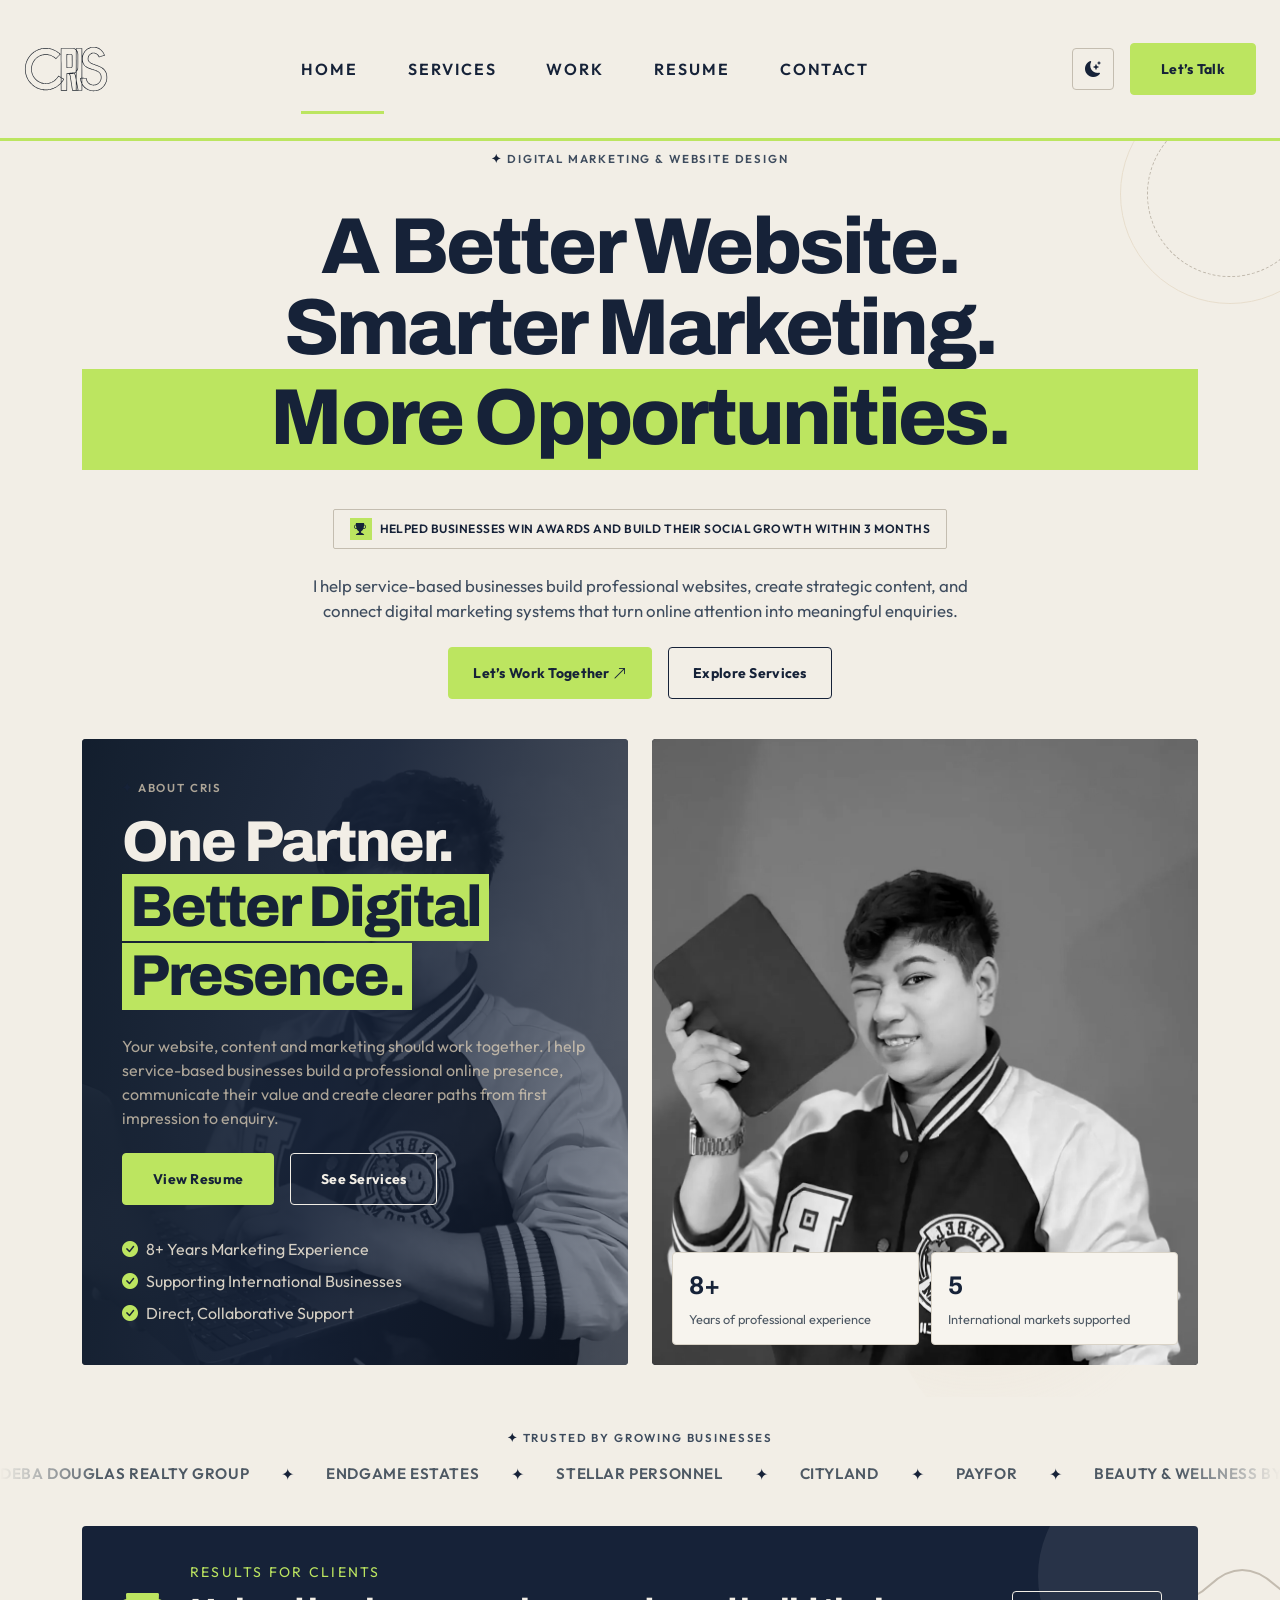
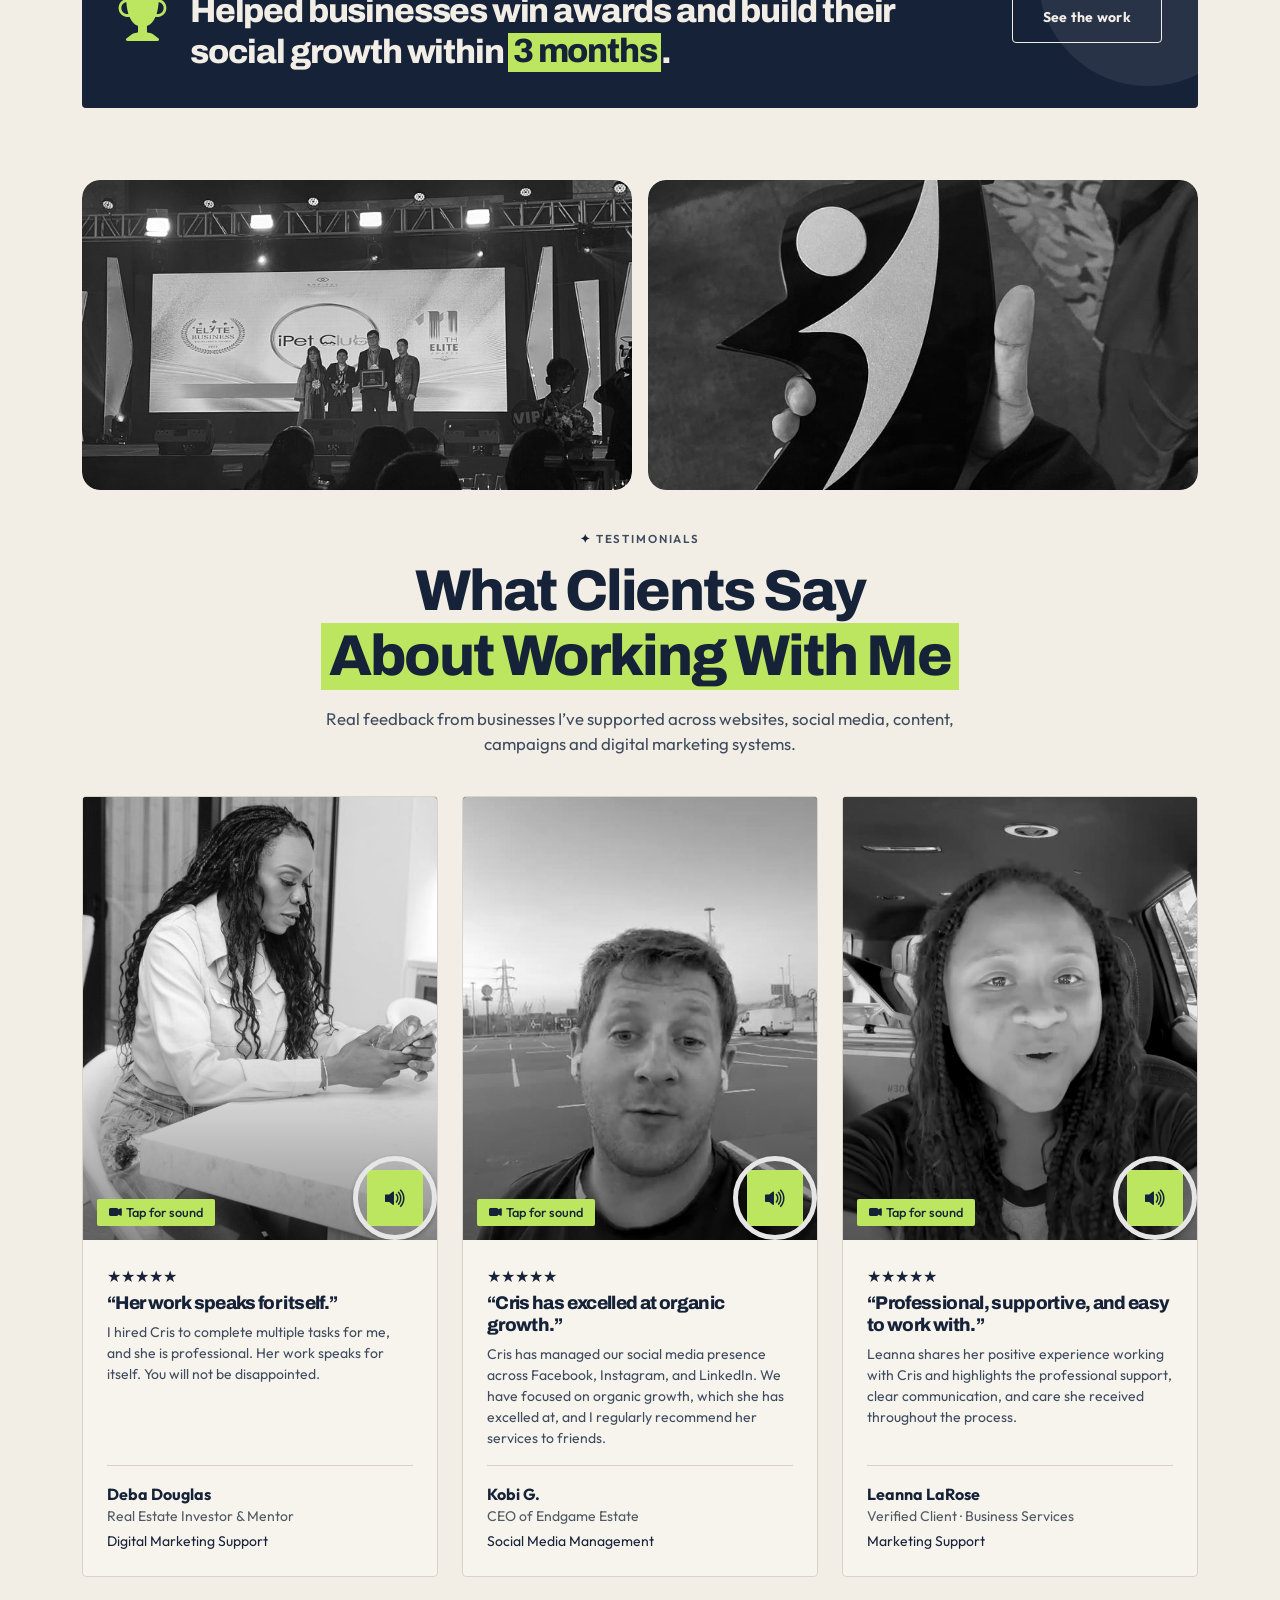
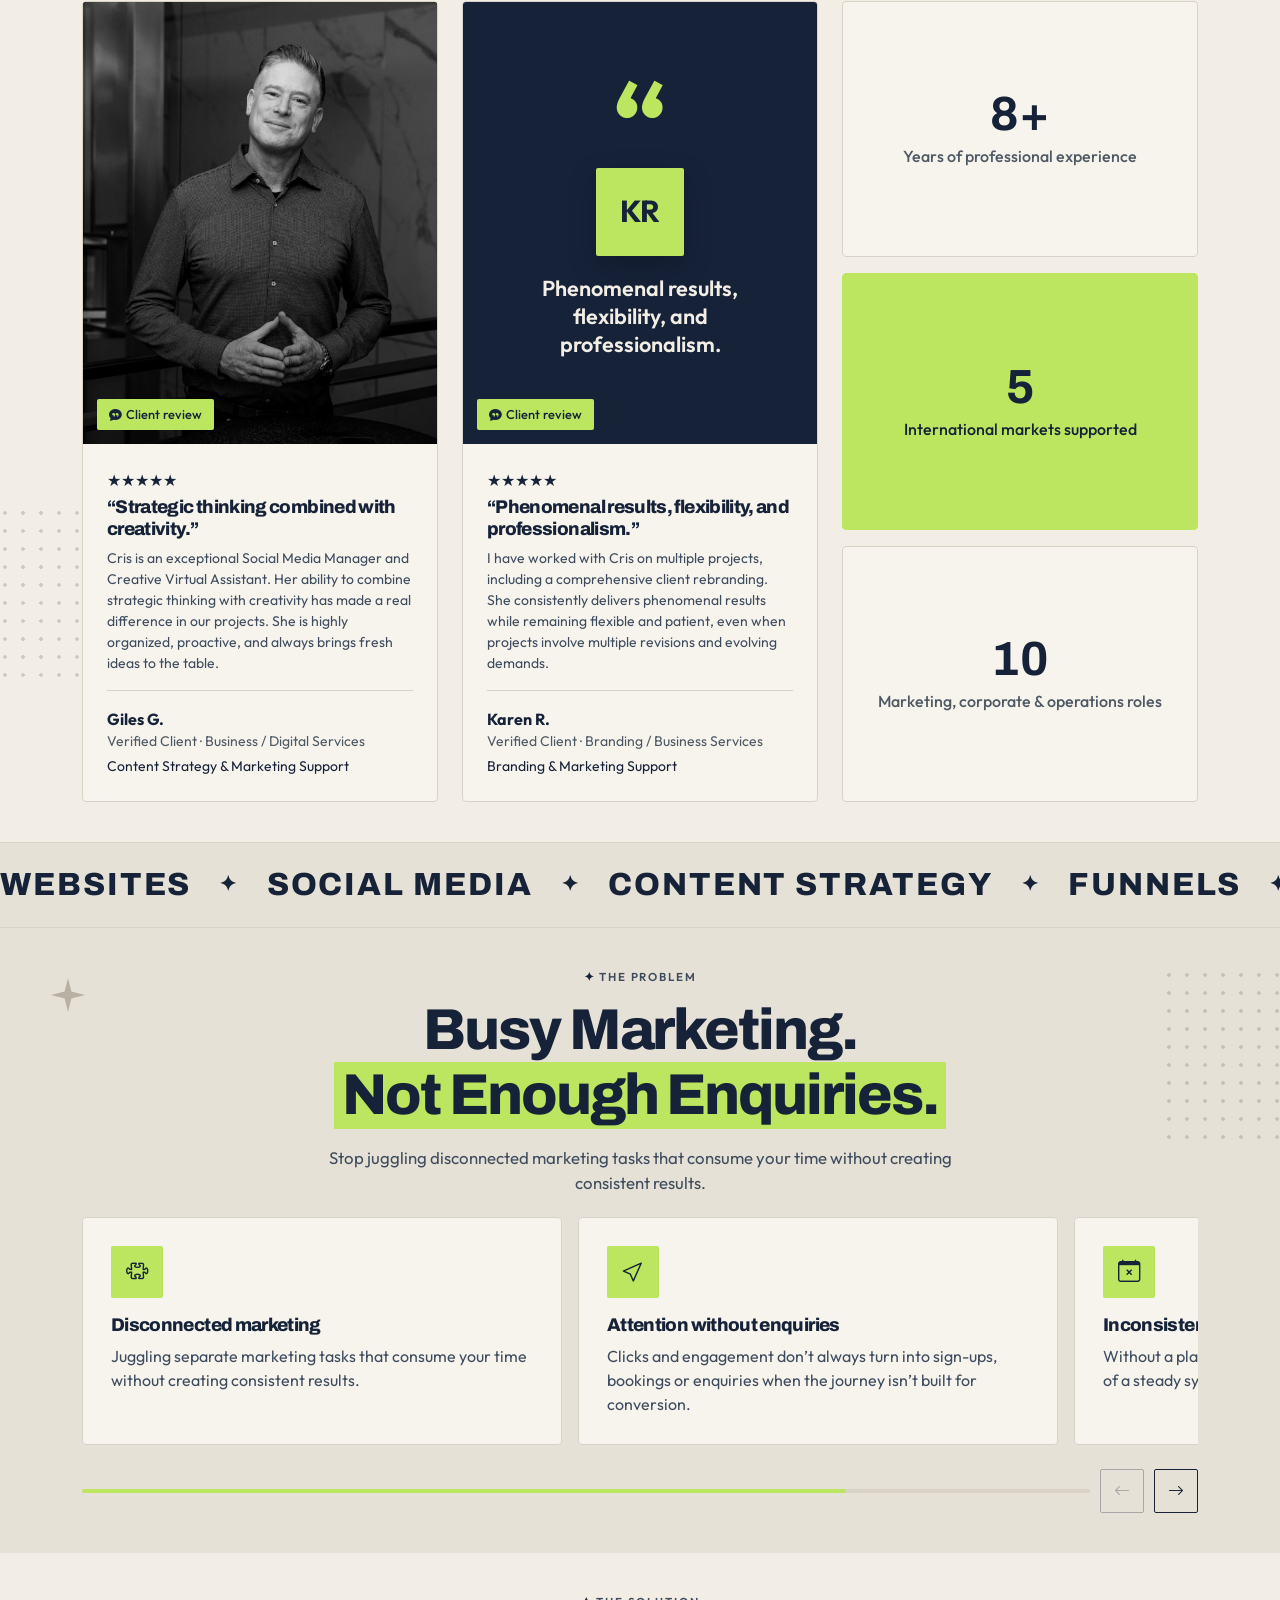
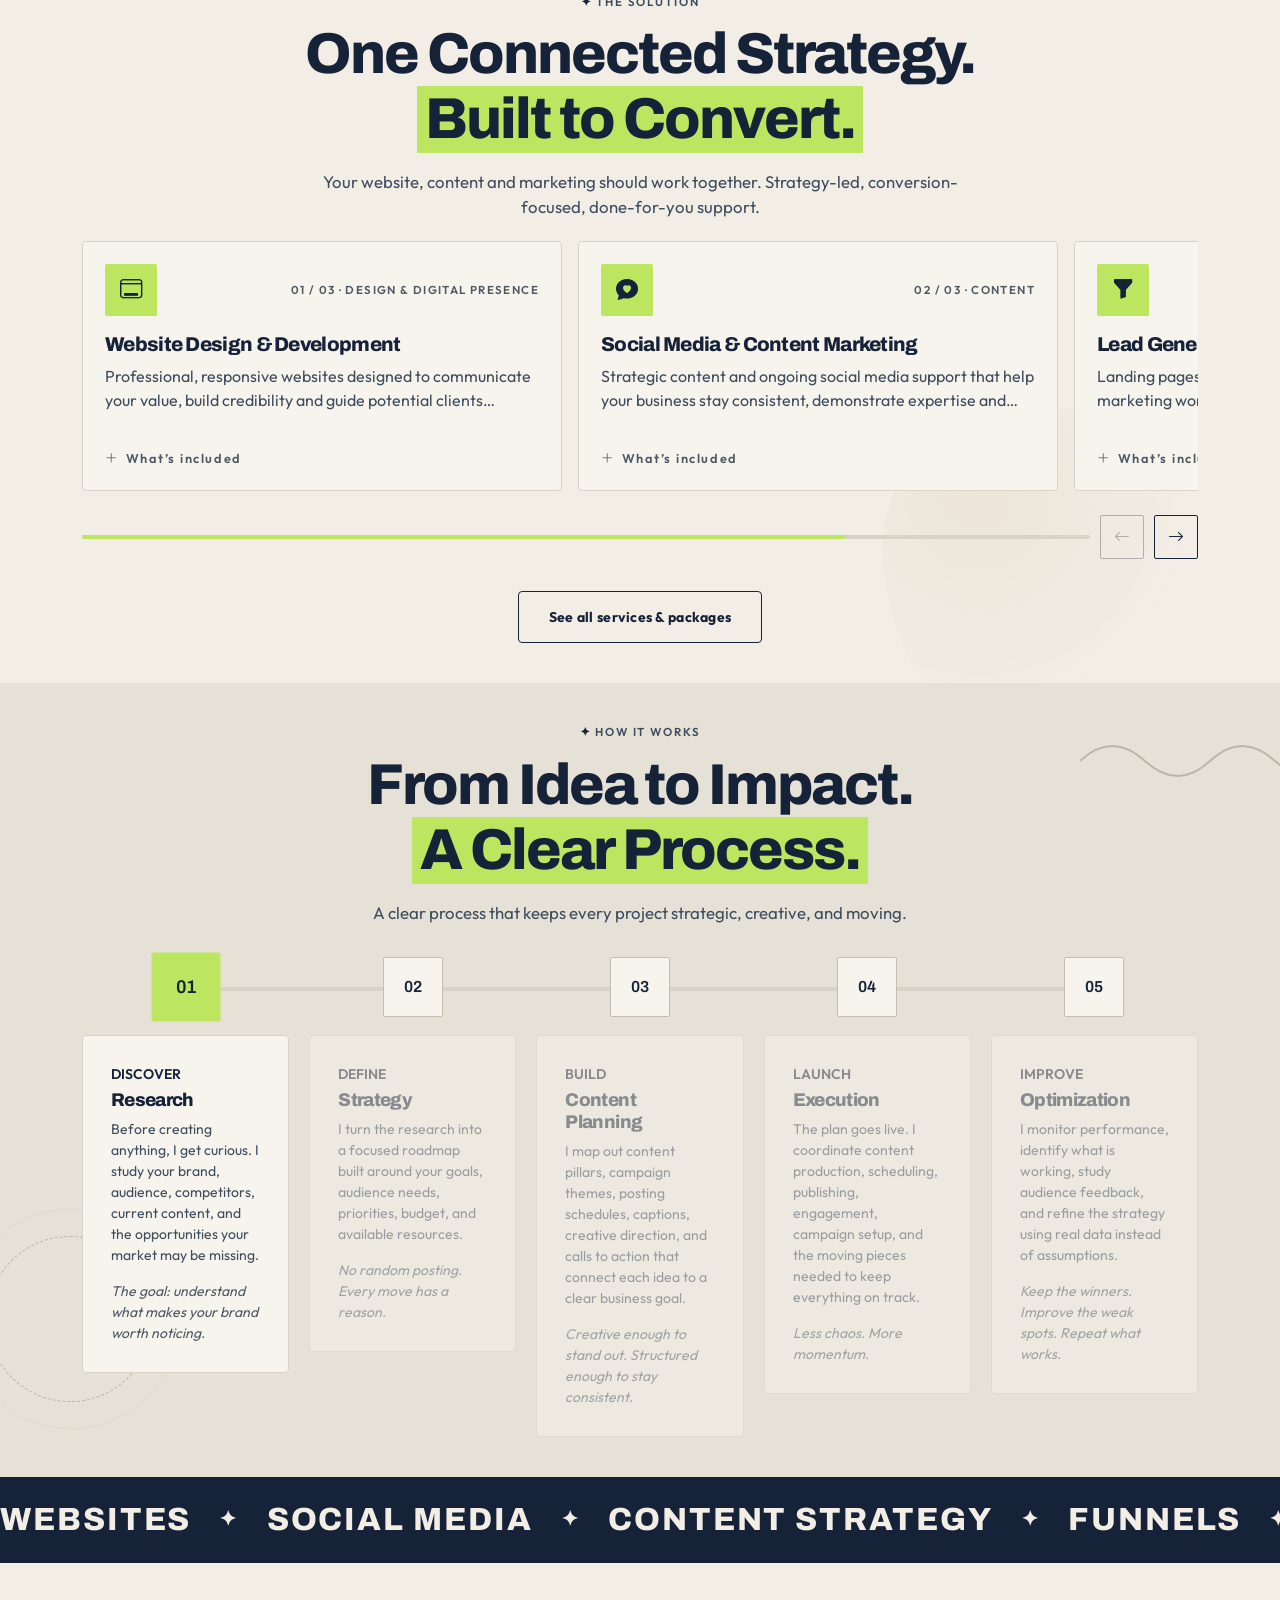
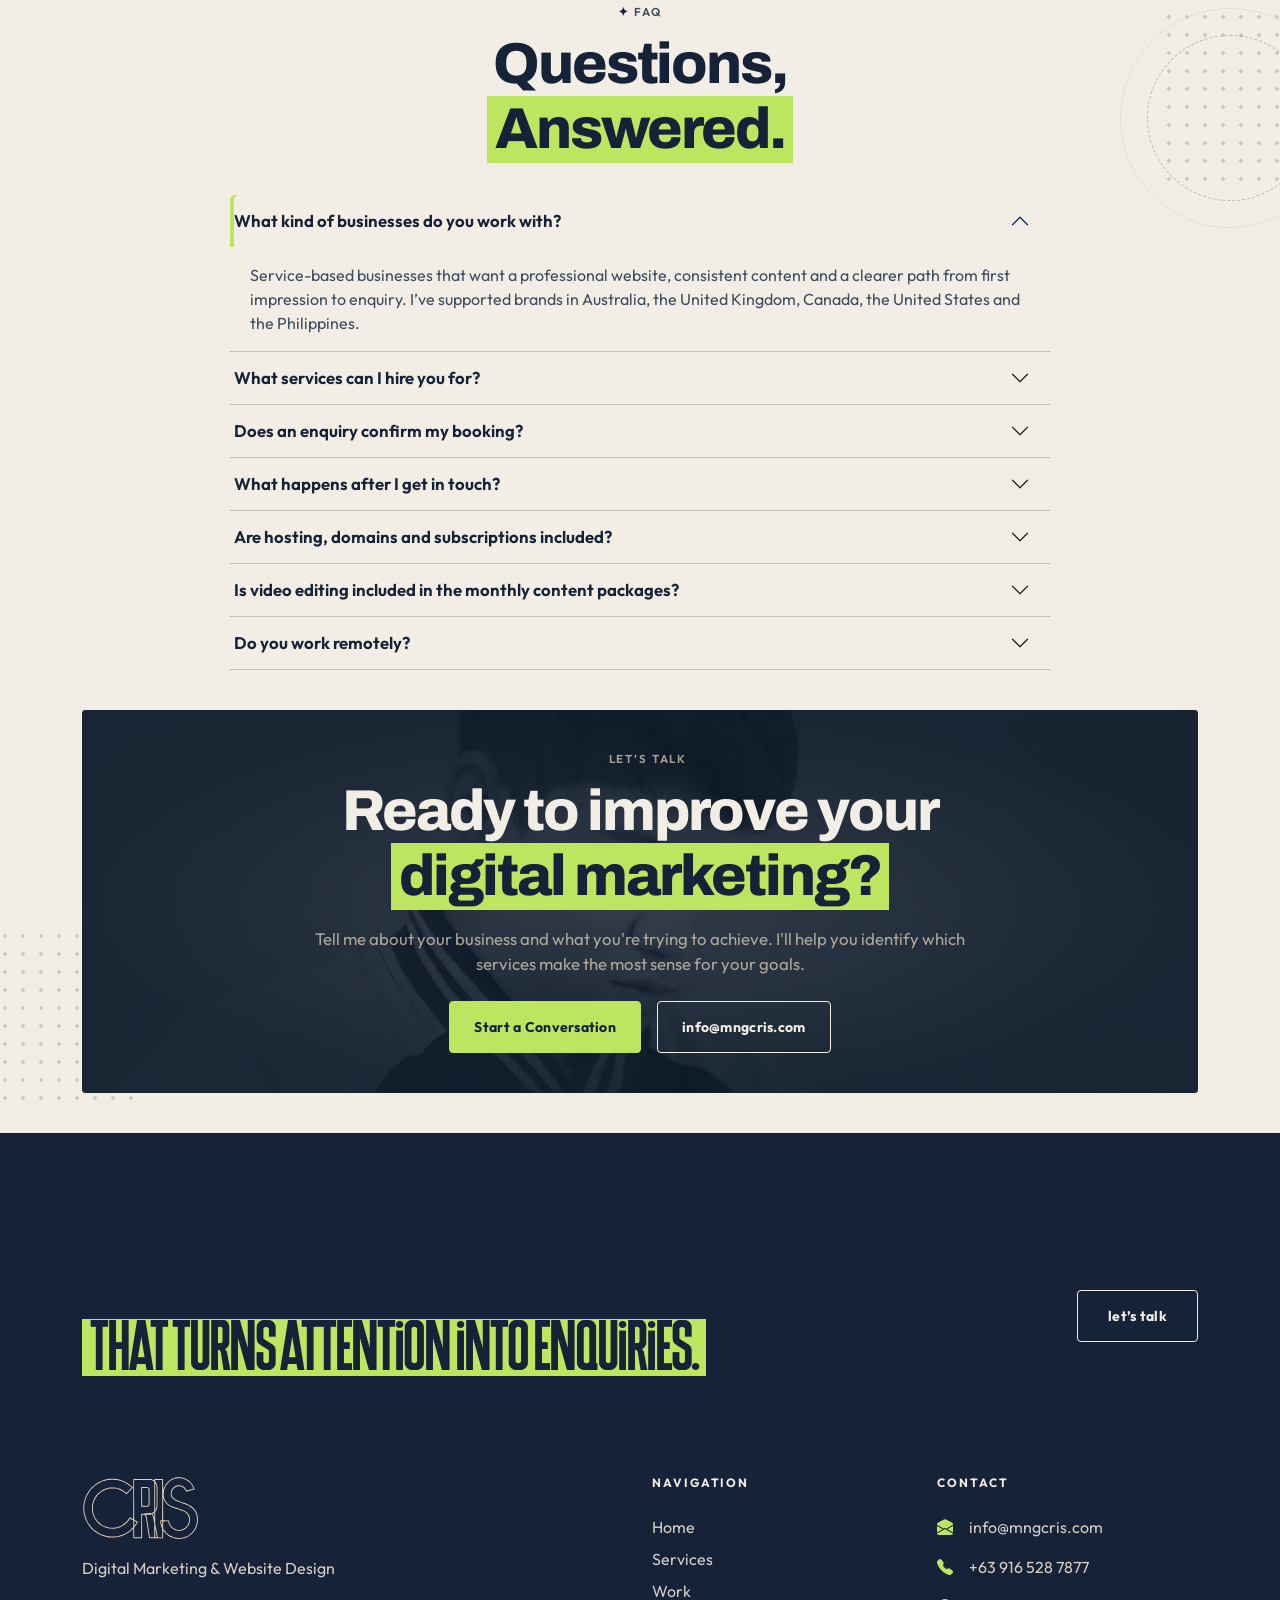
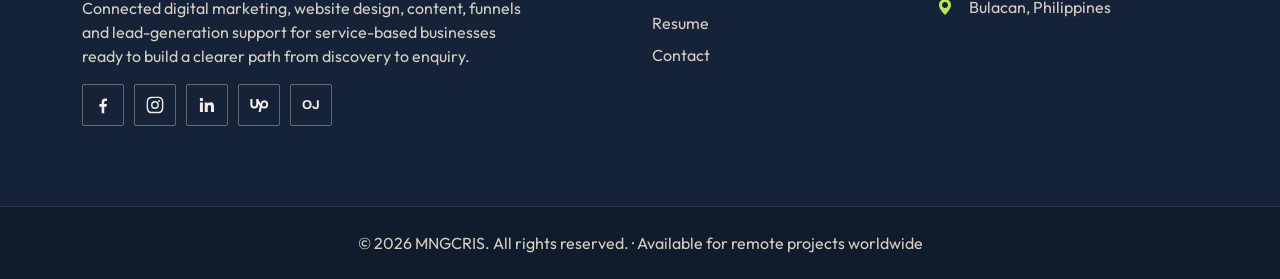
<file: index.html>
<!doctype html>
<html lang="en" data-bs-theme="light">
<head>
<script>(function(){try{var t=localStorage.getItem("theme");if(!t)t=matchMedia("(prefers-color-scheme: dark)").matches?"dark":"light";document.documentElement.setAttribute("data-theme",t);}catch(e){}})();</script>
<meta charset="UTF-8" /><meta name="viewport" content="width=device-width, initial-scale=1.0" />
<title>Cris Yap · Digital Marketing &amp; Website Design</title>
<meta name="description" content="Websites, content and digital marketing systems for service-based businesses." />
<link rel="stylesheet" href="assets/css/vendors/bootstrap.min.css" />
<link rel="stylesheet" href="assets/css/vendors/swiper-bundle.min.css" />
<link rel="stylesheet" href="assets/css/vendors/aos.css" />
<link rel="stylesheet" href="assets/css/vendors/odometer.css" />
<link rel="stylesheet" href="assets/css/vendors/magnific-popup.css" />
<link rel="stylesheet" href="assets/css/vendors/carouselTicker.css" />
<link rel="stylesheet" href="assets/fonts/bootstrap-icons/bootstrap-icons.min.css" />
<link rel="stylesheet" href="assets/fonts/boxicons/boxicons.min.css" />
<link rel="stylesheet" href="assets/fonts/fontawesome/fontawesome.min.css" />
<link rel="stylesheet" href="assets/fonts/fontawesome/brands.min.css" />
<link rel="stylesheet" href="assets/fonts/fontawesome/solid.min.css" />
<link rel="stylesheet" href="assets/css/main.css" />
<link rel="preconnect" href="https://fonts.googleapis.com" /><link rel="preconnect" href="https://fonts.gstatic.com" crossorigin />
<link rel="stylesheet" href="https://fonts.googleapis.com/css2?family=Archivo:wght@600;700;800&family=Outfit:wght@300;400;500;600;700&display=swap" />
<link rel="icon" href="favicon.ico?v=3" sizes="any" />
<link rel="icon" type="image/png" sizes="32x32" href="assets/imgs/favicon-32.png?v=3" />
<link rel="icon" type="image/png" sizes="192x192" href="assets/imgs/favicon-192.png?v=3" />
<link rel="apple-touch-icon" href="assets/imgs/apple-touch-icon.png?v=3" />
<link rel="stylesheet" href="assets/css/custom.css?v=9" />
<link rel="stylesheet" href="assets/css/fieldnotes.css?v=1" />
</head>
<body class="position-relative">
<header>
<nav class="navbar navbar-expand-lg py-0 z-5 tcmenu__wrap">
 <div class="d-flex p-4 custom-container mx-auto justify-content-between align-items-center w-100">
  <a class="navbar-brand main-logo d-flex align-items-center gap-2" href="index.html"><img src="assets/imgs/logo-cris-navy.svg" alt="CRIS" class="logo-nav logo-light" /><img src="assets/imgs/logo-cris-cream.svg" alt="" aria-hidden="true" class="logo-nav logo-dark" /></a>
  <div class="d-none d-lg-flex"><ul class="navbar-nav mx-auto gap-4 align-items-lg-center"><li class="nav-item"><a class="nav-link active text-primary" href="index.html">Home</a></li><li class="nav-item"><a class="nav-link" href="services.html">Services</a></li><li class="nav-item"><a class="nav-link" href="work.html">Work</a></li><li class="nav-item"><a class="nav-link" href="resume.html">Resume</a></li><li class="nav-item"><a class="nav-link" href="contact.html">Contact</a></li></ul></div>
  <div class="d-flex align-items-center gap-3">
   <button type="button" class="theme-toggle" aria-label="Toggle dark mode" title="Toggle dark mode"><i class="bi bi-moon-stars-fill tt-moon"></i><i class="bi bi-sun-fill tt-sun"></i></button>
   <a href="contact.html" class="btn btn-primary rounded-pill d-none d-md-block">Let’s Talk</a>
   <button class="btn btn-primary d-lg-none" type="button" data-bs-toggle="offcanvas" data-bs-target="#mobileNav" aria-label="Menu"><i class="bi bi-list"></i></button>
  </div>
 </div>
</nav>
<div class="offcanvas offcanvas-end" tabindex="-1" id="mobileNav"><div class="offcanvas-header"><img src="assets/imgs/logo-cris-navy.svg" alt="CRIS" class="logo-nav logo-light" /><img src="assets/imgs/logo-cris-cream.svg" alt="" aria-hidden="true" class="logo-nav logo-dark" /><button type="button" class="btn-close" data-bs-dismiss="offcanvas"></button></div>
<div class="offcanvas-body"><ul class="list-unstyled fs-4"><li><a class="nav-link" href="index.html">Home</a></li><li><a class="nav-link" href="services.html">Services</a></li><li><a class="nav-link" href="work.html">Work</a></li><li><a class="nav-link" href="resume.html">Resume</a></li><li><a class="nav-link" href="contact.html">Contact</a></li></ul><div class="socials mt-4"><a href="https://www.facebook.com/crisdoesdigital/" target="_blank" rel="noopener" aria-label="Facebook" title="Facebook"><svg viewBox="0 0 24 24" aria-hidden="true"><path fill="currentColor" d="M13.5 22v-8h2.7l.4-3.2h-3.1V8.8c0-.9.3-1.5 1.6-1.5h1.7V4.4c-.3 0-1.3-.1-2.4-.1-2.4 0-4 1.5-4 4.1v2.4H7.7V14h2.7v8h3.1z"/></svg></a><a href="https://www.instagram.com/onlycyaccount/" target="_blank" rel="noopener" aria-label="Instagram" title="Instagram"><svg viewBox="0 0 24 24" aria-hidden="true"><path fill="currentColor" d="M12 7.3A4.7 4.7 0 1 0 12 16.7 4.7 4.7 0 0 0 12 7.3zm0 7.7a3 3 0 1 1 0-6 3 3 0 0 1 0 6zm4.9-8.9a1.1 1.1 0 1 0 0 2.2 1.1 1.1 0 0 0 0-2.2zM12 3.6c2.7 0 3 0 4.1.1 2.7.1 4 1.4 4.1 4.1.1 1.1.1 1.4.1 4.1s0 3-.1 4.1c-.1 2.7-1.4 4-4.1 4.1-1.1.1-1.4.1-4.1.1s-3 0-4.1-.1c-2.7-.1-4-1.4-4.1-4.1C3.7 15 3.6 14.7 3.6 12s0-3 .1-4.1C3.8 5.2 5.1 3.9 7.9 3.8 9 3.6 9.3 3.6 12 3.6zM12 2C9.3 2 8.9 2 7.8 2.1 4.2 2.2 2.2 4.2 2.1 7.8 2 8.9 2 9.3 2 12s0 3.1.1 4.2c.1 3.6 2.1 5.6 5.7 5.7 1.1.1 1.5.1 4.2.1s3.1 0 4.2-.1c3.6-.1 5.6-2.1 5.7-5.7.1-1.1.1-1.5.1-4.2s0-3.1-.1-4.2c-.1-3.6-2.1-5.6-5.7-5.7C15.1 2 14.7 2 12 2z"/></svg></a><a href="https://www.linkedin.com/in/crisdoesdigital" target="_blank" rel="noopener" aria-label="LinkedIn" title="LinkedIn"><svg viewBox="0 0 24 24" aria-hidden="true"><path fill="currentColor" d="M20.4 20.5h-3.6v-5.6c0-1.3 0-3-1.8-3s-2.1 1.4-2.1 2.9v5.7H9.3V9h3.4v1.6c.5-.9 1.6-1.8 3.4-1.8 3.6 0 4.3 2.4 4.3 5.5v6.2zM5.3 7.4a2.1 2.1 0 1 1 0-4.2 2.1 2.1 0 0 1 0 4.2zM7.1 20.5H3.5V9h3.6v11.5z"/></svg></a><a href="https://www.upwork.com/freelancers/~010fc5639277ec315d?mp_source=share" target="_blank" rel="noopener" aria-label="Upwork" title="Upwork"><svg viewBox="0 0 24 24" aria-hidden="true"><path fill="currentColor" d="M18.6 13.9c-1 0-2-.4-2.8-1.1l.2-1v-.1c.2-1.1.8-2.9 2.6-2.9a2.6 2.6 0 0 1 0 5.1zm0-7.7c-2.4 0-4.2 1.5-4.9 4-1.1-1.7-2-3.7-2.5-5.4H8.7v6.6a2.3 2.3 0 0 1-4.6 0V4.8H1.6v6.6a4.8 4.8 0 0 0 9.6 0v-1.1c.5 1 1.1 2.1 1.8 3l-1.5 7.2h2.6l1.1-5.2c1 .6 2.1 1 3.4 1a5.1 5.1 0 0 0 0-10.1z"/></svg></a><a href="https://www.onlinejobs.ph/jobseekers/info/2772796" target="_blank" rel="noopener" aria-label="OnlineJobs.ph" title="OnlineJobs.ph"><span class="oj-badge" aria-hidden="true">OJ</span></a></div><div class="mt-4 d-flex align-items-center gap-3"><button type="button" class="theme-toggle" aria-label="Toggle dark mode" title="Toggle dark mode"><i class="bi bi-moon-stars-fill tt-moon"></i><i class="bi bi-sun-fill tt-sun"></i></button><span class="small">Light / dark mode</span></div></div></div>
</header>
<main>

<section class="hero pt-hero pb-5"><div class="container text-center">
<p class="sec-label"><span>✦</span> Digital Marketing & Website Design</p>
<h1 class="hero-title"><span class="line">A Better Website.</span><span class="line">Smarter Marketing.</span><span class="line text-muted-2">More Opportunities.</span></h1>
<div class="mt-3 hero-line-badge"><span class="hero-badge"><i class="bi bi-trophy-fill"></i>Helped businesses win awards and build their social growth within 3 months</span></div>
<p class="lead-sm mx-auto mt-4">I help service-based businesses build professional websites, create strategic content, and connect digital marketing systems that turn online attention into meaningful enquiries.</p>
<div class="d-flex flex-wrap gap-3 justify-content-center mt-4"><a href="contact.html" class="btn btn-primary rounded-pill px-4">Let’s Work Together <i class="bi bi-arrow-up-right"></i></a><a href="services.html" class="btn btn-outline-dark rounded-pill px-4">Explore Services</a></div>
</div>
<div class="container mt-6"><div class="row g-4">
<div class="col-lg-6"><div class="card-dark bg-photo bg-laptop h-100 d-flex flex-column">
<p class="sec-label text-start text-white-50 mb-3"><span>✦</span> About Cris</p>
<h2 class="text-white display-head text-start">One Partner.<br/><span class="text-white-50">Better Digital Presence.</span></h2>
<p class="text-white-50 mt-3">Your website, content and marketing should work together. I help service-based businesses build a professional online presence, communicate their value and create clearer paths from first impression to enquiry.</p>
<div class="d-flex flex-wrap gap-3 mt-2"><a href="resume.html" class="btn btn-primary rounded-pill">View Resume</a><a href="services.html" class="btn btn-light rounded-pill">See Services</a></div>
<div class="mt-auto pt-5"><ul class="list-unstyled text-white mb-0"><li class="mb-2"><i class="bi bi-check-circle-fill text-accent me-2"></i>8+ Years Marketing Experience</li><li class="mb-2"><i class="bi bi-check-circle-fill text-accent me-2"></i>Supporting International Businesses</li><li><i class="bi bi-check-circle-fill text-accent me-2"></i>Direct, Collaborative Support</li></ul></div>
</div></div>
<div class="col-lg-6"><div class="card-photo h-100"><picture><source srcset="assets/imgs/cris-tablet.webp" type="image/webp"/><img src="assets/imgs/cris-tablet.jpg" alt="Cris Yap holding up a tablet and winking" /></picture>
<div class="photo-stats"><div class="stat-pill"><strong class="count">8+</strong><span>Years of professional experience</span></div><div class="stat-pill"><strong class="count">5</strong><span>International markets supported</span></div></div></div></div>
</div></div></section>

<section class="pt-5 pb-6">
<div class="container"><p class="sec-label"><span>✦</span> Trusted by growing businesses</p></div>
<div class="ticker"><div class="ticker-track"><span class="ticker-item">Deba Douglas Realty Group</span><span class="text-accent">✦</span><span class="ticker-item">Endgame Estates</span><span class="text-accent">✦</span><span class="ticker-item">Stellar Personnel</span><span class="text-accent">✦</span><span class="ticker-item">Cityland</span><span class="text-accent">✦</span><span class="ticker-item">Payfor</span><span class="text-accent">✦</span><span class="ticker-item">Beauty &amp; Wellness by Melody</span><span class="text-accent">✦</span><span class="ticker-item">iPet Club</span><span class="text-accent">✦</span><span class="ticker-item">VendSafe</span><span class="text-accent">✦</span><span class="ticker-item">Leash</span><span class="text-accent">✦</span><span class="ticker-item">Lune &amp; Line</span><span class="text-accent">✦</span><span class="ticker-item">Casino Compare</span><span class="text-accent">✦</span><span class="ticker-item">National Air Transport</span><span class="text-accent">✦</span><span class="ticker-item">Staffing Solution.io</span><span class="text-accent">✦</span><span class="ticker-item">Felipe and Sons × The Lerato</span><span class="text-accent">✦</span><span class="ticker-item">Kurum Group of Company</span><span class="text-accent">✦</span><span class="ticker-item">Deba Douglas Realty Group</span><span class="text-accent">✦</span><span class="ticker-item">Endgame Estates</span><span class="text-accent">✦</span><span class="ticker-item">Stellar Personnel</span><span class="text-accent">✦</span><span class="ticker-item">Cityland</span><span class="text-accent">✦</span><span class="ticker-item">Payfor</span><span class="text-accent">✦</span><span class="ticker-item">Beauty &amp; Wellness by Melody</span><span class="text-accent">✦</span><span class="ticker-item">iPet Club</span><span class="text-accent">✦</span><span class="ticker-item">VendSafe</span><span class="text-accent">✦</span><span class="ticker-item">Leash</span><span class="text-accent">✦</span><span class="ticker-item">Lune &amp; Line</span><span class="text-accent">✦</span><span class="ticker-item">Casino Compare</span><span class="text-accent">✦</span><span class="ticker-item">National Air Transport</span><span class="text-accent">✦</span><span class="ticker-item">Staffing Solution.io</span><span class="text-accent">✦</span><span class="ticker-item">Felipe and Sons × The Lerato</span><span class="text-accent">✦</span><span class="ticker-item">Kurum Group of Company</span><span class="text-accent">✦</span></div></div>
<div class="container mt-6"><div class="award-card"><div class="row align-items-center g-4 position-relative" style="z-index:1"><div class="col-md-auto"><i class="bi bi-trophy-fill"></i></div><div class="col"><p class="small text-uppercase mb-2" style="letter-spacing:.08em;color:#cfe9da">Results for clients</p><h3 class="mb-0">Helped businesses win awards and build their social growth within <span class="hl">3 months</span>.</h3></div><div class="col-md-auto"><a href="work.html" class="btn btn-light rounded-pill">See the work</a></div></div></div></div>
<div class="container mt-6"><p class="sec-label"><span>✦</span> In action</p><div class="row g-3 gallery"><div class="col-md-6"><a href="assets/imgs/proof/ig-C1BdEjSyedT-1.jpg" target="_blank"><img loading="lazy" src="assets/imgs/proof/ig-C1BdEjSyedT-1.jpg" alt="iPet Club team receiving an award on stage"/></a></div><div class="col-md-6"><a href="assets/imgs/proof/ig-C1BdEjSyedT-2.jpg" target="_blank"><img loading="lazy" src="assets/imgs/proof/ig-C1BdEjSyedT-2.jpg" alt="Award trophy held up close"/></a></div></div></div>
<div class="container mt-6 text-center"><p class="sec-label"><span>✦</span> Testimonials</p><h2 class="display-head">What Clients Say<br/><span class="text-muted-2">About Working With Me</span></h2>
<p class="lead-sm mx-auto mt-3">Real feedback from businesses I’ve supported across websites, social media, content, campaigns and digital marketing systems.</p>
<div class="row g-4 mt-3 text-start"><div class="col-md-6 col-lg-4"><div class="soft-card video-card h-100 p-0 overflow-hidden"><button type="button" class="vid-thumb" data-video="assets/videos/deba.mp4" data-title="Deba Douglas" aria-label="Play Deba Douglas video testimonial with sound"><video class="card-vid" muted loop playsinline autoplay preload="metadata" poster="assets/videos/deba-poster.jpg" data-src="assets/videos/deba.mp4"></video><span class="play-btn"><i class="bi bi-volume-up-fill"></i></span><span class="vid-tag"><i class="bi bi-camera-video-fill me-1"></i>Tap for sound</span></button><div class="p-4 d-flex flex-column flex-grow-1"><div class="text-accent mb-1">★★★★★</div><h5>“Her work speaks for itself.”</h5><p class="small mb-3">I hired Cris to complete multiple tasks for me, and she is professional. Her work speaks for itself. You will not be disappointed.</p><div class="mt-auto pt-3 border-top"><strong>Deba Douglas</strong><div class="small text-secondary">Real Estate Investor &amp; Mentor</div><div class="small text-accent mt-1">Digital Marketing Support</div></div></div></div></div><div class="col-md-6 col-lg-4"><div class="soft-card video-card h-100 p-0 overflow-hidden"><button type="button" class="vid-thumb" data-video="assets/videos/kobi.mp4" data-title="Kobi G." aria-label="Play Kobi G. video testimonial with sound"><video class="card-vid" muted loop playsinline autoplay preload="metadata" poster="assets/videos/kobi-poster.jpg" data-src="assets/videos/kobi.mp4"></video><span class="play-btn"><i class="bi bi-volume-up-fill"></i></span><span class="vid-tag"><i class="bi bi-camera-video-fill me-1"></i>Tap for sound</span></button><div class="p-4 d-flex flex-column flex-grow-1"><div class="text-accent mb-1">★★★★★</div><h5>“Cris has excelled at organic growth.”</h5><p class="small mb-3">Cris has managed our social media presence across Facebook, Instagram, and LinkedIn. We have focused on organic growth, which she has excelled at, and I regularly recommend her services to friends.</p><div class="mt-auto pt-3 border-top"><strong>Kobi G.</strong><div class="small text-secondary">CEO of Endgame Estate</div><div class="small text-accent mt-1">Social Media Management</div></div></div></div></div><div class="col-md-6 col-lg-4"><div class="soft-card video-card h-100 p-0 overflow-hidden"><button type="button" class="vid-thumb" data-video="assets/videos/leanna.mp4" data-title="Leanna LaRose" aria-label="Play Leanna LaRose video testimonial with sound"><video class="card-vid" muted loop playsinline autoplay preload="metadata" poster="assets/videos/leanna-poster.jpg" data-src="assets/videos/leanna.mp4"></video><span class="play-btn"><i class="bi bi-volume-up-fill"></i></span><span class="vid-tag"><i class="bi bi-camera-video-fill me-1"></i>Tap for sound</span></button><div class="p-4 d-flex flex-column flex-grow-1"><div class="text-accent mb-1">★★★★★</div><h5>“Professional, supportive, and easy to work with.”</h5><p class="small mb-3">Leanna shares her positive experience working with Cris and highlights the professional support, clear communication, and care she received throughout the process.</p><div class="mt-auto pt-3 border-top"><strong>Leanna LaRose</strong><div class="small text-secondary">Verified Client · Business Services</div><div class="small text-accent mt-1">Marketing Support</div></div></div></div></div><div class="col-md-6 col-lg-4"><div class="soft-card video-card h-100 p-0 overflow-hidden"><div class="vid-thumb img-thumb"><img loading="lazy" src="assets/imgs/clients/giles.jpg" alt="Giles G."/><span class="vid-tag"><i class="bi bi-chat-quote-fill me-1"></i>Client review</span></div><div class="p-4 d-flex flex-column flex-grow-1"><div class="text-accent mb-1">★★★★★</div><h5>“Strategic thinking combined with creativity.”</h5><p class="small mb-3">Cris is an exceptional Social Media Manager and Creative Virtual Assistant. Her ability to combine strategic thinking with creativity has made a real difference in our projects. She is highly organized, proactive, and always brings fresh ideas to the table.</p><div class="mt-auto pt-3 border-top"><strong>Giles G.</strong><div class="small text-secondary">Verified Client · Business / Digital Services</div><div class="small text-accent mt-1">Content Strategy &amp; Marketing Support</div></div></div></div></div><div class="col-md-6 col-lg-4"><div class="soft-card video-card h-100 p-0 overflow-hidden"><div class="vid-thumb quote-thumb"><span class="q-mark">“</span><span class="q-ini">KR</span><span class="q-line">Phenomenal results, flexibility, and professionalism.</span><span class="vid-tag"><i class="bi bi-chat-quote-fill me-1"></i>Client review</span></div><div class="p-4 d-flex flex-column flex-grow-1"><div class="text-accent mb-1">★★★★★</div><h5>“Phenomenal results, flexibility, and professionalism.”</h5><p class="small mb-3">I have worked with Cris on multiple projects, including a comprehensive client rebranding. She consistently delivers phenomenal results while remaining flexible and patient, even when projects involve multiple revisions and evolving demands.</p><div class="mt-auto pt-3 border-top"><strong>Karen R.</strong><div class="small text-secondary">Verified Client · Branding / Business Services</div><div class="small text-accent mt-1">Branding &amp; Marketing Support</div></div></div></div></div><div class="modal fade" id="vidModal" tabindex="-1" aria-hidden="true"><div class="modal-dialog modal-dialog-centered vid-dialog"><div class="modal-content bg-black border-0 rounded-4 overflow-hidden"><div class="d-flex justify-content-between align-items-center px-3 py-2"><span class="text-white small fw-semibold" id="vidTitle"></span><button type="button" class="btn-close btn-close-white" data-bs-dismiss="modal" aria-label="Close"></button></div><video id="vidPlayer" class="w-100" controls playsinline preload="none"></video></div></div></div>
<div class="col-md-6 col-lg-4"><div class="stat-stack h-100">
<div class="stat-box"><div class="big-num count">8+</div><div class="stat-lbl">Years of professional experience</div></div>
<div class="stat-box stat-dark"><div class="big-num count">5</div><div class="stat-lbl">International markets supported</div></div>
<div class="stat-box"><div class="big-num count">10</div><div class="stat-lbl">Marketing, corporate &amp; operations roles</div></div>
</div></div></div></div></div>
</div></div></section>

<div class="band" aria-hidden="true"><div class="band-track"><span>Websites</span><span class="bd-star">✦</span><span>Social Media</span><span class="bd-star">✦</span><span>Content Strategy</span><span class="bd-star">✦</span><span>Funnels</span><span class="bd-star">✦</span><span>Lead Generation</span><span class="bd-star">✦</span><span>Video Editing</span><span class="bd-star">✦</span><span>Automation</span><span class="bd-star">✦</span><span>Websites</span><span class="bd-star">✦</span><span>Social Media</span><span class="bd-star">✦</span><span>Content Strategy</span><span class="bd-star">✦</span><span>Funnels</span><span class="bd-star">✦</span><span>Lead Generation</span><span class="bd-star">✦</span><span>Video Editing</span><span class="bd-star">✦</span><span>Automation</span><span class="bd-star">✦</span><span>Websites</span><span class="bd-star">✦</span><span>Social Media</span><span class="bd-star">✦</span><span>Content Strategy</span><span class="bd-star">✦</span><span>Funnels</span><span class="bd-star">✦</span><span>Lead Generation</span><span class="bd-star">✦</span><span>Video Editing</span><span class="bd-star">✦</span><span>Automation</span><span class="bd-star">✦</span><span>Websites</span><span class="bd-star">✦</span><span>Social Media</span><span class="bd-star">✦</span><span>Content Strategy</span><span class="bd-star">✦</span><span>Funnels</span><span class="bd-star">✦</span><span>Lead Generation</span><span class="bd-star">✦</span><span>Video Editing</span><span class="bd-star">✦</span><span>Automation</span><span class="bd-star">✦</span></div></div>
<section class="py-6 bg-soft"><div class="container text-center"><p class="sec-label"><span>✦</span> The problem</p><h2 class="display-head">Busy Marketing.<br/><span class="text-muted-2">Not Enough Enquiries.</span></h2>
<p class="lead-sm mx-auto mt-3">Stop juggling disconnected marketing tasks that consume your time without creating consistent results.</p>
<div class="row g-4 mt-3 text-start" data-hs><div class="col-md-4"><div class="soft-card h-100"><div class="icon-box"><i class="bi bi-puzzle"></i></div><h5 class="mt-3">Disconnected marketing</h5><p class="mb-0">Juggling separate marketing tasks that consume your time without creating consistent results.</p></div></div><div class="col-md-4"><div class="soft-card h-100"><div class="icon-box"><i class="bi bi-cursor"></i></div><h5 class="mt-3">Attention without enquiries</h5><p class="mb-0">Clicks and engagement don’t always turn into sign-ups, bookings or enquiries when the journey isn’t built for conversion.</p></div></div><div class="col-md-4"><div class="soft-card h-100"><div class="icon-box"><i class="bi bi-calendar-x"></i></div><h5 class="mt-3">Inconsistent presence</h5><p class="mb-0">Without a plan, content becomes random posting instead of a steady system that demonstrates your expertise.</p></div></div></div>
</div></section>

<section class="py-6"><div class="container text-center"><p class="sec-label"><span>✦</span> The solution</p><h2 class="display-head">One Connected Strategy.<br/><span class="text-muted-2">Built to Convert.</span></h2>
<p class="lead-sm mx-auto mt-3">Your website, content and marketing should work together. Strategy-led, conversion-focused, done-for-you support.</p>
<div class="row g-4 mt-3 text-start" data-hs><div class="col-lg-4"><div class="xcard" tabindex="0"><div class="xc-head"><span class="icon-box"><i class="bi bi-window-desktop"></i></span><span class="xc-tag">01 / 03 · Design & Digital Presence</span></div><h4 class="mt-3">Website Design & Development</h4><p class="xc-sum">Professional, responsive websites designed to communicate your value, build credibility and guide potential clients towards taking action.</p><div class="xc-more"><ul class="list-check"><li><i class="bi bi-check2 text-primary me-2"></i>Business and service websites</li><li><i class="bi bi-check2 text-primary me-2"></i>Website redesigns</li><li><i class="bi bi-check2 text-primary me-2"></i>Responsive layouts</li><li><i class="bi bi-check2 text-primary me-2"></i>Conversion-focused page structure</li></ul></div><span class="xc-hint"><i class="bi bi-plus-lg"></i> <span>What’s included</span></span></div></div><div class="col-lg-4"><div class="xcard" tabindex="0"><div class="xc-head"><span class="icon-box"><i class="bi bi-chat-heart-fill"></i></span><span class="xc-tag">02 / 03 · Content</span></div><h4 class="mt-3">Social Media & Content Marketing</h4><p class="xc-sum">Strategic content and ongoing social media support that help your business stay consistent, demonstrate expertise and build stronger audience relationships.</p><div class="xc-more"><ul class="list-check"><li><i class="bi bi-check2 text-primary me-2"></i>Social media management</li><li><i class="bi bi-check2 text-primary me-2"></i>Content strategy and calendars</li><li><i class="bi bi-check2 text-primary me-2"></i>Creative content production</li><li><i class="bi bi-check2 text-primary me-2"></i>Scheduling and performance reporting</li></ul></div><span class="xc-hint"><i class="bi bi-plus-lg"></i> <span>What’s included</span></span></div></div><div class="col-lg-4"><div class="xcard" tabindex="0"><div class="xc-head"><span class="icon-box"><i class="bi bi-funnel-fill"></i></span><span class="xc-tag">03 / 03 · Funnels & Conversion</span></div><h4 class="mt-3">Lead Generation & Marketing Systems</h4><p class="xc-sum">Landing pages, lead capture journeys and connected marketing workflows that make it easier for the right prospects to enquire, apply or book.</p><div class="xc-more"><ul class="list-check"><li><i class="bi bi-check2 text-primary me-2"></i>Lead generation landing pages</li><li><i class="bi bi-check2 text-primary me-2"></i>Marketing funnels and forms</li><li><i class="bi bi-check2 text-primary me-2"></i>Booking and follow-up workflows</li><li><i class="bi bi-check2 text-primary me-2"></i>Campaign conversion support</li></ul></div><span class="xc-hint"><i class="bi bi-plus-lg"></i> <span>What’s included</span></span></div></div></div>
<a href="services.html" class="btn btn-outline-dark rounded-pill mt-5">See all services &amp; packages</a>
</div></section>

<section class="py-6 bg-soft"><div class="container text-center"><p class="sec-label"><span>✦</span> How it works</p><h2 class="display-head">From Idea to Impact.<br/><span class="text-muted-2">A Clear Process.</span></h2>
<p class="lead-sm mx-auto mt-3">A clear process that keeps every project strategic, creative, and moving.</p>
<div class="flow mt-5 text-start" data-flow><div class="flow-track"><div class="flow-fill"></div><div class="flow-dot"></div></div>
<div class="flow-steps"><div class="flow-step" style="--i:0"><div class="flow-node"><span>01</span></div><div class="soft-card flow-card"><p class="small text-accent fw-semibold mb-1">DISCOVER</p><h5>Research</h5><p class="small">Before creating anything, I get curious. I study your brand, audience, competitors, current content, and the opportunities your market may be missing.</p><p class="small fst-italic mb-0 text-secondary">The goal: understand what makes your brand worth noticing.</p></div></div><div class="flow-step" style="--i:1"><div class="flow-node"><span>02</span></div><div class="soft-card flow-card"><p class="small text-accent fw-semibold mb-1">DEFINE</p><h5>Strategy</h5><p class="small">I turn the research into a focused roadmap built around your goals, audience needs, priorities, budget, and available resources.</p><p class="small fst-italic mb-0 text-secondary">No random posting. Every move has a reason.</p></div></div><div class="flow-step" style="--i:2"><div class="flow-node"><span>03</span></div><div class="soft-card flow-card"><p class="small text-accent fw-semibold mb-1">BUILD</p><h5>Content Planning</h5><p class="small">I map out content pillars, campaign themes, posting schedules, captions, creative direction, and calls to action that connect each idea to a clear business goal.</p><p class="small fst-italic mb-0 text-secondary">Creative enough to stand out. Structured enough to stay consistent.</p></div></div><div class="flow-step" style="--i:3"><div class="flow-node"><span>04</span></div><div class="soft-card flow-card"><p class="small text-accent fw-semibold mb-1">LAUNCH</p><h5>Execution</h5><p class="small">The plan goes live. I coordinate content production, scheduling, publishing, engagement, campaign setup, and the moving pieces needed to keep everything on track.</p><p class="small fst-italic mb-0 text-secondary">Less chaos. More momentum.</p></div></div><div class="flow-step" style="--i:4"><div class="flow-node"><span>05</span></div><div class="soft-card flow-card"><p class="small text-accent fw-semibold mb-1">IMPROVE</p><h5>Optimization</h5><p class="small">I monitor performance, identify what is working, study audience feedback, and refine the strategy using real data instead of assumptions.</p><p class="small fst-italic mb-0 text-secondary">Keep the winners. Improve the weak spots. Repeat what works.</p></div></div></div></div></div>
</div></section>

<div class="band band-dark" aria-hidden="true"><div class="band-track"><span>Websites</span><span class="bd-star">✦</span><span>Social Media</span><span class="bd-star">✦</span><span>Content Strategy</span><span class="bd-star">✦</span><span>Funnels</span><span class="bd-star">✦</span><span>Lead Generation</span><span class="bd-star">✦</span><span>Video Editing</span><span class="bd-star">✦</span><span>Automation</span><span class="bd-star">✦</span><span>Websites</span><span class="bd-star">✦</span><span>Social Media</span><span class="bd-star">✦</span><span>Content Strategy</span><span class="bd-star">✦</span><span>Funnels</span><span class="bd-star">✦</span><span>Lead Generation</span><span class="bd-star">✦</span><span>Video Editing</span><span class="bd-star">✦</span><span>Automation</span><span class="bd-star">✦</span><span>Websites</span><span class="bd-star">✦</span><span>Social Media</span><span class="bd-star">✦</span><span>Content Strategy</span><span class="bd-star">✦</span><span>Funnels</span><span class="bd-star">✦</span><span>Lead Generation</span><span class="bd-star">✦</span><span>Video Editing</span><span class="bd-star">✦</span><span>Automation</span><span class="bd-star">✦</span><span>Websites</span><span class="bd-star">✦</span><span>Social Media</span><span class="bd-star">✦</span><span>Content Strategy</span><span class="bd-star">✦</span><span>Funnels</span><span class="bd-star">✦</span><span>Lead Generation</span><span class="bd-star">✦</span><span>Video Editing</span><span class="bd-star">✦</span><span>Automation</span><span class="bd-star">✦</span></div></div>
<section class="py-6"><div class="container">
<div class="text-center"><p class="sec-label"><span>✦</span> FAQ</p><h2 class="display-head">Questions,<br/><span class="text-muted-2">Answered.</span></h2></div>
<div class="accordion faq mt-5 mx-auto" id="faq"><div class="accordion-item"><h3 class="accordion-header"><button class="accordion-button " type="button" data-bs-toggle="collapse" data-bs-target="#f0">What kind of businesses do you work with?</button></h3><div id="f0" class="accordion-collapse collapse show" data-bs-parent="#faq"><div class="accordion-body">Service-based businesses that want a professional website, consistent content and a clearer path from first impression to enquiry. I’ve supported brands in Australia, the United Kingdom, Canada, the United States and the Philippines.</div></div></div><div class="accordion-item"><h3 class="accordion-header"><button class="accordion-button collapsed" type="button" data-bs-toggle="collapse" data-bs-target="#f1">What services can I hire you for?</button></h3><div id="f1" class="accordion-collapse collapse " data-bs-parent="#faq"><div class="accordion-body">Monthly social media content, social media management, website redesigns and new builds, website updates, funnels and landing pages, video editing, email and automation integration, and dedicated marketing support. See the <a href="services.html">Services page</a> for each package.</div></div></div><div class="accordion-item"><h3 class="accordion-header"><button class="accordion-button collapsed" type="button" data-bs-toggle="collapse" data-bs-target="#f2">Does an enquiry confirm my booking?</button></h3><div id="f2" class="accordion-collapse collapse " data-bs-parent="#faq"><div class="accordion-body">No. An enquiry does not automatically confirm a booking. Your request is reviewed first, then the scope, timeline and deliverables are confirmed before work begins.</div></div></div><div class="accordion-item"><h3 class="accordion-header"><button class="accordion-button collapsed" type="button" data-bs-toggle="collapse" data-bs-target="#f3">What happens after I get in touch?</button></h3><div id="f3" class="accordion-collapse collapse " data-bs-parent="#faq"><div class="accordion-body">Submit your enquiry → scope review → project confirmation with a clear scope, timeline and agreement → work and delivery with progress updates.</div></div></div><div class="accordion-item"><h3 class="accordion-header"><button class="accordion-button collapsed" type="button" data-bs-toggle="collapse" data-bs-target="#f4">Are hosting, domains and subscriptions included?</button></h3><div id="f4" class="accordion-collapse collapse " data-bs-parent="#faq"><div class="accordion-body">Hosting, domains, subscriptions, stock assets and third-party platform requirements are confirmed separately when needed.</div></div></div><div class="accordion-item"><h3 class="accordion-header"><button class="accordion-button collapsed" type="button" data-bs-toggle="collapse" data-bs-target="#f5">Is video editing included in the monthly content packages?</button></h3><div id="f5" class="accordion-collapse collapse " data-bs-parent="#faq"><div class="accordion-body">No. Video creation and editing are quoted separately as their own projects.</div></div></div><div class="accordion-item"><h3 class="accordion-header"><button class="accordion-button collapsed" type="button" data-bs-toggle="collapse" data-bs-target="#f6">Do you work remotely?</button></h3><div id="f6" class="accordion-collapse collapse " data-bs-parent="#faq"><div class="accordion-body">Yes. I’m based in Bulacan, Philippines, and available for remote projects worldwide.</div></div></div></div>
</div></section>

<section class="pb-6"><div class="container"><div class="card-dark bg-photo bg-stylus text-center py-6">
<p class="sec-label text-white-50"><span>✦</span> Let’s talk</p>
<h2 class="display-head text-white">Ready to improve your<br/><span class="text-white-50">digital marketing?</span></h2>
<p class="text-white-50 mx-auto lead-sm mt-3">Tell me about your business and what you're trying to achieve. I'll help you identify which services make the most sense for your goals.</p>
<div class="d-flex flex-wrap gap-3 justify-content-center mt-4"><a href="contact.html" class="btn btn-primary rounded-pill px-4">Start a Conversation</a><a href="mailto:info@mngcris.com" class="btn btn-light rounded-pill px-4">info@mngcris.com</a></div>
</div></div></section>
</main>
<footer>
 <div class="footer-home1 bg-black bg-dark-black pt-120 position-relative overflow-hidden">
  <div class="container mb-10"><div class="row"><div class="col-12 d-flex flex-wrap align-items-center gap-4">
   <h2 class="text-white display-head mb-0">Let’s build a connected digital system<br/><span class="text-white-50">that turns attention into enquiries.</span></h2>
   <a href="contact.html" class="btn btn-light btn-lg rounded-pill ms-lg-auto">let’s talk</a>
  </div></div></div>
  <div class="container pb-120"><div class="row">
   <div class="col-lg-5 mb-5 mb-lg-0">
    <img src="assets/imgs/logo-cris-cream.svg" alt="CRIS" class="logo-foot mb-3" /><p class="text-secondary">Digital Marketing &amp; Website Design</p>
    <p class="mt-3 text-secondary">Connected digital marketing, website design, content, funnels and lead-generation support for service-based businesses ready to build a clearer path from discovery to enquiry.</p>
    <div class="socials socials-dark mt-3"><a href="https://www.facebook.com/crisdoesdigital/" target="_blank" rel="noopener" aria-label="Facebook" title="Facebook"><svg viewBox="0 0 24 24" aria-hidden="true"><path fill="currentColor" d="M13.5 22v-8h2.7l.4-3.2h-3.1V8.8c0-.9.3-1.5 1.6-1.5h1.7V4.4c-.3 0-1.3-.1-2.4-.1-2.4 0-4 1.5-4 4.1v2.4H7.7V14h2.7v8h3.1z"/></svg></a><a href="https://www.instagram.com/onlycyaccount/" target="_blank" rel="noopener" aria-label="Instagram" title="Instagram"><svg viewBox="0 0 24 24" aria-hidden="true"><path fill="currentColor" d="M12 7.3A4.7 4.7 0 1 0 12 16.7 4.7 4.7 0 0 0 12 7.3zm0 7.7a3 3 0 1 1 0-6 3 3 0 0 1 0 6zm4.9-8.9a1.1 1.1 0 1 0 0 2.2 1.1 1.1 0 0 0 0-2.2zM12 3.6c2.7 0 3 0 4.1.1 2.7.1 4 1.4 4.1 4.1.1 1.1.1 1.4.1 4.1s0 3-.1 4.1c-.1 2.7-1.4 4-4.1 4.1-1.1.1-1.4.1-4.1.1s-3 0-4.1-.1c-2.7-.1-4-1.4-4.1-4.1C3.7 15 3.6 14.7 3.6 12s0-3 .1-4.1C3.8 5.2 5.1 3.9 7.9 3.8 9 3.6 9.3 3.6 12 3.6zM12 2C9.3 2 8.9 2 7.8 2.1 4.2 2.2 2.2 4.2 2.1 7.8 2 8.9 2 9.3 2 12s0 3.1.1 4.2c.1 3.6 2.1 5.6 5.7 5.7 1.1.1 1.5.1 4.2.1s3.1 0 4.2-.1c3.6-.1 5.6-2.1 5.7-5.7.1-1.1.1-1.5.1-4.2s0-3.1-.1-4.2c-.1-3.6-2.1-5.6-5.7-5.7C15.1 2 14.7 2 12 2z"/></svg></a><a href="https://www.linkedin.com/in/crisdoesdigital" target="_blank" rel="noopener" aria-label="LinkedIn" title="LinkedIn"><svg viewBox="0 0 24 24" aria-hidden="true"><path fill="currentColor" d="M20.4 20.5h-3.6v-5.6c0-1.3 0-3-1.8-3s-2.1 1.4-2.1 2.9v5.7H9.3V9h3.4v1.6c.5-.9 1.6-1.8 3.4-1.8 3.6 0 4.3 2.4 4.3 5.5v6.2zM5.3 7.4a2.1 2.1 0 1 1 0-4.2 2.1 2.1 0 0 1 0 4.2zM7.1 20.5H3.5V9h3.6v11.5z"/></svg></a><a href="https://www.upwork.com/freelancers/~010fc5639277ec315d?mp_source=share" target="_blank" rel="noopener" aria-label="Upwork" title="Upwork"><svg viewBox="0 0 24 24" aria-hidden="true"><path fill="currentColor" d="M18.6 13.9c-1 0-2-.4-2.8-1.1l.2-1v-.1c.2-1.1.8-2.9 2.6-2.9a2.6 2.6 0 0 1 0 5.1zm0-7.7c-2.4 0-4.2 1.5-4.9 4-1.1-1.7-2-3.7-2.5-5.4H8.7v6.6a2.3 2.3 0 0 1-4.6 0V4.8H1.6v6.6a4.8 4.8 0 0 0 9.6 0v-1.1c.5 1 1.1 2.1 1.8 3l-1.5 7.2h2.6l1.1-5.2c1 .6 2.1 1 3.4 1a5.1 5.1 0 0 0 0-10.1z"/></svg></a><a href="https://www.onlinejobs.ph/jobseekers/info/2772796" target="_blank" rel="noopener" aria-label="OnlineJobs.ph" title="OnlineJobs.ph"><span class="oj-badge" aria-hidden="true">OJ</span></a></div>
   </div>
   <div class="col-lg-3 col-6 offset-lg-1"><h4 class="text-white mb-4">Navigation</h4><ul class="list-unstyled">
    <li class="mb-2"><a class="text-secondary" href="index.html">Home</a></li><li class="mb-2"><a class="text-secondary" href="services.html">Services</a></li><li class="mb-2"><a class="text-secondary" href="work.html">Work</a></li><li class="mb-2"><a class="text-secondary" href="resume.html">Resume</a></li><li class="mb-2"><a class="text-secondary" href="contact.html">Contact</a></li></ul></div>
   <div class="col-lg-3 col-6"><h4 class="text-white mb-4">Contact</h4>
    <a href="mailto:info@mngcris.com" class="d-flex mb-3 text-secondary"><i class="bi bi-envelope-open-fill me-3 text-white"></i>info@mngcris.com</a>
    <a href="tel:+639165287877" class="d-flex mb-3 text-secondary"><i class="bi bi-telephone-fill me-3 text-white"></i>+63 916 528 7877</a>
    <p class="d-flex text-secondary"><i class="bi bi-geo-alt-fill me-3 text-white"></i>Bulacan, Philippines</p></div>
  </div></div>
 </div>
 <div class="bg-dark py-4 text-center"><p class="mb-0 text-secondary">© <span id="yr"></span> MNGCRIS. All rights reserved. · Available for remote projects worldwide</p></div>
</footer>
<button type="button" class="to-top" aria-label="Back to top"><svg viewBox="0 0 48 48"><circle cx="24" cy="24" r="21" class="tt-bg"/><circle cx="24" cy="24" r="21" class="tt-ring"/></svg><i class="bi bi-arrow-up"></i></button>
<script src="assets/js/vendors/jquery-3.7.1.min.js"></script>
<script src="assets/js/vendors/bootstrap.bundle.min.js"></script>
<script src="assets/js/vendors/swiper-bundle.min.js"></script>
<script src="assets/js/vendors/aos.js"></script>
<script src="assets/js/vendors/wow.min.js"></script>
<script src="assets/js/vendors/jquery.appear.js"></script>
<script src="assets/js/vendors/jquery.odometer.min.js"></script>
<script src="assets/js/vendors/jquery.magnific-popup.min.js"></script>
<script src="assets/js/vendors/jquery.carouselTicker.min.js"></script>
<script src="assets/js/vendors/imagesloaded.pkgd.min.js"></script>
<script src="assets/js/vendors/isotope.pkgd.min.js"></script>
<script src="assets/js/main.js"></script>
<script src="assets/js/anim.js?v=9"></script>
<script>document.getElementById('yr').textContent=new Date().getFullYear();</script>
</body></html>
</file>
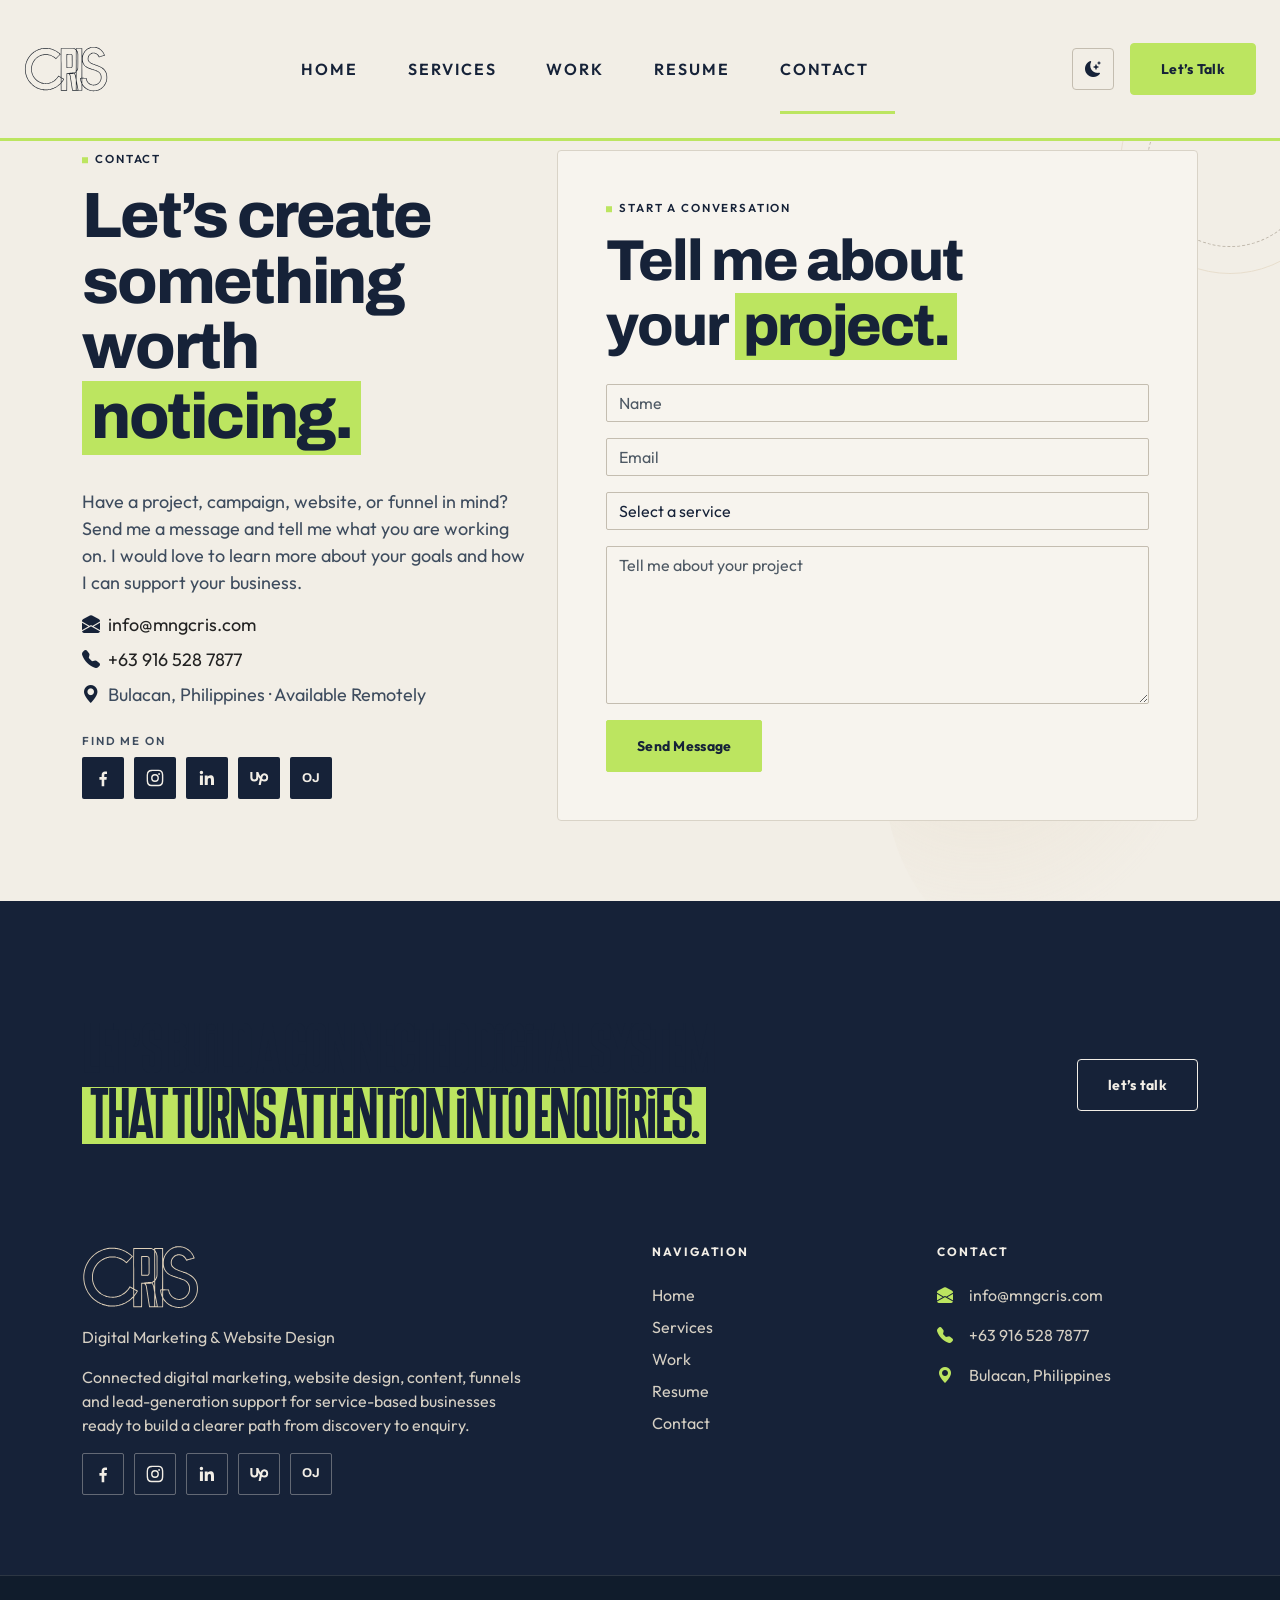
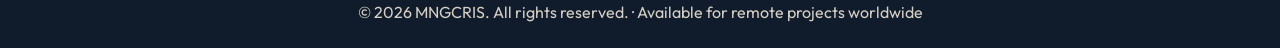
<file: contact.html>
<!doctype html>
<html lang="en" data-bs-theme="light">
<head>
<script>(function(){try{var t=localStorage.getItem("theme");if(!t)t=matchMedia("(prefers-color-scheme: dark)").matches?"dark":"light";document.documentElement.setAttribute("data-theme",t);}catch(e){}})();</script>
<meta charset="UTF-8" /><meta name="viewport" content="width=device-width, initial-scale=1.0" />
<title>Contact · MNGCRIS</title>
<meta name="description" content="Get in touch about your website, content or marketing project." />
<link rel="stylesheet" href="assets/css/vendors/bootstrap.min.css" />
<link rel="stylesheet" href="assets/css/vendors/swiper-bundle.min.css" />
<link rel="stylesheet" href="assets/css/vendors/aos.css" />
<link rel="stylesheet" href="assets/css/vendors/odometer.css" />
<link rel="stylesheet" href="assets/css/vendors/magnific-popup.css" />
<link rel="stylesheet" href="assets/css/vendors/carouselTicker.css" />
<link rel="stylesheet" href="assets/fonts/bootstrap-icons/bootstrap-icons.min.css" />
<link rel="stylesheet" href="assets/fonts/boxicons/boxicons.min.css" />
<link rel="stylesheet" href="assets/fonts/fontawesome/fontawesome.min.css" />
<link rel="stylesheet" href="assets/fonts/fontawesome/brands.min.css" />
<link rel="stylesheet" href="assets/fonts/fontawesome/solid.min.css" />
<link rel="stylesheet" href="assets/css/main.css" />
<link rel="preconnect" href="https://fonts.googleapis.com" /><link rel="preconnect" href="https://fonts.gstatic.com" crossorigin />
<link rel="stylesheet" href="https://fonts.googleapis.com/css2?family=Archivo:wght@600;700;800&family=Outfit:wght@300;400;500;600;700&display=swap" />
<link rel="icon" href="favicon.ico?v=3" sizes="any" />
<link rel="icon" type="image/png" sizes="32x32" href="assets/imgs/favicon-32.png?v=3" />
<link rel="icon" type="image/png" sizes="192x192" href="assets/imgs/favicon-192.png?v=3" />
<link rel="apple-touch-icon" href="assets/imgs/apple-touch-icon.png?v=3" />
<link rel="stylesheet" href="assets/css/custom.css?v=9" />
<link rel="stylesheet" href="assets/css/fieldnotes.css?v=1" />
</head>
<body class="position-relative">
<header>
<nav class="navbar navbar-expand-lg py-0 z-5 tcmenu__wrap">
 <div class="d-flex p-4 custom-container mx-auto justify-content-between align-items-center w-100">
  <a class="navbar-brand main-logo d-flex align-items-center gap-2" href="index.html"><img src="assets/imgs/logo-cris-navy.svg" alt="CRIS" class="logo-nav logo-light" /><img src="assets/imgs/logo-cris-cream.svg" alt="" aria-hidden="true" class="logo-nav logo-dark" /></a>
  <div class="d-none d-lg-flex"><ul class="navbar-nav mx-auto gap-4 align-items-lg-center"><li class="nav-item"><a class="nav-link" href="index.html">Home</a></li><li class="nav-item"><a class="nav-link" href="services.html">Services</a></li><li class="nav-item"><a class="nav-link" href="work.html">Work</a></li><li class="nav-item"><a class="nav-link" href="resume.html">Resume</a></li><li class="nav-item"><a class="nav-link active text-primary" href="contact.html">Contact</a></li></ul></div>
  <div class="d-flex align-items-center gap-3">
   <button type="button" class="theme-toggle" aria-label="Toggle dark mode" title="Toggle dark mode"><i class="bi bi-moon-stars-fill tt-moon"></i><i class="bi bi-sun-fill tt-sun"></i></button>
   <a href="contact.html" class="btn btn-primary rounded-pill d-none d-md-block">Let’s Talk</a>
   <button class="btn btn-primary d-lg-none" type="button" data-bs-toggle="offcanvas" data-bs-target="#mobileNav" aria-label="Menu"><i class="bi bi-list"></i></button>
  </div>
 </div>
</nav>
<div class="offcanvas offcanvas-end" tabindex="-1" id="mobileNav"><div class="offcanvas-header"><img src="assets/imgs/logo-cris-navy.svg" alt="CRIS" class="logo-nav logo-light" /><img src="assets/imgs/logo-cris-cream.svg" alt="" aria-hidden="true" class="logo-nav logo-dark" /><button type="button" class="btn-close" data-bs-dismiss="offcanvas"></button></div>
<div class="offcanvas-body"><ul class="list-unstyled fs-4"><li><a class="nav-link" href="index.html">Home</a></li><li><a class="nav-link" href="services.html">Services</a></li><li><a class="nav-link" href="work.html">Work</a></li><li><a class="nav-link" href="resume.html">Resume</a></li><li><a class="nav-link" href="contact.html">Contact</a></li></ul><div class="socials mt-4"><a href="https://www.facebook.com/crisdoesdigital/" target="_blank" rel="noopener" aria-label="Facebook" title="Facebook"><svg viewBox="0 0 24 24" aria-hidden="true"><path fill="currentColor" d="M13.5 22v-8h2.7l.4-3.2h-3.1V8.8c0-.9.3-1.5 1.6-1.5h1.7V4.4c-.3 0-1.3-.1-2.4-.1-2.4 0-4 1.5-4 4.1v2.4H7.7V14h2.7v8h3.1z"/></svg></a><a href="https://www.instagram.com/onlycyaccount/" target="_blank" rel="noopener" aria-label="Instagram" title="Instagram"><svg viewBox="0 0 24 24" aria-hidden="true"><path fill="currentColor" d="M12 7.3A4.7 4.7 0 1 0 12 16.7 4.7 4.7 0 0 0 12 7.3zm0 7.7a3 3 0 1 1 0-6 3 3 0 0 1 0 6zm4.9-8.9a1.1 1.1 0 1 0 0 2.2 1.1 1.1 0 0 0 0-2.2zM12 3.6c2.7 0 3 0 4.1.1 2.7.1 4 1.4 4.1 4.1.1 1.1.1 1.4.1 4.1s0 3-.1 4.1c-.1 2.7-1.4 4-4.1 4.1-1.1.1-1.4.1-4.1.1s-3 0-4.1-.1c-2.7-.1-4-1.4-4.1-4.1C3.7 15 3.6 14.7 3.6 12s0-3 .1-4.1C3.8 5.2 5.1 3.9 7.9 3.8 9 3.6 9.3 3.6 12 3.6zM12 2C9.3 2 8.9 2 7.8 2.1 4.2 2.2 2.2 4.2 2.1 7.8 2 8.9 2 9.3 2 12s0 3.1.1 4.2c.1 3.6 2.1 5.6 5.7 5.7 1.1.1 1.5.1 4.2.1s3.1 0 4.2-.1c3.6-.1 5.6-2.1 5.7-5.7.1-1.1.1-1.5.1-4.2s0-3.1-.1-4.2c-.1-3.6-2.1-5.6-5.7-5.7C15.1 2 14.7 2 12 2z"/></svg></a><a href="https://www.linkedin.com/in/crisdoesdigital" target="_blank" rel="noopener" aria-label="LinkedIn" title="LinkedIn"><svg viewBox="0 0 24 24" aria-hidden="true"><path fill="currentColor" d="M20.4 20.5h-3.6v-5.6c0-1.3 0-3-1.8-3s-2.1 1.4-2.1 2.9v5.7H9.3V9h3.4v1.6c.5-.9 1.6-1.8 3.4-1.8 3.6 0 4.3 2.4 4.3 5.5v6.2zM5.3 7.4a2.1 2.1 0 1 1 0-4.2 2.1 2.1 0 0 1 0 4.2zM7.1 20.5H3.5V9h3.6v11.5z"/></svg></a><a href="https://www.upwork.com/freelancers/~010fc5639277ec315d?mp_source=share" target="_blank" rel="noopener" aria-label="Upwork" title="Upwork"><svg viewBox="0 0 24 24" aria-hidden="true"><path fill="currentColor" d="M18.6 13.9c-1 0-2-.4-2.8-1.1l.2-1v-.1c.2-1.1.8-2.9 2.6-2.9a2.6 2.6 0 0 1 0 5.1zm0-7.7c-2.4 0-4.2 1.5-4.9 4-1.1-1.7-2-3.7-2.5-5.4H8.7v6.6a2.3 2.3 0 0 1-4.6 0V4.8H1.6v6.6a4.8 4.8 0 0 0 9.6 0v-1.1c.5 1 1.1 2.1 1.8 3l-1.5 7.2h2.6l1.1-5.2c1 .6 2.1 1 3.4 1a5.1 5.1 0 0 0 0-10.1z"/></svg></a><a href="https://www.onlinejobs.ph/jobseekers/info/2772796" target="_blank" rel="noopener" aria-label="OnlineJobs.ph" title="OnlineJobs.ph"><span class="oj-badge" aria-hidden="true">OJ</span></a></div><div class="mt-4 d-flex align-items-center gap-3"><button type="button" class="theme-toggle" aria-label="Toggle dark mode" title="Toggle dark mode"><i class="bi bi-moon-stars-fill tt-moon"></i><i class="bi bi-sun-fill tt-sun"></i></button><span class="small">Light / dark mode</span></div></div></div>
</header>
<main>
<section class="pt-250 pb-120"><div class="container"><div class="row g-6">
<div class="col-lg-5"><div class="text-primary fw-normal fs-7 text-uppercase text-decoration-underline">Contact</div><h1 class="ds-3 fw-bold mt-3">Let’s create something worth <span class="hl">noticing.</span></h1>
<p class="fs-5">Have a project, campaign, website, or funnel in mind? Send me a message and tell me what you are working on. I would love to learn more about your goals and how I can support your business.</p>
<a href="mailto:info@mngcris.com" class="d-block fs-5 mb-2"><i class="bi bi-envelope-open-fill text-primary me-2"></i>info@mngcris.com</a>
<a href="tel:+639165287877" class="d-block fs-5 mb-2"><i class="bi bi-telephone-fill text-primary me-2"></i>+63 916 528 7877</a>
<p class="fs-5"><i class="bi bi-geo-alt-fill text-primary me-2"></i>Bulacan, Philippines · Available Remotely</p><p class="sec-label text-start mt-4 mb-2">Find me on</p><div class="socials "><a href="https://www.facebook.com/crisdoesdigital/" target="_blank" rel="noopener" aria-label="Facebook" title="Facebook"><svg viewBox="0 0 24 24" aria-hidden="true"><path fill="currentColor" d="M13.5 22v-8h2.7l.4-3.2h-3.1V8.8c0-.9.3-1.5 1.6-1.5h1.7V4.4c-.3 0-1.3-.1-2.4-.1-2.4 0-4 1.5-4 4.1v2.4H7.7V14h2.7v8h3.1z"/></svg></a><a href="https://www.instagram.com/onlycyaccount/" target="_blank" rel="noopener" aria-label="Instagram" title="Instagram"><svg viewBox="0 0 24 24" aria-hidden="true"><path fill="currentColor" d="M12 7.3A4.7 4.7 0 1 0 12 16.7 4.7 4.7 0 0 0 12 7.3zm0 7.7a3 3 0 1 1 0-6 3 3 0 0 1 0 6zm4.9-8.9a1.1 1.1 0 1 0 0 2.2 1.1 1.1 0 0 0 0-2.2zM12 3.6c2.7 0 3 0 4.1.1 2.7.1 4 1.4 4.1 4.1.1 1.1.1 1.4.1 4.1s0 3-.1 4.1c-.1 2.7-1.4 4-4.1 4.1-1.1.1-1.4.1-4.1.1s-3 0-4.1-.1c-2.7-.1-4-1.4-4.1-4.1C3.7 15 3.6 14.7 3.6 12s0-3 .1-4.1C3.8 5.2 5.1 3.9 7.9 3.8 9 3.6 9.3 3.6 12 3.6zM12 2C9.3 2 8.9 2 7.8 2.1 4.2 2.2 2.2 4.2 2.1 7.8 2 8.9 2 9.3 2 12s0 3.1.1 4.2c.1 3.6 2.1 5.6 5.7 5.7 1.1.1 1.5.1 4.2.1s3.1 0 4.2-.1c3.6-.1 5.6-2.1 5.7-5.7.1-1.1.1-1.5.1-4.2s0-3.1-.1-4.2c-.1-3.6-2.1-5.6-5.7-5.7C15.1 2 14.7 2 12 2z"/></svg></a><a href="https://www.linkedin.com/in/crisdoesdigital" target="_blank" rel="noopener" aria-label="LinkedIn" title="LinkedIn"><svg viewBox="0 0 24 24" aria-hidden="true"><path fill="currentColor" d="M20.4 20.5h-3.6v-5.6c0-1.3 0-3-1.8-3s-2.1 1.4-2.1 2.9v5.7H9.3V9h3.4v1.6c.5-.9 1.6-1.8 3.4-1.8 3.6 0 4.3 2.4 4.3 5.5v6.2zM5.3 7.4a2.1 2.1 0 1 1 0-4.2 2.1 2.1 0 0 1 0 4.2zM7.1 20.5H3.5V9h3.6v11.5z"/></svg></a><a href="https://www.upwork.com/freelancers/~010fc5639277ec315d?mp_source=share" target="_blank" rel="noopener" aria-label="Upwork" title="Upwork"><svg viewBox="0 0 24 24" aria-hidden="true"><path fill="currentColor" d="M18.6 13.9c-1 0-2-.4-2.8-1.1l.2-1v-.1c.2-1.1.8-2.9 2.6-2.9a2.6 2.6 0 0 1 0 5.1zm0-7.7c-2.4 0-4.2 1.5-4.9 4-1.1-1.7-2-3.7-2.5-5.4H8.7v6.6a2.3 2.3 0 0 1-4.6 0V4.8H1.6v6.6a4.8 4.8 0 0 0 9.6 0v-1.1c.5 1 1.1 2.1 1.8 3l-1.5 7.2h2.6l1.1-5.2c1 .6 2.1 1 3.4 1a5.1 5.1 0 0 0 0-10.1z"/></svg></a><a href="https://www.onlinejobs.ph/jobseekers/info/2772796" target="_blank" rel="noopener" aria-label="OnlineJobs.ph" title="OnlineJobs.ph"><span class="oj-badge" aria-hidden="true">OJ</span></a></div></div>
<div class="col-lg-7"><div class="p-7 rounded-4 bg-secondary-1"><div class="text-primary fw-normal fs-7 text-uppercase text-decoration-underline">Start a conversation</div><h2 class="display-head mt-3">Tell me about your <span class="hl">project.</span></h2>
<form id="contactForm" class="mt-4">
<input class="form-control mb-3" name="name" placeholder="Name" required />
<input class="form-control mb-3" type="email" name="email" placeholder="Email" required />
<select class="form-select mb-3" name="service" required><option value="">Select a service</option><option>Social Media Management</option><option>Turnkey Website Launch</option><option>Funnel Design</option><option>Hourly Marketing Support</option><option>Content &amp; Creative Strategy</option><option>Lead Generation</option><option>Paid Advertising</option><option>Email Marketing</option><option>Marketing Operations</option><option>Other Marketing Support</option></select>
<textarea class="form-control mb-3" name="message" rows="6" placeholder="Tell me about your project" required></textarea>
<button type="submit" class="btn btn-dark">Send Message</button></form></div></div></div></div></section>
<script>
document.getElementById('contactForm').addEventListener('submit',function(e){e.preventDefault();var f=e.target;
var b='Name: '+f.name.value+'\nEmail: '+f.email.value+'\nService: '+f.service.value+'\n\n'+f.message.value;
location.href='mailto:info@mngcris.com?subject='+encodeURIComponent('Project enquiry: '+f.service.value)+'&body='+encodeURIComponent(b);});
</script></main>
<footer>
 <div class="footer-home1 bg-black bg-dark-black pt-120 position-relative overflow-hidden">
  <div class="container mb-10"><div class="row"><div class="col-12 d-flex flex-wrap align-items-center gap-4">
   <h2 class="text-white display-head mb-0">Let’s build a connected digital system<br/><span class="text-white-50">that turns attention into enquiries.</span></h2>
   <a href="contact.html" class="btn btn-light btn-lg rounded-pill ms-lg-auto">let’s talk</a>
  </div></div></div>
  <div class="container pb-120"><div class="row">
   <div class="col-lg-5 mb-5 mb-lg-0">
    <img src="assets/imgs/logo-cris-cream.svg" alt="CRIS" class="logo-foot mb-3" /><p class="text-secondary">Digital Marketing &amp; Website Design</p>
    <p class="mt-3 text-secondary">Connected digital marketing, website design, content, funnels and lead-generation support for service-based businesses ready to build a clearer path from discovery to enquiry.</p>
    <div class="socials socials-dark mt-3"><a href="https://www.facebook.com/crisdoesdigital/" target="_blank" rel="noopener" aria-label="Facebook" title="Facebook"><svg viewBox="0 0 24 24" aria-hidden="true"><path fill="currentColor" d="M13.5 22v-8h2.7l.4-3.2h-3.1V8.8c0-.9.3-1.5 1.6-1.5h1.7V4.4c-.3 0-1.3-.1-2.4-.1-2.4 0-4 1.5-4 4.1v2.4H7.7V14h2.7v8h3.1z"/></svg></a><a href="https://www.instagram.com/onlycyaccount/" target="_blank" rel="noopener" aria-label="Instagram" title="Instagram"><svg viewBox="0 0 24 24" aria-hidden="true"><path fill="currentColor" d="M12 7.3A4.7 4.7 0 1 0 12 16.7 4.7 4.7 0 0 0 12 7.3zm0 7.7a3 3 0 1 1 0-6 3 3 0 0 1 0 6zm4.9-8.9a1.1 1.1 0 1 0 0 2.2 1.1 1.1 0 0 0 0-2.2zM12 3.6c2.7 0 3 0 4.1.1 2.7.1 4 1.4 4.1 4.1.1 1.1.1 1.4.1 4.1s0 3-.1 4.1c-.1 2.7-1.4 4-4.1 4.1-1.1.1-1.4.1-4.1.1s-3 0-4.1-.1c-2.7-.1-4-1.4-4.1-4.1C3.7 15 3.6 14.7 3.6 12s0-3 .1-4.1C3.8 5.2 5.1 3.9 7.9 3.8 9 3.6 9.3 3.6 12 3.6zM12 2C9.3 2 8.9 2 7.8 2.1 4.2 2.2 2.2 4.2 2.1 7.8 2 8.9 2 9.3 2 12s0 3.1.1 4.2c.1 3.6 2.1 5.6 5.7 5.7 1.1.1 1.5.1 4.2.1s3.1 0 4.2-.1c3.6-.1 5.6-2.1 5.7-5.7.1-1.1.1-1.5.1-4.2s0-3.1-.1-4.2c-.1-3.6-2.1-5.6-5.7-5.7C15.1 2 14.7 2 12 2z"/></svg></a><a href="https://www.linkedin.com/in/crisdoesdigital" target="_blank" rel="noopener" aria-label="LinkedIn" title="LinkedIn"><svg viewBox="0 0 24 24" aria-hidden="true"><path fill="currentColor" d="M20.4 20.5h-3.6v-5.6c0-1.3 0-3-1.8-3s-2.1 1.4-2.1 2.9v5.7H9.3V9h3.4v1.6c.5-.9 1.6-1.8 3.4-1.8 3.6 0 4.3 2.4 4.3 5.5v6.2zM5.3 7.4a2.1 2.1 0 1 1 0-4.2 2.1 2.1 0 0 1 0 4.2zM7.1 20.5H3.5V9h3.6v11.5z"/></svg></a><a href="https://www.upwork.com/freelancers/~010fc5639277ec315d?mp_source=share" target="_blank" rel="noopener" aria-label="Upwork" title="Upwork"><svg viewBox="0 0 24 24" aria-hidden="true"><path fill="currentColor" d="M18.6 13.9c-1 0-2-.4-2.8-1.1l.2-1v-.1c.2-1.1.8-2.9 2.6-2.9a2.6 2.6 0 0 1 0 5.1zm0-7.7c-2.4 0-4.2 1.5-4.9 4-1.1-1.7-2-3.7-2.5-5.4H8.7v6.6a2.3 2.3 0 0 1-4.6 0V4.8H1.6v6.6a4.8 4.8 0 0 0 9.6 0v-1.1c.5 1 1.1 2.1 1.8 3l-1.5 7.2h2.6l1.1-5.2c1 .6 2.1 1 3.4 1a5.1 5.1 0 0 0 0-10.1z"/></svg></a><a href="https://www.onlinejobs.ph/jobseekers/info/2772796" target="_blank" rel="noopener" aria-label="OnlineJobs.ph" title="OnlineJobs.ph"><span class="oj-badge" aria-hidden="true">OJ</span></a></div>
   </div>
   <div class="col-lg-3 col-6 offset-lg-1"><h4 class="text-white mb-4">Navigation</h4><ul class="list-unstyled">
    <li class="mb-2"><a class="text-secondary" href="index.html">Home</a></li><li class="mb-2"><a class="text-secondary" href="services.html">Services</a></li><li class="mb-2"><a class="text-secondary" href="work.html">Work</a></li><li class="mb-2"><a class="text-secondary" href="resume.html">Resume</a></li><li class="mb-2"><a class="text-secondary" href="contact.html">Contact</a></li></ul></div>
   <div class="col-lg-3 col-6"><h4 class="text-white mb-4">Contact</h4>
    <a href="mailto:info@mngcris.com" class="d-flex mb-3 text-secondary"><i class="bi bi-envelope-open-fill me-3 text-white"></i>info@mngcris.com</a>
    <a href="tel:+639165287877" class="d-flex mb-3 text-secondary"><i class="bi bi-telephone-fill me-3 text-white"></i>+63 916 528 7877</a>
    <p class="d-flex text-secondary"><i class="bi bi-geo-alt-fill me-3 text-white"></i>Bulacan, Philippines</p></div>
  </div></div>
 </div>
 <div class="bg-dark py-4 text-center"><p class="mb-0 text-secondary">© <span id="yr"></span> MNGCRIS. All rights reserved. · Available for remote projects worldwide</p></div>
</footer>
<button type="button" class="to-top" aria-label="Back to top"><svg viewBox="0 0 48 48"><circle cx="24" cy="24" r="21" class="tt-bg"/><circle cx="24" cy="24" r="21" class="tt-ring"/></svg><i class="bi bi-arrow-up"></i></button>
<script src="assets/js/vendors/jquery-3.7.1.min.js"></script>
<script src="assets/js/vendors/bootstrap.bundle.min.js"></script>
<script src="assets/js/vendors/swiper-bundle.min.js"></script>
<script src="assets/js/vendors/aos.js"></script>
<script src="assets/js/vendors/wow.min.js"></script>
<script src="assets/js/vendors/jquery.appear.js"></script>
<script src="assets/js/vendors/jquery.odometer.min.js"></script>
<script src="assets/js/vendors/jquery.magnific-popup.min.js"></script>
<script src="assets/js/vendors/jquery.carouselTicker.min.js"></script>
<script src="assets/js/vendors/imagesloaded.pkgd.min.js"></script>
<script src="assets/js/vendors/isotope.pkgd.min.js"></script>
<script src="assets/js/main.js"></script>
<script src="assets/js/anim.js?v=9"></script>
<script>document.getElementById('yr').textContent=new Date().getFullYear();</script>
</body></html>
</file>
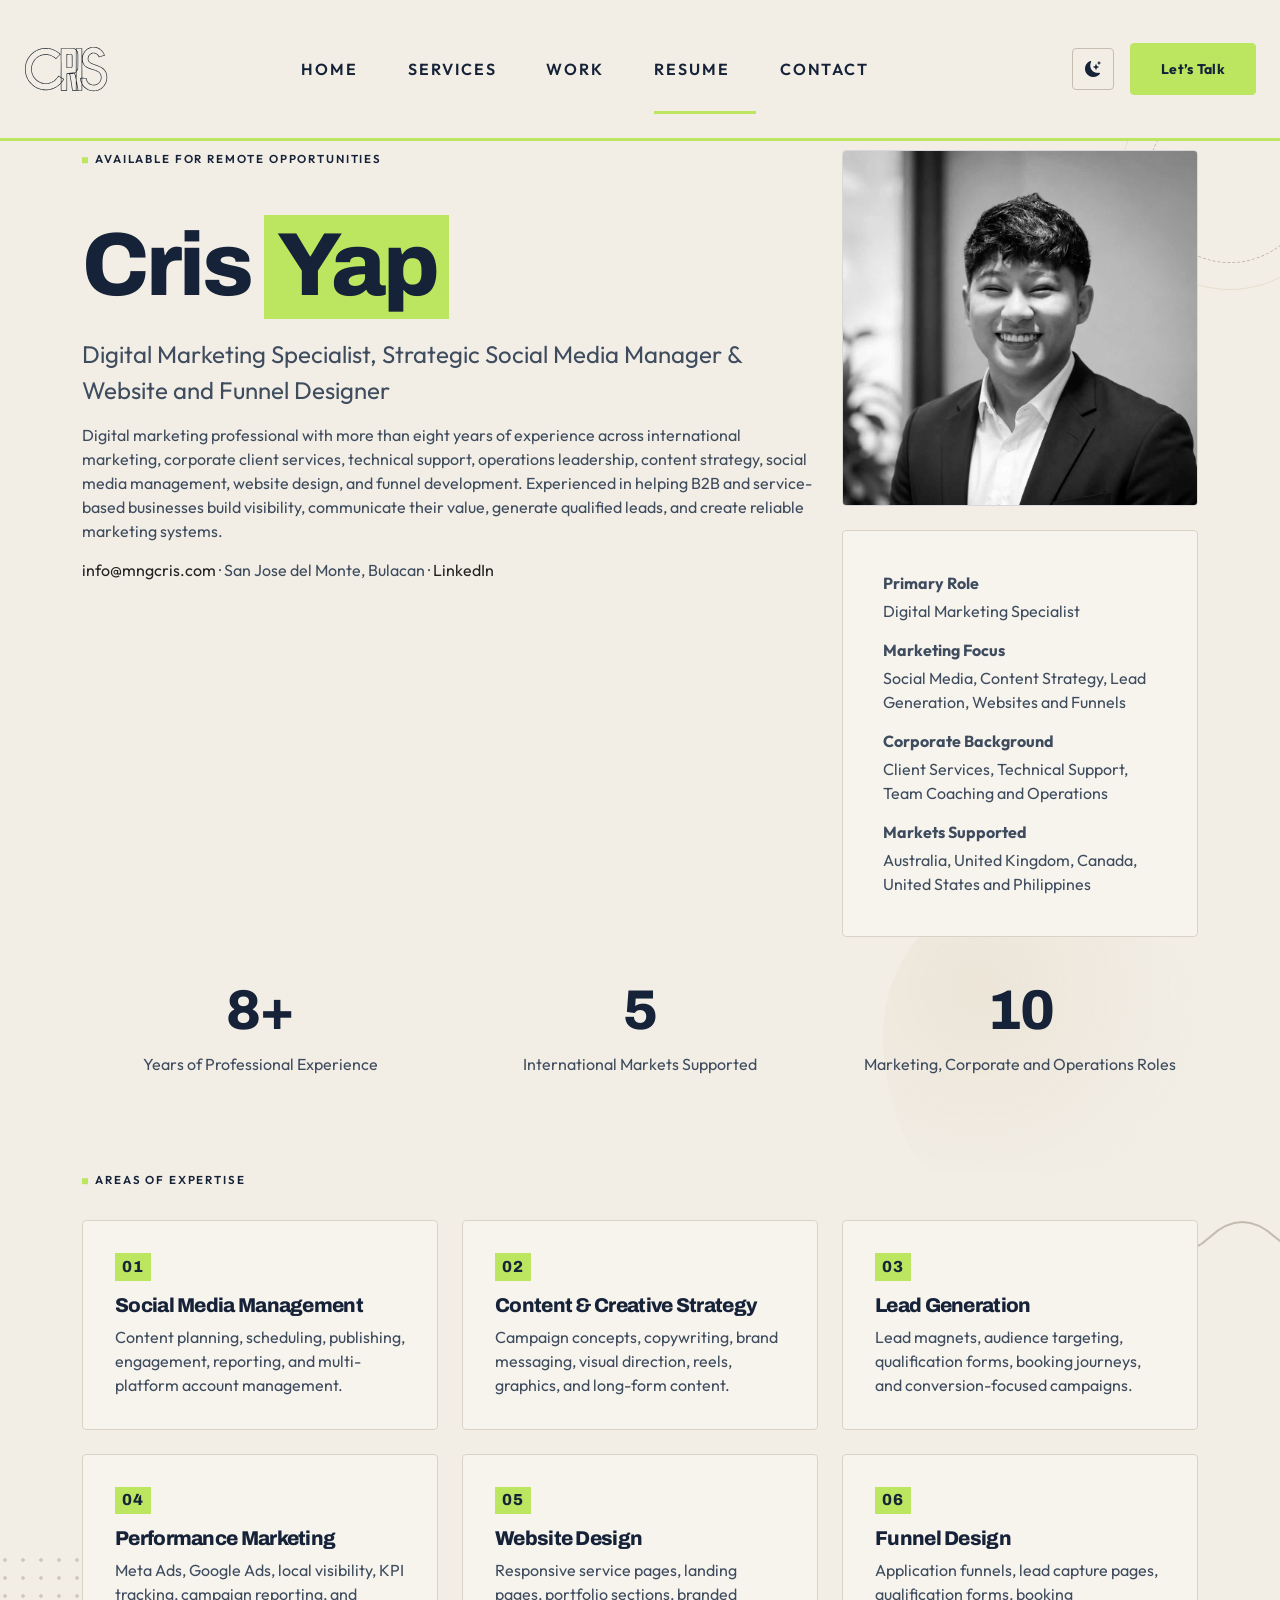
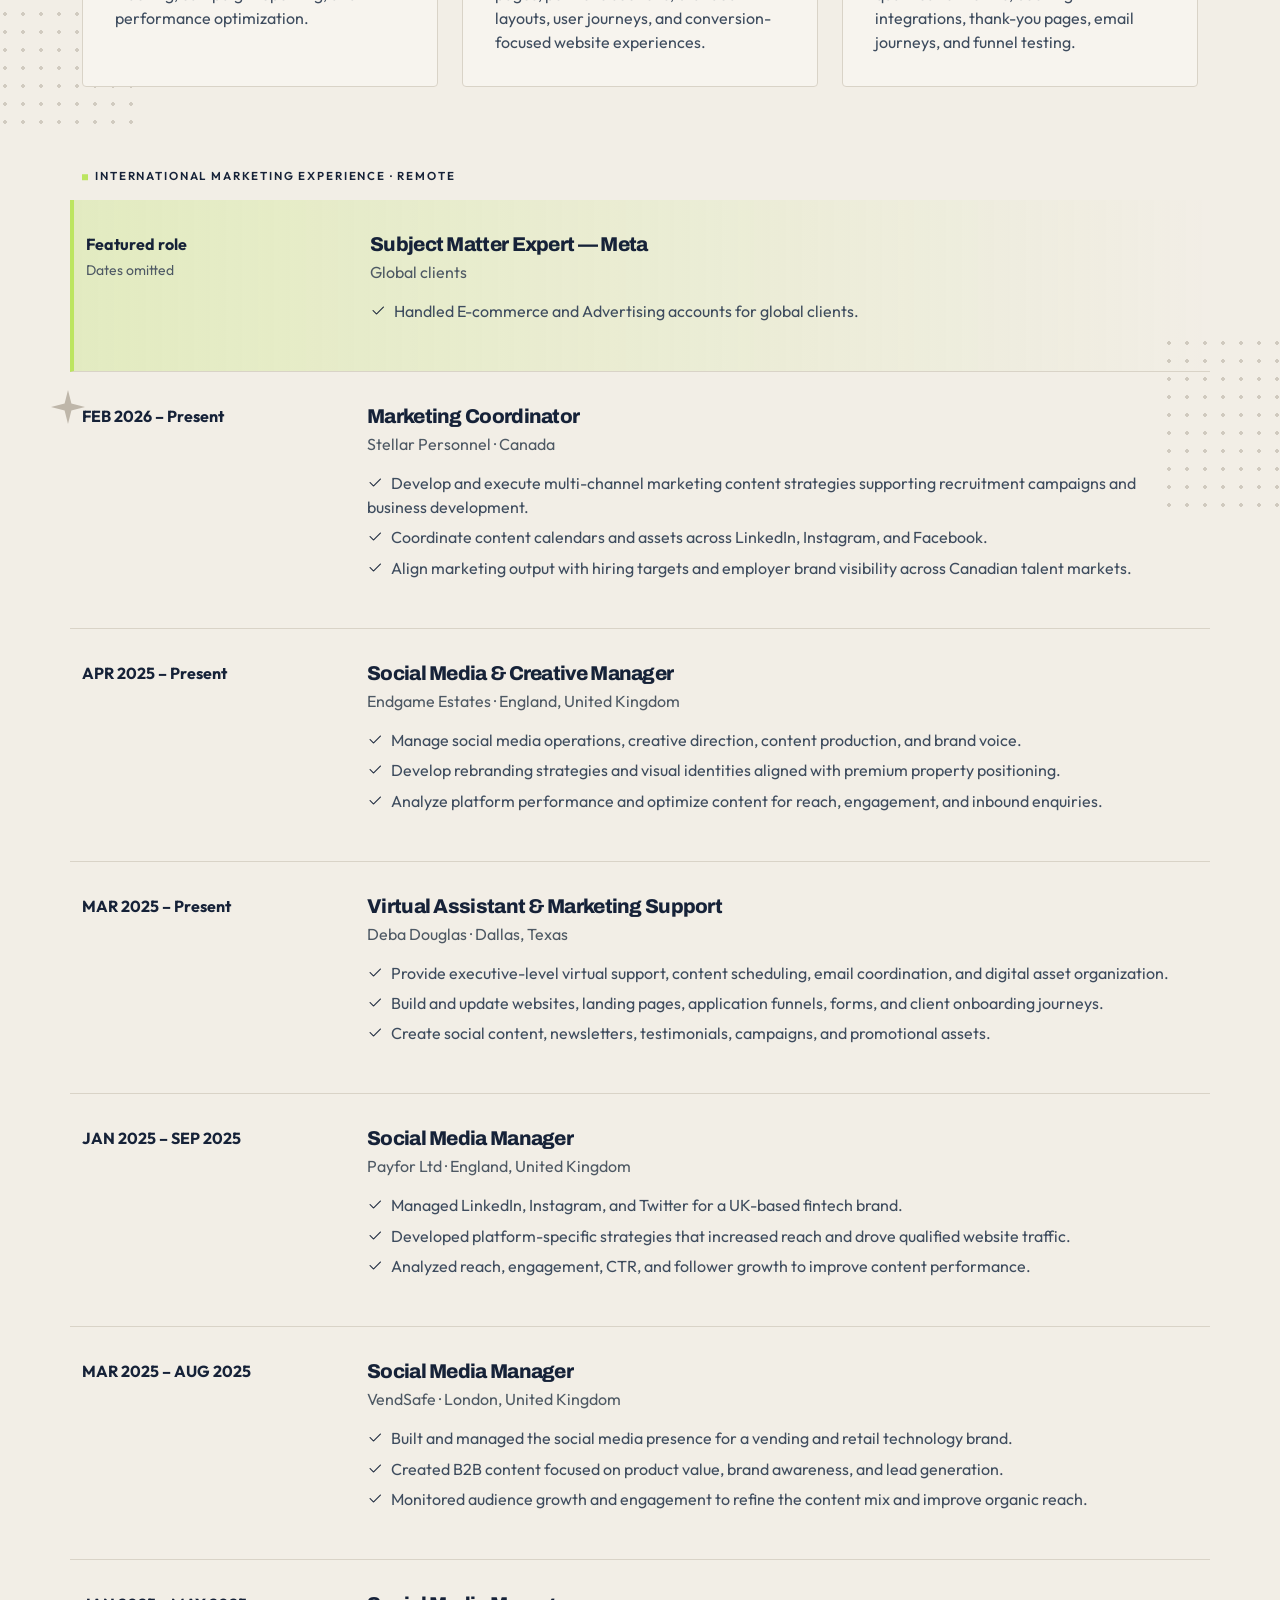
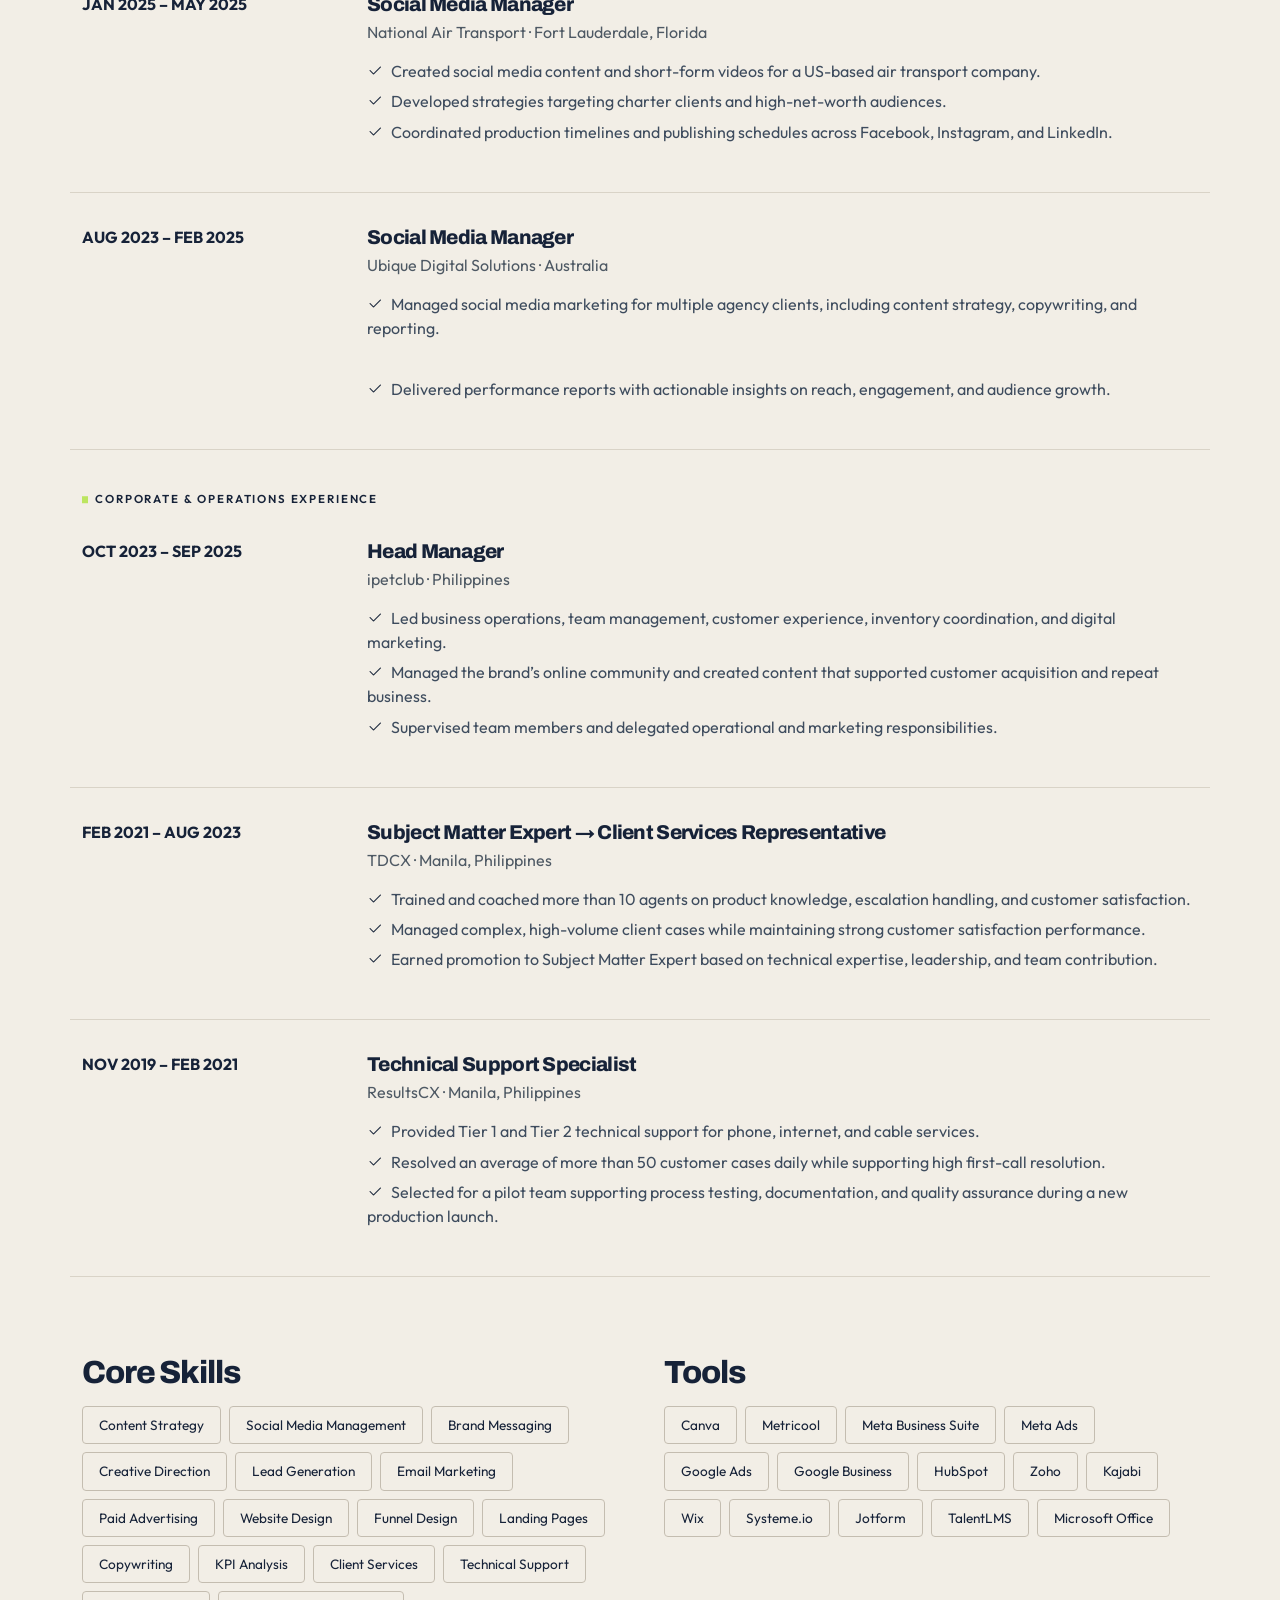
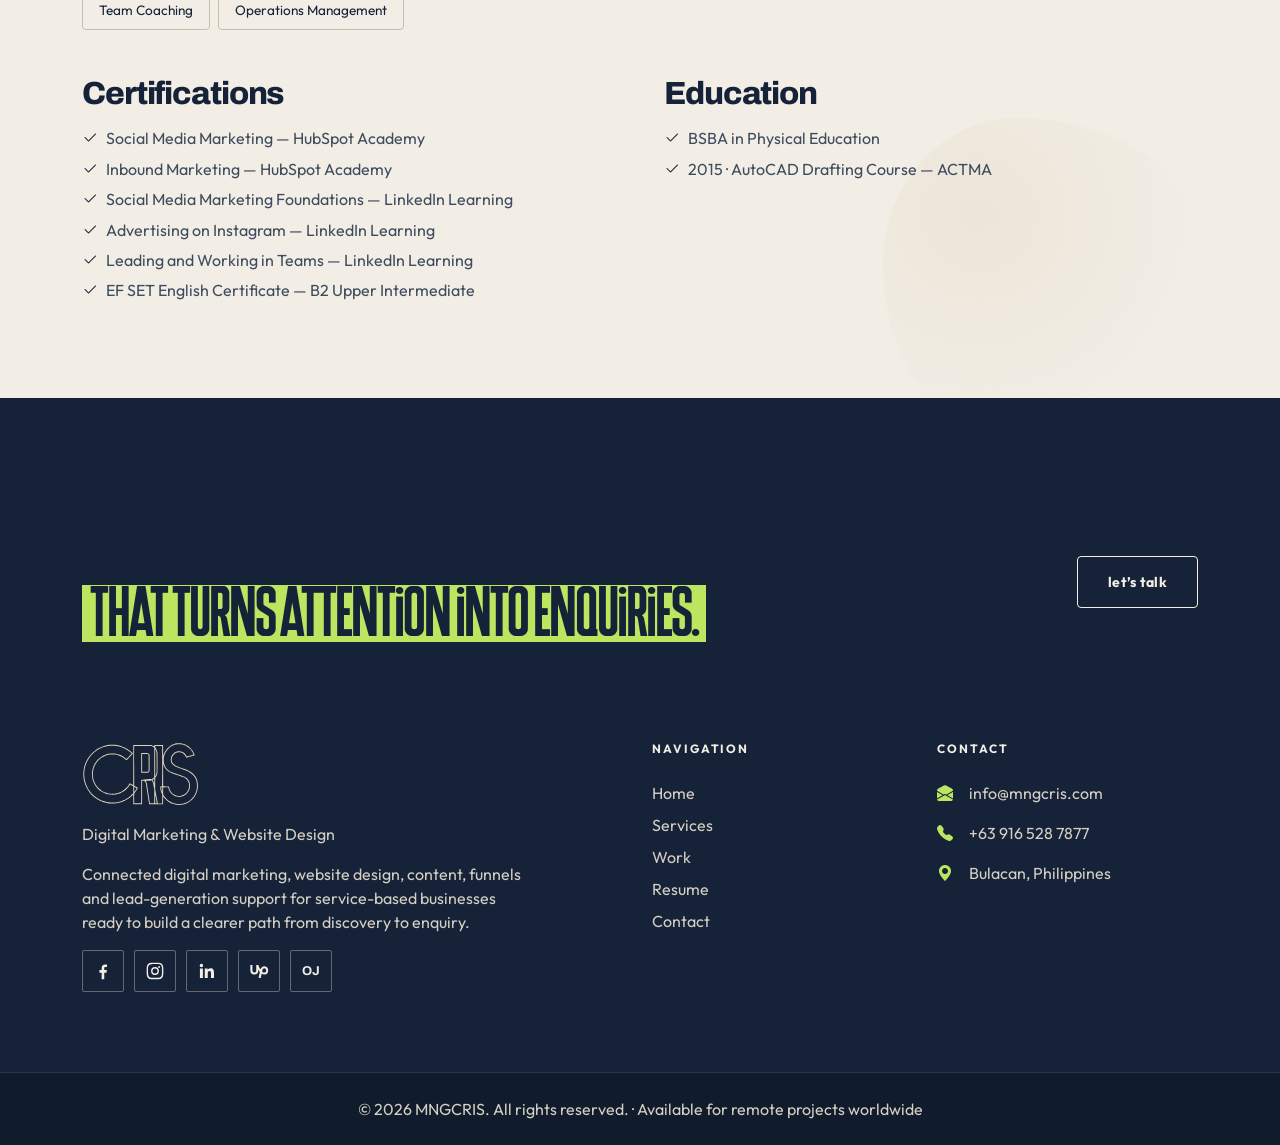
<file: resume.html>
<!doctype html>
<html lang="en" data-bs-theme="light">
<head>
<script>(function(){try{var t=localStorage.getItem("theme");if(!t)t=matchMedia("(prefers-color-scheme: dark)").matches?"dark":"light";document.documentElement.setAttribute("data-theme",t);}catch(e){}})();</script>
<meta charset="UTF-8" /><meta name="viewport" content="width=device-width, initial-scale=1.0" />
<title>Resume · Cris Yap</title>
<meta name="description" content="Digital Marketing Specialist, Strategic Social Media Manager &amp; Website and Funnel Designer." />
<link rel="stylesheet" href="assets/css/vendors/bootstrap.min.css" />
<link rel="stylesheet" href="assets/css/vendors/swiper-bundle.min.css" />
<link rel="stylesheet" href="assets/css/vendors/aos.css" />
<link rel="stylesheet" href="assets/css/vendors/odometer.css" />
<link rel="stylesheet" href="assets/css/vendors/magnific-popup.css" />
<link rel="stylesheet" href="assets/css/vendors/carouselTicker.css" />
<link rel="stylesheet" href="assets/fonts/bootstrap-icons/bootstrap-icons.min.css" />
<link rel="stylesheet" href="assets/fonts/boxicons/boxicons.min.css" />
<link rel="stylesheet" href="assets/fonts/fontawesome/fontawesome.min.css" />
<link rel="stylesheet" href="assets/fonts/fontawesome/brands.min.css" />
<link rel="stylesheet" href="assets/fonts/fontawesome/solid.min.css" />
<link rel="stylesheet" href="assets/css/main.css" />
<link rel="preconnect" href="https://fonts.googleapis.com" /><link rel="preconnect" href="https://fonts.gstatic.com" crossorigin />
<link rel="stylesheet" href="https://fonts.googleapis.com/css2?family=Archivo:wght@600;700;800&family=Outfit:wght@300;400;500;600;700&display=swap" />
<link rel="icon" href="favicon.ico?v=3" sizes="any" />
<link rel="icon" type="image/png" sizes="32x32" href="assets/imgs/favicon-32.png?v=3" />
<link rel="icon" type="image/png" sizes="192x192" href="assets/imgs/favicon-192.png?v=3" />
<link rel="apple-touch-icon" href="assets/imgs/apple-touch-icon.png?v=3" />
<link rel="stylesheet" href="assets/css/custom.css?v=9" />
<link rel="stylesheet" href="assets/css/fieldnotes.css?v=1" />
</head>
<body class="position-relative">
<header>
<nav class="navbar navbar-expand-lg py-0 z-5 tcmenu__wrap">
 <div class="d-flex p-4 custom-container mx-auto justify-content-between align-items-center w-100">
  <a class="navbar-brand main-logo d-flex align-items-center gap-2" href="index.html"><img src="assets/imgs/logo-cris-navy.svg" alt="CRIS" class="logo-nav logo-light" /><img src="assets/imgs/logo-cris-cream.svg" alt="" aria-hidden="true" class="logo-nav logo-dark" /></a>
  <div class="d-none d-lg-flex"><ul class="navbar-nav mx-auto gap-4 align-items-lg-center"><li class="nav-item"><a class="nav-link" href="index.html">Home</a></li><li class="nav-item"><a class="nav-link" href="services.html">Services</a></li><li class="nav-item"><a class="nav-link" href="work.html">Work</a></li><li class="nav-item"><a class="nav-link active text-primary" href="resume.html">Resume</a></li><li class="nav-item"><a class="nav-link" href="contact.html">Contact</a></li></ul></div>
  <div class="d-flex align-items-center gap-3">
   <button type="button" class="theme-toggle" aria-label="Toggle dark mode" title="Toggle dark mode"><i class="bi bi-moon-stars-fill tt-moon"></i><i class="bi bi-sun-fill tt-sun"></i></button>
   <a href="contact.html" class="btn btn-primary rounded-pill d-none d-md-block">Let’s Talk</a>
   <button class="btn btn-primary d-lg-none" type="button" data-bs-toggle="offcanvas" data-bs-target="#mobileNav" aria-label="Menu"><i class="bi bi-list"></i></button>
  </div>
 </div>
</nav>
<div class="offcanvas offcanvas-end" tabindex="-1" id="mobileNav"><div class="offcanvas-header"><img src="assets/imgs/logo-cris-navy.svg" alt="CRIS" class="logo-nav logo-light" /><img src="assets/imgs/logo-cris-cream.svg" alt="" aria-hidden="true" class="logo-nav logo-dark" /><button type="button" class="btn-close" data-bs-dismiss="offcanvas"></button></div>
<div class="offcanvas-body"><ul class="list-unstyled fs-4"><li><a class="nav-link" href="index.html">Home</a></li><li><a class="nav-link" href="services.html">Services</a></li><li><a class="nav-link" href="work.html">Work</a></li><li><a class="nav-link" href="resume.html">Resume</a></li><li><a class="nav-link" href="contact.html">Contact</a></li></ul><div class="socials mt-4"><a href="https://www.facebook.com/crisdoesdigital/" target="_blank" rel="noopener" aria-label="Facebook" title="Facebook"><svg viewBox="0 0 24 24" aria-hidden="true"><path fill="currentColor" d="M13.5 22v-8h2.7l.4-3.2h-3.1V8.8c0-.9.3-1.5 1.6-1.5h1.7V4.4c-.3 0-1.3-.1-2.4-.1-2.4 0-4 1.5-4 4.1v2.4H7.7V14h2.7v8h3.1z"/></svg></a><a href="https://www.instagram.com/onlycyaccount/" target="_blank" rel="noopener" aria-label="Instagram" title="Instagram"><svg viewBox="0 0 24 24" aria-hidden="true"><path fill="currentColor" d="M12 7.3A4.7 4.7 0 1 0 12 16.7 4.7 4.7 0 0 0 12 7.3zm0 7.7a3 3 0 1 1 0-6 3 3 0 0 1 0 6zm4.9-8.9a1.1 1.1 0 1 0 0 2.2 1.1 1.1 0 0 0 0-2.2zM12 3.6c2.7 0 3 0 4.1.1 2.7.1 4 1.4 4.1 4.1.1 1.1.1 1.4.1 4.1s0 3-.1 4.1c-.1 2.7-1.4 4-4.1 4.1-1.1.1-1.4.1-4.1.1s-3 0-4.1-.1c-2.7-.1-4-1.4-4.1-4.1C3.7 15 3.6 14.7 3.6 12s0-3 .1-4.1C3.8 5.2 5.1 3.9 7.9 3.8 9 3.6 9.3 3.6 12 3.6zM12 2C9.3 2 8.9 2 7.8 2.1 4.2 2.2 2.2 4.2 2.1 7.8 2 8.9 2 9.3 2 12s0 3.1.1 4.2c.1 3.6 2.1 5.6 5.7 5.7 1.1.1 1.5.1 4.2.1s3.1 0 4.2-.1c3.6-.1 5.6-2.1 5.7-5.7.1-1.1.1-1.5.1-4.2s0-3.1-.1-4.2c-.1-3.6-2.1-5.6-5.7-5.7C15.1 2 14.7 2 12 2z"/></svg></a><a href="https://www.linkedin.com/in/crisdoesdigital" target="_blank" rel="noopener" aria-label="LinkedIn" title="LinkedIn"><svg viewBox="0 0 24 24" aria-hidden="true"><path fill="currentColor" d="M20.4 20.5h-3.6v-5.6c0-1.3 0-3-1.8-3s-2.1 1.4-2.1 2.9v5.7H9.3V9h3.4v1.6c.5-.9 1.6-1.8 3.4-1.8 3.6 0 4.3 2.4 4.3 5.5v6.2zM5.3 7.4a2.1 2.1 0 1 1 0-4.2 2.1 2.1 0 0 1 0 4.2zM7.1 20.5H3.5V9h3.6v11.5z"/></svg></a><a href="https://www.upwork.com/freelancers/~010fc5639277ec315d?mp_source=share" target="_blank" rel="noopener" aria-label="Upwork" title="Upwork"><svg viewBox="0 0 24 24" aria-hidden="true"><path fill="currentColor" d="M18.6 13.9c-1 0-2-.4-2.8-1.1l.2-1v-.1c.2-1.1.8-2.9 2.6-2.9a2.6 2.6 0 0 1 0 5.1zm0-7.7c-2.4 0-4.2 1.5-4.9 4-1.1-1.7-2-3.7-2.5-5.4H8.7v6.6a2.3 2.3 0 0 1-4.6 0V4.8H1.6v6.6a4.8 4.8 0 0 0 9.6 0v-1.1c.5 1 1.1 2.1 1.8 3l-1.5 7.2h2.6l1.1-5.2c1 .6 2.1 1 3.4 1a5.1 5.1 0 0 0 0-10.1z"/></svg></a><a href="https://www.onlinejobs.ph/jobseekers/info/2772796" target="_blank" rel="noopener" aria-label="OnlineJobs.ph" title="OnlineJobs.ph"><span class="oj-badge" aria-hidden="true">OJ</span></a></div><div class="mt-4 d-flex align-items-center gap-3"><button type="button" class="theme-toggle" aria-label="Toggle dark mode" title="Toggle dark mode"><i class="bi bi-moon-stars-fill tt-moon"></i><i class="bi bi-sun-fill tt-sun"></i></button><span class="small">Light / dark mode</span></div></div></div>
</header>
<main>
<section class="pt-250 pb-120"><div class="container"><div class="row"><div class="col-lg-8"><div class="text-primary fw-normal fs-7 text-uppercase text-decoration-underline">Available for remote opportunities</div>
<h1 class="fs-250 lh-1 mb-0">Cris <span class="hl">Yap</span></h1>
<p class="fs-4 mt-3">Digital Marketing Specialist, Strategic Social Media Manager &amp; Website and Funnel Designer</p>
<p>Digital marketing professional with more than eight years of experience across international marketing, corporate client services, technical support, operations leadership, content strategy, social media management, website design, and funnel development. Experienced in helping B2B and service-based businesses build visibility, communicate their value, generate qualified leads, and create reliable marketing systems.</p>
<p><a href="mailto:info@mngcris.com">info@mngcris.com</a> · San Jose del Monte, Bulacan · <a href="https://www.linkedin.com/in/crisdoesdigital" target="_blank" rel="noopener">LinkedIn</a></p></div>
<div class="col-lg-4"><img src="assets/imgs/cris.jpg" alt="Cris Yap headshot" class="w-100 rounded-4 mb-4 resume-photo" loading="lazy"/><div class="p-6 rounded-4 bg-secondary-1">
<p class="mb-1 fw-bold">Primary Role</p><p>Digital Marketing Specialist</p><p class="mb-1 fw-bold">Marketing Focus</p><p>Social Media, Content Strategy, Lead Generation, Websites and Funnels</p>
<p class="mb-1 fw-bold">Corporate Background</p><p>Client Services, Technical Support, Team Coaching and Operations</p><p class="mb-1 fw-bold">Markets Supported</p><p class="mb-0">Australia, United Kingdom, Canada, United States and Philippines</p></div></div></div>
<div class="row text-center mt-6"><div class="col-4"><h3 class="ds-4 fw-bold">8+</h3><p>Years of Professional Experience</p></div><div class="col-4"><h3 class="ds-4 fw-bold">5</h3><p>International Markets Supported</p></div><div class="col-4"><h3 class="ds-4 fw-bold">10</h3><p>Marketing, Corporate and Operations Roles</p></div></div></div></section>
<section class="pb-120"><div class="container"><div class="text-primary fw-normal fs-7 text-uppercase text-decoration-underline">Areas of expertise</div><div class="row g-4 mt-2"><div class="col-md-6 col-lg-4"><div class="p-5 border rounded-4 h-100"><p class="text-primary fw-bold">01</p><h4>Social Media Management</h4><p class="mb-0">Content planning, scheduling, publishing, engagement, reporting, and multi-platform account management.</p></div></div><div class="col-md-6 col-lg-4"><div class="p-5 border rounded-4 h-100"><p class="text-primary fw-bold">02</p><h4>Content & Creative Strategy</h4><p class="mb-0">Campaign concepts, copywriting, brand messaging, visual direction, reels, graphics, and long-form content.</p></div></div><div class="col-md-6 col-lg-4"><div class="p-5 border rounded-4 h-100"><p class="text-primary fw-bold">03</p><h4>Lead Generation</h4><p class="mb-0">Lead magnets, audience targeting, qualification forms, booking journeys, and conversion-focused campaigns.</p></div></div><div class="col-md-6 col-lg-4"><div class="p-5 border rounded-4 h-100"><p class="text-primary fw-bold">04</p><h4>Performance Marketing</h4><p class="mb-0">Meta Ads, Google Ads, local visibility, KPI tracking, campaign reporting, and performance optimization.</p></div></div><div class="col-md-6 col-lg-4"><div class="p-5 border rounded-4 h-100"><p class="text-primary fw-bold">05</p><h4>Website Design</h4><p class="mb-0">Responsive service pages, landing pages, portfolio sections, branded layouts, user journeys, and conversion-focused website experiences.</p></div></div><div class="col-md-6 col-lg-4"><div class="p-5 border rounded-4 h-100"><p class="text-primary fw-bold">06</p><h4>Funnel Design</h4><p class="mb-0">Application funnels, lead capture pages, qualification forms, booking integrations, thank-you pages, email journeys, and funnel testing.</p></div></div></div></div></section>
<section class="pb-120"><div class="container"><div class="text-primary fw-normal fs-7 text-uppercase text-decoration-underline">International marketing experience · Remote</div><div class="row py-5 border-bottom job-feature"><div class="col-md-3"><p class="text-primary fw-bold mb-1">Featured role</p><p class="small text-secondary mb-0">Dates omitted</p></div><div class="col-md-9"><h4 class="mb-1">Subject Matter Expert — Meta</h4><p class="text-secondary">Global clients</p><ul class="list-check"><li><i class="bi bi-check2 text-primary me-2"></i>Handled E-commerce and Advertising accounts for global clients.</li></ul></div></div><div class="row py-5 border-bottom"><div class="col-md-3"><p class="text-primary fw-bold">FEB 2026 – Present</p></div><div class="col-md-9"><h4 class="mb-1">Marketing Coordinator</h4><p class="text-secondary">Stellar Personnel · Canada</p><ul class="list-check"><li><i class="bi bi-check2 text-primary me-2"></i>Develop and execute multi-channel marketing content strategies supporting recruitment campaigns and business development.</li><li><i class="bi bi-check2 text-primary me-2"></i>Coordinate content calendars and assets across LinkedIn, Instagram, and Facebook.</li><li><i class="bi bi-check2 text-primary me-2"></i>Align marketing output with hiring targets and employer brand visibility across Canadian talent markets.</li></ul></div></div><div class="row py-5 border-bottom"><div class="col-md-3"><p class="text-primary fw-bold">APR 2025 – Present</p></div><div class="col-md-9"><h4 class="mb-1">Social Media &amp; Creative Manager</h4><p class="text-secondary">Endgame Estates · England, United Kingdom</p><ul class="list-check"><li><i class="bi bi-check2 text-primary me-2"></i>Manage social media operations, creative direction, content production, and brand voice.</li><li><i class="bi bi-check2 text-primary me-2"></i>Develop rebranding strategies and visual identities aligned with premium property positioning.</li><li><i class="bi bi-check2 text-primary me-2"></i>Analyze platform performance and optimize content for reach, engagement, and inbound enquiries.</li></ul></div></div><div class="row py-5 border-bottom"><div class="col-md-3"><p class="text-primary fw-bold">MAR 2025 – Present</p></div><div class="col-md-9"><h4 class="mb-1">Virtual Assistant &amp; Marketing Support</h4><p class="text-secondary">Deba Douglas · Dallas, Texas</p><ul class="list-check"><li><i class="bi bi-check2 text-primary me-2"></i>Provide executive-level virtual support, content scheduling, email coordination, and digital asset organization.</li><li><i class="bi bi-check2 text-primary me-2"></i>Build and update websites, landing pages, application funnels, forms, and client onboarding journeys.</li><li><i class="bi bi-check2 text-primary me-2"></i>Create social content, newsletters, testimonials, campaigns, and promotional assets.</li></ul></div></div><div class="row py-5 border-bottom"><div class="col-md-3"><p class="text-primary fw-bold">JAN 2025 – SEP 2025</p></div><div class="col-md-9"><h4 class="mb-1">Social Media Manager</h4><p class="text-secondary">Payfor Ltd · England, United Kingdom</p><ul class="list-check"><li><i class="bi bi-check2 text-primary me-2"></i>Managed LinkedIn, Instagram, and Twitter for a UK-based fintech brand.</li><li><i class="bi bi-check2 text-primary me-2"></i>Developed platform-specific strategies that increased reach and drove qualified website traffic.</li><li><i class="bi bi-check2 text-primary me-2"></i>Analyzed reach, engagement, CTR, and follower growth to improve content performance.</li></ul></div></div><div class="row py-5 border-bottom"><div class="col-md-3"><p class="text-primary fw-bold">MAR 2025 – AUG 2025</p></div><div class="col-md-9"><h4 class="mb-1">Social Media Manager</h4><p class="text-secondary">VendSafe · London, United Kingdom</p><ul class="list-check"><li><i class="bi bi-check2 text-primary me-2"></i>Built and managed the social media presence for a vending and retail technology brand.</li><li><i class="bi bi-check2 text-primary me-2"></i>Created B2B content focused on product value, brand awareness, and lead generation.</li><li><i class="bi bi-check2 text-primary me-2"></i>Monitored audience growth and engagement to refine the content mix and improve organic reach.</li></ul></div></div><div class="row py-5 border-bottom"><div class="col-md-3"><p class="text-primary fw-bold">JAN 2025 – MAY 2025</p></div><div class="col-md-9"><h4 class="mb-1">Social Media Manager</h4><p class="text-secondary">National Air Transport · Fort Lauderdale, Florida</p><ul class="list-check"><li><i class="bi bi-check2 text-primary me-2"></i>Created social media content and short-form videos for a US-based air transport company.</li><li><i class="bi bi-check2 text-primary me-2"></i>Developed strategies targeting charter clients and high-net-worth audiences.</li><li><i class="bi bi-check2 text-primary me-2"></i>Coordinated production timelines and publishing schedules across Facebook, Instagram, and LinkedIn.</li></ul></div></div><div class="row py-5 border-bottom"><div class="col-md-3"><p class="text-primary fw-bold">AUG 2023 – FEB 2025</p></div><div class="col-md-9"><h4 class="mb-1">Social Media Manager</h4><p class="text-secondary">Ubique Digital Solutions · Australia</p><ul class="list-check"><li><i class="bi bi-check2 text-primary me-2"></i>Managed social media marketing for multiple agency clients, including content strategy, copywriting, and reporting.</li><li><i class="bi bi-check2 text-primary me-2"></i>Built content calendars, brand guidelines, and approval workflows that improved consistency.</li><li><i class="bi bi-check2 text-primary me-2"></i>Delivered performance reports with actionable insights on reach, engagement, and audience growth.</li></ul></div></div><div class="mt-8"><div class="text-primary fw-normal fs-7 text-uppercase text-decoration-underline">Corporate & operations experience</div></div><div class="row py-5 border-bottom"><div class="col-md-3"><p class="text-primary fw-bold">OCT 2023 – SEP 2025</p></div><div class="col-md-9"><h4 class="mb-1">Head Manager</h4><p class="text-secondary">ipetclub · Philippines</p><ul class="list-check"><li><i class="bi bi-check2 text-primary me-2"></i>Led business operations, team management, customer experience, inventory coordination, and digital marketing.</li><li><i class="bi bi-check2 text-primary me-2"></i>Managed the brand’s online community and created content that supported customer acquisition and repeat business.</li><li><i class="bi bi-check2 text-primary me-2"></i>Supervised team members and delegated operational and marketing responsibilities.</li></ul></div></div><div class="row py-5 border-bottom"><div class="col-md-3"><p class="text-primary fw-bold">FEB 2021 – AUG 2023</p></div><div class="col-md-9"><h4 class="mb-1">Subject Matter Expert → Client Services Representative</h4><p class="text-secondary">TDCX · Manila, Philippines</p><ul class="list-check"><li><i class="bi bi-check2 text-primary me-2"></i>Trained and coached more than 10 agents on product knowledge, escalation handling, and customer satisfaction.</li><li><i class="bi bi-check2 text-primary me-2"></i>Managed complex, high-volume client cases while maintaining strong customer satisfaction performance.</li><li><i class="bi bi-check2 text-primary me-2"></i>Earned promotion to Subject Matter Expert based on technical expertise, leadership, and team contribution.</li></ul></div></div><div class="row py-5 border-bottom"><div class="col-md-3"><p class="text-primary fw-bold">NOV 2019 – FEB 2021</p></div><div class="col-md-9"><h4 class="mb-1">Technical Support Specialist</h4><p class="text-secondary">ResultsCX · Manila, Philippines</p><ul class="list-check"><li><i class="bi bi-check2 text-primary me-2"></i>Provided Tier 1 and Tier 2 technical support for phone, internet, and cable services.</li><li><i class="bi bi-check2 text-primary me-2"></i>Resolved an average of more than 50 customer cases daily while supporting high first-call resolution.</li><li><i class="bi bi-check2 text-primary me-2"></i>Selected for a pilot team supporting process testing, documentation, and quality assurance during a new production launch.</li></ul></div></div></div></section>
<section class="pb-120"><div class="container"><div class="row g-5"><div class="col-lg-6"><h3 class="display-head h-sub mb-3">Core Skills</h3><div class="d-flex flex-wrap gap-2"><span class="px-3 py-2 border rounded-pill">Content Strategy</span><span class="px-3 py-2 border rounded-pill">Social Media Management</span><span class="px-3 py-2 border rounded-pill">Brand Messaging</span><span class="px-3 py-2 border rounded-pill">Creative Direction</span><span class="px-3 py-2 border rounded-pill">Lead Generation</span><span class="px-3 py-2 border rounded-pill">Email Marketing</span><span class="px-3 py-2 border rounded-pill">Paid Advertising</span><span class="px-3 py-2 border rounded-pill">Website Design</span><span class="px-3 py-2 border rounded-pill">Funnel Design</span><span class="px-3 py-2 border rounded-pill">Landing Pages</span><span class="px-3 py-2 border rounded-pill">Copywriting</span><span class="px-3 py-2 border rounded-pill">KPI Analysis</span><span class="px-3 py-2 border rounded-pill">Client Services</span><span class="px-3 py-2 border rounded-pill">Technical Support</span><span class="px-3 py-2 border rounded-pill">Team Coaching</span><span class="px-3 py-2 border rounded-pill">Operations Management</span></div></div>
<div class="col-lg-6"><h3 class="display-head h-sub mb-3">Tools</h3><div class="d-flex flex-wrap gap-2"><span class="px-3 py-2 border rounded-pill">Canva</span><span class="px-3 py-2 border rounded-pill">Metricool</span><span class="px-3 py-2 border rounded-pill">Meta Business Suite</span><span class="px-3 py-2 border rounded-pill">Meta Ads</span><span class="px-3 py-2 border rounded-pill">Google Ads</span><span class="px-3 py-2 border rounded-pill">Google Business</span><span class="px-3 py-2 border rounded-pill">HubSpot</span><span class="px-3 py-2 border rounded-pill">Zoho</span><span class="px-3 py-2 border rounded-pill">Kajabi</span><span class="px-3 py-2 border rounded-pill">Wix</span><span class="px-3 py-2 border rounded-pill">Systeme.io</span><span class="px-3 py-2 border rounded-pill">Jotform</span><span class="px-3 py-2 border rounded-pill">TalentLMS</span><span class="px-3 py-2 border rounded-pill">Microsoft Office</span></div></div>
<div class="col-lg-6"><h3 class="display-head h-sub mb-3">Certifications</h3><ul class="list-check"><li><i class="bi bi-check2 text-primary me-2"></i>Social Media Marketing — HubSpot Academy</li><li><i class="bi bi-check2 text-primary me-2"></i>Inbound Marketing — HubSpot Academy</li><li><i class="bi bi-check2 text-primary me-2"></i>Social Media Marketing Foundations — LinkedIn Learning</li><li><i class="bi bi-check2 text-primary me-2"></i>Advertising on Instagram — LinkedIn Learning</li><li><i class="bi bi-check2 text-primary me-2"></i>Leading and Working in Teams — LinkedIn Learning</li><li><i class="bi bi-check2 text-primary me-2"></i>EF SET English Certificate — B2 Upper Intermediate</li></ul></div>
<div class="col-lg-6"><h3 class="display-head h-sub mb-3">Education</h3><ul class="list-check"><li><i class="bi bi-check2 text-primary me-2"></i>BSBA in Physical Education</li><li><i class="bi bi-check2 text-primary me-2"></i>2015 · AutoCAD Drafting Course — ACTMA</li></ul></div></div></div></section></main>
<footer>
 <div class="footer-home1 bg-black bg-dark-black pt-120 position-relative overflow-hidden">
  <div class="container mb-10"><div class="row"><div class="col-12 d-flex flex-wrap align-items-center gap-4">
   <h2 class="text-white display-head mb-0">Let’s build a connected digital system<br/><span class="text-white-50">that turns attention into enquiries.</span></h2>
   <a href="contact.html" class="btn btn-light btn-lg rounded-pill ms-lg-auto">let’s talk</a>
  </div></div></div>
  <div class="container pb-120"><div class="row">
   <div class="col-lg-5 mb-5 mb-lg-0">
    <img src="assets/imgs/logo-cris-cream.svg" alt="CRIS" class="logo-foot mb-3" /><p class="text-secondary">Digital Marketing &amp; Website Design</p>
    <p class="mt-3 text-secondary">Connected digital marketing, website design, content, funnels and lead-generation support for service-based businesses ready to build a clearer path from discovery to enquiry.</p>
    <div class="socials socials-dark mt-3"><a href="https://www.facebook.com/crisdoesdigital/" target="_blank" rel="noopener" aria-label="Facebook" title="Facebook"><svg viewBox="0 0 24 24" aria-hidden="true"><path fill="currentColor" d="M13.5 22v-8h2.7l.4-3.2h-3.1V8.8c0-.9.3-1.5 1.6-1.5h1.7V4.4c-.3 0-1.3-.1-2.4-.1-2.4 0-4 1.5-4 4.1v2.4H7.7V14h2.7v8h3.1z"/></svg></a><a href="https://www.instagram.com/onlycyaccount/" target="_blank" rel="noopener" aria-label="Instagram" title="Instagram"><svg viewBox="0 0 24 24" aria-hidden="true"><path fill="currentColor" d="M12 7.3A4.7 4.7 0 1 0 12 16.7 4.7 4.7 0 0 0 12 7.3zm0 7.7a3 3 0 1 1 0-6 3 3 0 0 1 0 6zm4.9-8.9a1.1 1.1 0 1 0 0 2.2 1.1 1.1 0 0 0 0-2.2zM12 3.6c2.7 0 3 0 4.1.1 2.7.1 4 1.4 4.1 4.1.1 1.1.1 1.4.1 4.1s0 3-.1 4.1c-.1 2.7-1.4 4-4.1 4.1-1.1.1-1.4.1-4.1.1s-3 0-4.1-.1c-2.7-.1-4-1.4-4.1-4.1C3.7 15 3.6 14.7 3.6 12s0-3 .1-4.1C3.8 5.2 5.1 3.9 7.9 3.8 9 3.6 9.3 3.6 12 3.6zM12 2C9.3 2 8.9 2 7.8 2.1 4.2 2.2 2.2 4.2 2.1 7.8 2 8.9 2 9.3 2 12s0 3.1.1 4.2c.1 3.6 2.1 5.6 5.7 5.7 1.1.1 1.5.1 4.2.1s3.1 0 4.2-.1c3.6-.1 5.6-2.1 5.7-5.7.1-1.1.1-1.5.1-4.2s0-3.1-.1-4.2c-.1-3.6-2.1-5.6-5.7-5.7C15.1 2 14.7 2 12 2z"/></svg></a><a href="https://www.linkedin.com/in/crisdoesdigital" target="_blank" rel="noopener" aria-label="LinkedIn" title="LinkedIn"><svg viewBox="0 0 24 24" aria-hidden="true"><path fill="currentColor" d="M20.4 20.5h-3.6v-5.6c0-1.3 0-3-1.8-3s-2.1 1.4-2.1 2.9v5.7H9.3V9h3.4v1.6c.5-.9 1.6-1.8 3.4-1.8 3.6 0 4.3 2.4 4.3 5.5v6.2zM5.3 7.4a2.1 2.1 0 1 1 0-4.2 2.1 2.1 0 0 1 0 4.2zM7.1 20.5H3.5V9h3.6v11.5z"/></svg></a><a href="https://www.upwork.com/freelancers/~010fc5639277ec315d?mp_source=share" target="_blank" rel="noopener" aria-label="Upwork" title="Upwork"><svg viewBox="0 0 24 24" aria-hidden="true"><path fill="currentColor" d="M18.6 13.9c-1 0-2-.4-2.8-1.1l.2-1v-.1c.2-1.1.8-2.9 2.6-2.9a2.6 2.6 0 0 1 0 5.1zm0-7.7c-2.4 0-4.2 1.5-4.9 4-1.1-1.7-2-3.7-2.5-5.4H8.7v6.6a2.3 2.3 0 0 1-4.6 0V4.8H1.6v6.6a4.8 4.8 0 0 0 9.6 0v-1.1c.5 1 1.1 2.1 1.8 3l-1.5 7.2h2.6l1.1-5.2c1 .6 2.1 1 3.4 1a5.1 5.1 0 0 0 0-10.1z"/></svg></a><a href="https://www.onlinejobs.ph/jobseekers/info/2772796" target="_blank" rel="noopener" aria-label="OnlineJobs.ph" title="OnlineJobs.ph"><span class="oj-badge" aria-hidden="true">OJ</span></a></div>
   </div>
   <div class="col-lg-3 col-6 offset-lg-1"><h4 class="text-white mb-4">Navigation</h4><ul class="list-unstyled">
    <li class="mb-2"><a class="text-secondary" href="index.html">Home</a></li><li class="mb-2"><a class="text-secondary" href="services.html">Services</a></li><li class="mb-2"><a class="text-secondary" href="work.html">Work</a></li><li class="mb-2"><a class="text-secondary" href="resume.html">Resume</a></li><li class="mb-2"><a class="text-secondary" href="contact.html">Contact</a></li></ul></div>
   <div class="col-lg-3 col-6"><h4 class="text-white mb-4">Contact</h4>
    <a href="mailto:info@mngcris.com" class="d-flex mb-3 text-secondary"><i class="bi bi-envelope-open-fill me-3 text-white"></i>info@mngcris.com</a>
    <a href="tel:+639165287877" class="d-flex mb-3 text-secondary"><i class="bi bi-telephone-fill me-3 text-white"></i>+63 916 528 7877</a>
    <p class="d-flex text-secondary"><i class="bi bi-geo-alt-fill me-3 text-white"></i>Bulacan, Philippines</p></div>
  </div></div>
 </div>
 <div class="bg-dark py-4 text-center"><p class="mb-0 text-secondary">© <span id="yr"></span> MNGCRIS. All rights reserved. · Available for remote projects worldwide</p></div>
</footer>
<button type="button" class="to-top" aria-label="Back to top"><svg viewBox="0 0 48 48"><circle cx="24" cy="24" r="21" class="tt-bg"/><circle cx="24" cy="24" r="21" class="tt-ring"/></svg><i class="bi bi-arrow-up"></i></button>
<script src="assets/js/vendors/jquery-3.7.1.min.js"></script>
<script src="assets/js/vendors/bootstrap.bundle.min.js"></script>
<script src="assets/js/vendors/swiper-bundle.min.js"></script>
<script src="assets/js/vendors/aos.js"></script>
<script src="assets/js/vendors/wow.min.js"></script>
<script src="assets/js/vendors/jquery.appear.js"></script>
<script src="assets/js/vendors/jquery.odometer.min.js"></script>
<script src="assets/js/vendors/jquery.magnific-popup.min.js"></script>
<script src="assets/js/vendors/jquery.carouselTicker.min.js"></script>
<script src="assets/js/vendors/imagesloaded.pkgd.min.js"></script>
<script src="assets/js/vendors/isotope.pkgd.min.js"></script>
<script src="assets/js/main.js"></script>
<script src="assets/js/anim.js?v=9"></script>
<script>document.getElementById('yr').textContent=new Date().getFullYear();</script>
</body></html>
</file>
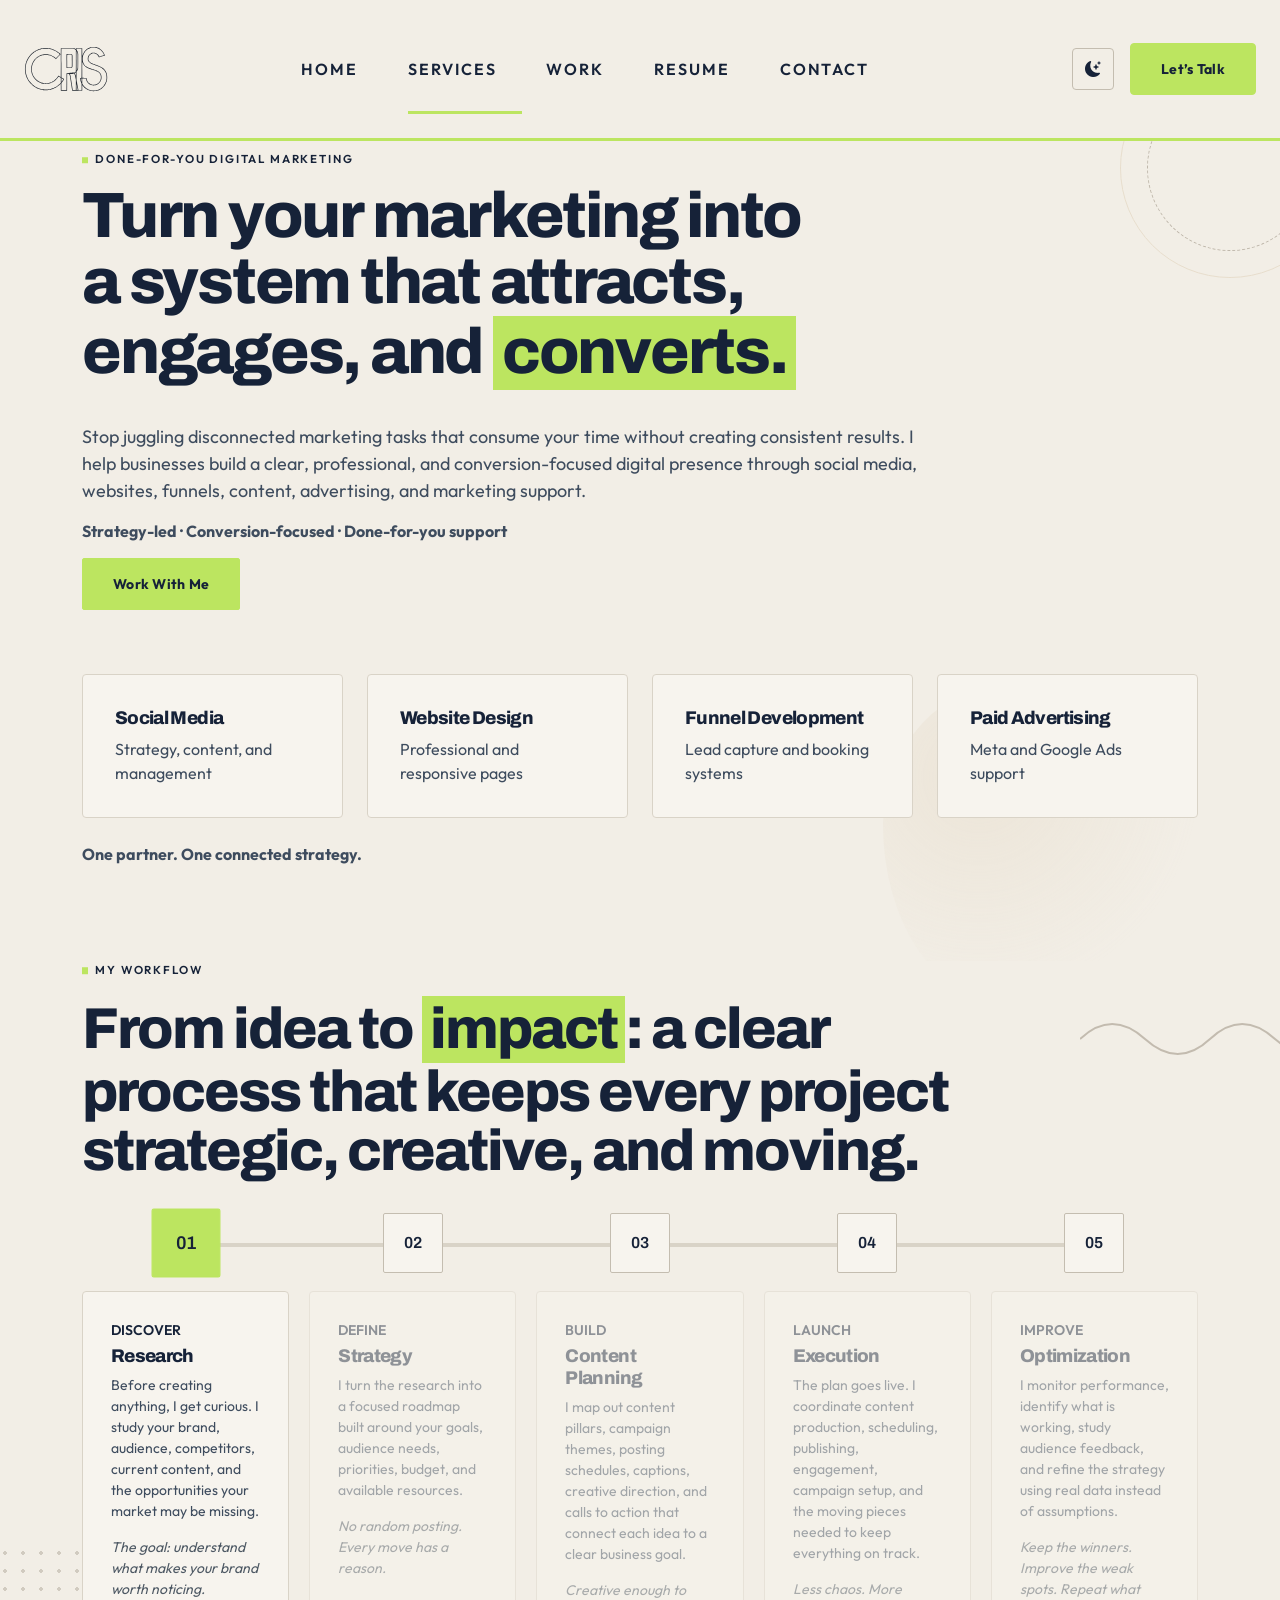
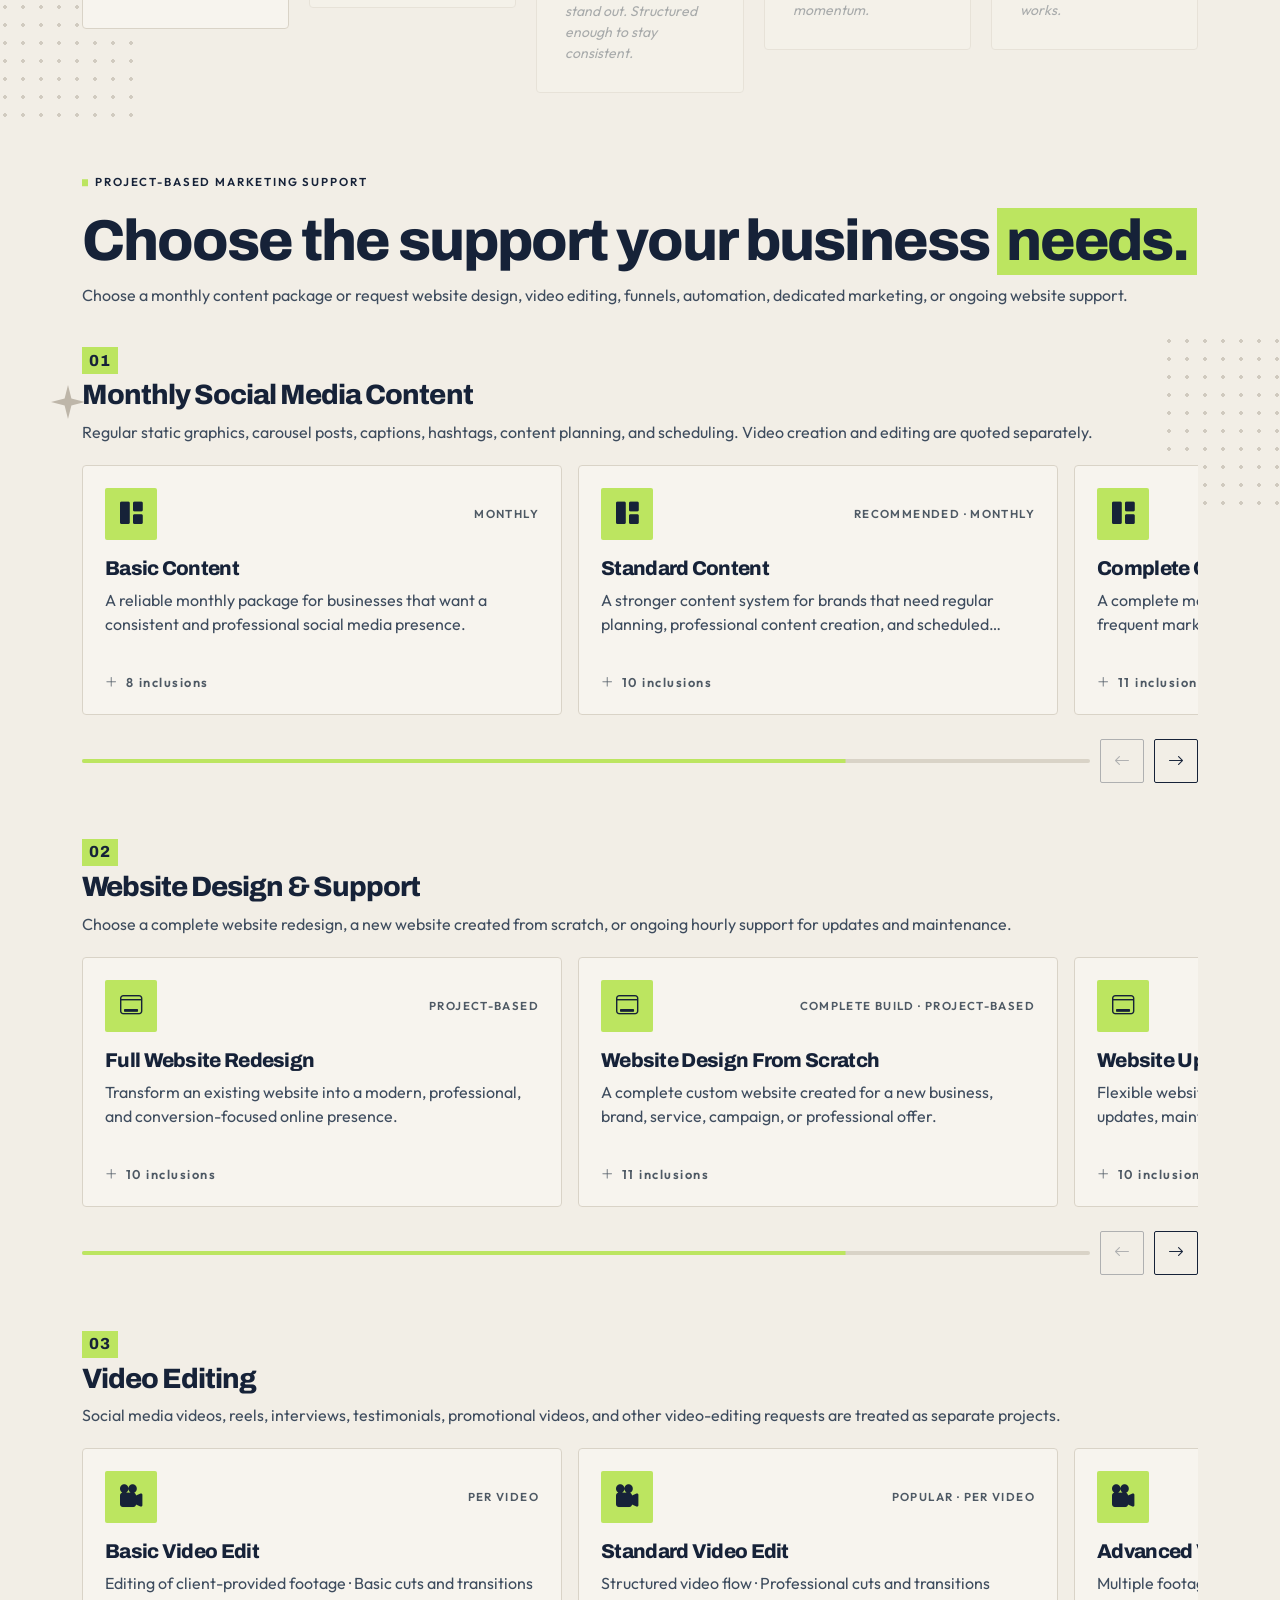
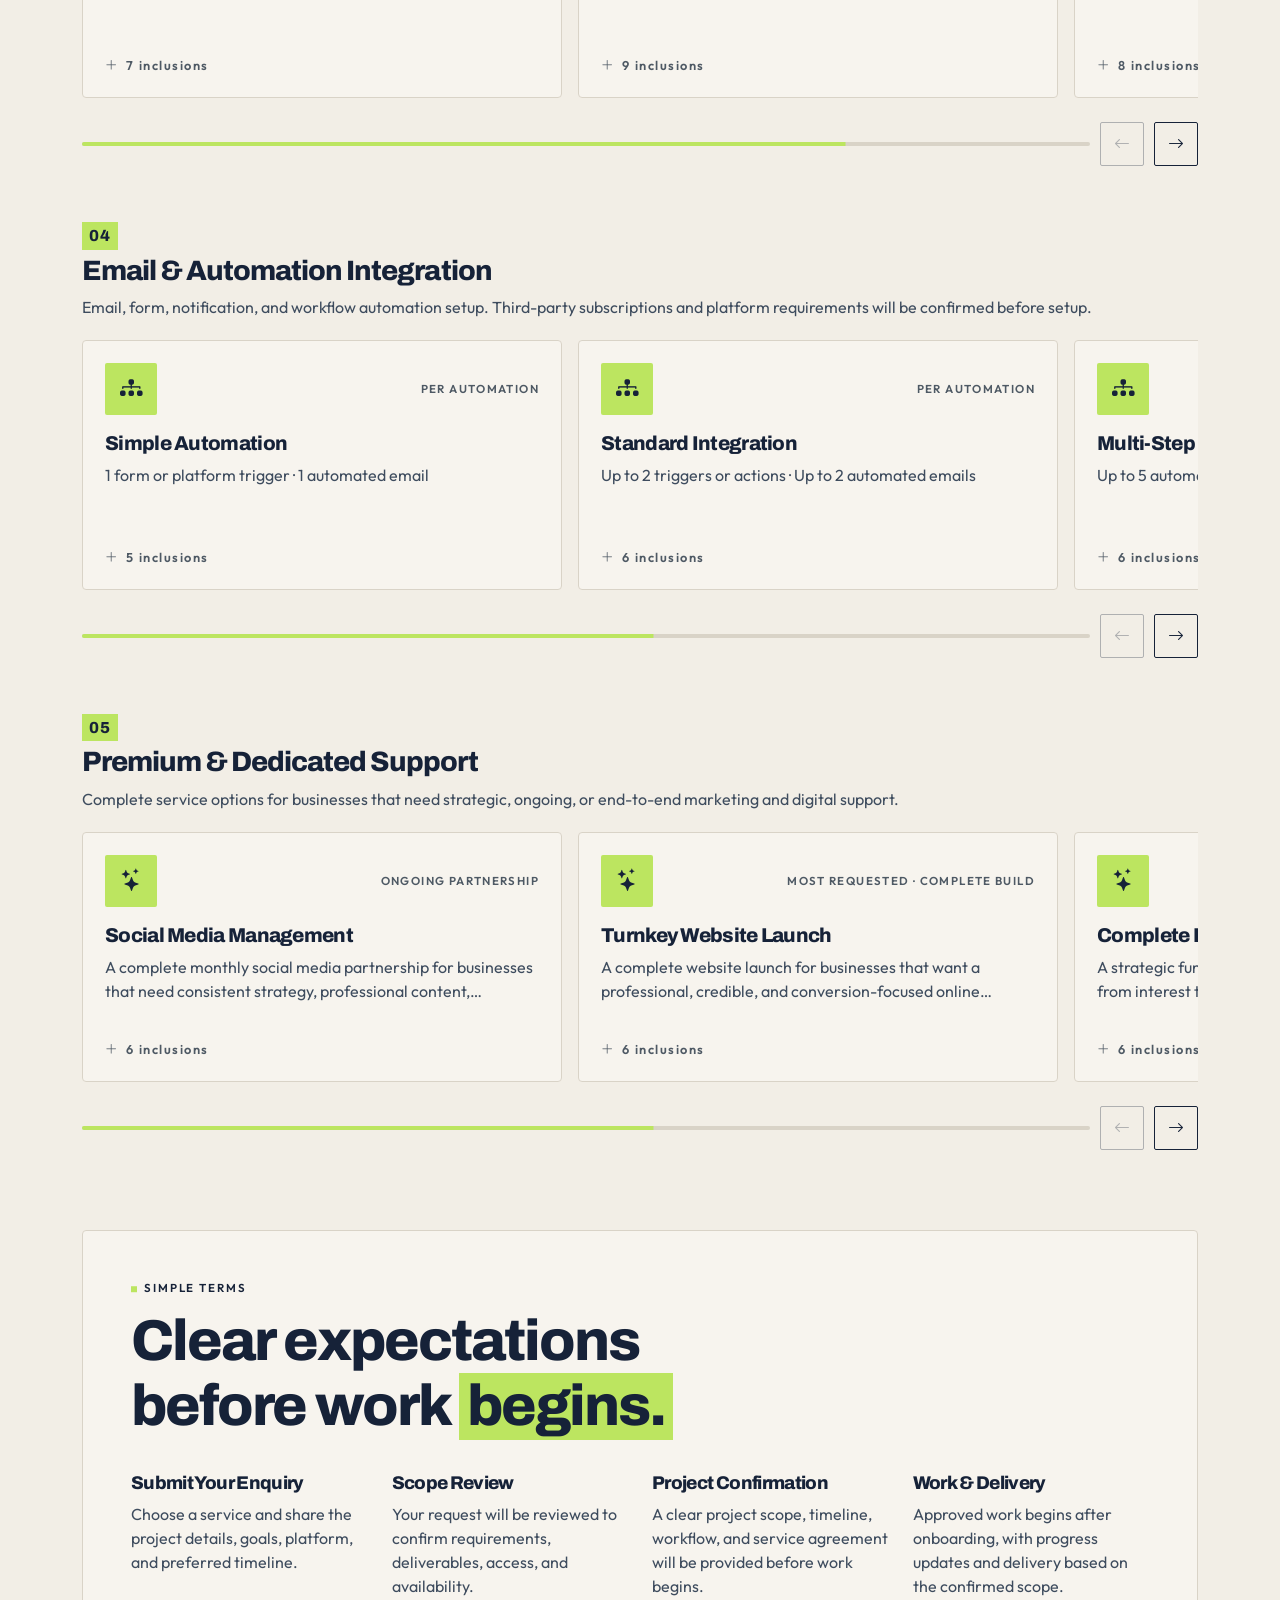
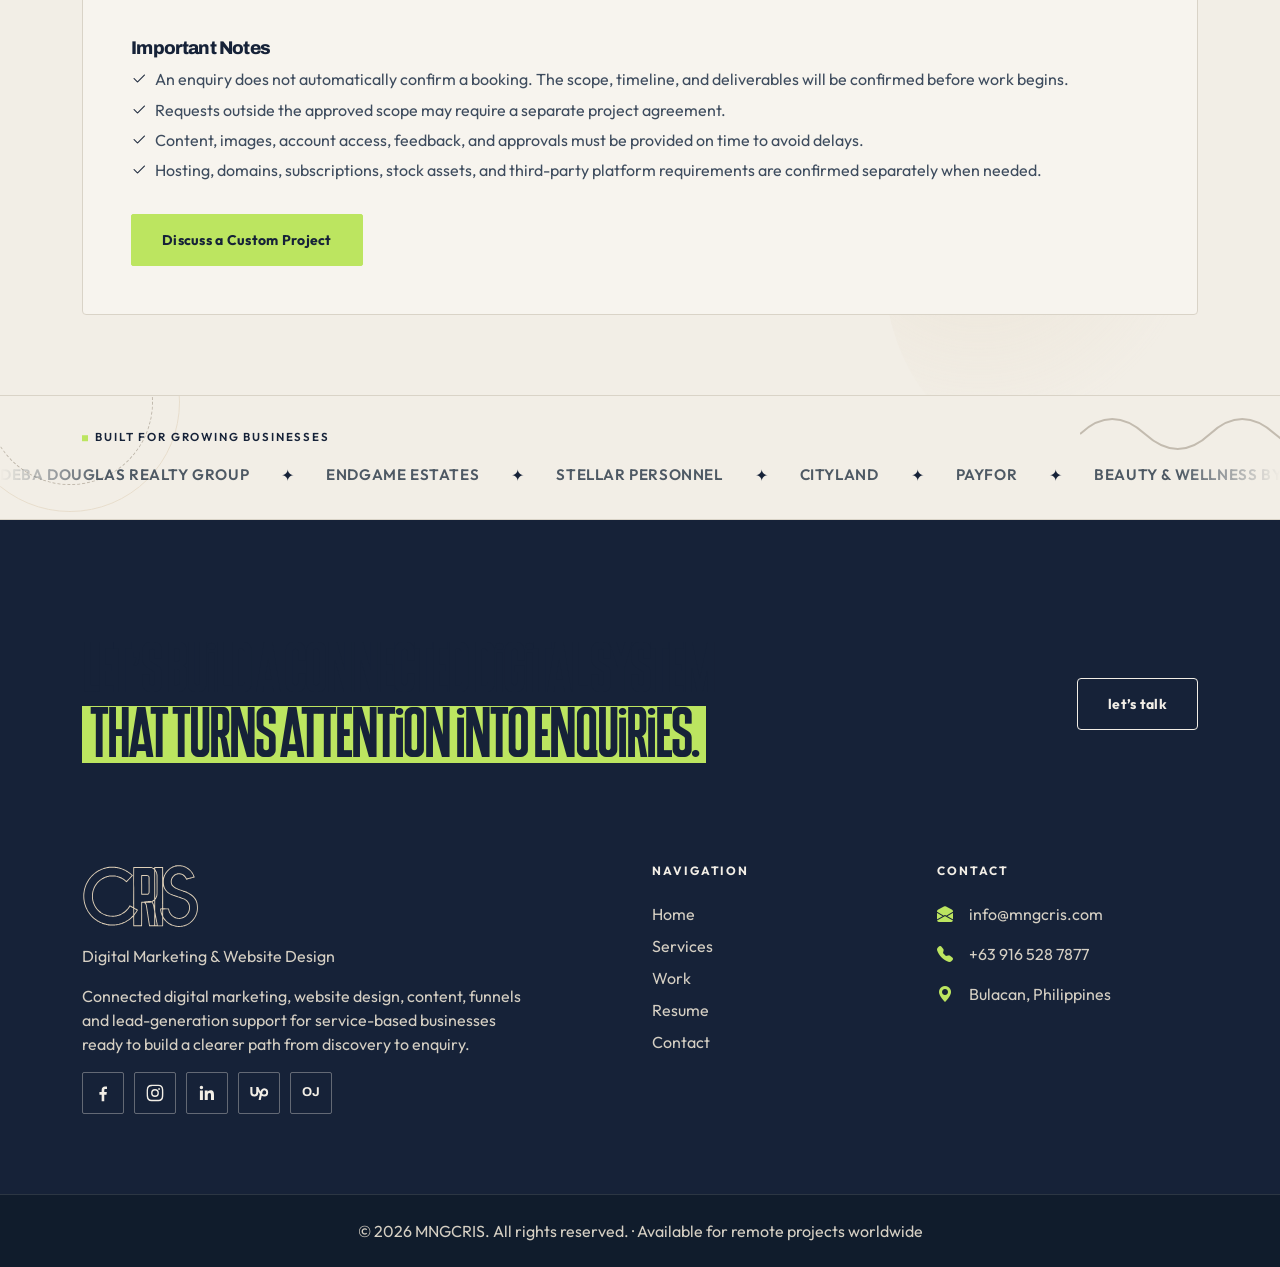
<file: services.html>
<!doctype html>
<html lang="en" data-bs-theme="light">
<head>
<script>(function(){try{var t=localStorage.getItem("theme");if(!t)t=matchMedia("(prefers-color-scheme: dark)").matches?"dark":"light";document.documentElement.setAttribute("data-theme",t);}catch(e){}})();</script>
<meta charset="UTF-8" /><meta name="viewport" content="width=device-width, initial-scale=1.0" />
<title>Services · MNGCRIS</title>
<meta name="description" content="Social media, website design, video editing, automation and dedicated marketing support." />
<link rel="stylesheet" href="assets/css/vendors/bootstrap.min.css" />
<link rel="stylesheet" href="assets/css/vendors/swiper-bundle.min.css" />
<link rel="stylesheet" href="assets/css/vendors/aos.css" />
<link rel="stylesheet" href="assets/css/vendors/odometer.css" />
<link rel="stylesheet" href="assets/css/vendors/magnific-popup.css" />
<link rel="stylesheet" href="assets/css/vendors/carouselTicker.css" />
<link rel="stylesheet" href="assets/fonts/bootstrap-icons/bootstrap-icons.min.css" />
<link rel="stylesheet" href="assets/fonts/boxicons/boxicons.min.css" />
<link rel="stylesheet" href="assets/fonts/fontawesome/fontawesome.min.css" />
<link rel="stylesheet" href="assets/fonts/fontawesome/brands.min.css" />
<link rel="stylesheet" href="assets/fonts/fontawesome/solid.min.css" />
<link rel="stylesheet" href="assets/css/main.css" />
<link rel="preconnect" href="https://fonts.googleapis.com" /><link rel="preconnect" href="https://fonts.gstatic.com" crossorigin />
<link rel="stylesheet" href="https://fonts.googleapis.com/css2?family=Archivo:wght@600;700;800&family=Outfit:wght@300;400;500;600;700&display=swap" />
<link rel="icon" href="favicon.ico?v=3" sizes="any" />
<link rel="icon" type="image/png" sizes="32x32" href="assets/imgs/favicon-32.png?v=3" />
<link rel="icon" type="image/png" sizes="192x192" href="assets/imgs/favicon-192.png?v=3" />
<link rel="apple-touch-icon" href="assets/imgs/apple-touch-icon.png?v=3" />
<link rel="stylesheet" href="assets/css/custom.css?v=9" />
<link rel="stylesheet" href="assets/css/fieldnotes.css?v=1" />
</head>
<body class="position-relative">
<header>
<nav class="navbar navbar-expand-lg py-0 z-5 tcmenu__wrap">
 <div class="d-flex p-4 custom-container mx-auto justify-content-between align-items-center w-100">
  <a class="navbar-brand main-logo d-flex align-items-center gap-2" href="index.html"><img src="assets/imgs/logo-cris-navy.svg" alt="CRIS" class="logo-nav logo-light" /><img src="assets/imgs/logo-cris-cream.svg" alt="" aria-hidden="true" class="logo-nav logo-dark" /></a>
  <div class="d-none d-lg-flex"><ul class="navbar-nav mx-auto gap-4 align-items-lg-center"><li class="nav-item"><a class="nav-link" href="index.html">Home</a></li><li class="nav-item"><a class="nav-link active text-primary" href="services.html">Services</a></li><li class="nav-item"><a class="nav-link" href="work.html">Work</a></li><li class="nav-item"><a class="nav-link" href="resume.html">Resume</a></li><li class="nav-item"><a class="nav-link" href="contact.html">Contact</a></li></ul></div>
  <div class="d-flex align-items-center gap-3">
   <button type="button" class="theme-toggle" aria-label="Toggle dark mode" title="Toggle dark mode"><i class="bi bi-moon-stars-fill tt-moon"></i><i class="bi bi-sun-fill tt-sun"></i></button>
   <a href="contact.html" class="btn btn-primary rounded-pill d-none d-md-block">Let’s Talk</a>
   <button class="btn btn-primary d-lg-none" type="button" data-bs-toggle="offcanvas" data-bs-target="#mobileNav" aria-label="Menu"><i class="bi bi-list"></i></button>
  </div>
 </div>
</nav>
<div class="offcanvas offcanvas-end" tabindex="-1" id="mobileNav"><div class="offcanvas-header"><img src="assets/imgs/logo-cris-navy.svg" alt="CRIS" class="logo-nav logo-light" /><img src="assets/imgs/logo-cris-cream.svg" alt="" aria-hidden="true" class="logo-nav logo-dark" /><button type="button" class="btn-close" data-bs-dismiss="offcanvas"></button></div>
<div class="offcanvas-body"><ul class="list-unstyled fs-4"><li><a class="nav-link" href="index.html">Home</a></li><li><a class="nav-link" href="services.html">Services</a></li><li><a class="nav-link" href="work.html">Work</a></li><li><a class="nav-link" href="resume.html">Resume</a></li><li><a class="nav-link" href="contact.html">Contact</a></li></ul><div class="socials mt-4"><a href="https://www.facebook.com/crisdoesdigital/" target="_blank" rel="noopener" aria-label="Facebook" title="Facebook"><svg viewBox="0 0 24 24" aria-hidden="true"><path fill="currentColor" d="M13.5 22v-8h2.7l.4-3.2h-3.1V8.8c0-.9.3-1.5 1.6-1.5h1.7V4.4c-.3 0-1.3-.1-2.4-.1-2.4 0-4 1.5-4 4.1v2.4H7.7V14h2.7v8h3.1z"/></svg></a><a href="https://www.instagram.com/onlycyaccount/" target="_blank" rel="noopener" aria-label="Instagram" title="Instagram"><svg viewBox="0 0 24 24" aria-hidden="true"><path fill="currentColor" d="M12 7.3A4.7 4.7 0 1 0 12 16.7 4.7 4.7 0 0 0 12 7.3zm0 7.7a3 3 0 1 1 0-6 3 3 0 0 1 0 6zm4.9-8.9a1.1 1.1 0 1 0 0 2.2 1.1 1.1 0 0 0 0-2.2zM12 3.6c2.7 0 3 0 4.1.1 2.7.1 4 1.4 4.1 4.1.1 1.1.1 1.4.1 4.1s0 3-.1 4.1c-.1 2.7-1.4 4-4.1 4.1-1.1.1-1.4.1-4.1.1s-3 0-4.1-.1c-2.7-.1-4-1.4-4.1-4.1C3.7 15 3.6 14.7 3.6 12s0-3 .1-4.1C3.8 5.2 5.1 3.9 7.9 3.8 9 3.6 9.3 3.6 12 3.6zM12 2C9.3 2 8.9 2 7.8 2.1 4.2 2.2 2.2 4.2 2.1 7.8 2 8.9 2 9.3 2 12s0 3.1.1 4.2c.1 3.6 2.1 5.6 5.7 5.7 1.1.1 1.5.1 4.2.1s3.1 0 4.2-.1c3.6-.1 5.6-2.1 5.7-5.7.1-1.1.1-1.5.1-4.2s0-3.1-.1-4.2c-.1-3.6-2.1-5.6-5.7-5.7C15.1 2 14.7 2 12 2z"/></svg></a><a href="https://www.linkedin.com/in/crisdoesdigital" target="_blank" rel="noopener" aria-label="LinkedIn" title="LinkedIn"><svg viewBox="0 0 24 24" aria-hidden="true"><path fill="currentColor" d="M20.4 20.5h-3.6v-5.6c0-1.3 0-3-1.8-3s-2.1 1.4-2.1 2.9v5.7H9.3V9h3.4v1.6c.5-.9 1.6-1.8 3.4-1.8 3.6 0 4.3 2.4 4.3 5.5v6.2zM5.3 7.4a2.1 2.1 0 1 1 0-4.2 2.1 2.1 0 0 1 0 4.2zM7.1 20.5H3.5V9h3.6v11.5z"/></svg></a><a href="https://www.upwork.com/freelancers/~010fc5639277ec315d?mp_source=share" target="_blank" rel="noopener" aria-label="Upwork" title="Upwork"><svg viewBox="0 0 24 24" aria-hidden="true"><path fill="currentColor" d="M18.6 13.9c-1 0-2-.4-2.8-1.1l.2-1v-.1c.2-1.1.8-2.9 2.6-2.9a2.6 2.6 0 0 1 0 5.1zm0-7.7c-2.4 0-4.2 1.5-4.9 4-1.1-1.7-2-3.7-2.5-5.4H8.7v6.6a2.3 2.3 0 0 1-4.6 0V4.8H1.6v6.6a4.8 4.8 0 0 0 9.6 0v-1.1c.5 1 1.1 2.1 1.8 3l-1.5 7.2h2.6l1.1-5.2c1 .6 2.1 1 3.4 1a5.1 5.1 0 0 0 0-10.1z"/></svg></a><a href="https://www.onlinejobs.ph/jobseekers/info/2772796" target="_blank" rel="noopener" aria-label="OnlineJobs.ph" title="OnlineJobs.ph"><span class="oj-badge" aria-hidden="true">OJ</span></a></div><div class="mt-4 d-flex align-items-center gap-3"><button type="button" class="theme-toggle" aria-label="Toggle dark mode" title="Toggle dark mode"><i class="bi bi-moon-stars-fill tt-moon"></i><i class="bi bi-sun-fill tt-sun"></i></button><span class="small">Light / dark mode</span></div></div></div>
</header>
<main>
<section class="pt-250 pb-120"><div class="container"><div class="col-lg-9"><div class="text-primary fw-normal fs-7 text-uppercase text-decoration-underline">Done-for-you digital marketing</div>
<h1 class="ds-3 fw-bold mt-3">Turn your marketing into a system that attracts, engages, and <span class="hl">converts.</span></h1>
<p class="fs-5 mt-4">Stop juggling disconnected marketing tasks that consume your time without creating consistent results. I help businesses build a clear, professional, and conversion-focused digital presence through social media, websites, funnels, content, advertising, and marketing support.</p>
<p class="fw-bold">Strategy-led · Conversion-focused · Done-for-you support</p>
<a href="contact.html" class="btn btn-primary">Work With Me</a></div>
<div class="row g-4 mt-6"><div class="col-6 col-lg-3"><div class="p-5 rounded-4 bg-secondary-1 h-100"><h5>Social Media</h5><p class="mb-0">Strategy, content, and management</p></div></div><div class="col-6 col-lg-3"><div class="p-5 rounded-4 bg-secondary-1 h-100"><h5>Website Design</h5><p class="mb-0">Professional and responsive pages</p></div></div><div class="col-6 col-lg-3"><div class="p-5 rounded-4 bg-secondary-1 h-100"><h5>Funnel Development</h5><p class="mb-0">Lead capture and booking systems</p></div></div><div class="col-6 col-lg-3"><div class="p-5 rounded-4 bg-secondary-1 h-100"><h5>Paid Advertising</h5><p class="mb-0">Meta and Google Ads support</p></div></div></div>
<p class="mt-4 fw-bold">One partner. One connected strategy.</p></div></section>
<section class="pb-120"><div class="container"><div class="text-primary fw-normal fs-7 text-uppercase text-decoration-underline">My workflow</div><h2 class="display-head mt-3 mb-5">From idea to <span class="hl">impact</span>: a clear process that keeps every project strategic, creative, and moving.</h2>
<div class="flow mt-5 text-start" data-flow><div class="flow-track"><div class="flow-fill"></div><div class="flow-dot"></div></div>
<div class="flow-steps"><div class="flow-step" style="--i:0"><div class="flow-node"><span>01</span></div><div class="soft-card flow-card"><p class="small text-accent fw-semibold mb-1">DISCOVER</p><h5>Research</h5><p class="small">Before creating anything, I get curious. I study your brand, audience, competitors, current content, and the opportunities your market may be missing.</p><p class="small fst-italic mb-0 text-secondary">The goal: understand what makes your brand worth noticing.</p></div></div><div class="flow-step" style="--i:1"><div class="flow-node"><span>02</span></div><div class="soft-card flow-card"><p class="small text-accent fw-semibold mb-1">DEFINE</p><h5>Strategy</h5><p class="small">I turn the research into a focused roadmap built around your goals, audience needs, priorities, budget, and available resources.</p><p class="small fst-italic mb-0 text-secondary">No random posting. Every move has a reason.</p></div></div><div class="flow-step" style="--i:2"><div class="flow-node"><span>03</span></div><div class="soft-card flow-card"><p class="small text-accent fw-semibold mb-1">BUILD</p><h5>Content Planning</h5><p class="small">I map out content pillars, campaign themes, posting schedules, captions, creative direction, and calls to action that connect each idea to a clear business goal.</p><p class="small fst-italic mb-0 text-secondary">Creative enough to stand out. Structured enough to stay consistent.</p></div></div><div class="flow-step" style="--i:3"><div class="flow-node"><span>04</span></div><div class="soft-card flow-card"><p class="small text-accent fw-semibold mb-1">LAUNCH</p><h5>Execution</h5><p class="small">The plan goes live. I coordinate content production, scheduling, publishing, engagement, campaign setup, and the moving pieces needed to keep everything on track.</p><p class="small fst-italic mb-0 text-secondary">Less chaos. More momentum.</p></div></div><div class="flow-step" style="--i:4"><div class="flow-node"><span>05</span></div><div class="soft-card flow-card"><p class="small text-accent fw-semibold mb-1">IMPROVE</p><h5>Optimization</h5><p class="small">I monitor performance, identify what is working, study audience feedback, and refine the strategy using real data instead of assumptions.</p><p class="small fst-italic mb-0 text-secondary">Keep the winners. Improve the weak spots. Repeat what works.</p></div></div></div></div></div></section>
<section class="pb-120"><div class="container"><div class="text-primary fw-normal fs-7 text-uppercase text-decoration-underline">Project-based marketing support</div><h2 class="display-head mt-3">Choose the support your business <span class="hl">needs.</span></h2><p>Choose a monthly content package or request website design, video editing, funnels, automation, dedicated marketing, or ongoing website support.</p>
<div class="mt-8 svc-group"><p class="text-primary fw-bold mb-1">01</p><h3>Monthly Social Media Content</h3><p>Regular static graphics, carousel posts, captions, hashtags, content planning, and scheduling. Video creation and editing are quoted separately.</p><div class="row g-4" data-hs><div class="col-md-6 col-lg-4"><div class="xcard" tabindex="0"><div class="xc-head"><span class="icon-box"><i class="bi bi-grid-1x2-fill"></i></span><span class="xc-tag">Monthly</span></div><h4 class="mt-3">Basic Content</h4><p class="xc-sum">A reliable monthly package for businesses that want a consistent and professional social media presence.</p><div class="xc-more"><ul class="list-check"><li><i class="bi bi-check2 text-primary me-2"></i>8 regular social media posts</li><li><i class="bi bi-check2 text-primary me-2"></i>Static graphics and simple carousels</li><li><i class="bi bi-check2 text-primary me-2"></i>Content ideas and headlines</li><li><i class="bi bi-check2 text-primary me-2"></i>Captions and calls to action</li><li><i class="bi bi-check2 text-primary me-2"></i>Relevant hashtags</li><li><i class="bi bi-check2 text-primary me-2"></i>Monthly content calendar</li><li><i class="bi bi-check2 text-primary me-2"></i>Scheduling on up to 2 platforms</li><li><i class="bi bi-check2 text-primary me-2"></i>1 revision per content item</li></ul><a href="contact.html" class="btn btn-outline-dark rounded-pill mt-2">Enquire</a></div><span class="xc-hint"><i class="bi bi-plus-lg"></i> <span>8 inclusions</span></span></div></div><div class="col-md-6 col-lg-4"><div class="xcard" tabindex="0"><div class="xc-head"><span class="icon-box"><i class="bi bi-grid-1x2-fill"></i></span><span class="xc-tag">Recommended · Monthly</span></div><h4 class="mt-3">Standard Content</h4><p class="xc-sum">A stronger content system for brands that need regular planning, professional content creation, and scheduled publishing.</p><div class="xc-more"><ul class="list-check"><li><i class="bi bi-check2 text-primary me-2"></i>12 regular social media posts</li><li><i class="bi bi-check2 text-primary me-2"></i>Static graphics and carousel posts</li><li><i class="bi bi-check2 text-primary me-2"></i>Content planning and research</li><li><i class="bi bi-check2 text-primary me-2"></i>Headlines and supporting copy</li><li><i class="bi bi-check2 text-primary me-2"></i>Captions and calls to action</li><li><i class="bi bi-check2 text-primary me-2"></i>Relevant hashtags</li><li><i class="bi bi-check2 text-primary me-2"></i>Monthly content calendar</li><li><i class="bi bi-check2 text-primary me-2"></i>Scheduling on up to 3 platforms</li><li><i class="bi bi-check2 text-primary me-2"></i>1 monthly planning meeting</li><li><i class="bi bi-check2 text-primary me-2"></i>1 revision per content item</li></ul><a href="contact.html" class="btn btn-outline-dark rounded-pill mt-2">Enquire</a></div><span class="xc-hint"><i class="bi bi-plus-lg"></i> <span>10 inclusions</span></span></div></div><div class="col-md-6 col-lg-4"><div class="xcard" tabindex="0"><div class="xc-head"><span class="icon-box"><i class="bi bi-grid-1x2-fill"></i></span><span class="xc-tag">Monthly</span></div><h4 class="mt-3">Complete Content</h4><p class="xc-sum">A complete monthly package for businesses requiring more frequent marketing, promotional, and branded content.</p><div class="xc-more"><ul class="list-check"><li><i class="bi bi-check2 text-primary me-2"></i>16 regular social media posts</li><li><i class="bi bi-check2 text-primary me-2"></i>Static graphics and carousel content</li><li><i class="bi bi-check2 text-primary me-2"></i>Monthly content strategy</li><li><i class="bi bi-check2 text-primary me-2"></i>Content research and topic planning</li><li><i class="bi bi-check2 text-primary me-2"></i>Headlines and supporting copy</li><li><i class="bi bi-check2 text-primary me-2"></i>Captions and calls to action</li><li><i class="bi bi-check2 text-primary me-2"></i>Relevant hashtags</li><li><i class="bi bi-check2 text-primary me-2"></i>Scheduling on up to 3 platforms</li><li><i class="bi bi-check2 text-primary me-2"></i>1 monthly planning meeting</li><li><i class="bi bi-check2 text-primary me-2"></i>Basic monthly performance summary</li><li><i class="bi bi-check2 text-primary me-2"></i>1 revision per content item</li></ul><a href="contact.html" class="btn btn-outline-dark rounded-pill mt-2">Enquire</a></div><span class="xc-hint"><i class="bi bi-plus-lg"></i> <span>11 inclusions</span></span></div></div></div></div><div class="mt-8 svc-group"><p class="text-primary fw-bold mb-1">02</p><h3>Website Design &amp; Support</h3><p>Choose a complete website redesign, a new website created from scratch, or ongoing hourly support for updates and maintenance.</p><div class="row g-4" data-hs><div class="col-md-6 col-lg-4"><div class="xcard" tabindex="0"><div class="xc-head"><span class="icon-box"><i class="bi bi-window-desktop"></i></span><span class="xc-tag">Project-Based</span></div><h4 class="mt-3">Full Website Redesign</h4><p class="xc-sum">Transform an existing website into a modern, professional, and conversion-focused online presence.</p><div class="xc-more"><ul class="list-check"><li><i class="bi bi-check2 text-primary me-2"></i>Complete visual redesign</li><li><i class="bi bi-check2 text-primary me-2"></i>Improved website structure</li><li><i class="bi bi-check2 text-primary me-2"></i>Modern section layouts</li><li><i class="bi bi-check2 text-primary me-2"></i>Mobile-responsive design</li><li><i class="bi bi-check2 text-primary me-2"></i>Typography and colour improvements</li><li><i class="bi bi-check2 text-primary me-2"></i>Call-to-action improvements</li><li><i class="bi bi-check2 text-primary me-2"></i>Existing content placement</li><li><i class="bi bi-check2 text-primary me-2"></i>Basic website animations</li><li><i class="bi bi-check2 text-primary me-2"></i>Desktop and mobile testing</li><li><i class="bi bi-check2 text-primary me-2"></i>Scope tailored to your business needs</li></ul><a href="contact.html" class="btn btn-outline-dark rounded-pill mt-2">Enquire</a></div><span class="xc-hint"><i class="bi bi-plus-lg"></i> <span>10 inclusions</span></span></div></div><div class="col-md-6 col-lg-4"><div class="xcard" tabindex="0"><div class="xc-head"><span class="icon-box"><i class="bi bi-window-desktop"></i></span><span class="xc-tag">Complete Build · Project-Based</span></div><h4 class="mt-3">Website Design From Scratch</h4><p class="xc-sum">A complete custom website created for a new business, brand, service, campaign, or professional offer.</p><div class="xc-more"><ul class="list-check"><li><i class="bi bi-check2 text-primary me-2"></i>Website strategy and planning</li><li><i class="bi bi-check2 text-primary me-2"></i>Custom page structure</li><li><i class="bi bi-check2 text-primary me-2"></i>Original website layout</li><li><i class="bi bi-check2 text-primary me-2"></i>Professional desktop design</li><li><i class="bi bi-check2 text-primary me-2"></i>Mobile-responsive design</li><li><i class="bi bi-check2 text-primary me-2"></i>Brand colour and font integration</li><li><i class="bi bi-check2 text-primary me-2"></i>Call-to-action sections</li><li><i class="bi bi-check2 text-primary me-2"></i>Contact or enquiry form integration</li><li><i class="bi bi-check2 text-primary me-2"></i>Basic animations and interactions</li><li><i class="bi bi-check2 text-primary me-2"></i>Desktop and mobile testing</li><li><i class="bi bi-check2 text-primary me-2"></i>Pages and features tailored to your goals</li></ul><a href="contact.html" class="btn btn-outline-dark rounded-pill mt-2">Enquire</a></div><span class="xc-hint"><i class="bi bi-plus-lg"></i> <span>11 inclusions</span></span></div></div><div class="col-md-6 col-lg-4"><div class="xcard" tabindex="0"><div class="xc-head"><span class="icon-box"><i class="bi bi-window-desktop"></i></span><span class="xc-tag">Hourly Support</span></div><h4 class="mt-3">Website Updates &amp; Retainer</h4><p class="xc-sum">Flexible website support for businesses that need ongoing updates, maintenance, fixes, or small design improvements.</p><div class="xc-more"><ul class="list-check"><li><i class="bi bi-check2 text-primary me-2"></i>Text and image updates</li><li><i class="bi bi-check2 text-primary me-2"></i>Button and link changes</li><li><i class="bi bi-check2 text-primary me-2"></i>Website-section adjustments</li><li><i class="bi bi-check2 text-primary me-2"></i>Spacing and layout fixes</li><li><i class="bi bi-check2 text-primary me-2"></i>Mobile-responsiveness fixes</li><li><i class="bi bi-check2 text-primary me-2"></i>Form and call-to-action updates</li><li><i class="bi bi-check2 text-primary me-2"></i>Basic design improvements</li><li><i class="bi bi-check2 text-primary me-2"></i>Website troubleshooting</li><li><i class="bi bi-check2 text-primary me-2"></i>Ongoing website maintenance</li><li><i class="bi bi-check2 text-primary me-2"></i>Work completed based on the approved task</li></ul><a href="contact.html" class="btn btn-outline-dark rounded-pill mt-2">Enquire</a></div><span class="xc-hint"><i class="bi bi-plus-lg"></i> <span>10 inclusions</span></span></div></div></div></div><div class="mt-8 svc-group"><p class="text-primary fw-bold mb-1">03</p><h3>Video Editing</h3><p>Social media videos, reels, interviews, testimonials, promotional videos, and other video-editing requests are treated as separate projects.</p><div class="row g-4" data-hs><div class="col-md-6 col-lg-4"><div class="xcard" tabindex="0"><div class="xc-head"><span class="icon-box"><i class="bi bi-camera-reels-fill"></i></span><span class="xc-tag">Per Video</span></div><h4 class="mt-3">Basic Video Edit</h4><p class="xc-sum">Editing of client-provided footage · Basic cuts and transitions</p><div class="xc-more"><ul class="list-check"><li><i class="bi bi-check2 text-primary me-2"></i>Editing of client-provided footage</li><li><i class="bi bi-check2 text-primary me-2"></i>Basic cuts and transitions</li><li><i class="bi bi-check2 text-primary me-2"></i>Background music</li><li><i class="bi bi-check2 text-primary me-2"></i>Text overlays</li><li><i class="bi bi-check2 text-primary me-2"></i>Basic brand styling</li><li><i class="bi bi-check2 text-primary me-2"></i>Formatting for 1 platform</li><li><i class="bi bi-check2 text-primary me-2"></i>1 revision</li></ul><a href="contact.html" class="btn btn-outline-dark rounded-pill mt-2">Enquire</a></div><span class="xc-hint"><i class="bi bi-plus-lg"></i> <span>7 inclusions</span></span></div></div><div class="col-md-6 col-lg-4"><div class="xcard" tabindex="0"><div class="xc-head"><span class="icon-box"><i class="bi bi-camera-reels-fill"></i></span><span class="xc-tag">Popular · Per Video</span></div><h4 class="mt-3">Standard Video Edit</h4><p class="xc-sum">Structured video flow · Professional cuts and transitions</p><div class="xc-more"><ul class="list-check"><li><i class="bi bi-check2 text-primary me-2"></i>Structured video flow</li><li><i class="bi bi-check2 text-primary me-2"></i>Professional cuts and transitions</li><li><i class="bi bi-check2 text-primary me-2"></i>Text overlays</li><li><i class="bi bi-check2 text-primary me-2"></i>Captions or subtitles</li><li><i class="bi bi-check2 text-primary me-2"></i>Background music</li><li><i class="bi bi-check2 text-primary me-2"></i>Branded intro or outro</li><li><i class="bi bi-check2 text-primary me-2"></i>Call-to-action screen</li><li><i class="bi bi-check2 text-primary me-2"></i>Formatting for 1 platform</li><li><i class="bi bi-check2 text-primary me-2"></i>1 revision</li></ul><a href="contact.html" class="btn btn-outline-dark rounded-pill mt-2">Enquire</a></div><span class="xc-hint"><i class="bi bi-plus-lg"></i> <span>9 inclusions</span></span></div></div><div class="col-md-6 col-lg-4"><div class="xcard" tabindex="0"><div class="xc-head"><span class="icon-box"><i class="bi bi-camera-reels-fill"></i></span><span class="xc-tag">Per Video</span></div><h4 class="mt-3">Advanced Video Edit</h4><p class="xc-sum">Multiple footage sources · Interview or testimonial editing</p><div class="xc-more"><ul class="list-check"><li><i class="bi bi-check2 text-primary me-2"></i>Multiple footage sources</li><li><i class="bi bi-check2 text-primary me-2"></i>Interview or testimonial editing</li><li><i class="bi bi-check2 text-primary me-2"></i>Advanced transitions</li><li><i class="bi bi-check2 text-primary me-2"></i>Motion graphics</li><li><i class="bi bi-check2 text-primary me-2"></i>Detailed subtitles</li><li><i class="bi bi-check2 text-primary me-2"></i>Audio cleanup</li><li><i class="bi bi-check2 text-primary me-2"></i>Advanced visual effects</li><li><i class="bi bi-check2 text-primary me-2"></i>Multiple platform formats</li></ul><a href="contact.html" class="btn btn-outline-dark rounded-pill mt-2">Enquire</a></div><span class="xc-hint"><i class="bi bi-plus-lg"></i> <span>8 inclusions</span></span></div></div></div></div><div class="mt-8 svc-group"><p class="text-primary fw-bold mb-1">04</p><h3>Email &amp; Automation Integration</h3><p>Email, form, notification, and workflow automation setup. Third-party subscriptions and platform requirements will be confirmed before setup.</p><div class="row g-4" data-hs><div class="col-md-6 col-lg-4"><div class="xcard" tabindex="0"><div class="xc-head"><span class="icon-box"><i class="bi bi-diagram-3-fill"></i></span><span class="xc-tag">Per Automation</span></div><h4 class="mt-3">Simple Automation</h4><p class="xc-sum">1 form or platform trigger · 1 automated email</p><div class="xc-more"><ul class="list-check"><li><i class="bi bi-check2 text-primary me-2"></i>1 form or platform trigger</li><li><i class="bi bi-check2 text-primary me-2"></i>1 automated email</li><li><i class="bi bi-check2 text-primary me-2"></i>Internal notification if required</li><li><i class="bi bi-check2 text-primary me-2"></i>Basic setup and testing</li><li><i class="bi bi-check2 text-primary me-2"></i>1 revision</li></ul><a href="contact.html" class="btn btn-outline-dark rounded-pill mt-2">Enquire</a></div><span class="xc-hint"><i class="bi bi-plus-lg"></i> <span>5 inclusions</span></span></div></div><div class="col-md-6 col-lg-4"><div class="xcard" tabindex="0"><div class="xc-head"><span class="icon-box"><i class="bi bi-diagram-3-fill"></i></span><span class="xc-tag">Per Automation</span></div><h4 class="mt-3">Standard Integration</h4><p class="xc-sum">Up to 2 triggers or actions · Up to 2 automated emails</p><div class="xc-more"><ul class="list-check"><li><i class="bi bi-check2 text-primary me-2"></i>Up to 2 triggers or actions</li><li><i class="bi bi-check2 text-primary me-2"></i>Up to 2 automated emails</li><li><i class="bi bi-check2 text-primary me-2"></i>Internal team notification</li><li><i class="bi bi-check2 text-primary me-2"></i>Basic field mapping</li><li><i class="bi bi-check2 text-primary me-2"></i>Setup and testing</li><li><i class="bi bi-check2 text-primary me-2"></i>1 revision</li></ul><a href="contact.html" class="btn btn-outline-dark rounded-pill mt-2">Enquire</a></div><span class="xc-hint"><i class="bi bi-plus-lg"></i> <span>6 inclusions</span></span></div></div><div class="col-md-6 col-lg-4"><div class="xcard" tabindex="0"><div class="xc-head"><span class="icon-box"><i class="bi bi-diagram-3-fill"></i></span><span class="xc-tag">Per Workflow</span></div><h4 class="mt-3">Multi-Step Automation</h4><p class="xc-sum">Up to 5 automation steps · Multiple email notifications</p><div class="xc-more"><ul class="list-check"><li><i class="bi bi-check2 text-primary me-2"></i>Up to 5 automation steps</li><li><i class="bi bi-check2 text-primary me-2"></i>Multiple email notifications</li><li><i class="bi bi-check2 text-primary me-2"></i>Basic conditions and routing</li><li><i class="bi bi-check2 text-primary me-2"></i>Form and email integration</li><li><i class="bi bi-check2 text-primary me-2"></i>Setup and testing</li><li><i class="bi bi-check2 text-primary me-2"></i>2 revisions</li></ul><a href="contact.html" class="btn btn-outline-dark rounded-pill mt-2">Enquire</a></div><span class="xc-hint"><i class="bi bi-plus-lg"></i> <span>6 inclusions</span></span></div></div><div class="col-md-6 col-lg-4"><div class="xcard" tabindex="0"><div class="xc-head"><span class="icon-box"><i class="bi bi-diagram-3-fill"></i></span><span class="xc-tag">Per Update</span></div><h4 class="mt-3">Automation Repair</h4><p class="xc-sum">Change an email recipient · Update automated email wording</p><div class="xc-more"><ul class="list-check"><li><i class="bi bi-check2 text-primary me-2"></i>Change an email recipient</li><li><i class="bi bi-check2 text-primary me-2"></i>Update automated email wording</li><li><i class="bi bi-check2 text-primary me-2"></i>Fix a broken trigger</li><li><i class="bi bi-check2 text-primary me-2"></i>Change a form connection</li><li><i class="bi bi-check2 text-primary me-2"></i>Adjust an existing workflow</li><li><i class="bi bi-check2 text-primary me-2"></i>Basic testing</li></ul><a href="contact.html" class="btn btn-outline-dark rounded-pill mt-2">Enquire</a></div><span class="xc-hint"><i class="bi bi-plus-lg"></i> <span>6 inclusions</span></span></div></div></div></div><div class="mt-8 svc-group"><p class="text-primary fw-bold mb-1">05</p><h3>Premium &amp; Dedicated Support</h3><p>Complete service options for businesses that need strategic, ongoing, or end-to-end marketing and digital support.</p><div class="row g-4" data-hs><div class="col-md-6 col-lg-4"><div class="xcard" tabindex="0"><div class="xc-head"><span class="icon-box"><i class="bi bi-stars"></i></span><span class="xc-tag">Ongoing Partnership</span></div><h4 class="mt-3">Social Media Management</h4><p class="xc-sum">A complete monthly social media partnership for businesses that need consistent strategy, professional content, publishing, audience engagement, and performance monitoring.</p><div class="xc-more"><ul class="list-check"><li><i class="bi bi-check2 text-primary me-2"></i>Monthly social media strategy</li><li><i class="bi bi-check2 text-primary me-2"></i>Content calendar and planning</li><li><i class="bi bi-check2 text-primary me-2"></i>Caption and conversion copywriting</li><li><i class="bi bi-check2 text-primary me-2"></i>Content scheduling and publishing</li><li><i class="bi bi-check2 text-primary me-2"></i>Community engagement support</li><li><i class="bi bi-check2 text-primary me-2"></i>Monthly performance reporting</li></ul><a href="contact.html" class="btn btn-outline-dark rounded-pill mt-2">Enquire</a></div><span class="xc-hint"><i class="bi bi-plus-lg"></i> <span>6 inclusions</span></span></div></div><div class="col-md-6 col-lg-4"><div class="xcard" tabindex="0"><div class="xc-head"><span class="icon-box"><i class="bi bi-stars"></i></span><span class="xc-tag">Most Requested · Complete Build</span></div><h4 class="mt-3">Turnkey Website Launch</h4><p class="xc-sum">A complete website launch for businesses that want a professional, credible, and conversion-focused online presence without coordinating multiple providers.</p><div class="xc-more"><ul class="list-check"><li><i class="bi bi-check2 text-primary me-2"></i>Website strategy and planning</li><li><i class="bi bi-check2 text-primary me-2"></i>Responsive website design</li><li><i class="bi bi-check2 text-primary me-2"></i>Complete website development</li><li><i class="bi bi-check2 text-primary me-2"></i>Contact and lead-capture forms</li><li><i class="bi bi-check2 text-primary me-2"></i>Basic on-page SEO setup</li><li><i class="bi bi-check2 text-primary me-2"></i>Website testing and launch support</li></ul><a href="contact.html" class="btn btn-outline-dark rounded-pill mt-2">Enquire</a></div><span class="xc-hint"><i class="bi bi-plus-lg"></i> <span>6 inclusions</span></span></div></div><div class="col-md-6 col-lg-4"><div class="xcard" tabindex="0"><div class="xc-head"><span class="icon-box"><i class="bi bi-stars"></i></span><span class="xc-tag">Conversion Focused</span></div><h4 class="mt-3">Complete Funnel System</h4><p class="xc-sum">A strategic funnel system designed to move your audience from interest to action and generate leads, bookings, registrations, applications, or sales.</p><div class="xc-more"><ul class="list-check"><li><i class="bi bi-check2 text-primary me-2"></i>Funnel strategy and customer journey</li><li><i class="bi bi-check2 text-primary me-2"></i>Landing page design</li><li><i class="bi bi-check2 text-primary me-2"></i>Sales, booking, or application page</li><li><i class="bi bi-check2 text-primary me-2"></i>Confirmation or thank-you page</li><li><i class="bi bi-check2 text-primary me-2"></i>Forms and platform integrations</li><li><i class="bi bi-check2 text-primary me-2"></i>Email automation options</li></ul><a href="contact.html" class="btn btn-outline-dark rounded-pill mt-2">Enquire</a></div><span class="xc-hint"><i class="bi bi-plus-lg"></i> <span>6 inclusions</span></span></div></div><div class="col-md-6 col-lg-4"><div class="xcard" tabindex="0"><div class="xc-head"><span class="icon-box"><i class="bi bi-stars"></i></span><span class="xc-tag">Dedicated Support</span></div><h4 class="mt-3">Dedicated Marketing Support</h4><p class="xc-sum">Reserved marketing support for businesses that need reliable help with content, websites, campaigns, systems, updates, and ongoing digital marketing tasks.</p><div class="xc-more"><ul class="list-check"><li><i class="bi bi-check2 text-primary me-2"></i>Reserved working schedule</li><li><i class="bi bi-check2 text-primary me-2"></i>Weekly priorities and task planning</li><li><i class="bi bi-check2 text-primary me-2"></i>Marketing and content support</li><li><i class="bi bi-check2 text-primary me-2"></i>Website and campaign assistance</li><li><i class="bi bi-check2 text-primary me-2"></i>Digital systems and platform updates</li><li><i class="bi bi-check2 text-primary me-2"></i>Ongoing communication and progress updates</li></ul><a href="contact.html" class="btn btn-outline-dark rounded-pill mt-2">Enquire</a></div><span class="xc-hint"><i class="bi bi-plus-lg"></i> <span>6 inclusions</span></span></div></div></div></div>
</div></section>
<section class="pb-120"><div class="container"><div class="p-7 rounded-4 bg-secondary-1"><div class="text-primary fw-normal fs-7 text-uppercase text-decoration-underline">Simple terms</div><h2 class="display-head mt-3">Clear expectations before work <span class="hl">begins.</span></h2>
<div class="row g-4 mt-2"><div class="col-md-6 col-lg-3"><h5>Submit Your Enquiry</h5><p>Choose a service and share the project details, goals, platform, and preferred timeline.</p></div><div class="col-md-6 col-lg-3"><h5>Scope Review</h5><p>Your request will be reviewed to confirm requirements, deliverables, access, and availability.</p></div><div class="col-md-6 col-lg-3"><h5>Project Confirmation</h5><p>A clear project scope, timeline, workflow, and service agreement will be provided before work begins.</p></div><div class="col-md-6 col-lg-3"><h5>Work & Delivery</h5><p>Approved work begins after onboarding, with progress updates and delivery based on the confirmed scope.</p></div></div>
<h5 class="mt-4">Important Notes</h5><ul class="list-check"><li><i class="bi bi-check2 text-primary me-2"></i>An enquiry does not automatically confirm a booking. The scope, timeline, and deliverables will be confirmed before work begins.</li><li><i class="bi bi-check2 text-primary me-2"></i>Requests outside the approved scope may require a separate project agreement.</li><li><i class="bi bi-check2 text-primary me-2"></i>Content, images, account access, feedback, and approvals must be provided on time to avoid delays.</li><li><i class="bi bi-check2 text-primary me-2"></i>Hosting, domains, subscriptions, stock assets, and third-party platform requirements are confirmed separately when needed.</li></ul>
<a href="contact.html" class="btn btn-primary mt-3">Discuss a Custom Project</a></div></div></section>
<section class="py-5 border-top border-bottom overflow-hidden"><div class="container mb-3"><div class="text-primary fw-normal fs-7 text-uppercase text-decoration-underline">Built for growing businesses</div></div><div class="ticker"><div class="ticker-track"><span class="ticker-item">Deba Douglas Realty Group</span><span class="text-primary">✦</span><span class="ticker-item">Endgame Estates</span><span class="text-primary">✦</span><span class="ticker-item">Stellar Personnel</span><span class="text-primary">✦</span><span class="ticker-item">Cityland</span><span class="text-primary">✦</span><span class="ticker-item">Payfor</span><span class="text-primary">✦</span><span class="ticker-item">Beauty &amp; Wellness by Melody</span><span class="text-primary">✦</span><span class="ticker-item">iPet Club</span><span class="text-primary">✦</span><span class="ticker-item">VendSafe</span><span class="text-primary">✦</span><span class="ticker-item">Leash</span><span class="text-primary">✦</span><span class="ticker-item">Lune &amp; Line</span><span class="text-primary">✦</span><span class="ticker-item">Casino Compare</span><span class="text-primary">✦</span><span class="ticker-item">National Air Transport</span><span class="text-primary">✦</span><span class="ticker-item">Staffing Solution.io</span><span class="text-primary">✦</span><span class="ticker-item">Felipe and Sons × The Lerato</span><span class="text-primary">✦</span><span class="ticker-item">Kurum Group of Company</span><span class="text-primary">✦</span><span class="ticker-item">Deba Douglas Realty Group</span><span class="text-primary">✦</span><span class="ticker-item">Endgame Estates</span><span class="text-primary">✦</span><span class="ticker-item">Stellar Personnel</span><span class="text-primary">✦</span><span class="ticker-item">Cityland</span><span class="text-primary">✦</span><span class="ticker-item">Payfor</span><span class="text-primary">✦</span><span class="ticker-item">Beauty &amp; Wellness by Melody</span><span class="text-primary">✦</span><span class="ticker-item">iPet Club</span><span class="text-primary">✦</span><span class="ticker-item">VendSafe</span><span class="text-primary">✦</span><span class="ticker-item">Leash</span><span class="text-primary">✦</span><span class="ticker-item">Lune &amp; Line</span><span class="text-primary">✦</span><span class="ticker-item">Casino Compare</span><span class="text-primary">✦</span><span class="ticker-item">National Air Transport</span><span class="text-primary">✦</span><span class="ticker-item">Staffing Solution.io</span><span class="text-primary">✦</span><span class="ticker-item">Felipe and Sons × The Lerato</span><span class="text-primary">✦</span><span class="ticker-item">Kurum Group of Company</span><span class="text-primary">✦</span></div></div></section></main>
<footer>
 <div class="footer-home1 bg-black bg-dark-black pt-120 position-relative overflow-hidden">
  <div class="container mb-10"><div class="row"><div class="col-12 d-flex flex-wrap align-items-center gap-4">
   <h2 class="text-white display-head mb-0">Let’s build a connected digital system<br/><span class="text-white-50">that turns attention into enquiries.</span></h2>
   <a href="contact.html" class="btn btn-light btn-lg rounded-pill ms-lg-auto">let’s talk</a>
  </div></div></div>
  <div class="container pb-120"><div class="row">
   <div class="col-lg-5 mb-5 mb-lg-0">
    <img src="assets/imgs/logo-cris-cream.svg" alt="CRIS" class="logo-foot mb-3" /><p class="text-secondary">Digital Marketing &amp; Website Design</p>
    <p class="mt-3 text-secondary">Connected digital marketing, website design, content, funnels and lead-generation support for service-based businesses ready to build a clearer path from discovery to enquiry.</p>
    <div class="socials socials-dark mt-3"><a href="https://www.facebook.com/crisdoesdigital/" target="_blank" rel="noopener" aria-label="Facebook" title="Facebook"><svg viewBox="0 0 24 24" aria-hidden="true"><path fill="currentColor" d="M13.5 22v-8h2.7l.4-3.2h-3.1V8.8c0-.9.3-1.5 1.6-1.5h1.7V4.4c-.3 0-1.3-.1-2.4-.1-2.4 0-4 1.5-4 4.1v2.4H7.7V14h2.7v8h3.1z"/></svg></a><a href="https://www.instagram.com/onlycyaccount/" target="_blank" rel="noopener" aria-label="Instagram" title="Instagram"><svg viewBox="0 0 24 24" aria-hidden="true"><path fill="currentColor" d="M12 7.3A4.7 4.7 0 1 0 12 16.7 4.7 4.7 0 0 0 12 7.3zm0 7.7a3 3 0 1 1 0-6 3 3 0 0 1 0 6zm4.9-8.9a1.1 1.1 0 1 0 0 2.2 1.1 1.1 0 0 0 0-2.2zM12 3.6c2.7 0 3 0 4.1.1 2.7.1 4 1.4 4.1 4.1.1 1.1.1 1.4.1 4.1s0 3-.1 4.1c-.1 2.7-1.4 4-4.1 4.1-1.1.1-1.4.1-4.1.1s-3 0-4.1-.1c-2.7-.1-4-1.4-4.1-4.1C3.7 15 3.6 14.7 3.6 12s0-3 .1-4.1C3.8 5.2 5.1 3.9 7.9 3.8 9 3.6 9.3 3.6 12 3.6zM12 2C9.3 2 8.9 2 7.8 2.1 4.2 2.2 2.2 4.2 2.1 7.8 2 8.9 2 9.3 2 12s0 3.1.1 4.2c.1 3.6 2.1 5.6 5.7 5.7 1.1.1 1.5.1 4.2.1s3.1 0 4.2-.1c3.6-.1 5.6-2.1 5.7-5.7.1-1.1.1-1.5.1-4.2s0-3.1-.1-4.2c-.1-3.6-2.1-5.6-5.7-5.7C15.1 2 14.7 2 12 2z"/></svg></a><a href="https://www.linkedin.com/in/crisdoesdigital" target="_blank" rel="noopener" aria-label="LinkedIn" title="LinkedIn"><svg viewBox="0 0 24 24" aria-hidden="true"><path fill="currentColor" d="M20.4 20.5h-3.6v-5.6c0-1.3 0-3-1.8-3s-2.1 1.4-2.1 2.9v5.7H9.3V9h3.4v1.6c.5-.9 1.6-1.8 3.4-1.8 3.6 0 4.3 2.4 4.3 5.5v6.2zM5.3 7.4a2.1 2.1 0 1 1 0-4.2 2.1 2.1 0 0 1 0 4.2zM7.1 20.5H3.5V9h3.6v11.5z"/></svg></a><a href="https://www.upwork.com/freelancers/~010fc5639277ec315d?mp_source=share" target="_blank" rel="noopener" aria-label="Upwork" title="Upwork"><svg viewBox="0 0 24 24" aria-hidden="true"><path fill="currentColor" d="M18.6 13.9c-1 0-2-.4-2.8-1.1l.2-1v-.1c.2-1.1.8-2.9 2.6-2.9a2.6 2.6 0 0 1 0 5.1zm0-7.7c-2.4 0-4.2 1.5-4.9 4-1.1-1.7-2-3.7-2.5-5.4H8.7v6.6a2.3 2.3 0 0 1-4.6 0V4.8H1.6v6.6a4.8 4.8 0 0 0 9.6 0v-1.1c.5 1 1.1 2.1 1.8 3l-1.5 7.2h2.6l1.1-5.2c1 .6 2.1 1 3.4 1a5.1 5.1 0 0 0 0-10.1z"/></svg></a><a href="https://www.onlinejobs.ph/jobseekers/info/2772796" target="_blank" rel="noopener" aria-label="OnlineJobs.ph" title="OnlineJobs.ph"><span class="oj-badge" aria-hidden="true">OJ</span></a></div>
   </div>
   <div class="col-lg-3 col-6 offset-lg-1"><h4 class="text-white mb-4">Navigation</h4><ul class="list-unstyled">
    <li class="mb-2"><a class="text-secondary" href="index.html">Home</a></li><li class="mb-2"><a class="text-secondary" href="services.html">Services</a></li><li class="mb-2"><a class="text-secondary" href="work.html">Work</a></li><li class="mb-2"><a class="text-secondary" href="resume.html">Resume</a></li><li class="mb-2"><a class="text-secondary" href="contact.html">Contact</a></li></ul></div>
   <div class="col-lg-3 col-6"><h4 class="text-white mb-4">Contact</h4>
    <a href="mailto:info@mngcris.com" class="d-flex mb-3 text-secondary"><i class="bi bi-envelope-open-fill me-3 text-white"></i>info@mngcris.com</a>
    <a href="tel:+639165287877" class="d-flex mb-3 text-secondary"><i class="bi bi-telephone-fill me-3 text-white"></i>+63 916 528 7877</a>
    <p class="d-flex text-secondary"><i class="bi bi-geo-alt-fill me-3 text-white"></i>Bulacan, Philippines</p></div>
  </div></div>
 </div>
 <div class="bg-dark py-4 text-center"><p class="mb-0 text-secondary">© <span id="yr"></span> MNGCRIS. All rights reserved. · Available for remote projects worldwide</p></div>
</footer>
<button type="button" class="to-top" aria-label="Back to top"><svg viewBox="0 0 48 48"><circle cx="24" cy="24" r="21" class="tt-bg"/><circle cx="24" cy="24" r="21" class="tt-ring"/></svg><i class="bi bi-arrow-up"></i></button>
<script src="assets/js/vendors/jquery-3.7.1.min.js"></script>
<script src="assets/js/vendors/bootstrap.bundle.min.js"></script>
<script src="assets/js/vendors/swiper-bundle.min.js"></script>
<script src="assets/js/vendors/aos.js"></script>
<script src="assets/js/vendors/wow.min.js"></script>
<script src="assets/js/vendors/jquery.appear.js"></script>
<script src="assets/js/vendors/jquery.odometer.min.js"></script>
<script src="assets/js/vendors/jquery.magnific-popup.min.js"></script>
<script src="assets/js/vendors/jquery.carouselTicker.min.js"></script>
<script src="assets/js/vendors/imagesloaded.pkgd.min.js"></script>
<script src="assets/js/vendors/isotope.pkgd.min.js"></script>
<script src="assets/js/main.js"></script>
<script src="assets/js/anim.js?v=9"></script>
<script>document.getElementById('yr').textContent=new Date().getFullYear();</script>
</body></html>
</file>
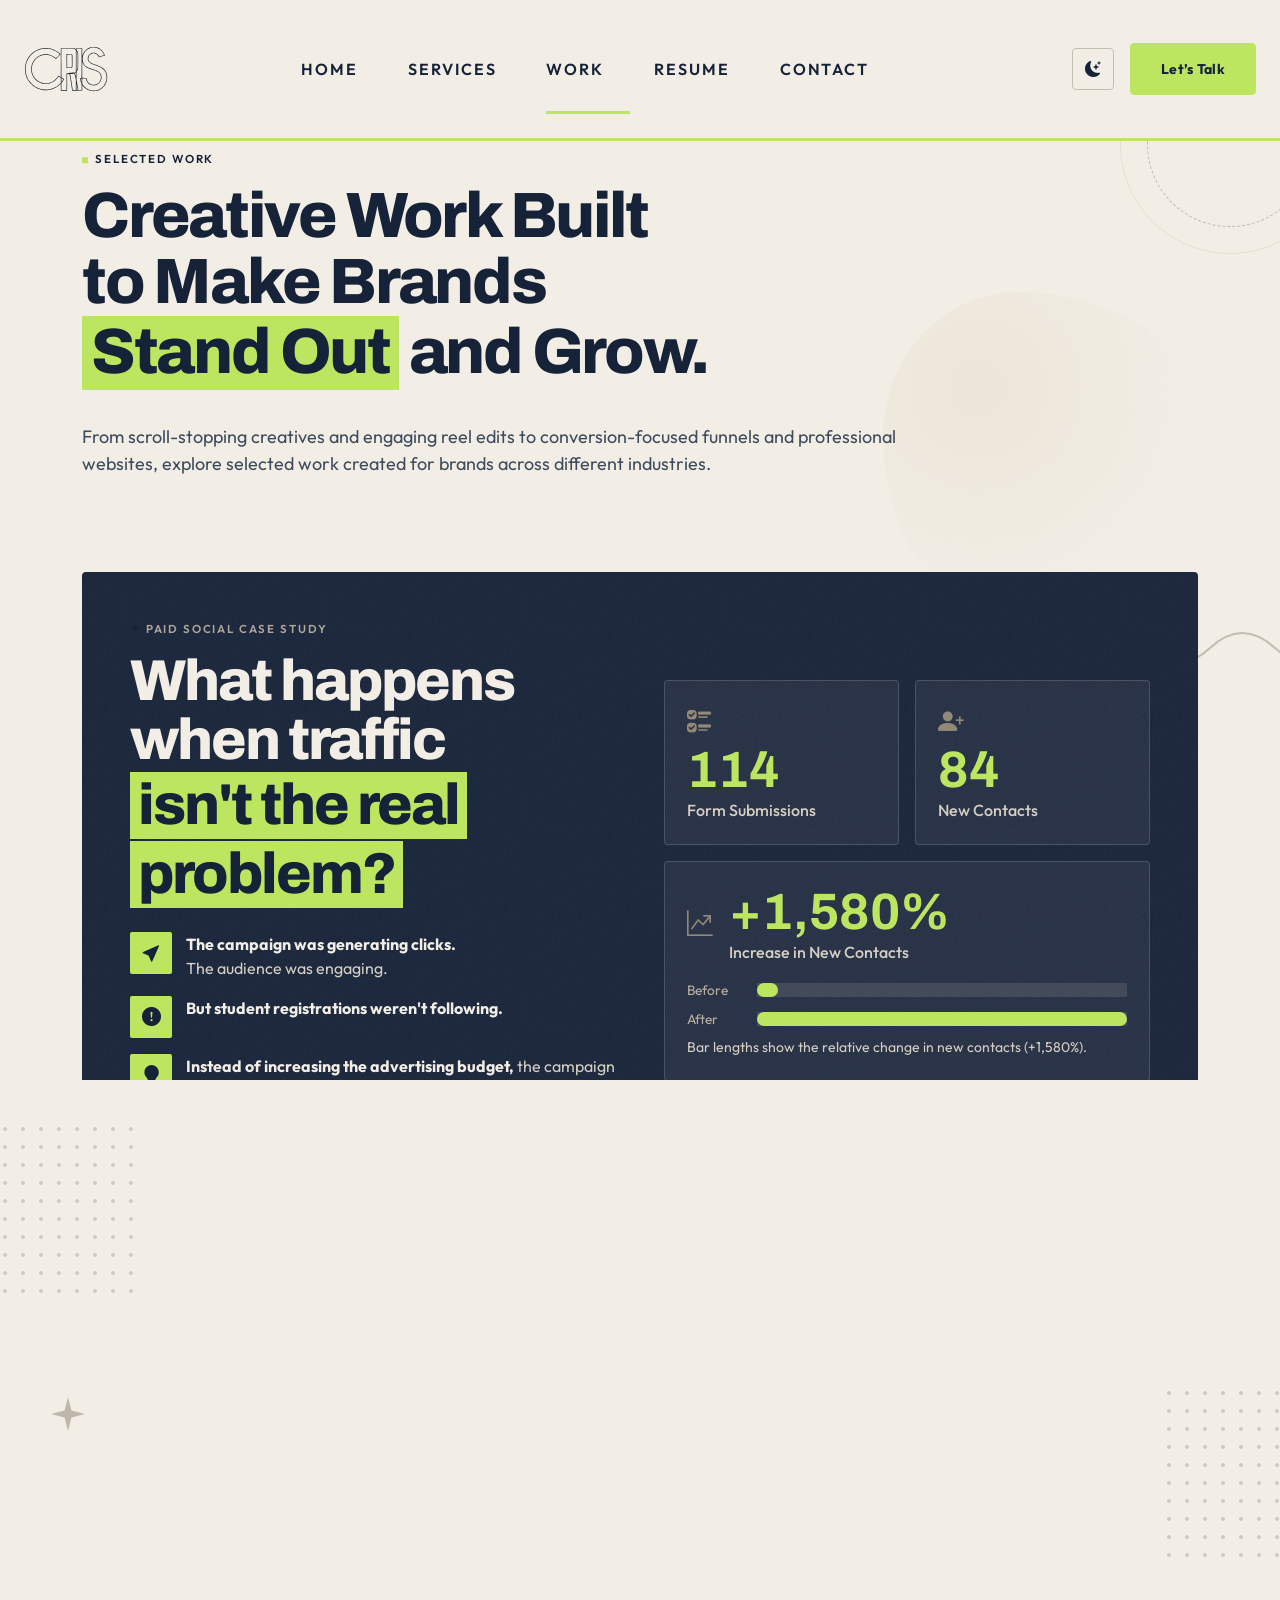
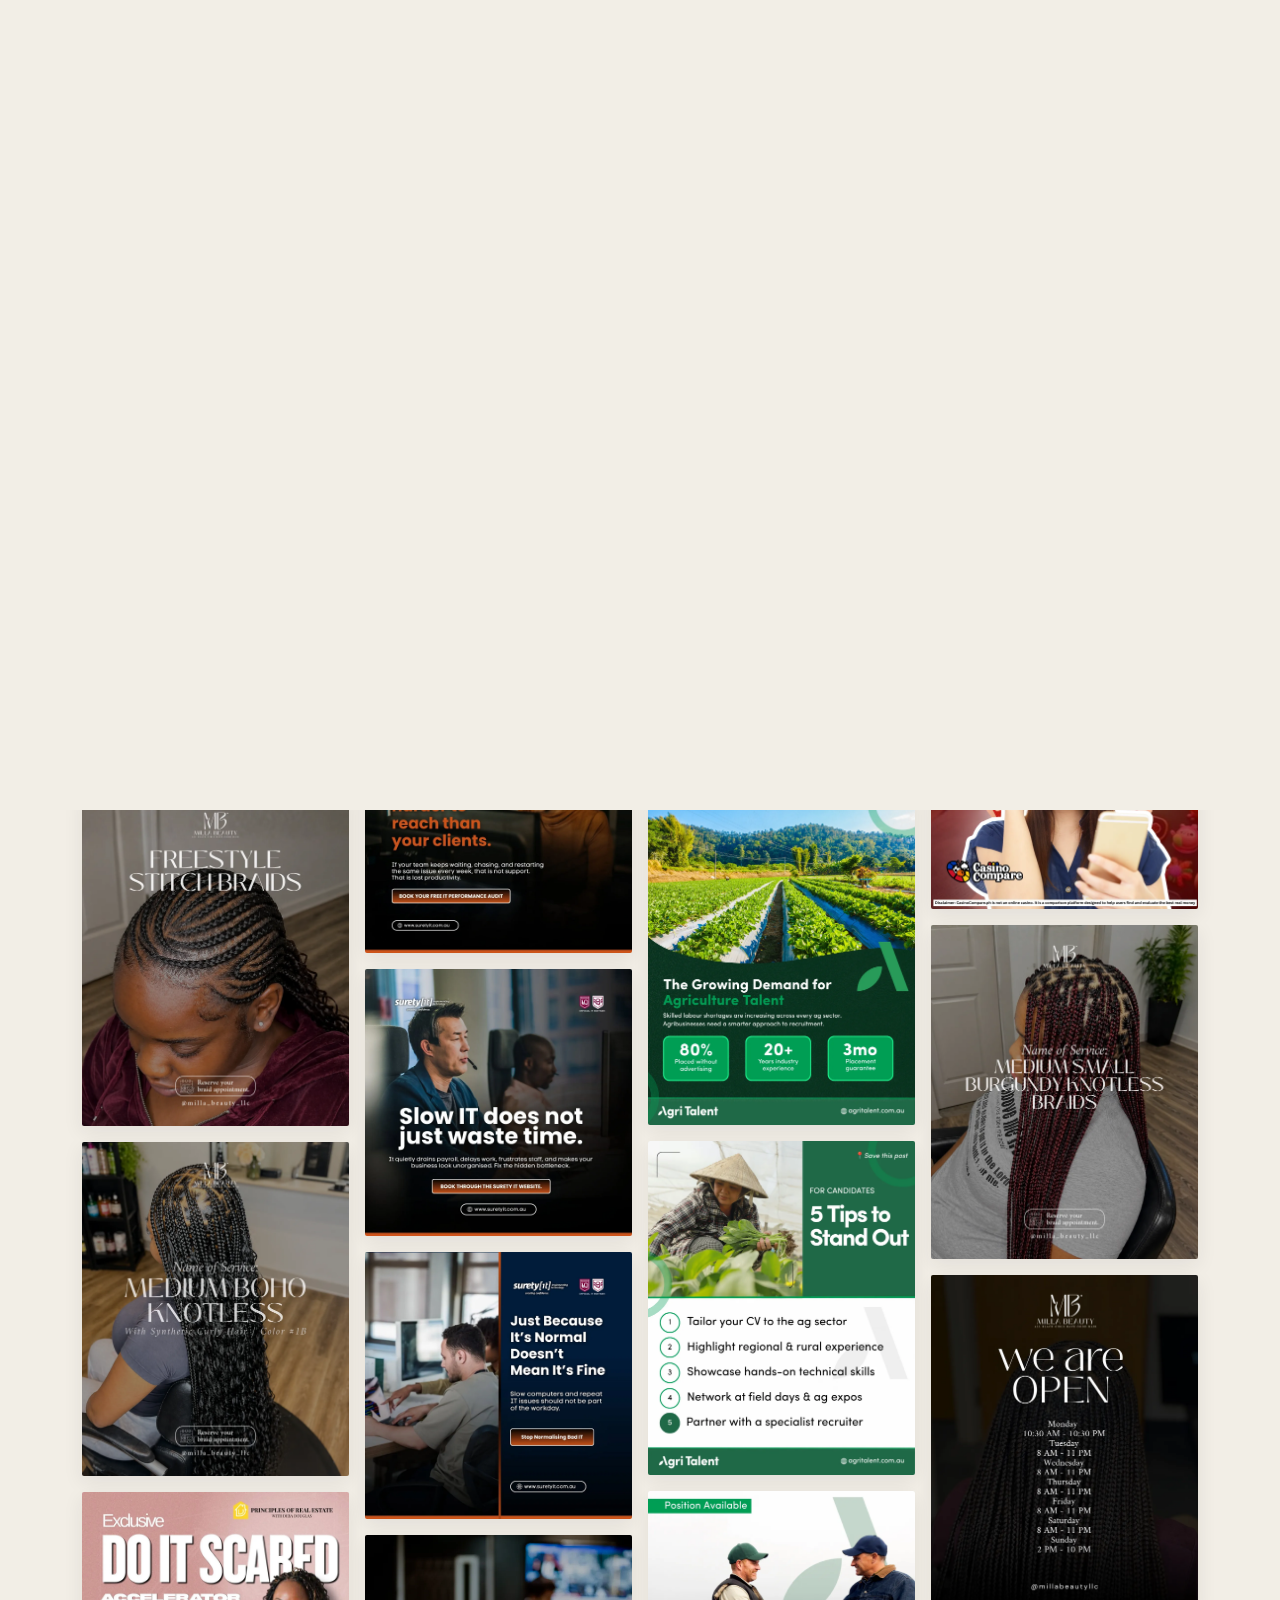
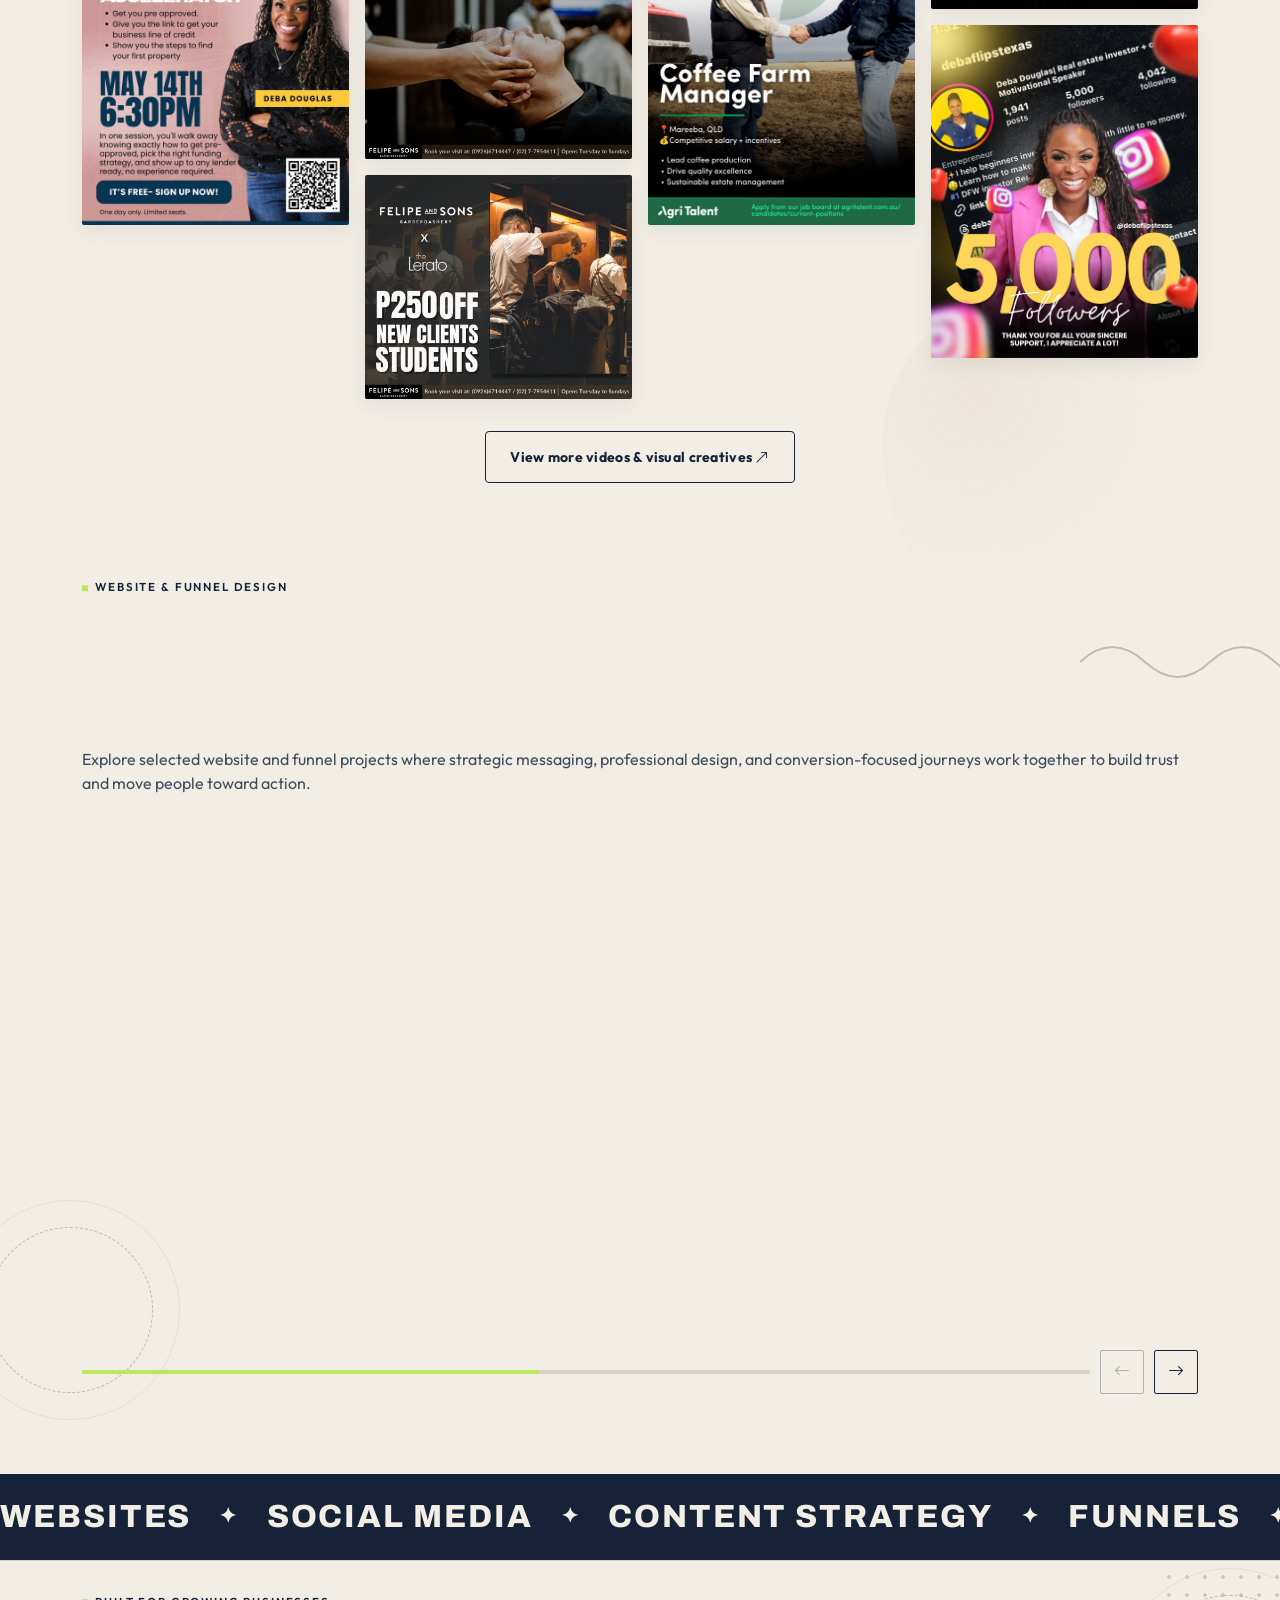
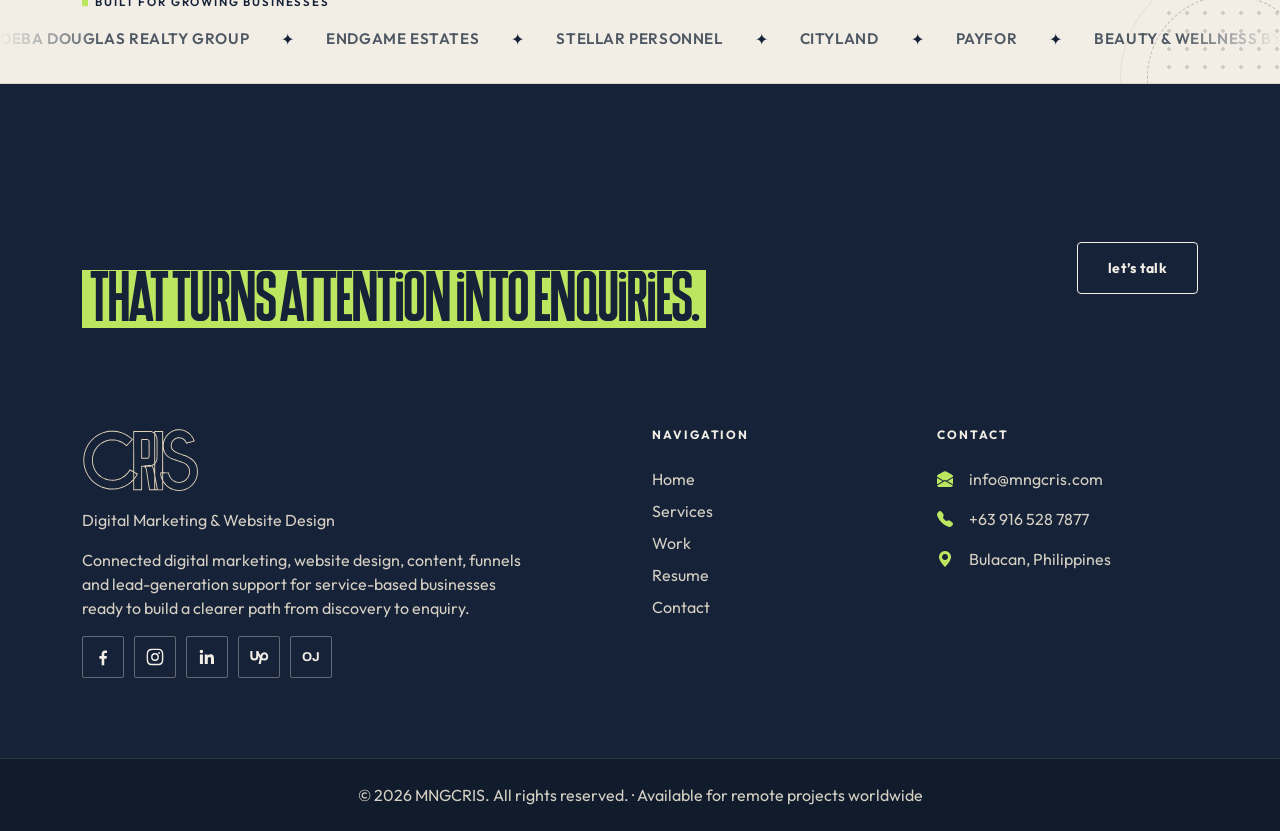
<file: work.html>
<!doctype html>
<html lang="en" data-bs-theme="light">
<head>
<script>(function(){try{var t=localStorage.getItem("theme");if(!t)t=matchMedia("(prefers-color-scheme: dark)").matches?"dark":"light";document.documentElement.setAttribute("data-theme",t);}catch(e){}})();</script>
<meta charset="UTF-8" /><meta name="viewport" content="width=device-width, initial-scale=1.0" />
<title>Work · MNGCRIS</title>
<meta name="description" content="Selected website, funnel and paid social work." />
<link rel="stylesheet" href="assets/css/vendors/bootstrap.min.css" />
<link rel="stylesheet" href="assets/css/vendors/swiper-bundle.min.css" />
<link rel="stylesheet" href="assets/css/vendors/aos.css" />
<link rel="stylesheet" href="assets/css/vendors/odometer.css" />
<link rel="stylesheet" href="assets/css/vendors/magnific-popup.css" />
<link rel="stylesheet" href="assets/css/vendors/carouselTicker.css" />
<link rel="stylesheet" href="assets/fonts/bootstrap-icons/bootstrap-icons.min.css" />
<link rel="stylesheet" href="assets/fonts/boxicons/boxicons.min.css" />
<link rel="stylesheet" href="assets/fonts/fontawesome/fontawesome.min.css" />
<link rel="stylesheet" href="assets/fonts/fontawesome/brands.min.css" />
<link rel="stylesheet" href="assets/fonts/fontawesome/solid.min.css" />
<link rel="stylesheet" href="assets/css/main.css" />
<link rel="preconnect" href="https://fonts.googleapis.com" /><link rel="preconnect" href="https://fonts.gstatic.com" crossorigin />
<link rel="stylesheet" href="https://fonts.googleapis.com/css2?family=Archivo:wght@600;700;800&family=Outfit:wght@300;400;500;600;700&display=swap" />
<link rel="icon" href="favicon.ico?v=3" sizes="any" />
<link rel="icon" type="image/png" sizes="32x32" href="assets/imgs/favicon-32.png?v=3" />
<link rel="icon" type="image/png" sizes="192x192" href="assets/imgs/favicon-192.png?v=3" />
<link rel="apple-touch-icon" href="assets/imgs/apple-touch-icon.png?v=3" />
<link rel="stylesheet" href="assets/css/custom.css?v=9" />
<link rel="stylesheet" href="assets/css/fieldnotes.css?v=1" />
</head>
<body class="position-relative">
<header>
<nav class="navbar navbar-expand-lg py-0 z-5 tcmenu__wrap">
 <div class="d-flex p-4 custom-container mx-auto justify-content-between align-items-center w-100">
  <a class="navbar-brand main-logo d-flex align-items-center gap-2" href="index.html"><img src="assets/imgs/logo-cris-navy.svg" alt="CRIS" class="logo-nav logo-light" /><img src="assets/imgs/logo-cris-cream.svg" alt="" aria-hidden="true" class="logo-nav logo-dark" /></a>
  <div class="d-none d-lg-flex"><ul class="navbar-nav mx-auto gap-4 align-items-lg-center"><li class="nav-item"><a class="nav-link" href="index.html">Home</a></li><li class="nav-item"><a class="nav-link" href="services.html">Services</a></li><li class="nav-item"><a class="nav-link active text-primary" href="work.html">Work</a></li><li class="nav-item"><a class="nav-link" href="resume.html">Resume</a></li><li class="nav-item"><a class="nav-link" href="contact.html">Contact</a></li></ul></div>
  <div class="d-flex align-items-center gap-3">
   <button type="button" class="theme-toggle" aria-label="Toggle dark mode" title="Toggle dark mode"><i class="bi bi-moon-stars-fill tt-moon"></i><i class="bi bi-sun-fill tt-sun"></i></button>
   <a href="contact.html" class="btn btn-primary rounded-pill d-none d-md-block">Let’s Talk</a>
   <button class="btn btn-primary d-lg-none" type="button" data-bs-toggle="offcanvas" data-bs-target="#mobileNav" aria-label="Menu"><i class="bi bi-list"></i></button>
  </div>
 </div>
</nav>
<div class="offcanvas offcanvas-end" tabindex="-1" id="mobileNav"><div class="offcanvas-header"><img src="assets/imgs/logo-cris-navy.svg" alt="CRIS" class="logo-nav logo-light" /><img src="assets/imgs/logo-cris-cream.svg" alt="" aria-hidden="true" class="logo-nav logo-dark" /><button type="button" class="btn-close" data-bs-dismiss="offcanvas"></button></div>
<div class="offcanvas-body"><ul class="list-unstyled fs-4"><li><a class="nav-link" href="index.html">Home</a></li><li><a class="nav-link" href="services.html">Services</a></li><li><a class="nav-link" href="work.html">Work</a></li><li><a class="nav-link" href="resume.html">Resume</a></li><li><a class="nav-link" href="contact.html">Contact</a></li></ul><div class="socials mt-4"><a href="https://www.facebook.com/crisdoesdigital/" target="_blank" rel="noopener" aria-label="Facebook" title="Facebook"><svg viewBox="0 0 24 24" aria-hidden="true"><path fill="currentColor" d="M13.5 22v-8h2.7l.4-3.2h-3.1V8.8c0-.9.3-1.5 1.6-1.5h1.7V4.4c-.3 0-1.3-.1-2.4-.1-2.4 0-4 1.5-4 4.1v2.4H7.7V14h2.7v8h3.1z"/></svg></a><a href="https://www.instagram.com/onlycyaccount/" target="_blank" rel="noopener" aria-label="Instagram" title="Instagram"><svg viewBox="0 0 24 24" aria-hidden="true"><path fill="currentColor" d="M12 7.3A4.7 4.7 0 1 0 12 16.7 4.7 4.7 0 0 0 12 7.3zm0 7.7a3 3 0 1 1 0-6 3 3 0 0 1 0 6zm4.9-8.9a1.1 1.1 0 1 0 0 2.2 1.1 1.1 0 0 0 0-2.2zM12 3.6c2.7 0 3 0 4.1.1 2.7.1 4 1.4 4.1 4.1.1 1.1.1 1.4.1 4.1s0 3-.1 4.1c-.1 2.7-1.4 4-4.1 4.1-1.1.1-1.4.1-4.1.1s-3 0-4.1-.1c-2.7-.1-4-1.4-4.1-4.1C3.7 15 3.6 14.7 3.6 12s0-3 .1-4.1C3.8 5.2 5.1 3.9 7.9 3.8 9 3.6 9.3 3.6 12 3.6zM12 2C9.3 2 8.9 2 7.8 2.1 4.2 2.2 2.2 4.2 2.1 7.8 2 8.9 2 9.3 2 12s0 3.1.1 4.2c.1 3.6 2.1 5.6 5.7 5.7 1.1.1 1.5.1 4.2.1s3.1 0 4.2-.1c3.6-.1 5.6-2.1 5.7-5.7.1-1.1.1-1.5.1-4.2s0-3.1-.1-4.2c-.1-3.6-2.1-5.6-5.7-5.7C15.1 2 14.7 2 12 2z"/></svg></a><a href="https://www.linkedin.com/in/crisdoesdigital" target="_blank" rel="noopener" aria-label="LinkedIn" title="LinkedIn"><svg viewBox="0 0 24 24" aria-hidden="true"><path fill="currentColor" d="M20.4 20.5h-3.6v-5.6c0-1.3 0-3-1.8-3s-2.1 1.4-2.1 2.9v5.7H9.3V9h3.4v1.6c.5-.9 1.6-1.8 3.4-1.8 3.6 0 4.3 2.4 4.3 5.5v6.2zM5.3 7.4a2.1 2.1 0 1 1 0-4.2 2.1 2.1 0 0 1 0 4.2zM7.1 20.5H3.5V9h3.6v11.5z"/></svg></a><a href="https://www.upwork.com/freelancers/~010fc5639277ec315d?mp_source=share" target="_blank" rel="noopener" aria-label="Upwork" title="Upwork"><svg viewBox="0 0 24 24" aria-hidden="true"><path fill="currentColor" d="M18.6 13.9c-1 0-2-.4-2.8-1.1l.2-1v-.1c.2-1.1.8-2.9 2.6-2.9a2.6 2.6 0 0 1 0 5.1zm0-7.7c-2.4 0-4.2 1.5-4.9 4-1.1-1.7-2-3.7-2.5-5.4H8.7v6.6a2.3 2.3 0 0 1-4.6 0V4.8H1.6v6.6a4.8 4.8 0 0 0 9.6 0v-1.1c.5 1 1.1 2.1 1.8 3l-1.5 7.2h2.6l1.1-5.2c1 .6 2.1 1 3.4 1a5.1 5.1 0 0 0 0-10.1z"/></svg></a><a href="https://www.onlinejobs.ph/jobseekers/info/2772796" target="_blank" rel="noopener" aria-label="OnlineJobs.ph" title="OnlineJobs.ph"><span class="oj-badge" aria-hidden="true">OJ</span></a></div><div class="mt-4 d-flex align-items-center gap-3"><button type="button" class="theme-toggle" aria-label="Toggle dark mode" title="Toggle dark mode"><i class="bi bi-moon-stars-fill tt-moon"></i><i class="bi bi-sun-fill tt-sun"></i></button><span class="small">Light / dark mode</span></div></div></div>
</header>
<main>
<section class="pt-250 pb-120"><div class="container"><div class="col-lg-9"><div class="text-primary fw-normal fs-7 text-uppercase text-decoration-underline">Selected work</div><h1 class="ds-3 fw-bold mt-3">Creative Work Built to Make Brands <span class="hl">Stand Out</span> and Grow.</h1>
<p class="fs-5 mt-4">From scroll-stopping creatives and engaging reel edits to conversion-focused funnels and professional websites, explore selected work created for brands across different industries.</p></div></div></section>
<section class="pb-120"><div class="container"><div class="card-dark case-card">
<div class="row g-5 align-items-center"><div class="col-lg-6">
<p class="sec-label text-start text-white-50"><span>✦</span> Paid social case study</p>
<h2 class="display-head text-white text-start">What happens when traffic<br/><span>isn't the real problem?</span></h2>
<div class="case-steps mt-4">
<div class="cs"><i class="bi bi-cursor-fill"></i><div><strong>The campaign was generating clicks.</strong><br/>The audience was engaging.</div></div>
<div class="cs"><i class="bi bi-exclamation-circle-fill"></i><div><strong>But student registrations weren't following.</strong></div></div>
<div class="cs"><i class="bi bi-lightbulb-fill"></i><div><strong>Instead of increasing the advertising budget,</strong> the campaign was analyzed and the creative strategy was rebuilt around conversion.</div></div>
</div></div>
<div class="col-lg-6"><div class="row g-3">
<div class="col-6"><div class="kpi"><i class="bi bi-ui-checks"></i><div class="kpi-num count">114</div><div class="kpi-lbl">Form Submissions</div></div></div>
<div class="col-6"><div class="kpi"><i class="bi bi-person-plus-fill"></i><div class="kpi-num count">84</div><div class="kpi-lbl">New Contacts</div></div></div>
<div class="col-12"><div class="kpi kpi-wide"><div class="d-flex align-items-center gap-3"><i class="bi bi-graph-up-arrow"></i><div><div class="kpi-num">+<span class="count">1,580</span>%</div><div class="kpi-lbl">Increase in New Contacts</div></div></div>
<div class="bars mt-3" data-bars><div class="bar-row"><span>Before</span><div class="bar"><i style="--w:5.6%"></i></div></div><div class="bar-row"><span>After</span><div class="bar"><i style="--w:100%"></i></div></div></div>
<p class="small mb-0 mt-2 kpi-note">Bar lengths show the relative change in new contacts (+1,580%).</p></div></div>
</div></div></div>
<p class="mt-5 mb-0 fw-semibold case-foot"><i class="bi bi-arrow-repeat me-2"></i>The challenge: clicks were high, sign-ups weren't. One creative shift changed the direction of the campaign.</p>
</div></div></section>
<section class="pb-120"><div class="container"><p class="sec-label"><span>✦</span> Results for clients</p><h2 class="display-head text-center">Award-Winning<br/><span class="text-muted-2">Social Growth</span></h2>
<p class="lead-sm mx-auto text-center mt-3">Helped businesses win awards and build their social growth within 3 months.</p>
<div class="row g-3 gallery mt-4"><div class="col-md-6"><a href="assets/imgs/proof/ig-C1BdEjSyedT-1.jpg" target="_blank"><img loading="lazy" src="assets/imgs/proof/ig-C1BdEjSyedT-1.jpg" alt="iPet Club team receiving an award on stage"/></a></div><div class="col-md-6"><a href="assets/imgs/proof/ig-C1BdEjSyedT-2.jpg" target="_blank"><img loading="lazy" src="assets/imgs/proof/ig-C1BdEjSyedT-2.jpg" alt="Award trophy held up close"/></a></div></div></div></section>
<section class="pb-120" id="creative"><div class="container"><p class="sec-label"><span>✦</span> Creative work</p><h2 class="display-head text-center">Graphic<br/><span class="text-muted-2">Designs</span></h2>
<p class="lead-sm mx-auto text-center mt-3">Social media creatives designed for brands across different industries.</p>
<div class="dz-tabs mt-4" role="tablist"><button class="active" data-f="*">All <small>37</small></button><button data-f="Sports Design">Sports Design <small>3</small></button><button data-f="Beauty and Self Care">Beauty and Self Care <small>3</small></button><button data-f="Hair Salon">Hair Salon <small>2</small></button><button data-f="Real Estate">Real Estate <small>3</small></button><button data-f="Marketing">Marketing <small>3</small></button><button data-f="IT">IT <small>3</small></button><button data-f="Barbershop">Barbershop <small>2</small></button><button data-f="Charter Company">Charter Company <small>3</small></button><button data-f="Recruitment">Recruitment <small>9</small></button><button data-f="Game and Entertainment">Game and Entertainment <small>3</small></button><button data-f="Brand Creatives">Brand Creatives <small>3</small></button></div>
<div class="dz-grid mt-4"><a class="dz-item" data-c="Sports Design" href="assets/imgs/designs/1c1d5BQEPlMdmxy2bMmMsaVr6UyFJsGpn.webp"><img loading="lazy" src="assets/imgs/designs/1c1d5BQEPlMdmxy2bMmMsaVr6UyFJsGpn.webp" width="1200" height="1200" alt="Sports Design social media design"/></a><a class="dz-item" data-c="Sports Design" href="assets/imgs/designs/1QOAuW9tvNg7oVpa1Nh2zs0LUXtisQF_t.webp"><img loading="lazy" src="assets/imgs/designs/1QOAuW9tvNg7oVpa1Nh2zs0LUXtisQF_t.webp" width="1200" height="1200" alt="Sports Design social media design"/></a><a class="dz-item" data-c="Sports Design" href="assets/imgs/designs/1HbWtuf_SB-AeK-hjvR3EDKb6yRB0wzNO.webp"><img loading="lazy" src="assets/imgs/designs/1HbWtuf_SB-AeK-hjvR3EDKb6yRB0wzNO.webp" width="1200" height="1200" alt="Sports Design social media design"/></a><a class="dz-item" data-c="Beauty and Self Care" href="assets/imgs/designs/1Il_5ePP05hRtwEat8yIkBobHB3c40hDl.webp"><img loading="lazy" src="assets/imgs/designs/1Il_5ePP05hRtwEat8yIkBobHB3c40hDl.webp" width="709" height="710" alt="Beauty and Wellness by Melody — Beauty and Self Care social media design"/></a><a class="dz-item" data-c="Beauty and Self Care" href="assets/imgs/designs/1Tt1-AhjVTraN5betss9NpcjteCDRd0WN.webp"><img loading="lazy" src="assets/imgs/designs/1Tt1-AhjVTraN5betss9NpcjteCDRd0WN.webp" width="1200" height="1200" alt="Beauty and Wellness by Melody — Beauty and Self Care social media design"/></a><a class="dz-item" data-c="Beauty and Self Care" href="assets/imgs/designs/1TDOsydpvxHJtrdUADCj3sJH6-X1XAH9C.webp"><img loading="lazy" src="assets/imgs/designs/1TDOsydpvxHJtrdUADCj3sJH6-X1XAH9C.webp" width="1200" height="1200" alt="Beauty and Wellness by Melody — Beauty and Self Care social media design"/></a><a class="dz-item" data-c="Hair Salon" href="assets/imgs/designs/1PxJ58DRo3zG47SLZf-Br4d4hcGLzXXyR.webp"><img loading="lazy" src="assets/imgs/designs/1PxJ58DRo3zG47SLZf-Br4d4hcGLzXXyR.webp" width="1080" height="1350" alt="Milla Beauty — Hair Salon social media design"/></a><a class="dz-item" data-c="Hair Salon" href="assets/imgs/designs/1c2Phpbih5zBFRCc1SCU-kjV09LZZZ405.webp"><img loading="lazy" src="assets/imgs/designs/1c2Phpbih5zBFRCc1SCU-kjV09LZZZ405.webp" width="1080" height="1350" alt="Hair Salon social media design"/></a><a class="dz-item" data-c="Real Estate" href="assets/imgs/designs/1EpUCQ0VtzWodIRvSNX0qLsEYw4RljVuZ.webp"><img loading="lazy" src="assets/imgs/designs/1EpUCQ0VtzWodIRvSNX0qLsEYw4RljVuZ.webp" width="1200" height="1500" alt="Deba Douglas — Real Estate social media design"/></a><a class="dz-item" data-c="Real Estate" href="assets/imgs/designs/1bSdqQJv1ptfnekiU0kWOWpjCyY_Bmc2T.webp"><img loading="lazy" src="assets/imgs/designs/1bSdqQJv1ptfnekiU0kWOWpjCyY_Bmc2T.webp" width="1080" height="1351" alt="Real Estate social media design"/></a><a class="dz-item" data-c="Real Estate" href="assets/imgs/designs/1uUn_2c9bXimZ_MYp5byekJy2dQB9OFeZ.webp"><img loading="lazy" src="assets/imgs/designs/1uUn_2c9bXimZ_MYp5byekJy2dQB9OFeZ.webp" width="1131" height="1600" alt="Deba Douglas — Real Estate social media design"/></a><a class="dz-item" data-c="Marketing" href="assets/imgs/designs/1C-LfMNE7P7XpBYWmaY-h9vBYnqM-eye4.webp"><img loading="lazy" src="assets/imgs/designs/1C-LfMNE7P7XpBYWmaY-h9vBYnqM-eye4.webp" width="1200" height="1200" alt="Surety Engage — Marketing social media design"/></a><a class="dz-item" data-c="Marketing" href="assets/imgs/designs/1Mv7gG37RLxwBiVp9Jtgp-Wq8jQpO98zP.webp"><img loading="lazy" src="assets/imgs/designs/1Mv7gG37RLxwBiVp9Jtgp-Wq8jQpO98zP.webp" width="1200" height="1200" alt="Surety Engage — Marketing social media design"/></a><a class="dz-item" data-c="Marketing" href="assets/imgs/designs/1AGVB66aAzZNUnicik3y81oKBR_ihS1s6.webp"><img loading="lazy" src="assets/imgs/designs/1AGVB66aAzZNUnicik3y81oKBR_ihS1s6.webp" width="1200" height="1200" alt="Marketing social media design"/></a><a class="dz-item" data-c="IT" href="assets/imgs/designs/1rXwXKCfIT4wRxZZ8oJVgSvPI1MSIMCSw.webp"><img loading="lazy" src="assets/imgs/designs/1rXwXKCfIT4wRxZZ8oJVgSvPI1MSIMCSw.webp" width="1200" height="1200" alt="BSCN — IT social media design"/></a><a class="dz-item" data-c="IT" href="assets/imgs/designs/1EIjWyhbZejdM8GDFqZfgHQvhXr61Jbx0.webp"><img loading="lazy" src="assets/imgs/designs/1EIjWyhbZejdM8GDFqZfgHQvhXr61Jbx0.webp" width="1200" height="1200" alt="Surety Engage — IT social media design"/></a><a class="dz-item" data-c="IT" href="assets/imgs/designs/1-9MmIF-TD6cJHpS6WPDe3DYcCAAJvlRu.webp"><img loading="lazy" src="assets/imgs/designs/1-9MmIF-TD6cJHpS6WPDe3DYcCAAJvlRu.webp" width="1200" height="1200" alt="Surety IT — IT social media design"/></a><a class="dz-item" data-c="Barbershop" href="assets/imgs/designs/11O0CaFyDQDWg76W7O_Ei50cawgxjodhE.webp"><img loading="lazy" src="assets/imgs/designs/11O0CaFyDQDWg76W7O_Ei50cawgxjodhE.webp" width="940" height="788" alt="Felipe and Sons — Barbershop social media design"/></a><a class="dz-item" data-c="Barbershop" href="assets/imgs/designs/1lq27w71Fwe1Q2x6U-vEs3-6Uby3B2ZZq.webp"><img loading="lazy" src="assets/imgs/designs/1lq27w71Fwe1Q2x6U-vEs3-6Uby3B2ZZq.webp" width="940" height="788" alt="Felipe and Sons — Barbershop social media design"/></a><a class="dz-item" data-c="Charter Company" href="assets/imgs/designs/17QxjMG6VA3SjBHIO2CFG2El01GhQmsVe.webp"><img loading="lazy" src="assets/imgs/designs/17QxjMG6VA3SjBHIO2CFG2El01GhQmsVe.webp" width="1200" height="1200" alt="National Air Transport — Charter Company social media design"/></a><a class="dz-item" data-c="Charter Company" href="assets/imgs/designs/1PjPY__7IRDfyl5EyZVIrKoPGWFPCqSiC.webp"><img loading="lazy" src="assets/imgs/designs/1PjPY__7IRDfyl5EyZVIrKoPGWFPCqSiC.webp" width="1080" height="1080" alt="National Air Transport — Charter Company social media design"/></a><a class="dz-item" data-c="Charter Company" href="assets/imgs/designs/1P2PXN1UVT_c1FVDYORA3PufezFXNn5VY.webp"><img loading="lazy" src="assets/imgs/designs/1P2PXN1UVT_c1FVDYORA3PufezFXNn5VY.webp" width="1080" height="1080" alt="National Air Transport — Charter Company social media design"/></a><a class="dz-item" data-c="Recruitment" href="assets/imgs/designs/1qimKCoLyMgt6ooyVzh1nKsmaDb46bydP.webp"><img loading="lazy" src="assets/imgs/designs/1qimKCoLyMgt6ooyVzh1nKsmaDb46bydP.webp" width="1080" height="1080" alt="Global People Solutions — Recruitment social media design"/></a><a class="dz-item" data-c="Recruitment" href="assets/imgs/designs/1j0qCJJc4GuPmewuGcy6pWpvhpJxN2l9h.webp"><img loading="lazy" src="assets/imgs/designs/1j0qCJJc4GuPmewuGcy6pWpvhpJxN2l9h.webp" width="1080" height="1080" alt="Global People Solutions — Recruitment social media design"/></a><a class="dz-item" data-c="Recruitment" href="assets/imgs/designs/15BmzPgAnSbXGlMpri-Kxw7zUATsocVZa.webp"><img loading="lazy" src="assets/imgs/designs/15BmzPgAnSbXGlMpri-Kxw7zUATsocVZa.webp" width="1080" height="1080" alt="Global People Solutions — Recruitment social media design"/></a><a class="dz-item" data-c="Recruitment" href="assets/imgs/designs/1lF0dM3P6FayWBMXuNM7k7NzlPaD9hxiL.webp"><img loading="lazy" src="assets/imgs/designs/1lF0dM3P6FayWBMXuNM7k7NzlPaD9hxiL.webp" width="1080" height="1350" alt="Agri Talent — Recruitment social media design"/></a><a class="dz-item" data-c="Recruitment" href="assets/imgs/designs/13iiUdz56bzfedrXyXIUEfmdDyczWPutw.webp"><img loading="lazy" src="assets/imgs/designs/13iiUdz56bzfedrXyXIUEfmdDyczWPutw.webp" width="1080" height="1350" alt="Agri Talent — Recruitment social media design"/></a><a class="dz-item" data-c="Recruitment" href="assets/imgs/designs/10Y9eT6XvbjENbk3bSr98cGGe8mvT8nd9.webp"><img loading="lazy" src="assets/imgs/designs/10Y9eT6XvbjENbk3bSr98cGGe8mvT8nd9.webp" width="1080" height="1350" alt="Agri Talent — Recruitment social media design"/></a><a class="dz-item" data-c="Recruitment" href="assets/imgs/designs/1hpK5S37Albll_U2r6FC8UWiVHGuqmzos.webp"><img loading="lazy" src="assets/imgs/designs/1hpK5S37Albll_U2r6FC8UWiVHGuqmzos.webp" width="1200" height="1200" alt="Recruitment social media design"/></a><a class="dz-item" data-c="Recruitment" href="assets/imgs/designs/1Z8N4LMLO-86lncVOHBcOp7rjniF602dR.webp"><img loading="lazy" src="assets/imgs/designs/1Z8N4LMLO-86lncVOHBcOp7rjniF602dR.webp" width="1200" height="1200" alt="Recruitment social media design"/></a><a class="dz-item" data-c="Recruitment" href="assets/imgs/designs/1YUrMZJ6kSjc1qOHknNaL3UFmjUwC5icR.webp"><img loading="lazy" src="assets/imgs/designs/1YUrMZJ6kSjc1qOHknNaL3UFmjUwC5icR.webp" width="1200" height="1200" alt="Recruitment social media design"/></a><a class="dz-item" data-c="Game and Entertainment" href="assets/imgs/designs/1l-RQgcRnVmSNpbMT4muWUWPwgLuDf5hp.webp"><img loading="lazy" src="assets/imgs/designs/1l-RQgcRnVmSNpbMT4muWUWPwgLuDf5hp.webp" width="1080" height="1350" alt="Casino Compare — Game and Entertainment social media design"/></a><a class="dz-item" data-c="Game and Entertainment" href="assets/imgs/designs/19aHW0i-cO8nPyw_soJK4A_Bgh0Fn_fOE.webp"><img loading="lazy" src="assets/imgs/designs/19aHW0i-cO8nPyw_soJK4A_Bgh0Fn_fOE.webp" width="1080" height="1080" alt="Casino Compare — Game and Entertainment social media design"/></a><a class="dz-item" data-c="Game and Entertainment" href="assets/imgs/designs/1-TMPol7MaQX-mrYMz5qGo5yK_OoOYZ0X.webp"><img loading="lazy" src="assets/imgs/designs/1-TMPol7MaQX-mrYMz5qGo5yK_OoOYZ0X.webp" width="1080" height="1350" alt="Casino Compare — Game and Entertainment social media design"/></a><a class="dz-item" data-c="Brand Creatives" href="assets/imgs/designs/1PWnWiPeO4Q_cmM5Tsamk1GyD_Awa5dYK.webp"><img loading="lazy" src="assets/imgs/designs/1PWnWiPeO4Q_cmM5Tsamk1GyD_Awa5dYK.webp" width="1080" height="1350" alt="Milla Beauty — Brand Creatives social media design"/></a><a class="dz-item" data-c="Brand Creatives" href="assets/imgs/designs/1Ey3ch7BWV_2sp1bp-OWCQmfw3w4HL_3r.webp"><img loading="lazy" src="assets/imgs/designs/1Ey3ch7BWV_2sp1bp-OWCQmfw3w4HL_3r.webp" width="1080" height="1350" alt="Milla Beauty — Brand Creatives social media design"/></a><a class="dz-item" data-c="Brand Creatives" href="assets/imgs/designs/1YCqW1Gq25fC6GGqaUdz8yPkBYOaeIPc9.webp"><img loading="lazy" src="assets/imgs/designs/1YCqW1Gq25fC6GGqaUdz8yPkBYOaeIPc9.webp" width="1080" height="1350" alt="Deba Douglas — Brand Creatives social media design"/></a></div>
<p class="text-center mt-5"><a class="btn btn-outline-primary rounded-pill px-4" href="https://canva.link/f4xc7de0uu2vqvd" target="_blank" rel="noopener">View more videos &amp; visual creatives <i class="bi bi-arrow-up-right"></i></a></p></div></section>
<div class="dz-lb" hidden><button class="dz-x" aria-label="Close"><i class="bi bi-x-lg"></i></button><button class="dz-p" aria-label="Previous"><i class="bi bi-arrow-left"></i></button><img alt=""/><button class="dz-n" aria-label="Next"><i class="bi bi-arrow-right"></i></button><p class="dz-cap"></p></div>
<section class="pb-120"><div class="container"><div class="text-primary fw-normal fs-7 text-uppercase text-decoration-underline">Website & funnel design</div><h2 class="display-head mt-3">Websites and funnels designed to turn visitors into <span class="hl">clients.</span></h2>
<p class="mb-6">Explore selected website and funnel projects where strategic messaging, professional design, and conversion-focused journeys work together to build trust and move people toward action.</p>
<div class="row g-4" data-hs><div class="col-md-6 mb-6"><div class="card-portfolio proj-card xcard xcard-proj" tabindex="0">
<a href="https://www.douglasdwellings.com/" target="_blank" rel="noopener" class="browser-frame d-block"><div class="bf-bar"><span></span><span></span><span></span><div class="bf-url">www.douglasdwellings.com</div></div><div class="bf-shot"><img loading="lazy" src="assets/imgs/work/dd.webp" alt="Douglas Dwellings website screenshot" /></div></a>
<div class="d-flex mt-4 align-items-center gap-3"><span class="icon-box flex-shrink-0"><i class="bi bi-window-desktop"></i></span><div><span class="text-primary fs-7 text-uppercase">Website Design</span><h3 class="mb-0">Douglas Dwellings</h3></div></div>
<div class="xc-more"><p class="mt-3">A credibility-led real estate education website designed to guide aspiring investors toward mentorship, resources, and action.</p><a class="fw-bold" href="https://www.douglasdwellings.com/" target="_blank" rel="noopener">View live project <i class="bi bi-arrow-up-right"></i></a></div><span class="xc-hint"><i class="bi bi-plus-lg"></i> <span>Details</span></span></div></div><div class="col-md-6 mb-6"><div class="card-portfolio proj-card xcard xcard-proj" tabindex="0">
<a href="https://www.douglasdwellings.com/YourProfessionalWebsiteStartsHere" target="_blank" rel="noopener" class="browser-frame d-block"><div class="bf-bar"><span></span><span></span><span></span><div class="bf-url">www.douglasdwellings.com</div></div><div class="bf-shot"><img loading="lazy" src="assets/imgs/work/dd-lp.webp" alt="Investor Website Service website screenshot" /></div></a>
<div class="d-flex mt-4 align-items-center gap-3"><span class="icon-box flex-shrink-0"><i class="bi bi-megaphone"></i></span><div><span class="text-primary fs-7 text-uppercase">Sales Landing Page</span><h3 class="mb-0">Investor Website Service</h3></div></div>
<div class="xc-more"><p class="mt-3">A conversion-focused landing page that turns the need for credibility into a clear website-service offer for real estate investors.</p><a class="fw-bold" href="https://www.douglasdwellings.com/YourProfessionalWebsiteStartsHere" target="_blank" rel="noopener">View live project <i class="bi bi-arrow-up-right"></i></a></div><span class="xc-hint"><i class="bi bi-plus-lg"></i> <span>Details</span></span></div></div><div class="col-md-6 mb-6"><div class="card-portfolio proj-card xcard xcard-proj" tabindex="0">
<a href="https://www.stellarpersonnel.ca/" target="_blank" rel="noopener" class="browser-frame d-block"><div class="bf-bar"><span></span><span></span><span></span><div class="bf-url">www.stellarpersonnel.ca</div></div><div class="bf-shot"><img loading="lazy" src="assets/imgs/work/stellar.webp" alt="Stellar Personnel website screenshot" /></div></a>
<div class="d-flex mt-4 align-items-center gap-3"><span class="icon-box flex-shrink-0"><i class="bi bi-window-desktop"></i></span><div><span class="text-primary fs-7 text-uppercase">Website Design</span><h3 class="mb-0">Stellar Personnel</h3></div></div>
<div class="xc-more"><p class="mt-3">A recruitment website that connects Canadian businesses with talent while giving applicants a clear path to find work.</p><a class="fw-bold" href="https://www.stellarpersonnel.ca/" target="_blank" rel="noopener">View live project <i class="bi bi-arrow-up-right"></i></a></div><span class="xc-hint"><i class="bi bi-plus-lg"></i> <span>Details</span></span></div></div><div class="col-md-6 mb-6"><div class="card-portfolio proj-card xcard xcard-proj" tabindex="0">
<a href="https://www.endgamerebuild.com/" target="_blank" rel="noopener" class="browser-frame d-block"><div class="bf-bar"><span></span><span></span><span></span><div class="bf-url">www.endgamerebuild.com</div></div><div class="bf-shot"><img loading="lazy" src="assets/imgs/work/endgame.webp" alt="Endgame Rebuild website screenshot" /></div></a>
<div class="d-flex mt-4 align-items-center gap-3"><span class="icon-box flex-shrink-0"><i class="bi bi-window-desktop"></i></span><div><span class="text-primary fs-7 text-uppercase">Website Design</span><h3 class="mb-0">Endgame Rebuild</h3></div></div>
<div class="xc-more"><p class="mt-3">A modern property restoration website built to communicate expertise, showcase services, and generate qualified enquiries.</p><a class="fw-bold" href="https://www.endgamerebuild.com/" target="_blank" rel="noopener">View live project <i class="bi bi-arrow-up-right"></i></a></div><span class="xc-hint"><i class="bi bi-plus-lg"></i> <span>Details</span></span></div></div><div class="col-md-6 mb-6"><div class="card-portfolio proj-card xcard xcard-proj" tabindex="0">
<a href="https://info-crisantos.systeme.io/9ea0d301-d3b7a811-07453e6f-d7eb2d4e-d64bae66-7fef6edb" target="_blank" rel="noopener" class="browser-frame d-block"><div class="bf-bar"><span></span><span></span><span></span><div class="bf-url">info-crisantos.systeme.io</div></div><div class="bf-shot"><img loading="lazy" src="assets/imgs/work/absc.webp" alt="ABSC Investments website screenshot" /></div></a>
<div class="d-flex mt-4 align-items-center gap-3"><span class="icon-box flex-shrink-0"><i class="bi bi-funnel"></i></span><div><span class="text-primary fs-7 text-uppercase">Lead-Generation Funnel</span><h3 class="mb-0">ABSC Investments</h3></div></div>
<div class="xc-more"><p class="mt-3">A seller-lead funnel that simplifies the cash-offer journey and guides motivated homeowners toward submitting their property details.</p><a class="fw-bold" href="https://info-crisantos.systeme.io/9ea0d301-d3b7a811-07453e6f-d7eb2d4e-d64bae66-7fef6edb" target="_blank" rel="noopener">View live project <i class="bi bi-arrow-up-right"></i></a></div><span class="xc-hint"><i class="bi bi-plus-lg"></i> <span>Details</span></span></div></div></div></div></section>
<div class="band band-dark" aria-hidden="true"><div class="band-track"><span>Websites</span><span class="bd-star">✦</span><span>Social Media</span><span class="bd-star">✦</span><span>Content Strategy</span><span class="bd-star">✦</span><span>Funnels</span><span class="bd-star">✦</span><span>Lead Generation</span><span class="bd-star">✦</span><span>Video Editing</span><span class="bd-star">✦</span><span>Automation</span><span class="bd-star">✦</span><span>Websites</span><span class="bd-star">✦</span><span>Social Media</span><span class="bd-star">✦</span><span>Content Strategy</span><span class="bd-star">✦</span><span>Funnels</span><span class="bd-star">✦</span><span>Lead Generation</span><span class="bd-star">✦</span><span>Video Editing</span><span class="bd-star">✦</span><span>Automation</span><span class="bd-star">✦</span><span>Websites</span><span class="bd-star">✦</span><span>Social Media</span><span class="bd-star">✦</span><span>Content Strategy</span><span class="bd-star">✦</span><span>Funnels</span><span class="bd-star">✦</span><span>Lead Generation</span><span class="bd-star">✦</span><span>Video Editing</span><span class="bd-star">✦</span><span>Automation</span><span class="bd-star">✦</span><span>Websites</span><span class="bd-star">✦</span><span>Social Media</span><span class="bd-star">✦</span><span>Content Strategy</span><span class="bd-star">✦</span><span>Funnels</span><span class="bd-star">✦</span><span>Lead Generation</span><span class="bd-star">✦</span><span>Video Editing</span><span class="bd-star">✦</span><span>Automation</span><span class="bd-star">✦</span></div></div>
<section class="py-5 border-top border-bottom overflow-hidden"><div class="container mb-3"><div class="text-primary fw-normal fs-7 text-uppercase text-decoration-underline">Built for growing businesses</div></div><div class="ticker"><div class="ticker-track"><span class="ticker-item">Deba Douglas Realty Group</span><span class="text-primary">✦</span><span class="ticker-item">Endgame Estates</span><span class="text-primary">✦</span><span class="ticker-item">Stellar Personnel</span><span class="text-primary">✦</span><span class="ticker-item">Cityland</span><span class="text-primary">✦</span><span class="ticker-item">Payfor</span><span class="text-primary">✦</span><span class="ticker-item">Beauty &amp; Wellness by Melody</span><span class="text-primary">✦</span><span class="ticker-item">iPet Club</span><span class="text-primary">✦</span><span class="ticker-item">VendSafe</span><span class="text-primary">✦</span><span class="ticker-item">Leash</span><span class="text-primary">✦</span><span class="ticker-item">Lune &amp; Line</span><span class="text-primary">✦</span><span class="ticker-item">Casino Compare</span><span class="text-primary">✦</span><span class="ticker-item">National Air Transport</span><span class="text-primary">✦</span><span class="ticker-item">Staffing Solution.io</span><span class="text-primary">✦</span><span class="ticker-item">Felipe and Sons × The Lerato</span><span class="text-primary">✦</span><span class="ticker-item">Kurum Group of Company</span><span class="text-primary">✦</span><span class="ticker-item">Deba Douglas Realty Group</span><span class="text-primary">✦</span><span class="ticker-item">Endgame Estates</span><span class="text-primary">✦</span><span class="ticker-item">Stellar Personnel</span><span class="text-primary">✦</span><span class="ticker-item">Cityland</span><span class="text-primary">✦</span><span class="ticker-item">Payfor</span><span class="text-primary">✦</span><span class="ticker-item">Beauty &amp; Wellness by Melody</span><span class="text-primary">✦</span><span class="ticker-item">iPet Club</span><span class="text-primary">✦</span><span class="ticker-item">VendSafe</span><span class="text-primary">✦</span><span class="ticker-item">Leash</span><span class="text-primary">✦</span><span class="ticker-item">Lune &amp; Line</span><span class="text-primary">✦</span><span class="ticker-item">Casino Compare</span><span class="text-primary">✦</span><span class="ticker-item">National Air Transport</span><span class="text-primary">✦</span><span class="ticker-item">Staffing Solution.io</span><span class="text-primary">✦</span><span class="ticker-item">Felipe and Sons × The Lerato</span><span class="text-primary">✦</span><span class="ticker-item">Kurum Group of Company</span><span class="text-primary">✦</span></div></div></section></main>
<footer>
 <div class="footer-home1 bg-black bg-dark-black pt-120 position-relative overflow-hidden">
  <div class="container mb-10"><div class="row"><div class="col-12 d-flex flex-wrap align-items-center gap-4">
   <h2 class="text-white display-head mb-0">Let’s build a connected digital system<br/><span class="text-white-50">that turns attention into enquiries.</span></h2>
   <a href="contact.html" class="btn btn-light btn-lg rounded-pill ms-lg-auto">let’s talk</a>
  </div></div></div>
  <div class="container pb-120"><div class="row">
   <div class="col-lg-5 mb-5 mb-lg-0">
    <img src="assets/imgs/logo-cris-cream.svg" alt="CRIS" class="logo-foot mb-3" /><p class="text-secondary">Digital Marketing &amp; Website Design</p>
    <p class="mt-3 text-secondary">Connected digital marketing, website design, content, funnels and lead-generation support for service-based businesses ready to build a clearer path from discovery to enquiry.</p>
    <div class="socials socials-dark mt-3"><a href="https://www.facebook.com/crisdoesdigital/" target="_blank" rel="noopener" aria-label="Facebook" title="Facebook"><svg viewBox="0 0 24 24" aria-hidden="true"><path fill="currentColor" d="M13.5 22v-8h2.7l.4-3.2h-3.1V8.8c0-.9.3-1.5 1.6-1.5h1.7V4.4c-.3 0-1.3-.1-2.4-.1-2.4 0-4 1.5-4 4.1v2.4H7.7V14h2.7v8h3.1z"/></svg></a><a href="https://www.instagram.com/onlycyaccount/" target="_blank" rel="noopener" aria-label="Instagram" title="Instagram"><svg viewBox="0 0 24 24" aria-hidden="true"><path fill="currentColor" d="M12 7.3A4.7 4.7 0 1 0 12 16.7 4.7 4.7 0 0 0 12 7.3zm0 7.7a3 3 0 1 1 0-6 3 3 0 0 1 0 6zm4.9-8.9a1.1 1.1 0 1 0 0 2.2 1.1 1.1 0 0 0 0-2.2zM12 3.6c2.7 0 3 0 4.1.1 2.7.1 4 1.4 4.1 4.1.1 1.1.1 1.4.1 4.1s0 3-.1 4.1c-.1 2.7-1.4 4-4.1 4.1-1.1.1-1.4.1-4.1.1s-3 0-4.1-.1c-2.7-.1-4-1.4-4.1-4.1C3.7 15 3.6 14.7 3.6 12s0-3 .1-4.1C3.8 5.2 5.1 3.9 7.9 3.8 9 3.6 9.3 3.6 12 3.6zM12 2C9.3 2 8.9 2 7.8 2.1 4.2 2.2 2.2 4.2 2.1 7.8 2 8.9 2 9.3 2 12s0 3.1.1 4.2c.1 3.6 2.1 5.6 5.7 5.7 1.1.1 1.5.1 4.2.1s3.1 0 4.2-.1c3.6-.1 5.6-2.1 5.7-5.7.1-1.1.1-1.5.1-4.2s0-3.1-.1-4.2c-.1-3.6-2.1-5.6-5.7-5.7C15.1 2 14.7 2 12 2z"/></svg></a><a href="https://www.linkedin.com/in/crisdoesdigital" target="_blank" rel="noopener" aria-label="LinkedIn" title="LinkedIn"><svg viewBox="0 0 24 24" aria-hidden="true"><path fill="currentColor" d="M20.4 20.5h-3.6v-5.6c0-1.3 0-3-1.8-3s-2.1 1.4-2.1 2.9v5.7H9.3V9h3.4v1.6c.5-.9 1.6-1.8 3.4-1.8 3.6 0 4.3 2.4 4.3 5.5v6.2zM5.3 7.4a2.1 2.1 0 1 1 0-4.2 2.1 2.1 0 0 1 0 4.2zM7.1 20.5H3.5V9h3.6v11.5z"/></svg></a><a href="https://www.upwork.com/freelancers/~010fc5639277ec315d?mp_source=share" target="_blank" rel="noopener" aria-label="Upwork" title="Upwork"><svg viewBox="0 0 24 24" aria-hidden="true"><path fill="currentColor" d="M18.6 13.9c-1 0-2-.4-2.8-1.1l.2-1v-.1c.2-1.1.8-2.9 2.6-2.9a2.6 2.6 0 0 1 0 5.1zm0-7.7c-2.4 0-4.2 1.5-4.9 4-1.1-1.7-2-3.7-2.5-5.4H8.7v6.6a2.3 2.3 0 0 1-4.6 0V4.8H1.6v6.6a4.8 4.8 0 0 0 9.6 0v-1.1c.5 1 1.1 2.1 1.8 3l-1.5 7.2h2.6l1.1-5.2c1 .6 2.1 1 3.4 1a5.1 5.1 0 0 0 0-10.1z"/></svg></a><a href="https://www.onlinejobs.ph/jobseekers/info/2772796" target="_blank" rel="noopener" aria-label="OnlineJobs.ph" title="OnlineJobs.ph"><span class="oj-badge" aria-hidden="true">OJ</span></a></div>
   </div>
   <div class="col-lg-3 col-6 offset-lg-1"><h4 class="text-white mb-4">Navigation</h4><ul class="list-unstyled">
    <li class="mb-2"><a class="text-secondary" href="index.html">Home</a></li><li class="mb-2"><a class="text-secondary" href="services.html">Services</a></li><li class="mb-2"><a class="text-secondary" href="work.html">Work</a></li><li class="mb-2"><a class="text-secondary" href="resume.html">Resume</a></li><li class="mb-2"><a class="text-secondary" href="contact.html">Contact</a></li></ul></div>
   <div class="col-lg-3 col-6"><h4 class="text-white mb-4">Contact</h4>
    <a href="mailto:info@mngcris.com" class="d-flex mb-3 text-secondary"><i class="bi bi-envelope-open-fill me-3 text-white"></i>info@mngcris.com</a>
    <a href="tel:+639165287877" class="d-flex mb-3 text-secondary"><i class="bi bi-telephone-fill me-3 text-white"></i>+63 916 528 7877</a>
    <p class="d-flex text-secondary"><i class="bi bi-geo-alt-fill me-3 text-white"></i>Bulacan, Philippines</p></div>
  </div></div>
 </div>
 <div class="bg-dark py-4 text-center"><p class="mb-0 text-secondary">© <span id="yr"></span> MNGCRIS. All rights reserved. · Available for remote projects worldwide</p></div>
</footer>
<button type="button" class="to-top" aria-label="Back to top"><svg viewBox="0 0 48 48"><circle cx="24" cy="24" r="21" class="tt-bg"/><circle cx="24" cy="24" r="21" class="tt-ring"/></svg><i class="bi bi-arrow-up"></i></button>
<script src="assets/js/vendors/jquery-3.7.1.min.js"></script>
<script src="assets/js/vendors/bootstrap.bundle.min.js"></script>
<script src="assets/js/vendors/swiper-bundle.min.js"></script>
<script src="assets/js/vendors/aos.js"></script>
<script src="assets/js/vendors/wow.min.js"></script>
<script src="assets/js/vendors/jquery.appear.js"></script>
<script src="assets/js/vendors/jquery.odometer.min.js"></script>
<script src="assets/js/vendors/jquery.magnific-popup.min.js"></script>
<script src="assets/js/vendors/jquery.carouselTicker.min.js"></script>
<script src="assets/js/vendors/imagesloaded.pkgd.min.js"></script>
<script src="assets/js/vendors/isotope.pkgd.min.js"></script>
<script src="assets/js/main.js"></script>
<script src="assets/js/anim.js?v=9"></script>
<script>document.getElementById('yr').textContent=new Date().getFullYear();</script>
</body></html>
</file>
<file: assets/css/vendors/odometer.css>
.odometer.odometer-auto-theme,
.odometer.odometer-theme-default {
    display: inline-block;
    vertical-align: middle;
    *vertical-align: auto;
    *zoom: 1;
    *display: inline;
    position: relative;
}
.odometer.odometer-auto-theme .odometer-digit,
.odometer.odometer-theme-default .odometer-digit {
    display: inline-block;
    vertical-align: middle;
    *vertical-align: auto;
    *zoom: 1;
    *display: inline;
    position: relative;
}
.odometer.odometer-auto-theme .odometer-digit .odometer-digit-spacer,
.odometer.odometer-theme-default .odometer-digit .odometer-digit-spacer {
    display: inline-block;
    vertical-align: middle;
    *vertical-align: auto;
    *zoom: 1;
    *display: inline;
    visibility: hidden;
}
.odometer.odometer-auto-theme .odometer-digit .odometer-digit-inner,
.odometer.odometer-theme-default .odometer-digit .odometer-digit-inner {
    text-align: left;
    display: block;
    position: absolute;
    top: 0;
    left: 0;
    right: 0;
    bottom: 0;
    overflow: hidden;
}
.odometer.odometer-auto-theme .odometer-digit .odometer-ribbon,
.odometer.odometer-theme-default .odometer-digit .odometer-ribbon {
    display: block;
}
.odometer.odometer-auto-theme .odometer-digit .odometer-ribbon-inner,
.odometer.odometer-theme-default .odometer-digit .odometer-ribbon-inner {
    display: block;
    -webkit-backface-visibility: hidden;
}
.odometer.odometer-auto-theme .odometer-digit .odometer-value,
.odometer.odometer-theme-default .odometer-digit .odometer-value {
    display: block;
    -webkit-transform: translateZ(0);
}
.odometer.odometer-auto-theme .odometer-digit .odometer-value.odometer-last-value,
.odometer.odometer-theme-default .odometer-digit .odometer-value.odometer-last-value {
    position: absolute;
}
.odometer.odometer-auto-theme.odometer-animating-up .odometer-ribbon-inner,
.odometer.odometer-theme-default.odometer-animating-up .odometer-ribbon-inner {
    -webkit-transition: -webkit-transform 2s;
    -moz-transition: -moz-transform 2s;
    -ms-transition: -ms-transform 2s;
    -o-transition: -o-transform 2s;
    transition: transform 2s;
}
.odometer.odometer-auto-theme.odometer-animating-up.odometer-animating .odometer-ribbon-inner,
.odometer.odometer-theme-default.odometer-animating-up.odometer-animating .odometer-ribbon-inner {
    -webkit-transform: translateY(-100%);
    -moz-transform: translateY(-100%);
    -ms-transform: translateY(-100%);
    -o-transform: translateY(-100%);
    transform: translateY(-100%);
}
.odometer.odometer-auto-theme.odometer-animating-down .odometer-ribbon-inner,
.odometer.odometer-theme-default.odometer-animating-down .odometer-ribbon-inner {
    -webkit-transform: translateY(-100%);
    -moz-transform: translateY(-100%);
    -ms-transform: translateY(-100%);
    -o-transform: translateY(-100%);
    transform: translateY(-100%);
}
.odometer.odometer-auto-theme.odometer-animating-down.odometer-animating .odometer-ribbon-inner,
.odometer.odometer-theme-default.odometer-animating-down.odometer-animating .odometer-ribbon-inner {
    -webkit-transition: -webkit-transform 2s;
    -moz-transition: -moz-transform 2s;
    -ms-transition: -ms-transform 2s;
    -o-transition: -o-transform 2s;
    transition: transform 2s;
    -webkit-transform: translateY(0);
    -moz-transform: translateY(0);
    -ms-transform: translateY(0);
    -o-transform: translateY(0);
    transform: translateY(0);
}

.odometer.odometer-auto-theme,
.odometer.odometer-theme-default {
    font-family: 'Helvetica Neue', sans-serif;
    line-height: 1.1em;
}
.odometer.odometer-auto-theme .odometer-value,
.odometer.odometer-theme-default .odometer-value {
    text-align: center;
}
</file>
<file: assets/css/vendors/carouselTicker.css>
/**
 * CSS style for carouselTicker
 **/
.carouselTicker__list {
    margin: 10px 0;
    padding: 0;
    list-style-type: none;
    overflow: hidden;
}
.carouselTicker__item {
    margin: 0 32px;
    float: left;
    text-align: center;
}
/**
 * CSS style for vertical direction
 **/
.carouselTicker_vertical .carouselTicker__list {
    margin: 0;
}
.carouselTicker_vertical .carouselTicker__item {
    margin: 0 0 5px 0;
    line-height: 60px;
    text-align: center;
}
#carouselTicker .carouselTicker__item,
#carouselTicker-destructor-example .carouselTicker__item,
#carouselTicker-buttons-controls-example .carouselTicker__item {
    width: auto;
    height: auto;
    line-height: normal;
}
.carouselTicker__item img {
    vertical-align: top;
}
</file>
<file: assets/css/custom.css>
:root,[data-bs-theme=light]{--navy:#222831;--slate:#393E46;--taupe:#948979;--cream:#DFD0B8;--taupe-ink:#6B6255;--accent:var(--navy);--accent-soft:#EFE7DA;--bs-primary:var(--navy);--bs-primary-rgb:11,80,47;--bs-link-color:var(--navy);--bs-link-color-rgb:11,80,47;--bs-link-hover-color:var(--slate);--bs-body-color:#1c1c1c;--bs-body-bg:#fff;--bs-heading-color:#111;--bs-body-font-family:'Poppins',sans-serif;--tc-theme-primary:var(--navy)}
body,h1,h2,h3,h4,h5,h6,p,a,li,button,input,select,textarea,.btn,.nav-link{font-family:'Poppins',sans-serif!important}
body{background:#fff!important;color:#1c1c1c}
h1,h2,h3,h4,h5,h6{color:#111;letter-spacing:-.02em}
.text-primary,.text-accent{color:var(--accent)!important}
.bg-primary{background-color:var(--accent)!important}
.btn-primary{--bs-btn-bg:var(--navy);--bs-btn-border-color:var(--navy);--bs-btn-hover-bg:var(--slate);--bs-btn-hover-border-color:var(--slate);--bs-btn-active-bg:var(--slate);background:var(--navy)!important;border-color:var(--navy)!important;color:#fff!important}
.btn{font-weight:500}
.logo-nav{height:38px;width:auto}.logo-foot{height:48px;width:auto}
header .navbar{position:absolute;top:0;left:0;right:0;background:#fff}
.nav-link{color:#1c1c1c!important;font-weight:500}.nav-link.active,.nav-link:hover{color:var(--accent)!important}
.list-check{list-style:none;padding-left:0}.list-check li{margin-bottom:.4rem}
.ticker{overflow:hidden;white-space:nowrap}.ticker-track{display:inline-flex;gap:2rem;align-items:center;animation:tick 60s linear infinite}
.ticker-item{font-size:1.25rem;font-weight:600;color:#9a9a9a}@keyframes tick{to{transform:translateX(-50%)}}
.pt-250{padding-top:150px!important}.pt-hero{padding-top:150px}
.py-6{padding-top:96px;padding-bottom:96px}.pb-6{padding-bottom:96px}.mt-6{margin-top:56px}
.sec-label{font-size:.8rem;text-transform:uppercase;letter-spacing:.08em;font-weight:500;color:#555;text-align:center}.sec-label span{color:var(--accent)}
.hero-title{font-weight:700;font-size:clamp(2.4rem,6vw,4.6rem);line-height:1.05}
.display-head{font-weight:700;font-size:clamp(1.9rem,4vw,3rem);line-height:1.1}
.text-muted-2{color:#a3a3a3}
.lead-sm{max-width:680px;color:#555;font-size:1.05rem}
.card-dark{background:var(--navy);border-radius:28px;padding:40px}
.card-photo{position:relative;border-radius:28px;overflow:hidden;min-height:420px;background:#eee}
.card-photo img{width:100%;height:100%;object-fit:cover;position:absolute;inset:0}
.photo-stats{position:absolute;left:20px;right:20px;bottom:20px;display:flex;gap:12px}
.stat-pill{background:#fff;border-radius:16px;padding:14px 16px;flex:1;box-shadow:0 6px 20px rgba(0,0,0,.08)}.stat-pill strong{display:block;font-size:1.6rem;color:var(--accent)}.stat-pill span{font-size:.8rem;color:#555}
.soft-card{background:#fff;border:1px solid #ececec;border-radius:20px;padding:28px;display:flex;flex-direction:column;box-shadow:0 2px 12px rgba(0,0,0,.03)}
.bg-soft{background:#F7F3EC}.bg-accent-soft{background:var(--accent-soft)!important}
.big-num{font-size:2.6rem;font-weight:700;color:var(--accent);line-height:1}
.icon-box{width:52px;height:52px;border-radius:14px;background:var(--accent-soft);color:var(--accent);display:flex;align-items:center;justify-content:center;font-size:1.4rem}
.step-num{width:44px;height:44px;border-radius:50%;background:var(--accent);color:#fff;display:flex;align-items:center;justify-content:center;font-weight:600}
.faq{max-width:820px}.faq .accordion-item{border:1px solid #ececec;border-radius:16px!important;margin-bottom:12px;overflow:hidden}
.faq .accordion-button{font-weight:600;font-size:1.05rem}.faq .accordion-button:not(.collapsed){background:var(--accent-soft);color:var(--accent);box-shadow:none}
.footer-home1{background:#222831!important}.footer-home1 .text-primary{color:#DFD0B8!important}
#preloader,.cursor,.follower{display:none!important}
@media(max-width:767px){.card-dark{padding:28px;border-radius:22px}.card-photo{min-height:360px}.photo-stats{flex-direction:column;gap:8px}.py-6{padding-top:64px;padding-bottom:64px}.pt-hero,.pt-250{padding-top:120px!important}.fs-120{font-size:2.2rem!important}.fs-250{font-size:3.5rem!important}.ds-3{font-size:2.2rem!important}.logo-nav{height:30px}}
/* animations */
.js-anim .reveal{opacity:0;transform:translateY(28px);transition:opacity .7s ease,transform .7s cubic-bezier(.2,.7,.2,1)}
.js-anim .reveal.in{opacity:1;transform:none}
.hero-title .line{display:block;opacity:0;transform:translateY(40px);animation:heroIn .9s cubic-bezier(.2,.7,.2,1) forwards}
.hero-title .line:nth-child(2){animation-delay:.15s}.hero-title .line:nth-child(3){animation-delay:.3s}
@keyframes heroIn{to{opacity:1;transform:none}}
.ticker-track{animation:tick 40s linear infinite;will-change:transform}.ticker:hover .ticker-track{animation-play-state:paused}
.ticker{mask-image:linear-gradient(90deg,transparent,#000 8%,#000 92%,transparent);-webkit-mask-image:linear-gradient(90deg,transparent,#000 8%,#000 92%,transparent)}
.soft-card,.card-portfolio,.p-5.border,.p-6.border{transition:transform .3s ease,box-shadow .3s ease,opacity .7s ease}
.soft-card:hover,.p-5.border:hover,.p-6.border:hover{transform:translateY(-6px);box-shadow:0 14px 34px rgba(34,40,49,.12)}
.btn{transition:transform .2s ease,box-shadow .2s ease,background .2s}.btn:hover{transform:translateY(-2px);box-shadow:0 8px 20px rgba(0,0,0,.12)}
.stat-pill{animation:floaty 5s ease-in-out infinite}.stat-pill:nth-child(2){animation-delay:-2.5s}
@keyframes floaty{0%,100%{transform:translateY(0)}50%{transform:translateY(-8px)}}
.card-photo img{transition:transform 1.2s ease}.card-photo:hover img{transform:scale(1.04)}
.accordion-collapse.collapsing{transition:height .35s cubic-bezier(.2,.7,.2,1)}
.award-card{background:linear-gradient(135deg,var(--navy),#393E46);color:#fff;border-radius:24px;padding:36px;position:relative;overflow:hidden}
.award-card h3{color:#fff;font-weight:700;font-size:clamp(1.4rem,3vw,2.1rem)}
.award-card .bi-trophy-fill{font-size:3rem;color:#DFD0B8;animation:floaty 4s ease-in-out infinite}
.award-card:after{content:"";position:absolute;right:-60px;top:-60px;width:220px;height:220px;border-radius:50%;background:rgba(255,255,255,.08)}
.hero-badge{display:inline-flex;gap:8px;align-items:center;background:var(--accent-soft);color:var(--accent);border-radius:999px;padding:8px 16px;font-size:.9rem;font-weight:500}
.gallery img{width:100%;height:100%;object-fit:cover;border-radius:18px;transition:transform .4s}.gallery a{display:block;overflow:hidden;border-radius:18px;aspect-ratio:16/9}.gallery a:hover img{transform:scale(1.05)}
@media (prefers-reduced-motion:reduce){*,*:before,*:after{animation:none!important;transition:none!important}.hero-title .line{opacity:1;transform:none}.js-anim .reveal{opacity:1;transform:none}}
@media(max-width:767px){.stat-pill{animation:none}.award-card{padding:26px}}
.vid-thumb{position:relative;display:block;width:100%;border:0;padding:0;background:#111;aspect-ratio:4/5;overflow:hidden;cursor:pointer}
.vid-thumb img{width:100%;height:100%;object-fit:cover;transition:transform .6s ease}
.vid-thumb:after{content:"";position:absolute;inset:0;background:linear-gradient(180deg,rgba(0,0,0,0) 50%,rgba(0,0,0,.45))}
.video-card:hover .vid-thumb img{transform:scale(1.05)}
.play-btn{position:absolute;top:50%;left:50%;transform:translate(-50%,-50%);width:72px;height:72px;border-radius:50%;background:rgba(255,255,255,.95);color:var(--navy);display:flex;align-items:center;justify-content:center;font-size:2.2rem;z-index:2;box-shadow:0 0 0 0 rgba(255,255,255,.6);animation:pulse 2.2s infinite;transition:transform .25s}
.vid-thumb:hover .play-btn{transform:translate(-50%,-50%) scale(1.1)}
@keyframes pulse{0%{box-shadow:0 0 0 0 rgba(255,255,255,.55)}70%{box-shadow:0 0 0 18px rgba(255,255,255,0)}100%{box-shadow:0 0 0 0 rgba(255,255,255,0)}}
.vid-tag{position:absolute;left:14px;bottom:14px;z-index:2;color:#fff;font-size:.8rem;font-weight:500;background:rgba(34,40,49,.85);padding:6px 12px;border-radius:999px}
.vid-dialog{max-width:min(420px,92vw)}#vidPlayer{max-height:80vh;background:#000}
.vid-thumb video{width:100%;height:100%;object-fit:cover;display:block;transition:transform .6s ease}
.video-card:hover .vid-thumb video,.video-card:hover .vid-thumb img{transform:scale(1.04)}
.vid-thumb .play-btn{width:56px;height:56px;font-size:1.5rem;top:auto;left:auto;right:14px;bottom:14px;transform:none}
.vid-thumb:hover .play-btn{transform:scale(1.1)}
.img-thumb{cursor:default}
.quote-thumb{cursor:default;background:linear-gradient(140deg,var(--navy),#393E46);display:flex;flex-direction:column;justify-content:center;align-items:center;text-align:center;padding:32px;color:#fff}
.quote-thumb:after{display:none}
.q-mark{font-size:7rem;line-height:.6;color:rgba(255,255,255,.25);font-weight:700}
.q-ini{width:88px;height:88px;border-radius:50%;background:#fff;color:var(--navy);font-weight:700;font-size:1.9rem;display:flex;align-items:center;justify-content:center;margin:12px 0 18px;box-shadow:0 10px 30px rgba(0,0,0,.2)}
.q-line{font-size:1.35rem;font-weight:600;line-height:1.3;max-width:300px}
/* v4: Foun outlined titles */
@font-face{font-family:'Foun';src:url('../fonts/foun/Foun-Regular.woff2') format('woff2'),url('../fonts/foun/Foun-Regular.otf') format('opentype');font-weight:400;font-style:normal;font-display:swap}
.logo-nav{height:46px}.logo-foot{height:64px}
.hero-title,.display-head,main section h1,main .ds-3,main .fs-250,footer h2.display-head{
 font-family:'Foun','Poppins',sans-serif!important;font-weight:400!important;letter-spacing:.01em;line-height:1.02;
 color:transparent;-webkit-text-stroke:1.6px #111;paint-order:stroke fill;transition:color .4s ease}
.hero-title{font-size:clamp(3rem,8.5vw,6.6rem)!important}
.display-head{font-size:clamp(2.4rem,5.5vw,4.2rem)!important}
main .ds-3{font-size:clamp(2.4rem,5.5vw,4.4rem)!important}
.hero-title .text-muted-2,.display-head .text-muted-2{color:transparent!important;-webkit-text-stroke:1.6px var(--accent)}
.hero-title:hover,.display-head:hover,main section h1:hover{color:#111}
.hero-title:hover .text-muted-2,.display-head:hover .text-muted-2{color:var(--accent)!important}
.card-dark .display-head,footer .display-head,.text-white.display-head{-webkit-text-stroke-color:#fff!important}
.card-dark .display-head span,footer .display-head span{-webkit-text-stroke:1.6px #DFD0B8!important;color:transparent!important}
.card-dark .display-head:hover,footer .display-head:hover{color:#fff!important}
.card-dark .display-head:hover span,footer .display-head:hover span{color:#DFD0B8!important}
@supports not (-webkit-text-stroke:1px #000){.hero-title,.display-head,main section h1{color:#111}.text-muted-2{color:var(--accent)!important}}
@media(max-width:767px){.hero-title,.display-head,main section h1,main .ds-3{-webkit-text-stroke-width:1.2px}.hero-title .text-muted-2,.display-head .text-muted-2{-webkit-text-stroke-width:1.2px}}
.hero-title,.display-head,main section h1,main .ds-3,main .fs-250{text-transform:uppercase}
.card-dark .display-head.text-white,footer .display-head.text-white{color:transparent!important}
.card-dark .display-head.text-white:hover,footer .display-head.text-white:hover{color:#fff!important}
/* animated workflow */
.flow{position:relative;--p:0}
.flow-track{position:absolute;left:10%;right:10%;top:30px;height:4px;background:#e3e9e5;border-radius:4px}
.flow-fill{position:absolute;left:0;top:0;height:100%;width:calc(var(--p)*100%);background:linear-gradient(90deg,var(--navy),#948979);border-radius:4px}
.flow-dot{position:absolute;top:50%;left:calc(var(--p)*100%);width:16px;height:16px;margin:-8px 0 0 -8px;border-radius:50%;background:#948979;box-shadow:0 0 0 6px rgba(148,137,121,.25);animation:dotPulse 1.6s ease-in-out infinite}
@keyframes dotPulse{50%{box-shadow:0 0 0 12px rgba(148,137,121,0)}}
.flow-steps{display:grid;grid-template-columns:repeat(5,1fr);gap:20px;position:relative}
.flow-node{width:60px;height:60px;margin:0 auto 18px;border-radius:50%;background:#fff;border:2px solid #d5dfd9;display:flex;align-items:center;justify-content:center;font-weight:600;color:#8a9a90;transition:all .5s cubic-bezier(.3,1.6,.5,1);position:relative;z-index:1}
.flow-card{opacity:.45;transform:translateY(16px) scale(.97);transition:opacity .6s,transform .6s cubic-bezier(.2,.7,.2,1),box-shadow .3s}
.flow-step.on .flow-node{background:var(--navy);border-color:var(--navy);color:#fff;transform:scale(1.15);box-shadow:0 0 0 8px rgba(34,40,49,.12)}
.flow-step.on .flow-card{opacity:1;transform:none}
.flow .flow-card.reveal{opacity:.45}.flow .flow-step.on .flow-card.reveal{opacity:1}
@media(max-width:991px){
.flow-track{left:29px;right:auto;top:30px;bottom:30px;width:4px;height:auto}
.flow-fill{width:100%;height:calc(var(--p)*100%);background:linear-gradient(180deg,var(--navy),#948979)}
.flow-dot{left:50%;top:calc(var(--p)*100%);margin:-8px 0 0 -8px}
.flow-steps{grid-template-columns:1fr;gap:22px}
.flow-step{display:grid;grid-template-columns:60px 1fr;gap:16px;align-items:start}
.flow-node{margin:0}}
@media (prefers-reduced-motion:reduce){.flow{--p:1!important}.flow-card{opacity:1!important;transform:none!important}.flow-step .flow-node{background:var(--navy);border-color:var(--navy);color:#fff}.flow-dot{display:none}}

/* v5 palette: navy #222831 / slate #393E46 / taupe #948979 / cream #DFD0B8 */
:root,[data-bs-theme=light]{--accent:#948979;--accent-soft:#EFE7DA;--bs-primary:#222831;--bs-primary-rgb:34,40,49;--bs-link-color:#222831;--bs-link-color-rgb:34,40,49;--bs-link-hover-color:#6B6255;--bs-body-color:#222831;--bs-heading-color:#222831}
body{color:#222831}h1,h2,h3,h4,h5,h6{color:#222831}
.text-primary,.text-accent{color:var(--taupe-ink)!important}
.btn-primary{background:#222831!important;border-color:#222831!important;color:#DFD0B8!important}
.btn-primary:hover{background:#393E46!important;border-color:#393E46!important}
.card-dark .btn-primary,.award-card .btn-primary,footer .btn-primary{background:#DFD0B8!important;border-color:#DFD0B8!important;color:#222831!important}
.card-dark .btn-light,.award-card .btn-light,footer .btn-light{background:transparent!important;border:1px solid #DFD0B8!important;color:#DFD0B8!important}
.card-dark .btn-light:hover,.award-card .btn-light:hover{background:#DFD0B8!important;color:#222831!important}
.btn-outline-dark{color:#222831;border-color:#222831}.btn-outline-dark:hover{background:#222831;color:#DFD0B8}
.nav-link{color:#222831!important}.nav-link.active,.nav-link:hover{color:var(--taupe-ink)!important}
.sec-label{color:#393E46}.sec-label span{color:#948979}
.hero-title,.display-head,main section h1,main .ds-3,main .fs-250{-webkit-text-stroke-color:#222831}
.hero-title:hover,.display-head:hover,main section h1:hover{color:#222831}
.hero-title .text-muted-2,.display-head .text-muted-2{-webkit-text-stroke-color:#948979!important}
.hero-title:hover .text-muted-2,.display-head:hover .text-muted-2{color:#948979!important}
.card-dark .display-head,footer .display-head{-webkit-text-stroke-color:#DFD0B8!important}
.card-dark .display-head span,footer .display-head span{-webkit-text-stroke-color:#948979!important}
.card-dark .display-head:hover,footer .display-head:hover{color:#DFD0B8!important}
.card-dark .display-head:hover span,footer .display-head:hover span{color:#948979!important}
.card-dark,.card-dark .text-white{color:#DFD0B8}.card-dark .text-white-50,footer .text-white-50,footer .text-secondary{color:rgba(223,208,184,.75)!important}
.card-dark .text-white{color:#DFD0B8!important}
.card-dark .text-accent{color:#948979!important}
.footer-home1{background:#222831!important}footer .bg-dark{background:#393E46!important}footer h4,footer .text-white{color:#DFD0B8!important}
.award-card{background:linear-gradient(135deg,#222831,#393E46);color:#DFD0B8}.award-card h3{color:#DFD0B8}.award-card .bi-trophy-fill{color:#948979}
.hero-badge{background:#EFE7DA;color:#222831}.hero-badge i{color:#6B6255}
.big-num{color:#222831}.stat-pill strong{color:#222831}
.bg-accent-soft{background:#EFE7DA!important}.bg-soft{background:#F7F3EC}
.icon-box{background:#EFE7DA;color:#222831}.step-num{background:#222831;color:#DFD0B8}
.faq .accordion-button:not(.collapsed){background:#EFE7DA;color:#222831}
.flow-track{background:#E6DED1}.flow-fill{background:linear-gradient(90deg,#222831,#948979)}
.flow-dot{background:#948979;box-shadow:0 0 0 6px rgba(148,137,121,.3)}
@keyframes dotPulse{50%{box-shadow:0 0 0 12px rgba(148,137,121,0)}}
.flow-step.on .flow-node{background:#222831;border-color:#222831;color:#DFD0B8;box-shadow:0 0 0 8px rgba(148,137,121,.25)}
.flow-node{border-color:#DCD3C4;color:#948979}
@media(max-width:991px){.flow-fill{background:linear-gradient(180deg,#222831,#948979)}}
@media (prefers-reduced-motion:reduce){.flow-step .flow-node{background:#222831;border-color:#222831;color:#DFD0B8}}
.vid-tag{background:rgba(34,40,49,.85);color:#DFD0B8}.play-btn{color:#222831}
.quote-thumb{background:linear-gradient(140deg,#222831,#393E46)}.q-ini{color:#222831;background:#DFD0B8}.q-line{color:#DFD0B8}.q-mark{color:rgba(148,137,121,.5)}
.soft-card:hover,.p-5.border:hover,.p-6.border:hover{box-shadow:0 14px 34px rgba(34,40,49,.12)}
.list-check .bi{color:#948979!important}
.stat-stack{display:flex;flex-direction:column;gap:16px}
.stat-box{flex:1;background:#EFE7DA;border-radius:20px;padding:24px;display:flex;flex-direction:column;justify-content:center;align-items:center;text-align:center;transition:transform .3s ease,box-shadow .3s ease}
.stat-box:hover{transform:translateY(-4px);box-shadow:0 12px 28px rgba(34,40,49,.12)}
.stat-box .big-num{font-size:3rem;color:#222831}.stat-lbl{color:#393E46;font-weight:500;margin-top:6px}
.stat-dark{background:#222831}.stat-dark .big-num{color:#DFD0B8}.stat-dark .stat-lbl{color:#DFD0B8}
@media(max-width:767px){.stat-box{padding:20px}.stat-box .big-num{font-size:2.5rem}}
/* v6: photo backgrounds + texture */
.bg-photo{position:relative;overflow:hidden;isolation:isolate}
.bg-photo:before{content:"";position:absolute;inset:0;z-index:-2;background-size:cover;background-repeat:no-repeat}
.bg-photo:after{content:"";position:absolute;inset:0;z-index:-1}
.bg-laptop:before{background-image:url(../imgs/cris-laptop.webp);background-position:right 30% top 20%}
.bg-laptop:after{background:linear-gradient(100deg,rgba(34,40,49,.97) 0%,rgba(34,40,49,.9) 45%,rgba(57,62,70,.55) 100%)}
.bg-stylus:before{background-image:url(../imgs/cris-stylus.webp);background-position:center 30%}
.bg-stylus:after{background:radial-gradient(ellipse at center,rgba(34,40,49,.82),rgba(34,40,49,.94) 70%)}
.card-photo picture{position:absolute;inset:0}.card-photo picture img{width:100%;height:100%;object-fit:cover;object-position:center 30%}
.resume-photo{aspect-ratio:1/1;object-fit:cover;box-shadow:0 12px 30px rgba(34,40,49,.15)}
/* grain */
body:after{content:"";position:fixed;inset:-50%;pointer-events:none;z-index:9999;opacity:.06;
background-image:url("data:image/svg+xml;utf8,<svg xmlns='http://www.w3.org/2000/svg' width='160' height='160'><filter id='n'><feTurbulence type='fractalNoise' baseFrequency='.9' numOctaves='2' stitchTiles='stitch'/><feColorMatrix values='0 0 0 0 .13 0 0 0 0 .16 0 0 0 0 .19 0 0 0 .9 0'/></filter><rect width='100%' height='100%' filter='url(%23n)'/></svg>");background-size:160px 160px}
/* paper texture on cream sections */
.bg-soft,.bg-accent-soft,.stat-box:not(.stat-dark),.hero-badge{background-image:url("data:image/svg+xml;utf8,<svg xmlns='http://www.w3.org/2000/svg' width='300' height='300'><filter id='p'><feTurbulence type='fractalNoise' baseFrequency='.035 .9' numOctaves='3' seed='4'/><feColorMatrix values='0 0 0 0 .58 0 0 0 0 .54 0 0 0 0 .47 0 0 0 .18 0'/></filter><rect width='100%' height='100%' filter='url(%23p)'/></svg>")}
.card-dark:not(.bg-photo),.footer-home1,.stat-dark,.award-card{background-image:url("data:image/svg+xml;utf8,<svg xmlns='http://www.w3.org/2000/svg' width='200' height='200'><filter id='d'><feTurbulence type='fractalNoise' baseFrequency='.8' numOctaves='2'/><feColorMatrix values='0 0 0 0 .87 0 0 0 0 .82 0 0 0 0 .72 0 0 0 .07 0'/></filter><rect width='100%' height='100%' filter='url(%23d)'/></svg>")!important}
.award-card{background-color:#222831!important}
@media(max-width:767px){.bg-laptop:before{background-position:70% 15%}.bg-laptop:after{background:rgba(34,40,49,.9)}body:after{opacity:.045}}
@media(max-width:767px){.card-photo{min-height:480px}.card-photo picture img{object-position:center 15%}.photo-stats{flex-direction:row;left:12px;right:12px;bottom:12px;gap:8px}.stat-pill{padding:10px 12px}.stat-pill strong{font-size:1.25rem}.stat-pill span{font-size:.7rem}}
.socials{display:flex;flex-wrap:wrap;gap:10px}
.socials a{width:42px;height:42px;border-radius:50%;display:inline-flex;align-items:center;justify-content:center;background:#222831;color:#DFD0B8;transition:transform .2s,background .2s}
.socials a:hover{transform:translateY(-3px);background:#948979;color:#222831}
.socials svg{width:20px;height:20px}
.oj-badge{font-weight:700;font-size:.8rem;letter-spacing:.02em;font-family:'Poppins',sans-serif}
.socials-dark a{background:#393E46;color:#DFD0B8}.socials-dark a:hover{background:#DFD0B8;color:#222831}
/* work page */
.browser-frame{border-radius:16px;overflow:hidden;background:#fff;box-shadow:0 18px 40px rgba(34,40,49,.14);border:1px solid #E6DED1;transition:transform .35s,box-shadow .35s}
.browser-frame:hover{transform:translateY(-6px);box-shadow:0 26px 50px rgba(34,40,49,.2)}
.bf-bar{display:flex;align-items:center;gap:6px;padding:10px 14px;background:#222831}
.bf-bar span{width:10px;height:10px;border-radius:50%;background:#948979}.bf-bar span:nth-child(2){background:#DFD0B8}.bf-bar span:nth-child(3){background:#393E46;border:1px solid #948979}
.bf-url{margin-left:12px;flex:1;background:#393E46;color:#DFD0B8;font-size:.75rem;border-radius:999px;padding:3px 12px;white-space:nowrap;overflow:hidden;text-overflow:ellipsis}
.bf-shot{aspect-ratio:16/10;overflow:hidden}.bf-shot img{width:100%;height:100%;object-fit:cover;object-position:top;transition:transform 1.2s ease}
.browser-frame:hover .bf-shot img{transform:scale(1.06)}
.case-card{padding:48px}.case-steps .cs{display:flex;gap:14px;align-items:flex-start;margin-bottom:16px;color:rgba(223,208,184,.85)}
.case-steps .cs i{font-size:1.2rem;color:#948979;background:rgba(223,208,184,.08);border-radius:12px;width:42px;height:42px;display:flex;align-items:center;justify-content:center;flex-shrink:0}
.case-steps strong{color:#DFD0B8}
.kpi{background:rgba(223,208,184,.08);border:1px solid rgba(223,208,184,.15);border-radius:20px;padding:22px;color:#DFD0B8;height:100%;transition:transform .3s}
.kpi:hover{transform:translateY(-4px)}.kpi>i,.kpi i.bi{font-size:1.6rem;color:#948979}
.kpi-num{font-size:clamp(2.2rem,4vw,3.2rem);font-weight:700;line-height:1.1;color:#DFD0B8}.kpi-lbl{color:rgba(223,208,184,.75);font-weight:500}
.bar-row{display:grid;grid-template-columns:60px 1fr;align-items:center;gap:10px;margin-bottom:8px;font-size:.85rem;color:rgba(223,208,184,.8)}
.bar{height:14px;background:rgba(223,208,184,.1);border-radius:999px;overflow:hidden}
.bar i{display:block;height:100%;width:0;background:linear-gradient(90deg,#948979,#DFD0B8);border-radius:999px;transition:width 1.6s cubic-bezier(.2,.7,.2,1)}
.bars.on .bar i{width:var(--w)}.kpi-note{color:rgba(223,208,184,.55)}.case-foot{color:#DFD0B8;border-top:1px solid rgba(223,208,184,.15);padding-top:20px}
@media (prefers-reduced-motion:reduce){.bar i{width:var(--w)}}
@media(max-width:767px){.case-card{padding:28px}}
.display-head.h-sub{font-size:clamp(1.8rem,3vw,2.4rem)!important}
/* pinned horizontal scroll */
.hs{position:relative}
.hs-sticky{position:relative}
.hs-pinned .hs-sticky{position:sticky;overflow:hidden;padding:14px 4px 0}
.hs-track.row{flex-wrap:nowrap;margin-left:0;margin-right:0;will-change:transform}
.hs-track.row>[class*="col"]{flex:0 0 auto;width:min(460px,82vw);max-width:none;padding-left:0;padding-right:20px}
.hs-track.row.g-4{--bs-gutter-x:0}
.hs-progress{height:4px;background:#E6DED1;border-radius:4px;margin-top:22px;overflow:hidden;display:none}
.hs-progress i{display:block;height:100%;background:linear-gradient(90deg,#222831,#948979);transform:scaleX(0);transform-origin:left}
.hs-pinned .hs-progress{display:block}
.hs-native .hs-track.row{overflow-x:auto;scroll-snap-type:x mandatory;-webkit-overflow-scrolling:touch;padding-bottom:14px;scrollbar-width:thin}
.hs-native .hs-track.row>[class*="col"]{scroll-snap-align:start;width:min(460px,84vw)}
.hs-native .hs-progress{display:none}
.hs-track .mb-6{margin-bottom:0!important}
/* ===== v7 ===== */
/* expandable cards */
.xcard{position:relative;background:#fff;border:1px solid #ECE5DA;border-radius:20px;padding:26px;height:100%;cursor:pointer;transition:box-shadow .35s,transform .35s,border-color .35s;outline:none}
.xcard-proj{background:transparent;border:0;padding:0;cursor:default}
.xc-head{display:flex;align-items:center;justify-content:space-between;gap:10px}
.xc-tag{font-size:.72rem;text-transform:uppercase;letter-spacing:.06em;font-weight:600;color:var(--taupe-ink);text-align:right}
.xc-sum{margin-bottom:0;color:#393E46;display:-webkit-box;-webkit-line-clamp:2;-webkit-box-orient:vertical;overflow:hidden}
.xc-more{display:grid;grid-template-rows:0fr;opacity:0;transition:grid-template-rows .5s cubic-bezier(.2,.7,.2,1),opacity .4s,margin .4s}
.xc-more>*{min-height:0;overflow:hidden}
.xc-more{overflow:hidden}
.xc-hint{display:inline-flex;align-items:center;gap:6px;margin-top:14px;font-size:.8rem;font-weight:600;color:var(--taupe-ink);transition:opacity .3s}
.xc-hint i{transition:transform .35s}
.xcard.open .xc-more{grid-template-rows:1fr;opacity:1;margin-top:14px}
.xcard.open .xc-sum{-webkit-line-clamp:unset}
.xcard.open .xc-hint i{transform:rotate(45deg)}
.xcard.open{box-shadow:0 18px 40px rgba(34,40,49,.14);border-color:#948979}
@media (hover:hover) and (pointer:fine){
 .xcard:hover .xc-more,.xcard:focus-within .xc-more{grid-template-rows:1fr;opacity:1;margin-top:14px}
 .xcard:hover .xc-sum{-webkit-line-clamp:unset}
 .xcard:hover{box-shadow:0 18px 40px rgba(34,40,49,.14);border-color:#948979;transform:translateY(-4px)}
 .xcard:hover .xc-hint i{transform:rotate(45deg)}
 .xcard-proj:hover{box-shadow:none;transform:none}}
.xc-more .list-check{margin-bottom:6px}
.xc-more>div,.xc-more>ul{display:block}
/* the xc-more grid needs a single child wrapper; JS wraps if needed */
.hs-track{align-items:flex-start}
/* service icon illustrations */
.icon-box{position:relative}
.icon-box:after{content:"";position:absolute;inset:-5px;border-radius:18px;border:1px dashed rgba(148,137,121,.55);animation:spin 18s linear infinite}
/* decor */
main>section,.band{position:relative;overflow-x:clip}
main>section>.container,main>section>div:not(.deco){position:relative;z-index:1}
.deco{position:absolute;inset:0;pointer-events:none;z-index:0;overflow:hidden}
.deco>*{position:absolute;opacity:.55;will-change:transform}
.d-ring{width:220px;height:220px;border-radius:50%;border:1.5px solid #DFD0B8;animation:spin 40s linear infinite}
.d-ring:after{content:"";position:absolute;inset:26px;border-radius:50%;border:1.5px dashed #948979}
.d-dots{width:180px;height:180px;background-image:radial-gradient(#948979 1.6px,transparent 1.8px);background-size:18px 18px;animation:drift 14s ease-in-out infinite alternate;opacity:.35}
.d-blob{width:320px;height:320px;border-radius:42% 58% 63% 37%/45% 41% 59% 55%;background:radial-gradient(circle at 30% 30%,rgba(223,208,184,.55),rgba(223,208,184,0) 70%);animation:morph 18s ease-in-out infinite alternate}
.d-spark{width:34px;height:34px;color:#948979;animation:twinkle 4s ease-in-out infinite}
.d-wave{width:260px;height:60px;color:#948979;animation:drift 12s ease-in-out infinite alternate;opacity:.5}
@keyframes spin{to{transform:rotate(360deg)}}
@keyframes drift{from{transform:translate3d(0,0,0)}to{transform:translate3d(30px,-24px,0)}}
@keyframes morph{0%{border-radius:42% 58% 63% 37%/45% 41% 59% 55%;transform:translate3d(0,0,0) rotate(0)}100%{border-radius:58% 42% 36% 64%/55% 60% 40% 45%;transform:translate3d(-40px,30px,0) rotate(40deg)}}
@keyframes twinkle{0%,100%{transform:scale(.7) rotate(0);opacity:.3}50%{transform:scale(1.1) rotate(45deg);opacity:.85}}
/* bands */
.band{background:#F7F3EC;border-top:1px solid #E6DED1;border-bottom:1px solid #E6DED1;padding:18px 0;overflow:hidden;white-space:nowrap}
.band-dark{background:#222831;border-color:#222831}
.band-track{display:inline-flex;gap:28px;align-items:center;animation:tick 36s linear infinite;will-change:transform}
.band-track span{font-family:'Foun','Poppins',sans-serif;text-transform:uppercase;font-size:2rem;color:transparent;-webkit-text-stroke:1px #222831;letter-spacing:.02em}
.band-dark .band-track span{-webkit-text-stroke-color:#DFD0B8}
.band-track .bd-star{-webkit-text-stroke:0;color:#948979;font-size:1.3rem;font-family:'Poppins'}
/* shimmer on dark cards */
.card-dark:not(.bg-photo):before,.award-card:before{content:"";position:absolute;inset:0;background:linear-gradient(115deg,transparent 30%,rgba(223,208,184,.07) 50%,transparent 70%);background-size:250% 100%;animation:shimmer 7s linear infinite;pointer-events:none}
.card-dark{position:relative}
@keyframes shimmer{from{background-position:150% 0}to{background-position:-100% 0}}
/* theme toggle */
.theme-toggle{width:42px;height:42px;border-radius:50%;border:1px solid #D8CFC1;background:transparent;color:#222831;display:inline-flex;align-items:center;justify-content:center;transition:transform .3s,background .3s}
.theme-toggle:hover{transform:rotate(-20deg);background:#EFE7DA}
.theme-toggle .tt-sun{display:none}
[data-theme=dark] .theme-toggle .tt-sun{display:inline}[data-theme=dark] .theme-toggle .tt-moon{display:none}
.logo-dark{display:none}[data-theme=dark] .logo-dark{display:inline}[data-theme=dark] .logo-light{display:none}
/* back to top */
.to-top{position:fixed;right:22px;bottom:22px;width:52px;height:52px;border-radius:50%;border:0;background:#222831;color:#DFD0B8;z-index:1050;display:flex;align-items:center;justify-content:center;opacity:0;transform:translateY(20px) scale(.9);pointer-events:none;transition:opacity .35s,transform .35s;box-shadow:0 10px 26px rgba(34,40,49,.25)}
.to-top.show{opacity:1;transform:none;pointer-events:auto}.to-top:hover{transform:translateY(-3px)}
.to-top svg{position:absolute;inset:0;width:100%;height:100%;transform:rotate(-90deg)}
.to-top circle{fill:none;stroke-width:3}.to-top .tt-bg{stroke:rgba(223,208,184,.2)}.to-top .tt-ring{stroke:#948979;stroke-dasharray:132;stroke-dashoffset:132;stroke-linecap:round}
.to-top i{position:relative;font-size:1.2rem}
/* ===== DARK THEME ===== */
[data-theme=dark]{color-scheme:dark}
[data-theme=dark] body{background:#222831!important;color:#DFD0B8}
[data-theme=dark] h1,[data-theme=dark] h2,[data-theme=dark] h3,[data-theme=dark] h4,[data-theme=dark] h5,[data-theme=dark] h6{color:#F1E7D6}
[data-theme=dark] p,[data-theme=dark] li,[data-theme=dark] .lead-sm{color:#D9CCB6}
[data-theme=dark] .text-secondary,[data-theme=dark] .small.text-secondary{color:#B8AC99!important}
[data-theme=dark] .text-primary,[data-theme=dark] .text-accent,[data-theme=dark] .xc-tag,[data-theme=dark] .xc-hint{color:#C9BBA4!important}
[data-theme=dark] a{color:#DFD0B8}
[data-theme=dark] header .navbar{background:#222831}
[data-theme=dark] .nav-link{color:#DFD0B8!important}[data-theme=dark] .nav-link.active,[data-theme=dark] .nav-link:hover{color:#948979!important}
[data-theme=dark] .offcanvas{background:#222831;color:#DFD0B8}[data-theme=dark] .offcanvas .btn-close{filter:invert(1)}
[data-theme=dark] .theme-toggle{color:#DFD0B8;border-color:#393E46}[data-theme=dark] .theme-toggle:hover{background:#393E46}
[data-theme=dark] .btn-primary{background:#DFD0B8!important;border-color:#DFD0B8!important;color:#222831!important}
[data-theme=dark] .btn-primary:hover{background:#948979!important;border-color:#948979!important}
[data-theme=dark] .btn-outline-dark,[data-theme=dark] .btn-outline-secondary{color:#DFD0B8;border-color:#DFD0B8}
[data-theme=dark] .btn-outline-dark:hover{background:#DFD0B8;color:#222831}
[data-theme=dark] .hero-title,[data-theme=dark] .display-head,[data-theme=dark] main section h1,[data-theme=dark] main .ds-3,[data-theme=dark] main .fs-250{-webkit-text-stroke-color:#DFD0B8}
[data-theme=dark] .hero-title:hover,[data-theme=dark] .display-head:hover,[data-theme=dark] main section h1:hover{color:#DFD0B8}
[data-theme=dark] .text-muted-2{color:#948979}
[data-theme=dark] .sec-label{color:#C9BBA4}
[data-theme=dark] .soft-card,[data-theme=dark] .xcard:not(.xcard-proj),[data-theme=dark] .accordion-item,[data-theme=dark] .p-5.border,[data-theme=dark] .p-6.border,[data-theme=dark] .flow-card{background:#393E46!important;border-color:#4A505A!important;color:#DFD0B8}
[data-theme=dark] .card-dark{background-color:#1B2027}
[data-theme=dark] .bg-soft,[data-theme=dark] .band{background:#2B313A!important;border-color:#393E46}
[data-theme=dark] .bg-secondary-1,[data-theme=dark] .bg-accent-soft,[data-theme=dark] .hero-badge{background:#393E46!important;color:#DFD0B8}
[data-theme=dark] .hero-badge i{color:#C9BBA4}
[data-theme=dark] .band-track span{-webkit-text-stroke-color:#DFD0B8}
[data-theme=dark] .stat-box{background:#393E46}[data-theme=dark] .stat-box .big-num,[data-theme=dark] .big-num{color:#F1E7D6}[data-theme=dark] .stat-lbl{color:#D9CCB6}
[data-theme=dark] .stat-dark{background:#DFD0B8}[data-theme=dark] .stat-dark .big-num,[data-theme=dark] .stat-dark .stat-lbl{color:#222831}
[data-theme=dark] .stat-pill{background:#222831}[data-theme=dark] .stat-pill strong{color:#F1E7D6}[data-theme=dark] .stat-pill span{color:#D9CCB6}
[data-theme=dark] .icon-box{background:#222831;color:#DFD0B8}
[data-theme=dark] .accordion-button{background:#393E46;color:#F1E7D6}[data-theme=dark] .accordion-button:not(.collapsed){background:#2B313A;color:#DFD0B8}
[data-theme=dark] .accordion-button:after{filter:invert(1) sepia(.3)}[data-theme=dark] .accordion-body{color:#D9CCB6}
[data-theme=dark] .form-control,[data-theme=dark] .form-select{background-color:#222831;color:#F1E7D6;border-color:#4A505A}
[data-theme=dark] .form-control::placeholder{color:#B8AC99}
[data-theme=dark] .flow-track{background:#393E46}[data-theme=dark] .flow-fill{background:linear-gradient(90deg,#948979,#DFD0B8)}
[data-theme=dark] .flow-node{background:#2B313A;border-color:#4A505A;color:#C9BBA4}
[data-theme=dark] .flow-step.on .flow-node{background:#DFD0B8;border-color:#DFD0B8;color:#222831}
[data-theme=dark] .ticker-item{color:#B8AC99}
[data-theme=dark] .browser-frame{background:#393E46;border-color:#4A505A}
[data-theme=dark] .footer-home1{background:#1B2027!important}[data-theme=dark] footer .bg-dark{background:#14181D!important}
[data-theme=dark] .d-ring{border-color:#393E46}[data-theme=dark] .d-blob{background:radial-gradient(circle at 30% 30%,rgba(148,137,121,.25),rgba(148,137,121,0) 70%)}
[data-theme=dark] .socials a{background:#393E46}
[data-theme=dark] .to-top{background:#DFD0B8;color:#222831}[data-theme=dark] .to-top .tt-bg{stroke:rgba(34,40,49,.2)}[data-theme=dark] .to-top .tt-ring{stroke:#222831}
[data-theme=dark] body:after{opacity:.05;filter:invert(1)}
[data-theme=dark] .hs-progress{background:#393E46}
[data-theme=dark] .list-check .bi{color:#C9BBA4!important}
[data-theme=dark] .border-top{border-color:#4A505A!important}
[data-theme=dark] .vid-tag{background:rgba(223,208,184,.9);color:#222831}
@media (prefers-reduced-motion:reduce){.deco>*,.band-track,.icon-box:after,.card-dark:before,.award-card:before{animation:none!important}}
@media(max-width:767px){.d-ring{width:140px;height:140px}.d-blob{width:200px;height:200px}.band-track span{font-size:1.4rem}.to-top{right:14px;bottom:14px;width:46px;height:46px}}
.hs-measure .xc-more{grid-template-rows:1fr!important;opacity:1;margin-top:14px;transition:none!important}
.hs-measure .xc-sum{-webkit-line-clamp:unset}
/* ===== v8: carousels + overlay cards ===== */
.hs{position:relative}
.hs-track.row{display:flex;flex-wrap:nowrap;overflow-x:auto;overflow-y:hidden;scroll-snap-type:x mandatory;scroll-behavior:auto;margin:0;padding:6px 2px 18px;gap:16px;--bs-gutter-x:0;scrollbar-width:none;align-items:stretch;transform:none!important}
.hs-track.row::-webkit-scrollbar{display:none}
.hs-track.row>[class*="col"]{flex:0 0 auto;width:min(400px,84vw);max-width:none;padding:0;margin:0!important;scroll-snap-align:start}
.hs-track.dragging{scroll-snap-type:none;cursor:grabbing;user-select:none}
.hs-track.dragging a{pointer-events:none}
.hs-ctrl{display:flex;align-items:center;gap:10px;margin-top:6px}
.hs-ctrl .hs-progress{display:block;flex:1;margin:0;height:4px}
.hs-progress i{transition:transform .25s}
.hs-btn{width:44px;height:44px;border-radius:50%;border:1px solid #222831;background:transparent;color:#222831;display:inline-flex;align-items:center;justify-content:center;transition:background .25s,color .25s,opacity .25s,transform .25s}
.hs-btn:hover:not(:disabled){background:#222831;color:#DFD0B8;transform:translateY(-2px)}
.hs-btn:disabled{opacity:.3;cursor:default}
.hs-static .hs-ctrl{display:none}
[data-theme=dark] .hs-btn{border-color:#DFD0B8;color:#DFD0B8}[data-theme=dark] .hs-btn:hover:not(:disabled){background:#DFD0B8;color:#222831}
/* overlay expansion */
.xcard{overflow:hidden;display:flex;flex-direction:column;padding:22px;transform:none}
.xcard .xc-hint{margin-top:auto;padding-top:12px}
.xc-sum{-webkit-line-clamp:2!important}
.xc-more{display:block!important;position:absolute;inset:0;margin:0!important;padding:20px 22px;background:#fff;overflow-y:auto;opacity:0;transform:translateY(14px);pointer-events:none;transition:opacity .35s ease,transform .35s ease;z-index:3;grid-template-rows:none!important;border-radius:inherit}
.xc-more>*{overflow:visible!important}
.xc-otitle{font-weight:700;font-size:1.05rem;margin-bottom:10px;color:#222831}
.xcard.open .xc-more{opacity:1;transform:none;pointer-events:auto}
@media (hover:hover) and (pointer:fine){.xcard:hover .xc-more,.xcard:focus-within .xc-more{opacity:1;transform:none;pointer-events:auto}.xcard:hover{transform:none}}
.xc-more .btn{margin-top:6px}
.xc-close{display:none}
.xcard-proj{padding:0;border-radius:16px;background:#fff;border:1px solid #ECE5DA}
.xcard-proj>.d-flex{padding:14px 16px 0}.xcard-proj .xc-hint{padding:10px 16px 14px}
.xcard-proj .browser-frame{border:0;border-radius:0;box-shadow:none}
.xcard-proj .xc-more{padding:22px}
.xcard-proj .xc-more p{margin-top:0!important}
.hs-measure .xc-more{position:absolute!important}
/* tighter section spacing */
.py-6{padding-top:72px;padding-bottom:72px}.pb-6{padding-bottom:72px}.pb-120{padding-bottom:80px!important}.mt-8{margin-top:40px!important}
[data-theme=dark] .xc-more{background:#393E46}[data-theme=dark] .xc-otitle{color:#F1E7D6}
[data-theme=dark] .xcard-proj{background:#393E46;border-color:#4A505A}
@media(max-width:767px){.py-6{padding-top:56px;padding-bottom:56px}.hs-btn{width:38px;height:38px}}
.hs-track.row>[class*="col"]{width:min(480px,84vw)}
.hs .xcard:not(.xcard-proj){min-height:250px}.xc-more{scrollbar-width:thin}
/* v9 */
section .mt-8:has(> [data-hs]),section .mt-8:has(> .hs){margin-top:56px}
.job-feature{background:linear-gradient(90deg,rgba(148,137,121,.14),transparent);border-left:4px solid #948979;border-radius:12px;margin-top:1rem}
.dz-tabs{display:flex;flex-wrap:wrap;gap:8px;justify-content:center}
.dz-tabs button{border:1px solid rgba(148,137,121,.5);background:transparent;color:inherit;border-radius:999px;padding:7px 16px;font-size:14px;transition:.25s}
.dz-tabs button small{opacity:.6;margin-left:4px}
.dz-tabs button:hover,.dz-tabs button.active{background:#222831;color:#DFD0B8;border-color:#222831}
[data-theme=dark] .dz-tabs button:hover,[data-theme=dark] .dz-tabs button.active{background:#DFD0B8;color:#222831;border-color:#DFD0B8}
.dz-grid{columns:4 240px;column-gap:16px}
.dz-item{display:block;break-inside:avoid;margin-bottom:16px;border-radius:14px;overflow:hidden;background:#EFE7DA;cursor:zoom-in;box-shadow:0 6px 20px rgba(34,40,49,.08)}
[data-theme=dark] .dz-item{background:#393E46}
.dz-item img{width:100%;height:auto;display:block;transition:transform .5s ease}
.dz-item:hover img{transform:scale(1.06)}
.dz-item.hide{display:none}
.dz-lb{position:fixed;inset:0;z-index:2000;background:rgba(20,24,30,.94);display:flex;align-items:center;justify-content:center;padding:60px 70px}
.dz-lb[hidden]{display:none}
.dz-lb img{max-width:100%;max-height:100%;object-fit:contain;border-radius:8px}
.dz-lb button{position:absolute;border:0;background:rgba(223,208,184,.15);color:#DFD0B8;width:46px;height:46px;border-radius:50%;font-size:20px}
.dz-x{top:14px;right:14px}.dz-p{left:14px;top:50%}.dz-n{right:14px;top:50%}
.dz-cap{position:absolute;bottom:12px;left:0;right:0;text-align:center;color:#DFD0B8;margin:0;font-size:14px}
@media(max-width:575px){.dz-grid{columns:2;column-gap:10px}.dz-item{margin-bottom:10px}.dz-lb{padding:60px 10px}.dz-p,.dz-n{top:auto!important;bottom:40px}}
.svc-group+.svc-group{margin-top:56px!important}
</file>
<file: assets/css/fieldnotes.css>
/* Fieldnotes palette — sampled from the Instagram template.
   Navy #162238, cream #F2EEE6, lime highlighter #BCE560.
   This file is the source of truth for colour and type. */

:root {
  --navy: #162238;
  --navy-deep: #101C2C;
  --navy-rgb: 22, 34, 56;
  --cream: #F2EEE6;
  --cream-deep: #E6E1D6;
  --paper: #F7F4EE;
  --lime: #BCE560;
  --lime-deep: #A8D24E;
  --ink: #162238;
  --ink-soft: #3E4C5E;
  --muted: #4E5964;
  --line: #D9D3C7;
  --line-strong: #C4BDB0;
  --card: #F7F4EE;
  --bg: #F2EEE6;
  --ink-on-lime: #162238;
  --on-navy: #F2EEE6;
  --on-navy-soft: #D5CFC3;
  --font-display: "Archivo", "Arial Narrow", sans-serif;
  --font-body: "Outfit", "Avenir Next", "Segoe UI", sans-serif;
  --radius: 4px;
  --bs-primary: #162238;
  --bs-primary-rgb: 22, 34, 56;
  --bs-body-color: #162238;
  --bs-body-bg: #F2EEE6;
  --bs-heading-color: #162238;
  --bs-link-color: #162238;
  --bs-link-hover-color: #101C2C;
  --bs-border-color: #D9D3C7;
  --bs-secondary-color: #4E5964;
  --accent: var(--navy);
  --accent-soft: var(--cream-deep);
  --taupe: var(--muted);
  --taupe-ink: var(--ink-soft);
  --slate: #24344A;
}

[data-theme="dark"] {
  --ink: #F2EEE6;
  --ink-soft: #D9D3C6;
  --muted: #C9C2B4;
  --line: rgba(242, 238, 230, 0.16);
  --line-strong: rgba(242, 238, 230, 0.32);
  --card: #1C2C44;
  --bg: #162238;
  --paper: #1C2C44;
  --cream-deep: #122033;
  --bs-body-color: #F2EEE6;
  --bs-body-bg: #162238;
  --bs-heading-color: #F2EEE6;
  --bs-link-color: #F2EEE6;
  --bs-link-hover-color: #BCE560;
  --bs-border-color: rgba(242, 238, 230, 0.2);
  --bs-secondary-color: #C9C2B4;
  --accent: var(--cream);
  --accent-soft: #1C2C44;
}

body,
p, li, a, button, input, select, textarea, label,
.btn, .nav-link, .form-control, .form-select, .accordion-button, .sec-label {
  font-family: var(--font-body) !important;
}

body {
  background: var(--bg) !important;
  color: var(--ink) !important;
}

body::after { display: none !important; }

h1, h2, h3, h4, h5, h6,
.hero-title, .display-head, main .ds-3, main .fs-250, main .ds-4 {
  font-family: var(--font-display) !important;
  font-weight: 800 !important;
  color: var(--ink) !important;
  letter-spacing: -0.035em !important;
  -webkit-text-stroke: 0 !important;
  paint-order: normal;
  text-transform: none !important;
}

.hero-title,
.display-head,
main section h1,
main .ds-3,
main .fs-250,
footer h2.display-head {
  color: var(--ink) !important;
  -webkit-text-stroke: 0 !important;
  text-transform: none !important;
  line-height: 1.02 !important;
  text-wrap: balance;
}

.hero-title { font-size: clamp(2.7rem, 6.2vw, 5.2rem) !important; }
.display-head { font-size: clamp(2.1rem, 4.6vw, 3.6rem) !important; }
main .ds-3 { font-size: clamp(2.3rem, 5vw, 4.1rem) !important; }
main .fs-250 { font-size: clamp(3.2rem, 7vw, 5.6rem) !important; }
.display-head.h-sub { font-size: clamp(1.5rem, 2.6vw, 2rem) !important; }

.hero-title:hover,
.display-head:hover,
main section h1:hover,
.card-dark .display-head:hover,
.card-dark .display-head.text-white,
.card-dark .display-head.text-white:hover,
footer .display-head,
footer .display-head:hover,
footer .display-head.text-white,
footer .display-head.text-white:hover,
[data-theme="dark"] .hero-title,
[data-theme="dark"] .display-head,
[data-theme="dark"] main section h1,
[data-theme="dark"] .hero-title:hover,
[data-theme="dark"] .display-head:hover {
  color: var(--ink) !important;
  -webkit-text-stroke: 0 !important;
}

.card-dark .display-head,
.card-dark .display-head.text-white,
.card-dark h2, .card-dark h3, .award-card h3,
footer .display-head, footer h2, footer h4, footer .text-white {
  color: var(--on-navy) !important;
  -webkit-text-stroke: 0 !important;
}

/* Lime highlighter blocks behind key words */
.hl,
.hero-title .text-muted-2,
.display-head .text-muted-2,
.display-head .text-white-50,
.card-dark .display-head span,
footer .display-head span,
.hero-title:hover .text-muted-2,
.display-head:hover .text-muted-2,
.card-dark .display-head:hover span,
footer .display-head:hover span,
[data-theme="dark"] .hero-title .text-muted-2,
[data-theme="dark"] .display-head .text-muted-2 {
  color: var(--ink-on-lime) !important;
  background: var(--lime) !important;
  -webkit-text-stroke: 0 !important;
  box-decoration-break: clone;
  -webkit-box-decoration-break: clone;
  padding: 0.01em 0.14em 0.06em;
  line-height: 1.2;
}

::selection { background: var(--lime); color: var(--ink-on-lime); }

p, .lead-sm, li { color: var(--ink-soft); }
.lead-sm { max-width: 680px; }
.text-secondary, .small.text-secondary, .text-muted { color: var(--muted) !important; }
.text-primary, .text-accent { color: var(--ink) !important; }
.text-white { color: var(--on-navy) !important; }
.text-white-50 { color: var(--on-navy-soft) !important; }
a { text-underline-offset: 0.16em; }
main a:not(.btn):hover { color: var(--ink); }

.sec-label {
  color: var(--ink-soft) !important;
  letter-spacing: 0.16em !important;
  font-weight: 600 !important;
  font-size: 0.72rem !important;
}
.sec-label span { color: var(--ink) !important; }

main .text-decoration-underline {
  text-decoration: none !important;
  letter-spacing: 0.16em;
  font-size: 0.72rem !important;
  font-weight: 600 !important;
  color: var(--ink-soft) !important;
  text-transform: uppercase;
}
main .text-decoration-underline::before {
  content: "";
  display: inline-block;
  width: 0.55em;
  height: 0.55em;
  margin-right: 0.6em;
  background: var(--lime);
  transform: translateY(0.02em);
}

/* Nav */
header .navbar {
  background: var(--bg) !important;
  border-bottom: 3px solid var(--lime);
}
.nav-link {
  color: var(--ink) !important;
  font-weight: 600 !important;
  letter-spacing: 0.12em;
  text-transform: uppercase;
  font-size: 0.78rem;
}
.navbar .nav-link.active,
.navbar .nav-link:hover {
  color: var(--ink) !important;
  box-shadow: inset 0 -3px 0 var(--lime);
}
.offcanvas {
  background: var(--bg) !important;
  color: var(--ink) !important;
}
.offcanvas .nav-link {
  font-size: 1.25rem !important;
  letter-spacing: 0.08em;
  box-shadow: none;
  padding: 0.45rem 0;
}
.offcanvas .btn-close { filter: none; }
[data-theme="dark"] .offcanvas .btn-close,
[data-theme="dark"] .btn-close { filter: invert(1) grayscale(1); }

.theme-toggle {
  width: 42px;
  height: 42px;
  border-radius: var(--radius) !important;
  border: 1px solid var(--line-strong) !important;
  background: transparent !important;
  color: var(--ink) !important;
}
.theme-toggle:hover { background: var(--lime) !important; color: var(--ink-on-lime) !important; transform: none; }

/* Buttons — lime fill, navy label */
.btn {
  border-radius: 2px !important;
  font-weight: 700 !important;
  letter-spacing: 0.02em;
  box-shadow: none !important;
}
.btn-primary,
.card-dark .btn-primary,
.award-card .btn-primary,
footer .btn-primary,
[data-theme="dark"] .btn-primary,
.btn-dark {
  background: var(--lime) !important;
  border-color: var(--lime) !important;
  color: var(--ink-on-lime) !important;
}
.btn-primary:hover,
.card-dark .btn-primary:hover,
.award-card .btn-primary:hover,
footer .btn-primary:hover,
[data-theme="dark"] .btn-primary:hover,
.btn-dark:hover {
  background: var(--lime-deep) !important;
  border-color: var(--lime-deep) !important;
  color: var(--ink-on-lime) !important;
  transform: translateY(-2px);
}
.btn-outline-dark,
.btn-outline-secondary,
.btn-outline-primary {
  background: transparent !important;
  color: var(--ink) !important;
  border: 1px solid var(--ink) !important;
}
.btn-outline-dark:hover,
.btn-outline-secondary:hover,
.btn-outline-primary:hover {
  background: var(--ink) !important;
  color: var(--bg) !important;
  border-color: var(--ink) !important;
}
.btn-light,
.card-dark .btn-light,
.award-card .btn-light,
footer .btn-light {
  background: transparent !important;
  border: 1px solid var(--on-navy) !important;
  color: var(--on-navy) !important;
}
.btn-light:hover,
.card-dark .btn-light:hover,
.award-card .btn-light:hover,
footer .btn-light:hover {
  background: var(--cream) !important;
  color: var(--navy) !important;
  border-color: var(--cream) !important;
}
.rounded-pill, .rounded-4, .rounded-3, .rounded { border-radius: var(--radius) !important; }

/* Cards and surfaces */
.soft-card,
.xcard:not(.xcard-proj),
.p-5.border,
.p-6.border,
.p-7,
.bg-secondary-1 {
  background: var(--card) !important;
  background-image: none !important;
  border: 1px solid var(--line) !important;
  border-radius: var(--radius) !important;
  box-shadow: none !important;
  color: var(--ink);
}
.bg-soft, .bg-accent-soft, .band:not(.band-dark) {
  background: var(--cream-deep) !important;
  background-image: none !important;
  border-color: var(--line) !important;
}
.soft-card:hover,
.p-5.border:hover,
.p-6.border:hover {
  transform: translateY(-4px);
  border-color: var(--navy) !important;
  box-shadow: none !important;
}

.card-dark {
  background: var(--navy) !important;
  background-image: none !important;
  color: var(--on-navy) !important;
  border-radius: var(--radius) !important;
}
.card-dark p, .card-dark li, .award-card p, .award-card li,
footer p, footer li, footer a, .card-dark .text-white-50 {
  color: var(--on-navy-soft);
}
.card-dark .text-white,
.card-dark strong,
footer .text-white { color: var(--on-navy) !important; }
.card-dark .text-accent,
.card-dark .text-primary,
.award-card .bi,
.card-dark .list-check .bi { color: var(--lime) !important; }

.card-photo { border-radius: var(--radius) !important; background: var(--navy-deep); }
.card-photo img,
.card-photo picture img,
.resume-photo,
.gallery img,
.vid-thumb img,
.vid-thumb video,
.bg-photo::before {
  filter: grayscale(1) contrast(1.06) !important;
}
.resume-photo { box-shadow: none !important; border: 1px solid var(--line); }

.stat-pill {
  background: var(--paper) !important;
  border-radius: var(--radius) !important;
  box-shadow: none !important;
  border: 1px solid var(--line);
}
.stat-pill strong, .big-num { color: var(--ink) !important; font-family: var(--font-display) !important; }
.stat-pill span { color: var(--muted) !important; }

.stat-box {
  background: var(--card) !important;
  background-image: none !important;
  border-radius: var(--radius) !important;
  border: 1px solid var(--line);
}
.stat-box .big-num { color: var(--ink) !important; }
.stat-lbl { color: var(--muted) !important; }
.stat-dark {
  background: var(--lime) !important;
  background-image: none !important;
  border-color: var(--lime) !important;
}
.stat-dark .big-num,
.stat-dark .stat-lbl { color: var(--ink-on-lime) !important; }

.icon-box {
  background: var(--lime) !important;
  color: var(--ink-on-lime) !important;
  border-radius: 2px !important;
}
.icon-box::after { display: none !important; }

.hero-badge {
  background: transparent !important;
  background-image: none !important;
  color: var(--ink) !important;
  border: 1px solid var(--line-strong);
  border-radius: 2px !important;
  font-size: 0.75rem !important;
  font-weight: 600;
  letter-spacing: 0.04em;
  text-transform: uppercase;
}
.hero-badge i {
  color: var(--ink-on-lime) !important;
  background: var(--lime);
  width: 1.35rem;
  height: 1.35rem;
  display: inline-flex;
  align-items: center;
  justify-content: center;
}

.award-card {
  background: var(--navy) !important;
  background-image: none !important;
  color: var(--on-navy) !important;
  border-radius: var(--radius) !important;
}
.award-card h3 { color: var(--on-navy) !important; }
.award-card .small { color: var(--lime) !important; letter-spacing: 0.16em !important; }
.award-card .bi-trophy-fill { color: var(--lime) !important; }
.award-card::before, .card-dark:not(.bg-photo)::before { display: none !important; }

/* Numbered lists and dividers */
.p-5.border > p.text-primary,
.svc-group > p.text-primary {
  display: inline-block;
  background: var(--lime);
  color: var(--ink-on-lime) !important;
  padding: 0.1em 0.45em;
  font-family: var(--font-display) !important;
  font-weight: 800 !important;
  letter-spacing: 0.04em;
  margin-bottom: 0.75rem;
}
.list-check { list-style: none; padding-left: 0; }
.list-check .bi { color: var(--navy) !important; }
[data-theme="dark"] .list-check .bi { color: var(--lime) !important; }
.border-top, .border-bottom { border-color: var(--line) !important; }
.job-feature {
  background: linear-gradient(90deg, rgba(188, 229, 96, 0.28), transparent) !important;
  border-left: 4px solid var(--lime) !important;
  border-radius: 0 !important;
}

/* FAQ */
.faq .accordion-item {
  background: transparent !important;
  border: 0 !important;
  border-bottom: 1px solid var(--line-strong) !important;
  border-radius: 0 !important;
  margin-bottom: 0 !important;
}
.faq .accordion-button {
  background: transparent !important;
  color: var(--ink) !important;
  font-weight: 650 !important;
  box-shadow: none !important;
  padding-left: 0.25rem;
}
.faq .accordion-button:not(.collapsed) {
  background: transparent !important;
  color: var(--ink) !important;
  box-shadow: inset 4px 0 0 var(--lime) !important;
}
.faq .accordion-body { color: var(--ink-soft); }
[data-theme="dark"] .accordion-button::after { filter: invert(1); }

/* Flow */
.flow-track { background: var(--line) !important; }
.flow-fill { background: var(--lime) !important; }
.flow-dot {
  background: var(--navy) !important;
  box-shadow: 0 0 0 6px rgba(188, 229, 96, 0.45) !important;
}
.flow-node {
  border-radius: 2px !important;
  background: var(--card) !important;
  border: 1px solid var(--line-strong) !important;
  color: var(--ink) !important;
  font-family: var(--font-display) !important;
}
.flow-step.on .flow-node,
[data-theme="dark"] .flow-step.on .flow-node {
  background: var(--lime) !important;
  border-color: var(--lime) !important;
  color: var(--ink-on-lime) !important;
  box-shadow: none !important;
}
@media (prefers-reduced-motion: reduce) {
  .flow-step .flow-node {
    background: var(--lime) !important;
    border-color: var(--lime) !important;
    color: var(--ink-on-lime) !important;
  }
}

/* Bands and ticker */
.band-track span {
  font-family: var(--font-display) !important;
  font-weight: 800;
  color: var(--ink) !important;
  -webkit-text-stroke: 0 !important;
  letter-spacing: 0.06em;
}
.band-dark { background: var(--navy) !important; border-color: var(--navy) !important; }
.band-dark .band-track span { color: var(--cream) !important; -webkit-text-stroke: 0 !important; }
.band:not(.band-dark) .bd-star { color: var(--navy) !important; -webkit-text-stroke: 0 !important; }
.band-dark .bd-star { color: var(--lime) !important; -webkit-text-stroke: 0 !important; }
.ticker-item { color: var(--muted) !important; font-weight: 600; letter-spacing: 0.04em; text-transform: uppercase; font-size: 0.95rem; }
.ticker .text-accent, .ticker .text-primary { color: var(--navy) !important; }
[data-theme="dark"] .ticker .text-accent,
[data-theme="dark"] .ticker .text-primary { color: var(--lime) !important; }

/* Testimonials */
.quote-thumb {
  background: var(--navy) !important;
  border-radius: 0;
}
.q-mark { color: var(--lime) !important; }
.q-ini {
  background: var(--lime) !important;
  color: var(--ink-on-lime) !important;
  border-radius: 2px !important;
}
.q-line { color: var(--cream) !important; }
.play-btn {
  background: var(--lime) !important;
  color: var(--ink-on-lime) !important;
  border-radius: 2px !important;
}
.vid-tag {
  background: var(--lime) !important;
  color: var(--ink-on-lime) !important;
  border-radius: 2px !important;
}
.video-card .border-top { border-color: var(--line) !important; }

/* Work */
.browser-frame {
  border-radius: var(--radius) !important;
  border: 1px solid var(--line) !important;
  box-shadow: none !important;
  background: var(--paper) !important;
}
.bf-bar { background: var(--navy) !important; }
.bf-bar span { background: var(--lime) !important; }
.bf-bar span:nth-child(2) { background: var(--cream) !important; }
.bf-bar span:nth-child(3) { background: transparent !important; border: 1px solid var(--cream) !important; }
.bf-url { background: #24344A !important; color: var(--cream) !important; border-radius: 2px !important; }
.kpi {
  background: rgba(242, 238, 230, 0.06) !important;
  border: 1px solid rgba(242, 238, 230, 0.16) !important;
  border-radius: var(--radius) !important;
  color: var(--on-navy) !important;
}
.kpi-num { color: var(--lime) !important; font-family: var(--font-display) !important; }
.kpi-lbl, .kpi-note, .case-steps .cs, .case-foot { color: var(--on-navy-soft) !important; }
.case-steps strong { color: var(--on-navy) !important; }
.case-steps .cs i { color: var(--ink-on-lime) !important; background: var(--lime) !important; border-radius: 2px !important; }
.bar { background: rgba(242, 238, 230, 0.12) !important; border-radius: 0 !important; }
.bar i { background: var(--lime) !important; }
.case-foot { border-top: 1px solid rgba(242, 238, 230, 0.16) !important; }
.xcard {
  border-radius: var(--radius) !important;
  border-color: var(--line) !important;
}
.xcard.open, .xcard:hover { border-color: var(--navy) !important; box-shadow: none !important; }
.xc-more { background: var(--card) !important; }
.xc-otitle { color: var(--ink) !important; }
.xc-tag, .xc-hint { color: var(--muted) !important; letter-spacing: 0.12em; }
.xc-sum { color: var(--ink-soft) !important; }
.dz-tabs button {
  border-radius: 2px !important;
  border: 1px solid var(--line-strong) !important;
  color: var(--ink) !important;
  letter-spacing: 0.06em;
  text-transform: uppercase;
  font-weight: 600;
  font-size: 0.72rem !important;
}
.dz-tabs button:hover, .dz-tabs button.active,
[data-theme="dark"] .dz-tabs button:hover,
[data-theme="dark"] .dz-tabs button.active {
  background: var(--lime) !important;
  color: var(--ink-on-lime) !important;
  border-color: var(--lime) !important;
}
.dz-item { border-radius: 2px !important; background: var(--cream-deep) !important; }
.hs-btn {
  border-radius: 2px !important;
  border: 1px solid var(--ink) !important;
  color: var(--ink) !important;
  background: transparent !important;
}
.hs-btn:hover:not(:disabled) { background: var(--ink) !important; color: var(--bg) !important; }
.hs-progress { background: var(--line) !important; }
.hs-progress i { background: var(--lime) !important; }
.xcard-proj { background: var(--card) !important; border: 1px solid var(--line) !important; }

/* Forms */
.form-control, .form-select {
  background: var(--paper) !important;
  color: var(--ink) !important;
  border: 1px solid var(--line-strong) !important;
  border-radius: 2px !important;
}
.form-control::placeholder { color: var(--muted); }
.form-control:focus, .form-select:focus {
  border-color: var(--navy) !important;
  box-shadow: 0 0 0 3px rgba(188, 229, 96, 0.55) !important;
}

/* Footer */
.footer-home1 {
  background: var(--navy) !important;
  background-image: none !important;
}
footer .bg-dark {
  background: var(--navy-deep) !important;
  border-top: 1px solid rgba(242, 238, 230, 0.12);
}
footer h4 {
  font-family: var(--font-body) !important;
  font-size: 0.75rem !important;
  font-weight: 700 !important;
  letter-spacing: 0.16em !important;
  text-transform: uppercase !important;
  color: var(--lime) !important;
}
footer a { color: var(--on-navy-soft) !important; text-decoration: none; }
footer a:hover { color: var(--lime) !important; }
footer .text-secondary { color: var(--on-navy-soft) !important; }
footer .bi { color: var(--lime) !important; }

.socials a {
  background: var(--navy) !important;
  color: var(--cream) !important;
  border-radius: 2px !important;
}
.socials a:hover { background: var(--lime) !important; color: var(--ink-on-lime) !important; }
.socials-dark a {
  background: transparent !important;
  color: var(--cream) !important;
  border: 1px solid rgba(242, 238, 230, 0.35);
}
.socials-dark a:hover {
  background: var(--lime) !important;
  color: var(--ink-on-lime) !important;
  border-color: var(--lime) !important;
}
.oj-badge { font-family: var(--font-display) !important; }

.to-top {
  background: var(--navy) !important;
  color: var(--lime) !important;
  border-radius: 2px !important;
}
.to-top .tt-bg { stroke: rgba(188, 229, 96, 0.25) !important; }
.to-top .tt-ring { stroke: var(--lime) !important; }
[data-theme="dark"] .to-top { background: var(--lime) !important; color: var(--ink-on-lime) !important; }
[data-theme="dark"] .to-top .tt-ring { stroke: var(--navy) !important; }

.bg-laptop::after {
  background: linear-gradient(100deg, rgba(16, 28, 44, 0.96) 0%, rgba(22, 34, 56, 0.9) 46%, rgba(22, 34, 56, 0.5) 100%) !important;
}
.bg-stylus::after {
  background: radial-gradient(ellipse at center, rgba(16, 28, 44, 0.82), rgba(16, 28, 44, 0.94) 72%) !important;
}
@media (max-width: 767px) {
  .bg-laptop::after { background: rgba(16, 28, 44, 0.9) !important; }
  .py-6 { padding-top: 64px; padding-bottom: 64px; }
  .hero-title { font-size: clamp(2.35rem, 11vw, 3.1rem) !important; }
  .display-head { font-size: clamp(1.85rem, 8vw, 2.5rem) !important; }
}

/* Focus */
:focus-visible {
  outline: 2px solid var(--navy);
  outline-offset: 3px;
}
[data-theme="dark"] :focus-visible { outline-color: var(--lime); }
.btn-primary:focus-visible, .btn-dark:focus-visible { outline-color: var(--navy); }

/* Skill chips stay readable square tags */
main .px-3.py-2.border {
  border-color: var(--line-strong) !important;
  color: var(--ink);
  background: transparent;
  font-size: 0.85rem;
}

/* Win against earlier !important palette layers in custom.css */
html body .text-primary,
html body .text-accent { color: var(--ink) !important; }
html body .card-dark .text-accent,
html body .card-dark .text-primary,
html body .award-card .bi-trophy-fill { color: var(--lime) !important; }
html body .list-check .bi { color: var(--navy) !important; }
html[data-theme="dark"] body .list-check .bi,
html body .card-dark .list-check .bi { color: var(--lime) !important; }

html[data-theme="dark"] body {
  background: var(--bg) !important;
  color: var(--ink) !important;
}
html[data-theme="dark"] body h1,
html[data-theme="dark"] body h2,
html[data-theme="dark"] body h3,
html[data-theme="dark"] body h4,
html[data-theme="dark"] body h5,
html[data-theme="dark"] body h6 { color: var(--ink) !important; }
html[data-theme="dark"] body p,
html[data-theme="dark"] body li,
html[data-theme="dark"] body .lead-sm { color: var(--ink-soft) !important; }
html[data-theme="dark"] body .text-secondary,
html[data-theme="dark"] body .small.text-secondary { color: var(--muted) !important; }
html[data-theme="dark"] body .nav-link { color: var(--ink) !important; }
html[data-theme="dark"] body .navbar .nav-link.active,
html[data-theme="dark"] body .navbar .nav-link:hover { color: var(--ink) !important; }
html[data-theme="dark"] body header .navbar { background: var(--bg) !important; }

html body .btn-primary,
html body .btn-dark,
html body .card-dark .btn-primary,
html body .award-card .btn-primary,
html body footer .btn-primary,
html[data-theme="dark"] body .btn-primary {
  background: var(--lime) !important;
  border-color: var(--lime) !important;
  color: var(--ink-on-lime) !important;
}
html body .btn-primary:hover,
html body .btn-dark:hover,
html[data-theme="dark"] body .btn-primary:hover {
  background: var(--lime-deep) !important;
  border-color: var(--lime-deep) !important;
  color: var(--ink-on-lime) !important;
}
html[data-theme="dark"] body .btn-outline-dark,
html[data-theme="dark"] body .btn-outline-secondary,
html[data-theme="dark"] body .btn-outline-primary {
  color: var(--ink) !important;
  border-color: var(--ink) !important;
  background: transparent !important;
}
html[data-theme="dark"] body .btn-outline-dark:hover,
html[data-theme="dark"] body .btn-outline-secondary:hover,
html[data-theme="dark"] body .btn-outline-primary:hover {
  background: var(--cream) !important;
  color: var(--navy) !important;
}

html[data-theme="dark"] body .soft-card,
html[data-theme="dark"] body .xcard:not(.xcard-proj),
html[data-theme="dark"] body .p-5.border,
html[data-theme="dark"] body .p-6.border,
html[data-theme="dark"] body .flow-card,
html[data-theme="dark"] body .bg-secondary-1,
html[data-theme="dark"] body .xc-more,
html[data-theme="dark"] body .xcard-proj {
  background: var(--card) !important;
  background-image: none !important;
  border-color: var(--line) !important;
  color: var(--ink) !important;
}
html[data-theme="dark"] body .xc-otitle,
html[data-theme="dark"] body .xc-sum { color: var(--ink-soft) !important; }
html[data-theme="dark"] body .xc-tag,
html[data-theme="dark"] body .xc-hint { color: var(--muted) !important; }
html[data-theme="dark"] body .bg-soft,
html[data-theme="dark"] body .band:not(.band-dark) {
  background: var(--cream-deep) !important;
  background-image: none !important;
}
html[data-theme="dark"] body .stat-box { background: var(--card) !important; }
html[data-theme="dark"] body .stat-box .big-num { color: var(--ink) !important; }
html[data-theme="dark"] body .stat-lbl { color: var(--muted) !important; }
html[data-theme="dark"] body .stat-dark { background: var(--lime) !important; }
html[data-theme="dark"] body .stat-dark .big-num,
html[data-theme="dark"] body .stat-dark .stat-lbl { color: var(--ink-on-lime) !important; }
html[data-theme="dark"] body .stat-pill { background: var(--navy-deep) !important; }
html[data-theme="dark"] body .stat-pill strong { color: var(--cream) !important; }
html[data-theme="dark"] body .stat-pill span { color: var(--on-navy-soft) !important; }
html[data-theme="dark"] body .icon-box { background: var(--lime) !important; color: var(--ink-on-lime) !important; }
html[data-theme="dark"] body .hero-badge { background: transparent !important; color: var(--ink) !important; }
html[data-theme="dark"] body .footer-home1 { background: var(--navy-deep) !important; }
html[data-theme="dark"] body footer .bg-dark { background: #0C1624 !important; }
html[data-theme="dark"] body .socials a { background: transparent !important; color: var(--cream) !important; border: 1px solid rgba(242,238,230,.35); }
html[data-theme="dark"] body .socials a:hover { background: var(--lime) !important; color: var(--ink-on-lime) !important; }
html[data-theme="dark"] body .card-dark p,
html[data-theme="dark"] body .card-dark li,
html[data-theme="dark"] body footer p,
html[data-theme="dark"] body footer li { color: var(--on-navy-soft) !important; }
html[data-theme="dark"] body .card-dark .display-head,
html[data-theme="dark"] body footer .display-head,
html[data-theme="dark"] body footer h4 { color: var(--on-navy) !important; }
html[data-theme="dark"] body footer h4 { color: var(--lime) !important; }
html[data-theme="dark"] body .faq .accordion-button { background: transparent !important; color: var(--ink) !important; }
html[data-theme="dark"] body .faq .accordion-button:not(.collapsed) {
  background: transparent !important;
  color: var(--ink) !important;
  box-shadow: inset 4px 0 0 var(--lime) !important;
}
html[data-theme="dark"] body .form-control,
html[data-theme="dark"] body .form-select {
  background: var(--navy-deep) !important;
  color: var(--cream) !important;
  border-color: rgba(242, 238, 230, 0.28) !important;
}
html[data-theme="dark"] body .dz-item { background: var(--cream-deep) !important; }
html[data-theme="dark"] body .flow-node { background: var(--card) !important; color: var(--ink) !important; border-color: var(--line-strong) !important; }
html[data-theme="dark"] body .flow-step.on .flow-node { background: var(--lime) !important; color: var(--ink-on-lime) !important; border-color: var(--lime) !important; }
html[data-theme="dark"] body .hs-btn { border-color: var(--cream) !important; color: var(--cream) !important; }
html[data-theme="dark"] body .hs-btn:hover:not(:disabled) { background: var(--lime) !important; color: var(--ink-on-lime) !important; border-color: var(--lime) !important; }
</file>
<file: assets/fonts/fontawesome/brands.min.css>
/*!
 * Font Awesome Free 6.5.2 by @fontawesome - https://fontawesome.com
 * License - https://fontawesome.com/license/free (Icons: CC BY 4.0, Fonts: SIL OFL 1.1, Code: MIT License)
 * Copyright 2024 Fonticons, Inc.
 */
:host,:root{--fa-style-family-brands:"Font Awesome 6 Brands";--fa-font-brands:normal 400 1em/1 "Font Awesome 6 Brands"}@font-face{font-family:"Font Awesome 6 Brands";font-style:normal;font-weight:400;font-display:block;src:url(fonts/fa-brands-400.woff2) format("woff2"),url(fonts/fa-brands-400.ttf) format("truetype")}.fa-brands,.fab{font-weight:400}.fa-monero:before{content:"\f3d0"}.fa-hooli:before{content:"\f427"}.fa-yelp:before{content:"\f1e9"}.fa-cc-visa:before{content:"\f1f0"}.fa-lastfm:before{content:"\f202"}.fa-shopware:before{content:"\f5b5"}.fa-creative-commons-nc:before{content:"\f4e8"}.fa-aws:before{content:"\f375"}.fa-redhat:before{content:"\f7bc"}.fa-yoast:before{content:"\f2b1"}.fa-cloudflare:before{content:"\e07d"}.fa-ups:before{content:"\f7e0"}.fa-pixiv:before{content:"\e640"}.fa-wpexplorer:before{content:"\f2de"}.fa-dyalog:before{content:"\f399"}.fa-bity:before{content:"\f37a"}.fa-stackpath:before{content:"\f842"}.fa-buysellads:before{content:"\f20d"}.fa-first-order:before{content:"\f2b0"}.fa-modx:before{content:"\f285"}.fa-guilded:before{content:"\e07e"}.fa-vnv:before{content:"\f40b"}.fa-js-square:before,.fa-square-js:before{content:"\f3b9"}.fa-microsoft:before{content:"\f3ca"}.fa-qq:before{content:"\f1d6"}.fa-orcid:before{content:"\f8d2"}.fa-java:before{content:"\f4e4"}.fa-invision:before{content:"\f7b0"}.fa-creative-commons-pd-alt:before{content:"\f4ed"}.fa-centercode:before{content:"\f380"}.fa-glide-g:before{content:"\f2a6"}.fa-drupal:before{content:"\f1a9"}.fa-jxl:before{content:"\e67b"}.fa-hire-a-helper:before{content:"\f3b0"}.fa-creative-commons-by:before{content:"\f4e7"}.fa-unity:before{content:"\e049"}.fa-whmcs:before{content:"\f40d"}.fa-rocketchat:before{content:"\f3e8"}.fa-vk:before{content:"\f189"}.fa-untappd:before{content:"\f405"}.fa-mailchimp:before{content:"\f59e"}.fa-css3-alt:before{content:"\f38b"}.fa-reddit-square:before,.fa-square-reddit:before{content:"\f1a2"}.fa-vimeo-v:before{content:"\f27d"}.fa-contao:before{content:"\f26d"}.fa-square-font-awesome:before{content:"\e5ad"}.fa-deskpro:before{content:"\f38f"}.fa-brave:before{content:"\e63c"}.fa-sistrix:before{content:"\f3ee"}.fa-instagram-square:before,.fa-square-instagram:before{content:"\e055"}.fa-battle-net:before{content:"\f835"}.fa-the-red-yeti:before{content:"\f69d"}.fa-hacker-news-square:before,.fa-square-hacker-news:before{content:"\f3af"}.fa-edge:before{content:"\f282"}.fa-threads:before{content:"\e618"}.fa-napster:before{content:"\f3d2"}.fa-snapchat-square:before,.fa-square-snapchat:before{content:"\f2ad"}.fa-google-plus-g:before{content:"\f0d5"}.fa-artstation:before{content:"\f77a"}.fa-markdown:before{content:"\f60f"}.fa-sourcetree:before{content:"\f7d3"}.fa-google-plus:before{content:"\f2b3"}.fa-diaspora:before{content:"\f791"}.fa-foursquare:before{content:"\f180"}.fa-stack-overflow:before{content:"\f16c"}.fa-github-alt:before{content:"\f113"}.fa-phoenix-squadron:before{content:"\f511"}.fa-pagelines:before{content:"\f18c"}.fa-algolia:before{content:"\f36c"}.fa-red-river:before{content:"\f3e3"}.fa-creative-commons-sa:before{content:"\f4ef"}.fa-safari:before{content:"\f267"}.fa-google:before{content:"\f1a0"}.fa-font-awesome-alt:before,.fa-square-font-awesome-stroke:before{content:"\f35c"}.fa-atlassian:before{content:"\f77b"}.fa-linkedin-in:before{content:"\f0e1"}.fa-digital-ocean:before{content:"\f391"}.fa-nimblr:before{content:"\f5a8"}.fa-chromecast:before{content:"\f838"}.fa-evernote:before{content:"\f839"}.fa-hacker-news:before{content:"\f1d4"}.fa-creative-commons-sampling:before{content:"\f4f0"}.fa-adversal:before{content:"\f36a"}.fa-creative-commons:before{content:"\f25e"}.fa-watchman-monitoring:before{content:"\e087"}.fa-fonticons:before{content:"\f280"}.fa-weixin:before{content:"\f1d7"}.fa-shirtsinbulk:before{content:"\f214"}.fa-codepen:before{content:"\f1cb"}.fa-git-alt:before{content:"\f841"}.fa-lyft:before{content:"\f3c3"}.fa-rev:before{content:"\f5b2"}.fa-windows:before{content:"\f17a"}.fa-wizards-of-the-coast:before{content:"\f730"}.fa-square-viadeo:before,.fa-viadeo-square:before{content:"\f2aa"}.fa-meetup:before{content:"\f2e0"}.fa-centos:before{content:"\f789"}.fa-adn:before{content:"\f170"}.fa-cloudsmith:before{content:"\f384"}.fa-opensuse:before{content:"\e62b"}.fa-pied-piper-alt:before{content:"\f1a8"}.fa-dribbble-square:before,.fa-square-dribbble:before{content:"\f397"}.fa-codiepie:before{content:"\f284"}.fa-node:before{content:"\f419"}.fa-mix:before{content:"\f3cb"}.fa-steam:before{content:"\f1b6"}.fa-cc-apple-pay:before{content:"\f416"}.fa-scribd:before{content:"\f28a"}.fa-debian:before{content:"\e60b"}.fa-openid:before{content:"\f19b"}.fa-instalod:before{content:"\e081"}.fa-expeditedssl:before{content:"\f23e"}.fa-sellcast:before{content:"\f2da"}.fa-square-twitter:before,.fa-twitter-square:before{content:"\f081"}.fa-r-project:before{content:"\f4f7"}.fa-delicious:before{content:"\f1a5"}.fa-freebsd:before{content:"\f3a4"}.fa-vuejs:before{content:"\f41f"}.fa-accusoft:before{content:"\f369"}.fa-ioxhost:before{content:"\f208"}.fa-fonticons-fi:before{content:"\f3a2"}.fa-app-store:before{content:"\f36f"}.fa-cc-mastercard:before{content:"\f1f1"}.fa-itunes-note:before{content:"\f3b5"}.fa-golang:before{content:"\e40f"}.fa-kickstarter:before,.fa-square-kickstarter:before{content:"\f3bb"}.fa-grav:before{content:"\f2d6"}.fa-weibo:before{content:"\f18a"}.fa-uncharted:before{content:"\e084"}.fa-firstdraft:before{content:"\f3a1"}.fa-square-youtube:before,.fa-youtube-square:before{content:"\f431"}.fa-wikipedia-w:before{content:"\f266"}.fa-rendact:before,.fa-wpressr:before{content:"\f3e4"}.fa-angellist:before{content:"\f209"}.fa-galactic-republic:before{content:"\f50c"}.fa-nfc-directional:before{content:"\e530"}.fa-skype:before{content:"\f17e"}.fa-joget:before{content:"\f3b7"}.fa-fedora:before{content:"\f798"}.fa-stripe-s:before{content:"\f42a"}.fa-meta:before{content:"\e49b"}.fa-laravel:before{content:"\f3bd"}.fa-hotjar:before{content:"\f3b1"}.fa-bluetooth-b:before{content:"\f294"}.fa-square-letterboxd:before{content:"\e62e"}.fa-sticker-mule:before{content:"\f3f7"}.fa-creative-commons-zero:before{content:"\f4f3"}.fa-hips:before{content:"\f452"}.fa-behance:before{content:"\f1b4"}.fa-reddit:before{content:"\f1a1"}.fa-discord:before{content:"\f392"}.fa-chrome:before{content:"\f268"}.fa-app-store-ios:before{content:"\f370"}.fa-cc-discover:before{content:"\f1f2"}.fa-wpbeginner:before{content:"\f297"}.fa-confluence:before{content:"\f78d"}.fa-shoelace:before{content:"\e60c"}.fa-mdb:before{content:"\f8ca"}.fa-dochub:before{content:"\f394"}.fa-accessible-icon:before{content:"\f368"}.fa-ebay:before{content:"\f4f4"}.fa-amazon:before{content:"\f270"}.fa-unsplash:before{content:"\e07c"}.fa-yarn:before{content:"\f7e3"}.fa-square-steam:before,.fa-steam-square:before{content:"\f1b7"}.fa-500px:before{content:"\f26e"}.fa-square-vimeo:before,.fa-vimeo-square:before{content:"\f194"}.fa-asymmetrik:before{content:"\f372"}.fa-font-awesome-flag:before,.fa-font-awesome-logo-full:before,.fa-font-awesome:before{content:"\f2b4"}.fa-gratipay:before{content:"\f184"}.fa-apple:before{content:"\f179"}.fa-hive:before{content:"\e07f"}.fa-gitkraken:before{content:"\f3a6"}.fa-keybase:before{content:"\f4f5"}.fa-apple-pay:before{content:"\f415"}.fa-padlet:before{content:"\e4a0"}.fa-amazon-pay:before{content:"\f42c"}.fa-github-square:before,.fa-square-github:before{content:"\f092"}.fa-stumbleupon:before{content:"\f1a4"}.fa-fedex:before{content:"\f797"}.fa-phoenix-framework:before{content:"\f3dc"}.fa-shopify:before{content:"\e057"}.fa-neos:before{content:"\f612"}.fa-square-threads:before{content:"\e619"}.fa-hackerrank:before{content:"\f5f7"}.fa-researchgate:before{content:"\f4f8"}.fa-swift:before{content:"\f8e1"}.fa-angular:before{content:"\f420"}.fa-speakap:before{content:"\f3f3"}.fa-angrycreative:before{content:"\f36e"}.fa-y-combinator:before{content:"\f23b"}.fa-empire:before{content:"\f1d1"}.fa-envira:before{content:"\f299"}.fa-google-scholar:before{content:"\e63b"}.fa-gitlab-square:before,.fa-square-gitlab:before{content:"\e5ae"}.fa-studiovinari:before{content:"\f3f8"}.fa-pied-piper:before{content:"\f2ae"}.fa-wordpress:before{content:"\f19a"}.fa-product-hunt:before{content:"\f288"}.fa-firefox:before{content:"\f269"}.fa-linode:before{content:"\f2b8"}.fa-goodreads:before{content:"\f3a8"}.fa-odnoklassniki-square:before,.fa-square-odnoklassniki:before{content:"\f264"}.fa-jsfiddle:before{content:"\f1cc"}.fa-sith:before{content:"\f512"}.fa-themeisle:before{content:"\f2b2"}.fa-page4:before{content:"\f3d7"}.fa-hashnode:before{content:"\e499"}.fa-react:before{content:"\f41b"}.fa-cc-paypal:before{content:"\f1f4"}.fa-squarespace:before{content:"\f5be"}.fa-cc-stripe:before{content:"\f1f5"}.fa-creative-commons-share:before{content:"\f4f2"}.fa-bitcoin:before{content:"\f379"}.fa-keycdn:before{content:"\f3ba"}.fa-opera:before{content:"\f26a"}.fa-itch-io:before{content:"\f83a"}.fa-umbraco:before{content:"\f8e8"}.fa-galactic-senate:before{content:"\f50d"}.fa-ubuntu:before{content:"\f7df"}.fa-draft2digital:before{content:"\f396"}.fa-stripe:before{content:"\f429"}.fa-houzz:before{content:"\f27c"}.fa-gg:before{content:"\f260"}.fa-dhl:before{content:"\f790"}.fa-pinterest-square:before,.fa-square-pinterest:before{content:"\f0d3"}.fa-xing:before{content:"\f168"}.fa-blackberry:before{content:"\f37b"}.fa-creative-commons-pd:before{content:"\f4ec"}.fa-playstation:before{content:"\f3df"}.fa-quinscape:before{content:"\f459"}.fa-less:before{content:"\f41d"}.fa-blogger-b:before{content:"\f37d"}.fa-opencart:before{content:"\f23d"}.fa-vine:before{content:"\f1ca"}.fa-signal-messenger:before{content:"\e663"}.fa-paypal:before{content:"\f1ed"}.fa-gitlab:before{content:"\f296"}.fa-typo3:before{content:"\f42b"}.fa-reddit-alien:before{content:"\f281"}.fa-yahoo:before{content:"\f19e"}.fa-dailymotion:before{content:"\e052"}.fa-affiliatetheme:before{content:"\f36b"}.fa-pied-piper-pp:before{content:"\f1a7"}.fa-bootstrap:before{content:"\f836"}.fa-odnoklassniki:before{content:"\f263"}.fa-nfc-symbol:before{content:"\e531"}.fa-mintbit:before{content:"\e62f"}.fa-ethereum:before{content:"\f42e"}.fa-speaker-deck:before{content:"\f83c"}.fa-creative-commons-nc-eu:before{content:"\f4e9"}.fa-patreon:before{content:"\f3d9"}.fa-avianex:before{content:"\f374"}.fa-ello:before{content:"\f5f1"}.fa-gofore:before{content:"\f3a7"}.fa-bimobject:before{content:"\f378"}.fa-brave-reverse:before{content:"\e63d"}.fa-facebook-f:before{content:"\f39e"}.fa-google-plus-square:before,.fa-square-google-plus:before{content:"\f0d4"}.fa-web-awesome:before{content:"\e682"}.fa-mandalorian:before{content:"\f50f"}.fa-first-order-alt:before{content:"\f50a"}.fa-osi:before{content:"\f41a"}.fa-google-wallet:before{content:"\f1ee"}.fa-d-and-d-beyond:before{content:"\f6ca"}.fa-periscope:before{content:"\f3da"}.fa-fulcrum:before{content:"\f50b"}.fa-cloudscale:before{content:"\f383"}.fa-forumbee:before{content:"\f211"}.fa-mizuni:before{content:"\f3cc"}.fa-schlix:before{content:"\f3ea"}.fa-square-xing:before,.fa-xing-square:before{content:"\f169"}.fa-bandcamp:before{content:"\f2d5"}.fa-wpforms:before{content:"\f298"}.fa-cloudversify:before{content:"\f385"}.fa-usps:before{content:"\f7e1"}.fa-megaport:before{content:"\f5a3"}.fa-magento:before{content:"\f3c4"}.fa-spotify:before{content:"\f1bc"}.fa-optin-monster:before{content:"\f23c"}.fa-fly:before{content:"\f417"}.fa-aviato:before{content:"\f421"}.fa-itunes:before{content:"\f3b4"}.fa-cuttlefish:before{content:"\f38c"}.fa-blogger:before{content:"\f37c"}.fa-flickr:before{content:"\f16e"}.fa-viber:before{content:"\f409"}.fa-soundcloud:before{content:"\f1be"}.fa-digg:before{content:"\f1a6"}.fa-tencent-weibo:before{content:"\f1d5"}.fa-letterboxd:before{content:"\e62d"}.fa-symfony:before{content:"\f83d"}.fa-maxcdn:before{content:"\f136"}.fa-etsy:before{content:"\f2d7"}.fa-facebook-messenger:before{content:"\f39f"}.fa-audible:before{content:"\f373"}.fa-think-peaks:before{content:"\f731"}.fa-bilibili:before{content:"\e3d9"}.fa-erlang:before{content:"\f39d"}.fa-x-twitter:before{content:"\e61b"}.fa-cotton-bureau:before{content:"\f89e"}.fa-dashcube:before{content:"\f210"}.fa-42-group:before,.fa-innosoft:before{content:"\e080"}.fa-stack-exchange:before{content:"\f18d"}.fa-elementor:before{content:"\f430"}.fa-pied-piper-square:before,.fa-square-pied-piper:before{content:"\e01e"}.fa-creative-commons-nd:before{content:"\f4eb"}.fa-palfed:before{content:"\f3d8"}.fa-superpowers:before{content:"\f2dd"}.fa-resolving:before{content:"\f3e7"}.fa-xbox:before{content:"\f412"}.fa-square-web-awesome-stroke:before{content:"\e684"}.fa-searchengin:before{content:"\f3eb"}.fa-tiktok:before{content:"\e07b"}.fa-facebook-square:before,.fa-square-facebook:before{content:"\f082"}.fa-renren:before{content:"\f18b"}.fa-linux:before{content:"\f17c"}.fa-glide:before{content:"\f2a5"}.fa-linkedin:before{content:"\f08c"}.fa-hubspot:before{content:"\f3b2"}.fa-deploydog:before{content:"\f38e"}.fa-twitch:before{content:"\f1e8"}.fa-ravelry:before{content:"\f2d9"}.fa-mixer:before{content:"\e056"}.fa-lastfm-square:before,.fa-square-lastfm:before{content:"\f203"}.fa-vimeo:before{content:"\f40a"}.fa-mendeley:before{content:"\f7b3"}.fa-uniregistry:before{content:"\f404"}.fa-figma:before{content:"\f799"}.fa-creative-commons-remix:before{content:"\f4ee"}.fa-cc-amazon-pay:before{content:"\f42d"}.fa-dropbox:before{content:"\f16b"}.fa-instagram:before{content:"\f16d"}.fa-cmplid:before{content:"\e360"}.fa-upwork:before{content:"\e641"}.fa-facebook:before{content:"\f09a"}.fa-gripfire:before{content:"\f3ac"}.fa-jedi-order:before{content:"\f50e"}.fa-uikit:before{content:"\f403"}.fa-fort-awesome-alt:before{content:"\f3a3"}.fa-phabricator:before{content:"\f3db"}.fa-ussunnah:before{content:"\f407"}.fa-earlybirds:before{content:"\f39a"}.fa-trade-federation:before{content:"\f513"}.fa-autoprefixer:before{content:"\f41c"}.fa-whatsapp:before{content:"\f232"}.fa-square-upwork:before{content:"\e67c"}.fa-slideshare:before{content:"\f1e7"}.fa-google-play:before{content:"\f3ab"}.fa-viadeo:before{content:"\f2a9"}.fa-line:before{content:"\f3c0"}.fa-google-drive:before{content:"\f3aa"}.fa-servicestack:before{content:"\f3ec"}.fa-simplybuilt:before{content:"\f215"}.fa-bitbucket:before{content:"\f171"}.fa-imdb:before{content:"\f2d8"}.fa-deezer:before{content:"\e077"}.fa-raspberry-pi:before{content:"\f7bb"}.fa-jira:before{content:"\f7b1"}.fa-docker:before{content:"\f395"}.fa-screenpal:before{content:"\e570"}.fa-bluetooth:before{content:"\f293"}.fa-gitter:before{content:"\f426"}.fa-d-and-d:before{content:"\f38d"}.fa-microblog:before{content:"\e01a"}.fa-cc-diners-club:before{content:"\f24c"}.fa-gg-circle:before{content:"\f261"}.fa-pied-piper-hat:before{content:"\f4e5"}.fa-kickstarter-k:before{content:"\f3bc"}.fa-yandex:before{content:"\f413"}.fa-readme:before{content:"\f4d5"}.fa-html5:before{content:"\f13b"}.fa-sellsy:before{content:"\f213"}.fa-square-web-awesome:before{content:"\e683"}.fa-sass:before{content:"\f41e"}.fa-wirsindhandwerk:before,.fa-wsh:before{content:"\e2d0"}.fa-buromobelexperte:before{content:"\f37f"}.fa-salesforce:before{content:"\f83b"}.fa-octopus-deploy:before{content:"\e082"}.fa-medapps:before{content:"\f3c6"}.fa-ns8:before{content:"\f3d5"}.fa-pinterest-p:before{content:"\f231"}.fa-apper:before{content:"\f371"}.fa-fort-awesome:before{content:"\f286"}.fa-waze:before{content:"\f83f"}.fa-bluesky:before{content:"\e671"}.fa-cc-jcb:before{content:"\f24b"}.fa-snapchat-ghost:before,.fa-snapchat:before{content:"\f2ab"}.fa-fantasy-flight-games:before{content:"\f6dc"}.fa-rust:before{content:"\e07a"}.fa-wix:before{content:"\f5cf"}.fa-behance-square:before,.fa-square-behance:before{content:"\f1b5"}.fa-supple:before{content:"\f3f9"}.fa-webflow:before{content:"\e65c"}.fa-rebel:before{content:"\f1d0"}.fa-css3:before{content:"\f13c"}.fa-staylinked:before{content:"\f3f5"}.fa-kaggle:before{content:"\f5fa"}.fa-space-awesome:before{content:"\e5ac"}.fa-deviantart:before{content:"\f1bd"}.fa-cpanel:before{content:"\f388"}.fa-goodreads-g:before{content:"\f3a9"}.fa-git-square:before,.fa-square-git:before{content:"\f1d2"}.fa-square-tumblr:before,.fa-tumblr-square:before{content:"\f174"}.fa-trello:before{content:"\f181"}.fa-creative-commons-nc-jp:before{content:"\f4ea"}.fa-get-pocket:before{content:"\f265"}.fa-perbyte:before{content:"\e083"}.fa-grunt:before{content:"\f3ad"}.fa-weebly:before{content:"\f5cc"}.fa-connectdevelop:before{content:"\f20e"}.fa-leanpub:before{content:"\f212"}.fa-black-tie:before{content:"\f27e"}.fa-themeco:before{content:"\f5c6"}.fa-python:before{content:"\f3e2"}.fa-android:before{content:"\f17b"}.fa-bots:before{content:"\e340"}.fa-free-code-camp:before{content:"\f2c5"}.fa-hornbill:before{content:"\f592"}.fa-js:before{content:"\f3b8"}.fa-ideal:before{content:"\e013"}.fa-git:before{content:"\f1d3"}.fa-dev:before{content:"\f6cc"}.fa-sketch:before{content:"\f7c6"}.fa-yandex-international:before{content:"\f414"}.fa-cc-amex:before{content:"\f1f3"}.fa-uber:before{content:"\f402"}.fa-github:before{content:"\f09b"}.fa-php:before{content:"\f457"}.fa-alipay:before{content:"\f642"}.fa-youtube:before{content:"\f167"}.fa-skyatlas:before{content:"\f216"}.fa-firefox-browser:before{content:"\e007"}.fa-replyd:before{content:"\f3e6"}.fa-suse:before{content:"\f7d6"}.fa-jenkins:before{content:"\f3b6"}.fa-twitter:before{content:"\f099"}.fa-rockrms:before{content:"\f3e9"}.fa-pinterest:before{content:"\f0d2"}.fa-buffer:before{content:"\f837"}.fa-npm:before{content:"\f3d4"}.fa-yammer:before{content:"\f840"}.fa-btc:before{content:"\f15a"}.fa-dribbble:before{content:"\f17d"}.fa-stumbleupon-circle:before{content:"\f1a3"}.fa-internet-explorer:before{content:"\f26b"}.fa-stubber:before{content:"\e5c7"}.fa-telegram-plane:before,.fa-telegram:before{content:"\f2c6"}.fa-old-republic:before{content:"\f510"}.fa-odysee:before{content:"\e5c6"}.fa-square-whatsapp:before,.fa-whatsapp-square:before{content:"\f40c"}.fa-node-js:before{content:"\f3d3"}.fa-edge-legacy:before{content:"\e078"}.fa-slack-hash:before,.fa-slack:before{content:"\f198"}.fa-medrt:before{content:"\f3c8"}.fa-usb:before{content:"\f287"}.fa-tumblr:before{content:"\f173"}.fa-vaadin:before{content:"\f408"}.fa-quora:before{content:"\f2c4"}.fa-square-x-twitter:before{content:"\e61a"}.fa-reacteurope:before{content:"\f75d"}.fa-medium-m:before,.fa-medium:before{content:"\f23a"}.fa-amilia:before{content:"\f36d"}.fa-mixcloud:before{content:"\f289"}.fa-flipboard:before{content:"\f44d"}.fa-viacoin:before{content:"\f237"}.fa-critical-role:before{content:"\f6c9"}.fa-sitrox:before{content:"\e44a"}.fa-discourse:before{content:"\f393"}.fa-joomla:before{content:"\f1aa"}.fa-mastodon:before{content:"\f4f6"}.fa-airbnb:before{content:"\f834"}.fa-wolf-pack-battalion:before{content:"\f514"}.fa-buy-n-large:before{content:"\f8a6"}.fa-gulp:before{content:"\f3ae"}.fa-creative-commons-sampling-plus:before{content:"\f4f1"}.fa-strava:before{content:"\f428"}.fa-ember:before{content:"\f423"}.fa-canadian-maple-leaf:before{content:"\f785"}.fa-teamspeak:before{content:"\f4f9"}.fa-pushed:before{content:"\f3e1"}.fa-wordpress-simple:before{content:"\f411"}.fa-nutritionix:before{content:"\f3d6"}.fa-wodu:before{content:"\e088"}.fa-google-pay:before{content:"\e079"}.fa-intercom:before{content:"\f7af"}.fa-zhihu:before{content:"\f63f"}.fa-korvue:before{content:"\f42f"}.fa-pix:before{content:"\e43a"}.fa-steam-symbol:before{content:"\f3f6"}
</file>
<file: assets/fonts/fontawesome/solid.min.css>
/*!
 * Font Awesome Free 6.5.2 by @fontawesome - https://fontawesome.com
 * License - https://fontawesome.com/license/free (Icons: CC BY 4.0, Fonts: SIL OFL 1.1, Code: MIT License)
 * Copyright 2024 Fonticons, Inc.
 */
:host,
:root {
    --fa-style-family-classic: 'Font Awesome 6 Free';
    --fa-font-solid: normal 900 1em/1 'Font Awesome 6 Free';
}
@font-face {
    font-family: 'Font Awesome 6 Free';
    font-style: normal;
    font-weight: 900;
    font-display: block;
    src:
        url(fonts/fa-solid-900.woff2) format('woff2'),
        url(fonts/fa-solid-900.ttf) format('truetype');
}
.fa-solid,
.fas {
    font-weight: 900;
}
</file>
<file: assets/css/main.css>
/*===========
   Theme Name: AliThemes - Bootstrap Dev Starter
   Author : alithemes
   Support: https://alithemes.ticksy.com
   Version: 1.0
=======
Table of contents
    01. Theme Default CSS
    02. Header
    03. Mobile Menu
    04. Banner
    05. Slider
    06. About
    07. Services
    08. Choose
    09. Project
    10. Pricing
    11. Request
    12. Consulting
    13. Testimonial
    14. Features
    15. Marquee
    16. Fact
    17. Team
    18. Call-back
    19. Blog
    20. Contact
    21. Brand
    22. 404 Error
    23. Footer
==============*/
@import url("https://fonts.googleapis.com/css2?family=DM+Sans:ital,opsz,wght@0,9..40,100..1000;1,9..40,100..1000&family=Manrope:wght@200..800&display=swap");
/*=============================
	Typography css start
===============================*/
body {
  font-family: var(--tc-body-font-family);
  font-size: var(--tc-body-font-size);
  font-weight: var(--tc-fw-regular);
  color: var(--tc-body-color);
  line-height: var(--tc-body-line-height);
}

.font-body {
  font-family: var(--tc-body-font-family);
}

.fs-120 {
  font-size: 120px;
}

.fs-170 {
  font-size: 170px !important;
}

.fs-96 {
  font-size: 96px !important;
}

.fs-230 {
  font-size: 230px !important;
}

.fs-250 {
  font-size: 250px !important;
}

.fs-1 {
  font-size: var(--tc-fs-1) !important;
}

.fs-2 {
  font-size: var(--tc-fs-2) !important;
}

.fs-3 {
  font-size: var(--tc-fs-3) !important;
}

.fs-4 {
  font-size: var(--tc-fs-4) !important;
}

.fs-5 {
  font-size: var(--tc-fs-5) !important;
}

.fs-6 {
  font-size: var(--tc-fs-6) !important;
}

.fs-7 {
  font-size: var(--tc-fs-7) !important;
}

.fs-8 {
  font-size: var(--tc-fs-8) !important;
}

.ds-1 {
  font-size: var(--tc-ds-1) !important;
}

.ds-2 {
  font-size: var(--tc-ds-2) !important;
}

.ds-3 {
  font-size: var(--tc-ds-3) !important;
}

.ds-4 {
  font-size: var(--tc-ds-4) !important;
}

.ds-5 {
  font-size: var(--tc-ds-5) !important;
}

.ds-6 {
  font-size: var(--tc-ds-6) !important;
}

.ds-xs-1 {
  font-size: var(--tc-ds-xs-1) !important;
}

.ds-xs-2 {
  font-size: var(--tc-ds-xs-2) !important;
}

.ds-xs-3 {
  font-size: var(--tc-ds-xs-3) !important;
}

.ds-xs-4 {
  font-size: var(--tc-ds-xs-4) !important;
}

.ds-xs-5 {
  font-size: var(--tc-ds-xs-5) !important;
}

.ds-xs-6 {
  font-size: var(--tc-ds-xs-6) !important;
}

.size-16 {
  width: 16px;
  height: 16px;
}

.size-14 {
  width: 14px;
  height: 14px;
}

.size-12 {
  width: 12px;
  height: 12px;
}

.size-22 {
  width: 22px;
  height: 22px;
}

.size-48 {
  width: 48px;
  height: 48px;
}

.size-50 {
  width: 50px;
  height: 50px;
}

.size-75 {
  width: 75px;
  height: 75px;
}

.shadow-1 {
  box-shadow: 0 0 20px 0 rgba(0, 0, 0, 0.1);
}

.rounded-full {
  border-radius: 50%;
}

.text-dark {
  color: var(--tc-color-neutral-900) !important;
}

.text-300 {
  color: var(--tc-color-neutral-300) !important;
}

.text-100 {
  color: var(--tc-color-neutral-100) !important;
}

.text-400 {
  color: var(--tc-color-neutral-400) !important;
}

.text-500 {
  color: var(--tc-color-neutral-500) !important;
}

.text-primary {
  color: var(--tc-theme-primary) !important;
}

.text-primary-light {
  color: var(--tc-theme-primary-light) !important;
}

.text-primary-dark {
  color: var(--tc-theme-primary-dark) !important;
}

.text-secondary {
  color: var(--tc-theme-secondary) !important;
}

.text-secondary-1 {
  color: var(--tc-theme-secondary-1) !important;
}

.text-hover-primary:hover {
  color: var(--tc-theme-primary) !important;
}

.bg-primary {
  background-color: var(--tc-theme-primary) !important;
}

.bg-primary-dark {
  background-color: var(--tc-theme-primary-dark) !important;
}

.w-80 {
  width: 80%;
}

.w-fit-content {
  width: -moz-fit-content;
  width: fit-content;
}

.mb-30px {
  margin-bottom: 30px;
}

.mb-10 {
  margin-bottom: 10px;
}

.pt-110px {
  padding-top: 110px;
}

.pb-110px {
  padding-bottom: 110px;
}

.pt-80px {
  padding-top: 80px;
}

.pb-80px {
  padding-bottom: 80px;
}

.mt-80px {
  margin-top: 80px;
}

.mb-80px {
  margin-bottom: 80px;
}

.top-100px {
  top: 100px;
}

.bg-linear-1 {
  background: linear-gradient(180deg, rgba(249, 246, 241, 0.37) 0%, rgba(147, 145, 142, 0) 100%);
}

.hover-up {
  transition: 0.3s ease-in-out;
}

.hover-up:hover {
  transform: translateY(-3px);
  transition: 0.3s ease-in-out;
}

.fs-18px {
  font-size: 18px;
}

img,
.img {
  max-width: 100%;
  transition: 0.3s;
}

a,
button {
  color: var(--tc-neutral-1000);
  outline: none;
  text-decoration: none;
  transition: 0.3s;
}

a:focus,
.btn:focus,
.button:focus {
  text-decoration: none;
  outline: none;
  box-shadow: none;
}

a:hover {
  color: var(--tc-theme-primary) !important;
  text-decoration: none;
}

.btn:hover {
  color: var(--bs-btn-hover-color) !important;
  background-color: var(--bs-btn-hover-bg);
  border-color: var(--bs-btn-hover-border-color);
}

button:focus,
input:focus,
input:focus,
textarea,
textarea:focus {
  outline: 0;
}

h1,
h2,
h3,
h4,
h5,
h6 {
  font-family: var(--tc-heading-font-family);
  color: var(--tc-heading-color);
  margin-top: 0px;
  font-weight: var(--tc-fw-semi-bold);
  line-height: var(--tc-heading-line-height);
  text-transform: unset;
  letter-spacing: 0.5px;
}

h1 a,
h2 a,
h3 a,
h4 a,
h5 a,
h6 a {
  color: inherit;
}

h1 {
  font-size: 60px;
}

h2 {
  font-size: 48px;
}

h3 {
  font-size: 38px;
}

h4 {
  font-size: 31px;
}

h5 {
  font-size: 25px;
}

h6 {
  font-size: 20px;
}

.list-wrap {
  margin: 0px;
  padding: 0px;
}

.list-wrap li {
  list-style: none;
}

p {
  font-family: var(--tc-body-font-family);
  font-size: var(--tc-body-font-size);
  line-height: var(--tc-body-line-height);
  font-weight: var(--tc-fw-regular);
  color: var(--tc-body-color);
  margin-bottom: 15px;
}

hr {
  border-bottom: 1px solid var(--tc-color-gray-1);
  border-top: 0 none;
  margin: 30px 0;
  padding: 0;
}

label {
  color: var(--tc-heading-color);
  cursor: pointer;
  font-size: var(--tc-body-font-size);
  font-weight: var(--tc-fw-regular);
}

input[type=color] {
  appearance: none;
  -moz-appearance: none;
  -webkit-appearance: none;
  background: none;
  border: 0;
  cursor: pointer;
  height: 100%;
  width: 100%;
  padding: 0;
  border-radius: 50%;
}

*::-moz-selection {
  background: var(--tc-theme-primary);
  color: var(--tc-neutral-0);
  text-shadow: none;
}

::-moz-selection {
  background: var(--tc-theme-primary);
  color: var(--tc-neutral-0);
  text-shadow: none;
}

::selection {
  background: var(--tc-theme-primary);
  color: var(--tc-neutral-0);
  text-shadow: none;
}

/*=============================
    - Input Placeholder
===============================*/
input,
textarea {
  color: var(--tc-body-color);
}

*::-moz-placeholder {
  color: var(--tc-body-color);
  font-size: var(--tc-body-font-size);
  opacity: 1;
}

*::placeholder {
  color: var(--tc-body-color);
  font-size: var(--tc-body-font-size);
  opacity: 1;
}

/*=============================
    - Common Classes
===============================*/
.fix {
  overflow: hidden;
}

.clear {
  clear: both;
}

:root {
  --tc-body-font-family: "DM Sans", sans-serif;
  --tc-heading-font-family: "DM Sans", sans-serif;
  --tc-display-font-family: "DM Sans", sans-serif;
  --tc-body-font-size: 16px;
  --tc-fs-1: 40px;
  --tc-fs-2: 32px;
  --tc-fs-3: 30px;
  --tc-fs-4: 24px;
  --tc-fs-5: 18px;
  --tc-fs-6: 16px;
  --tc-fs-7: 14px;
  --tc-fs-8: 12px;
  --tc-ds-1: 80px;
  --tc-ds-2: 72px;
  --tc-ds-3: 64px;
  --tc-ds-4: 56px;
  --tc-ds-5: 48px;
  --tc-ds-6: 40px;
  --tc-ds-xs-1: 64px;
  --tc-ds-xs-2: 56px;
  --tc-ds-xs-3: 48px;
  --tc-ds-xs-4: 36px;
  --tc-ds-xs-5: 28px;
  --tc-ds-xs-6: 20px;
  --tc-body-line-height: 1.5;
  --tc-heading-line-height: 1.2;
  --tc-theme-primary: #8054ff;
  --tc-theme-primary-rgb: rgba(128, 84, 255, 0.2);
  --tc-theme-primary-dark: #5d2fdf;
  --tc-theme-primary-light: #d8cbff;
  --tc-theme-secondary: #666666;
  --tc-theme-secondary-1: #f0f4e9;
  --tc-theme-heading: #222222;
  --tc-theme-body: #666666;
  --tc-neutral-0: #ffffff;
  --tc-neutral-50: #eaeaea;
  --tc-neutral-100: #d5d5d5;
  --tc-neutral-200: #ababab;
  --tc-neutral-300: #808080;
  --tc-neutral-400: #565656;
  --tc-neutral-500: #2c2c2c;
  --tc-neutral-600: #212121;
  --tc-neutral-700: #161616;
  --tc-neutral-800: #0b0b0b;
  --tc-neutral-900: #060606;
  --tc-neutral-1000: #222222;
  --tc-border-1: #e6e6e6;
  --tc-border-2: #e6e7f3;
  --tc-bg-1: #f0f4e9;
  --tc-gradient-1: linear-gradient(180deg, #ffffff 0%, #f0f4e9 100%);
  --tc-gradient-2: linear-gradient(90deg, #ffffff 0%, #f0f4e9 100%);
  --tc-gradient-3: -webkit-linear-gradient(top, rgb(0, 0, 0), rgb(255, 255, 255));
  --tc-gradient-4: -webkit-linear-gradient(bottom, rgb(34, 34, 34), rgb(153, 153, 153));
  --tc-gradient-5: -webkit-linear-gradient(top, rgb(111, 66, 193), rgb(255, 255, 255));
  --tc-shadow-1: 0px 30px 60px 0px rgba(0, 0, 0, 0.06);
  --tc-theme-dark-primary: #8054ff;
  --tc-theme-dark-primary-rgb: rgba(128, 84, 255, 0.2);
  --tc-theme-dark-primary-dark: #351a80;
  --tc-theme-dark-primary-light: #d8cbff;
  --tc-theme-dark-secondary: #666666;
  --tc-theme-dark-secondary-1: #1c1e19;
  --tc-theme-dark-heading: #8a8c85;
  --tc-theme-dark-body: #666666;
  --tc-neutral-dark-1000: #ffffff;
  --tc-neutral-dark-900: #eaeaea;
  --tc-neutral-dark-800: #d5d5d5;
  --tc-neutral-dark-700: #ababab;
  --tc-neutral-dark-600: #808080;
  --tc-neutral-dark-500: #565656;
  --tc-neutral-dark-400: #2c2c2c;
  --tc-neutral-dark-300: #212121;
  --tc-neutral-dark-200: #161616;
  --tc-neutral-dark-100: #0b0b0b;
  --tc-neutral-dark-50: #060606;
  --tc-neutral-dark-0: #161714;
  --tc-border-dark-1: #353831;
  --tc-border-dark-2: #2f312c;
  --tc-bg-dark-1: #1c1e19;
  --tc-gradient-dark-1: linear-gradient(180deg, rgb(22, 23, 20) 0%, rgb(23, 24, 23) 100%);
  --tc-gradient-dark-2: linear-gradient(90deg, rgb(22, 23, 20) 0%, rgb(23, 24, 23) 100%);
  --tc-gradient-dark-3: -webkit-linear-gradient(top, rgba(255, 255, 255, 0.5), rgba(28, 30, 25, 0));
  --tc-gradient-dark-4: -webkit-linear-gradient(bottom, rgb(153, 153, 153), rgb(34, 34, 34));
  --tc-gradient-dark-5: -webkit-linear-gradient(top, rgb(111, 66, 193), rgb(34, 34, 34));
  --tc-shadow-dark-1: 0px 30px 60px 0px rgba(0, 0, 0, 0.06);
  --tc-fw-extra-bold: 800;
  --tc-fw-bold: 700;
  --tc-fw-semi-bold: 600;
  --tc-fw-medium: 500;
  --tc-fw-regular: 400;
  --tc-fw-light: 300;
  --bs-primary-rgb: 128, 84, 255;
}

/*! normalize.css v8.0.1 | MIT License | github.com/necolas/normalize.css */
/* Document
   ========================================================================== */
/**
 * 1. Correct the line height in all browsers.
 * 2. Prevent adjustments of font size after orientation changes in iOS.
 */
html {
  line-height: 1.15; /* 1 */
  -webkit-text-size-adjust: 100%; /* 2 */
}

/* Sections
     ========================================================================== */
/**
   * Remove the margin in all browsers.
   */
body {
  margin: 0;
}

/**
   * Render the `main` element consistently in IE.
   */
main {
  display: block;
}

/**
   * Correct the font size and margin on `h1` elements within `section` and
   * `article` contexts in Chrome, Firefox, and Safari.
   */
h1 {
  font-size: 2em;
  margin: 0.67em 0;
}

/* Grouping content
     ========================================================================== */
/**
   * 1. Add the correct box sizing in Firefox.
   * 2. Show the overflow in Edge and IE.
   */
hr {
  box-sizing: content-box; /* 1 */
  height: 0; /* 1 */
  overflow: visible; /* 2 */
}

/**
   * 1. Correct the inheritance and scaling of font size in all browsers.
   * 2. Correct the odd `em` font sizing in all browsers.
   */
pre {
  font-family: monospace, monospace; /* 1 */
  font-size: 1em; /* 2 */
}

/* Text-level semantics
     ========================================================================== */
/**
   * Remove the gray background on active links in IE 10.
   */
a {
  background-color: transparent;
}

/**
   * 1. Remove the bottom border in Chrome 57-
   * 2. Add the correct text decoration in Chrome, Edge, IE, Opera, and Safari.
   */
abbr[title] {
  border-bottom: none; /* 1 */
  text-decoration: underline; /* 2 */
  -webkit-text-decoration: underline dotted;
          text-decoration: underline dotted; /* 2 */
}

/**
   * Add the correct font weight in Chrome, Edge, and Safari.
   */
b,
strong {
  font-weight: bolder;
}

/**
   * 1. Correct the inheritance and scaling of font size in all browsers.
   * 2. Correct the odd `em` font sizing in all browsers.
   */
code,
kbd,
samp {
  font-family: monospace, monospace; /* 1 */
  font-size: 1em; /* 2 */
}

/**
   * Add the correct font size in all browsers.
   */
small {
  font-size: 0.875em;
}

/**
   * Prevent `sub` and `sup` elements from affecting the line height in
   * all browsers.
   */
sub,
sup {
  font-size: 0.75em;
  line-height: 0;
  position: relative;
  vertical-align: baseline;
}

sub {
  bottom: -0.25em;
}

sup {
  top: -0.5em;
}

/* Embedded content
     ========================================================================== */
/**
   * Remove the border on images inside links in IE 10.
   */
img {
  border-style: none;
}

/* Forms
     ========================================================================== */
/**
   * 1. Change the font styles in all browsers.
   * 2. Remove the margin in Firefox and Safari.
   */
button,
input,
optgroup,
select,
textarea {
  font-family: inherit; /* 1 */
  font-size: 100%; /* 1 */
  line-height: 1.15; /* 1 */
  margin: 0; /* 2 */
}

/**
   * Show the overflow in IE.
   * 1. Show the overflow in Edge.
   */
button,
input {
  /* 1 */
  overflow: visible;
}

/**
   * Remove the inheritance of text transform in Edge, Firefox, and IE.
   * 1. Remove the inheritance of text transform in Firefox.
   */
button,
select {
  /* 1 */
  text-transform: none;
}

/**
   * Correct the inability to style clickable types in iOS and Safari.
   */
button,
[type=button],
[type=reset],
[type=submit] {
  -webkit-appearance: button;
}

/**
   * Remove the inner border and padding in Firefox.
   */
button::-moz-focus-inner,
[type=button]::-moz-focus-inner,
[type=reset]::-moz-focus-inner,
[type=submit]::-moz-focus-inner {
  border-style: none;
  padding: 0;
}

/**
   * Restore the focus styles unset by the previous rule.
   */
button:-moz-focusring,
[type=button]:-moz-focusring,
[type=reset]:-moz-focusring,
[type=submit]:-moz-focusring {
  outline: 1px dotted ButtonText;
}

/**
   * Correct the padding in Firefox.
   */
fieldset {
  padding: 0.35em 0.75em 0.625em;
}

/**
   * 1. Correct the text wrapping in Edge and IE.
   * 2. Correct the color inheritance from `fieldset` elements in IE.
   * 3. Remove the padding so developers are not caught out when they zero out
   *    `fieldset` elements in all browsers.
   */
legend {
  box-sizing: border-box; /* 1 */
  color: inherit; /* 2 */
  display: table; /* 1 */
  max-width: 100%; /* 1 */
  padding: 0; /* 3 */
  white-space: normal; /* 1 */
}

/**
   * Add the correct vertical alignment in Chrome, Firefox, and Opera.
   */
progress {
  vertical-align: baseline;
}

/**
   * Remove the default vertical scrollbar in IE 10+.
   */
textarea {
  overflow: auto;
}

/**
   * 1. Add the correct box sizing in IE 10.
   * 2. Remove the padding in IE 10.
   */
[type=checkbox],
[type=radio] {
  box-sizing: border-box; /* 1 */
  padding: 0; /* 2 */
}

/**
   * Correct the cursor style of increment and decrement buttons in Chrome.
   */
[type=number]::-webkit-inner-spin-button,
[type=number]::-webkit-outer-spin-button {
  height: auto;
}

/**
   * 1. Correct the odd appearance in Chrome and Safari.
   * 2. Correct the outline style in Safari.
   */
[type=search] {
  -webkit-appearance: textfield; /* 1 */
  outline-offset: -2px; /* 2 */
}

/**
   * Remove the inner padding in Chrome and Safari on macOS.
   */
[type=search]::-webkit-search-decoration {
  -webkit-appearance: none;
}

/**
   * 1. Correct the inability to style clickable types in iOS and Safari.
   * 2. Change font properties to `inherit` in Safari.
   */
::-webkit-file-upload-button {
  -webkit-appearance: button; /* 1 */
  font: inherit; /* 2 */
}

/* Interactive
     ========================================================================== */
/*
   * Add the correct display in Edge, IE 10+, and Firefox.
   */
details {
  display: block;
}

/*
   * Add the correct display in all browsers.
   */
summary {
  display: list-item;
}

/* Misc
     ========================================================================== */
/**
   * Add the correct display in IE 10+.
   */
template {
  display: none;
}

/**
   * Add the correct display in IE 10.
   */
[hidden] {
  display: none;
}

a {
  text-decoration: none;
}

img {
  max-width: 100%;
}

/*=============================
    Keyframe Animation
===============================*/
.zoom-img {
  transform: translateZ(0);
  overflow: hidden;
}
.zoom-img img {
  display: block;
  transition: transform 0.35s ease-in-out;
}
.zoom-img:hover img {
  transform: scale(1.05);
}
@keyframes hoverShine {
  100% {
    left: 125%;
  }
}
.shine-animate {
  display: block;
  overflow: hidden;
  position: relative;
  z-index: 1;
}
.shine-animate:before {
  position: absolute;
  top: 0;
  left: -100%;
  display: block;
  content: "";
  width: 50%;
  height: 100%;
  background: linear-gradient(to right, rgba(255, 255, 255, 0) 0%, rgba(255, 255, 255, 0.3) 100%);
  transform: skewX(-25deg);
  z-index: 1;
}

.shine-animate-item:hover .shine-animate:before {
  animation: hoverShine 1.2s;
}

.alltuchtopdown {
  animation: alltuchtopdown 1.5s ease-in-out 0s infinite alternate;
  animation-duration: 3s;
}

@keyframes alltuchtopdown {
  0% {
    transform: rotateX(0deg) translateY(0px);
  }
  50% {
    transform: rotateX(0deg) translateY(-20px);
  }
  100% {
    transform: rotateX(0deg) translateY(0px);
  }
}
.rightToLeft {
  animation-name: rightToLeft;
  animation-duration: 10s;
  animation-iteration-count: infinite;
  animation-timing-function: linear;
}

@keyframes rightToLeft {
  0% {
    transform: translateX(-30px);
  }
  50% {
    transform: translateX(-10px);
  }
  100% {
    transform: translateX(-30px);
  }
}
.ribbonRotate {
  animation-name: ribbonRotate;
  animation-duration: 10s;
  animation-iteration-count: infinite;
  animation-timing-function: linear;
}

@keyframes ribbonRotate {
  0%, 100% {
    transform: rotate(0);
  }
  25%, 75% {
    transform: rotate(15deg);
  }
  50% {
    transform: rotate(30deg);
  }
}
.rotateme {
  animation-name: rotateme;
  animation-duration: 10s;
  animation-iteration-count: infinite;
  animation-timing-function: linear;
}

@keyframes rotateme {
  from {
    transform: rotate(0deg);
  }
  to {
    transform: rotate(360deg);
  }
}
@keyframes fadeInUp2 {
  0% {
    opacity: 0;
    transform: translateY(20px);
  }
  100% {
    opacity: 1;
    transform: translateY(0);
  }
}
.fadeInUp2 {
  animation-name: fadeInUp2;
  animation-delay: 0.9s;
  animation-duration: 0.9s;
  animation-fill-mode: both;
}

@keyframes fadeInLeft2 {
  0% {
    opacity: 0;
    transform: translateX(-20px);
  }
  100% {
    opacity: 1;
    transform: translateX(0);
  }
}
.fadeInLeft2 {
  animation-name: fadeInLeft2;
  animation-delay: 0.9s;
  animation-duration: 0.9s;
  animation-fill-mode: both;
}

@keyframes marquee {
  0% {
    transform: translateX(0%);
  }
  100% {
    transform: translateX(-100%);
  }
}
@keyframes heartbeat {
  from {
    transform: scale(0.8);
  }
  to {
    transform: scale(1.05);
  }
}
@keyframes pulse-border {
  0% {
    transform: translateX(-50%) translateY(-50%) translateZ(0) scale(1);
    opacity: 1;
  }
  100% {
    transform: translateX(-50%) translateY(-50%) translateZ(0) scale(1.5);
    opacity: 0;
  }
}
.shake {
  animation-name: shake;
  animation-duration: 3s;
  animation-iteration-count: infinite;
  animation-timing-function: linear;
}
@keyframes shake {
  0% {
    transform: rotate(15deg);
  }
  50% {
    transform: rotate(-15deg);
  }
  100% {
    transform: rotate(15deg);
  }
}
@keyframes animation__shape {
  0% {
    stroke-dashoffset: 12;
  }
  100% {
    stroke-dashoffset: 0;
  }
}
@keyframes animation__shape-two {
  0% {
    stroke-dashoffset: 18;
  }
  100% {
    stroke-dashoffset: 0;
  }
}
@keyframes animation__shape-three {
  0% {
    stroke-dashoffset: 24;
  }
  100% {
    stroke-dashoffset: 0;
  }
}
@keyframes animation__shape-four {
  0% {
    stroke-dashoffset: 14;
  }
  100% {
    stroke-dashoffset: 0;
  }
}
@keyframes animation__shape-five {
  0% {
    stroke-dashoffset: 16;
  }
  100% {
    stroke-dashoffset: 0;
  }
}
@keyframes animate-positive {
  0% {
    width: 0;
  }
}
.spin {
  animation: spin 15s linear infinite;
}

@keyframes spin {
  0% {
    transform: rotate(0);
  }
  100% {
    transform: rotate(360deg);
  }
}
/*img-animation**********************/
.img-custom-anim-right {
  animation: img-anim-right 0.9s forwards cubic-bezier(0.645, 0.045, 0.355, 1) 0.4s;
  opacity: 0;
}

@keyframes img-anim-right {
  0% {
    transform: translateX(5%);
    clip-path: inset(0 0 0 100%);
    opacity: 0;
  }
  100% {
    transform: translateX(0);
    clip-path: inset(0 0 0 0);
    opacity: 1;
  }
}
.img-custom-anim-left {
  animation: img-anim-left 0.9s forwards cubic-bezier(0.645, 0.045, 0.355, 1) 0.4s;
  opacity: 0;
}

@keyframes img-anim-left {
  0% {
    transform: translateX(-5%);
    clip-path: inset(0 100% 0 0);
    opacity: 0;
  }
  100% {
    transform: translateX(0);
    clip-path: inset(0 0 0 0);
    opacity: 1;
  }
}
.img-custom-anim-top {
  animation: img-anim-top 0.9s forwards cubic-bezier(0.645, 0.045, 0.355, 1);
  opacity: 0;
}

@keyframes img-anim-top {
  0% {
    transform: translateY(-5%);
    clip-path: inset(0 0 100% 0);
    opacity: 0;
  }
  100% {
    transform: translateY(0);
    clip-path: inset(0 0 0 0);
    opacity: 1;
  }
}
@media (max-width: 767px) {
  .img-custom-anim-right,
  .img-custom-anim-left,
  .img-custom-anim-top {
    animation: none;
    opacity: 1;
  }
}
.slideinleft,
.slideinright,
.slideindown,
.slideinup {
  opacity: 0;
  animation-fill-mode: forwards;
  animation-iteration-count: 1;
  animation-duration: 0.9s;
  animation-delay: 0.3s;
  animation-name: var(--animation-name);
}

.swiper-slide-active .slideinleft {
  --animation-name: slideinleft;
}
.swiper-slide-active .slideinright {
  --animation-name: slideinright;
}
.swiper-slide-active .slideinup {
  --animation-name: slideinup;
}
.swiper-slide-active .slideindown {
  --animation-name: slideindown;
}

@keyframes slideinleft {
  0% {
    opacity: 0;
    transform: translateX(-100px);
  }
  100% {
    opacity: 1;
    transform: translateX(0);
  }
}
@keyframes slideinright {
  0% {
    opacity: 0;
    transform: translateX(180px);
  }
  100% {
    opacity: 1;
    transform: translateX(0);
  }
}
@keyframes slideindown {
  0% {
    opacity: 0;
    transform: translateY(-100px);
  }
  100% {
    opacity: 1;
    transform: translateY(0);
  }
}
@keyframes slideinup {
  0% {
    opacity: 0;
    transform: translateY(100px);
  }
  100% {
    opacity: 1;
    transform: translateY(0);
  }
}
/**
  * Rays
  *
  * @author jh3y
*/
@keyframes rays {
  from {
    opacity: 1;
    transform: scale(0);
  }
  to {
    opacity: 0;
    transform: scale(1);
  }
}
.rays:after,
.rays:before {
  border-radius: 100%;
  content: "";
  position: absolute;
}

.rays:after {
  animation: rays 1.5s infinite;
  border: 10px solid var(--tc-theme-primary);
  height: 100px;
  width: 100px;
}

.rays:before {
  background: var(--tc-theme-primary);
  height: 20px;
  width: 20px;
}

.effect-curtain {
  position: relative;
  overflow: hidden;
}
.effect-curtain .firstImg {
  transition: transform 0.9s;
}
.effect-curtain:hover .firstImg {
  transform: scale(1.2);
}
.effect-curtain:hover .secondImg {
  transform: translateX(-700px) skewX(40deg);
}
.effect-curtain:hover .thirdImg {
  transform: translateX(700px) skewX(-40deg);
}
.effect-curtain .secondImg {
  position: absolute;
  top: 0;
  z-index: 3;
  transition: transform 1.6s;
  left: 0;
  clip-path: polygon(0 0, 50% 0, 50% 100%, 0% 100%);
}
.effect-curtain .thirdImg {
  position: absolute;
  top: 0;
  z-index: 3;
  transition: transform 1.6s;
  right: 0;
  clip-path: polygon(50% 0, 100% 0, 100% 100%, 50% 100%);
}

/* Copy code to element you want to animate */
.shake-vertical {
  animation: shakeVertical 10s ease 0s infinite normal none;
}

@keyframes shakeVertical {
  0%, 100% {
    transform: translateY(0);
  }
  10%, 30%, 50%, 70% {
    transform: translateY(-8px);
  }
  20%, 40%, 60% {
    transform: translateY(8px);
  }
  80% {
    transform: translateY(6.4px);
  }
  90% {
    transform: translateY(-6.4px);
  }
}
.hover-rotate-1 {
  transition: 0.3s;
}
.hover-rotate-1:hover {
  transform: rotate(45deg);
  transition: 0.3s;
}

.btn {
  --bs-btn-padding-x: 30px;
  --bs-btn-padding-y: 18px;
  --bs-btn-font-size: 14px;
  --bs-btn-font-weight: 700;
  --bs-btn-line-height: 100%;
  --bs-btn-border-radius: 16px;
}
.btn:hover i {
  color: var(--tc-neutral-0) !important;
}

.btn-primary {
  --bs-btn-color: var(--tc-neutral-0);
  --bs-btn-bg: var(--tc-theme-primary);
  --bs-btn-border-color: var(--tc-theme-primary);
  --bs-btn-hover-color: var(--tc-neutral-0);
  --bs-btn-hover-bg: var(--tc-theme-primary-dark);
  --bs-btn-hover-border-color: var(--tc-theme-primary-dark);
  --bs-btn-focus-shadow-rgb: 49, 132, 253;
  --bs-btn-active-color: var(--tc-neutral-0);
  --bs-btn-active-bg: var(--tc-theme-primary-dark);
  --bs-btn-active-border-color: var(--tc-theme-primary-dark);
  --bs-btn-active-shadow: inset 0 3px 5px rgba(0, 0, 0, 0.125);
  --bs-btn-disabled-color: var(--tc-neutral-0);
  --bs-btn-disabled-bg: var(--tc-theme-primary);
  --bs-btn-disabled-border-color: var(--tc-theme-primary);
}

.btn-dark {
  --bs-btn-color: var(--tc-neutral-0);
  --bs-btn-bg: var(--tc-neutral-1000);
  --bs-btn-border-color: var(--tc-neutral-1000);
  --bs-btn-hover-color: var(--tc-neutral-0);
  --bs-btn-hover-bg: var(--tc-neutral-900);
  --bs-btn-hover-border-color: var(--tc-neutral-900);
  --bs-btn-focus-shadow-rgb: 49, 132, 253;
  --bs-btn-active-color: var(--tc-neutral-0);
  --bs-btn-active-bg: var(--tc-neutral-900);
  --bs-btn-active-border-color: var(--tc-neutral-900);
  --bs-btn-active-shadow: inset 0 3px 5px rgba(0, 0, 0, 0.125);
}

.btn-outline-secondary {
  --bs-btn-color: var(--tc-neutral-1000);
  --bs-btn-bg: var(--tc-neutral-0);
  --bs-btn-border-color: var(--tc-border-1);
  --bs-btn-hover-color: var(--tc-neutral-0);
  --bs-btn-hover-bg: var(--tc-theme-primary);
  --bs-btn-hover-border-color: var(--tc-theme-primary);
  --bs-btn-focus-shadow-rgb: 108, 117, 125;
  --bs-btn-active-color: var(--tc-neutral-0);
  --bs-btn-active-bg: var(--tc-theme-primary);
  --bs-btn-active-border-color: var(--tc-theme-primary);
  --bs-btn-active-shadow: inset 0 3px 5px rgba(0, 0, 0, 0.125);
}

.btn-outline-dark {
  --bs-btn-color: var(--tc-neutral-1000);
  --bs-btn-bg: transparent;
  --bs-btn-border-color: var(--tc-border-1);
  --bs-btn-hover-color: var(--tc-neutral-0);
  --bs-btn-hover-bg: var(--tc-theme-primary);
  --bs-btn-hover-border-color: var(--tc-theme-primary);
  --bs-btn-focus-shadow-rgb: 108, 117, 125;
  --bs-btn-active-color: var(--tc-neutral-0);
  --bs-btn-active-bg: var(--tc-theme-primary);
  --bs-btn-active-border-color: var(--tc-theme-primary);
  --bs-btn-active-shadow: inset 0 3px 5px rgba(0, 0, 0, 0.125);
}

.btn-filter {
  --bs-btn-color: var(--tc-theme-body);
  --bs-btn-bg: var(--tc-neutral-0);
  --bs-btn-border-color: var(--tc-neutral-0);
  --bs-btn-hover-color: var(--tc-theme-primary);
  --bs-btn-hover-bg: var(--tc-neutral-0);
  --bs-btn-hover-border-color: var(--tc-neutral-0);
  --bs-btn-focus-shadow-rgb: 49, 132, 253;
  --bs-btn-active-color: var(--tc-theme-primary);
  --bs-btn-active-bg: var(--tc-neutral-0);
  --bs-btn-active-border-color: var(--tc-neutral-0);
  --bs-btn-active-shadow: inset 0 3px 5px rgba(0, 0, 0, 0.125);
  --bs-btn-disabled-color: var(--tc-neutral-0);
  --bs-btn-disabled-bg: var(--tc-theme-primary);
  --bs-btn-disabled-border-color: var(--tc-theme-primary);
}

/*Scroll to top*/
.btn-scroll-top {
  position: fixed;
  right: 1.5rem;
  bottom: 1.5rem;
  width: 3rem;
  height: 3rem;
  cursor: pointer;
  display: block;
  border-radius: 10px;
  box-shadow: inset 0 0 0 0.1rem rgba(227, 229, 233, 0.25);
  z-index: 1010;
  opacity: 0;
  visibility: hidden;
  transform: translateY(0.75rem);
  transition: all 0.2s linear, margin-right 0s;
  background-color: var(--tc-neutral-0);
}
.btn-scroll-top:after {
  position: absolute;
  font-family: "bootstrap-icons" !important;
  content: "\f145";
  text-align: center;
  line-height: 3rem;
  font-size: 1.5rem;
  color: var(--tc-theme-primary);
  left: 0;
  top: 0;
  height: 3rem;
  width: 3rem;
  cursor: pointer;
  display: block;
  z-index: 1;
  transition: all 0.2s linear;
}
.btn-scroll-top.active-progress {
  visibility: visible;
  transform: translateY(0);
}
@media (min-width: 320px) {
  .btn-scroll-top.active-progress {
    opacity: 1;
  }
}
.btn-scroll-top svg path {
  fill: none;
}
.btn-scroll-top svg.progress-square path {
  stroke: var(--tc-theme-primary);
  stroke-width: 2;
  box-sizing: border-box;
  transition: all 0.2s linear;
}

.play-btn {
  font-size: 24px;
  line-height: 32px;
  position: relative;
  background-color: rgba(255, 255, 255, 0.85);
}
.play-btn:before {
  content: "";
  position: absolute;
  width: 150%;
  height: 150%;
  animation-delay: 0s;
  animation: pulsate1 2s;
  animation-direction: forwards;
  animation-iteration-count: infinite;
  animation-timing-function: steps;
  opacity: 1;
  border-radius: 50%;
  border: 5px solid var(--tc-border-1);
  box-shadow: rgba(0, 0, 0, 0.3) 0px 2px 4px 0px;
}

.avatar {
  position: relative;
  display: inline-block;
  width: 3rem;
  height: 3rem;
}

.avatar-xs {
  width: 1.5rem;
  height: 1.5rem;
}

.avatar-sm {
  width: 2rem;
  height: 2rem;
}

.avatar-md {
  width: 2.5rem;
  height: 2.5rem;
}

.avatar-lg {
  width: 3.5rem;
  height: 3.5rem;
}

.avatar-xl {
  width: 5rem;
  height: 5rem;
}

.avatar-xxl {
  width: 7rem;
  height: 7rem;
}

.icon-xl {
  width: 3.5rem;
  height: 3.5rem;
  line-height: 3.5rem;
}

.icon-shape {
  display: inline-flex;
  align-items: center;
  justify-content: center;
  text-align: center;
  vertical-align: middle;
}

.icon-xxs {
  width: 1rem;
  height: 1rem;
  line-height: 1rem;
}

.icon-xs {
  width: 1.5rem;
  height: 1.5rem;
  line-height: 1.5rem;
}

.icon-sm {
  width: 2rem;
  height: 2rem;
  line-height: 2rem;
}

.icon-md {
  width: 2.5rem;
  height: 2.5rem;
  line-height: 2.5rem;
}

.icon-lg {
  width: 3rem;
  height: 3rem;
  line-height: 3rem;
}

.icon-xl {
  width: 3.5rem;
  height: 3.5rem;
  line-height: 3.5rem;
}

.icon-xxl {
  width: 4rem;
  height: 4rem;
  line-height: 4rem;
}

.icon-xxxl {
  width: 7rem;
  height: 7rem;
  line-height: 7rem;
}

.icon_50 {
  width: 50px;
  height: 50px;
  line-height: 50px;
}

.icon_115 {
  width: 120px;
  height: 120px;
  line-height: 120px;
}

.icon_160 {
  width: 160px;
  height: 160px;
  line-height: 160px;
}

.icon_150 {
  width: 150px;
  height: 150px;
  line-height: 150px;
}

.icon_140 {
  width: 140px;
  height: 140px;
  line-height: 140px;
}

.icon_80 {
  width: 80px;
  height: 80px;
  line-height: 80px;
}

.icon-shape {
  display: inline-flex;
  align-items: center;
  justify-content: center;
  text-align: center;
  vertical-align: middle;
}

.icon_hover {
  cursor: pointer;
}
.icon_hover span {
  transition: all 0.5s ease;
}
.icon_hover:hover span {
  width: 160px;
  height: 160px;
  transition: all 0.5s ease;
}
.icon_hover:hover p {
  color: white !important;
  transition: all 0.5s ease;
}
.icon_hover:hover p span {
  color: white !important;
  transition: all 0.5s ease;
}

.card-hover {
  transition: 0.3s ease-in-out;
  box-shadow: 0.2s ease-in-out;
  cursor: pointer;
  display: block;
}
.card-hover svg {
  fill: var(--tc-neutral-400);
}
.card-hover .ic-arrow i {
  transition: all 0.2s;
}
.card-hover:hover {
  transform: translateY(-0.25rem);
  box-shadow: 0 10px 15px -3px rgba(0, 0, 0, 0.1), 0 4px 6px -2px rgba(0, 0, 0, 0.05) !important;
}
.card-hover:hover span {
  border-color: var(--tc-theme-primary) !important;
}
.card-hover:hover .card-text {
  color: var(--tc-theme-primary);
}
.card-hover:hover svg {
  fill: var(--tc-theme-primary);
}
.card-hover:hover .ic-arrow i {
  transform: rotate(-45deg);
  transition: all 0.2s;
}

.hover-up {
  transition: all 0.3s ease-in-out;
}
.hover-up:hover {
  transform: translateY(-3px);
  transition-duration: 0.3s;
}

.hover-down {
  transition: all 0.3s ease-in-out;
}
.hover-down:hover {
  transform: translateY(3px);
  transition-duration: 0.3s;
}

.card-lift {
  transition: transform 0.2s ease-in-out, border-color 0.2s ease-in-out, background-color 0.2s ease-in-out, box-shadow 0.2s ease-in-out;
  border-radius: 0.75rem;
}
.card-lift:hover, .card-lift:focus, .card-lift.active {
  transform: translateY(-0.25rem);
  box-shadow: 0 10px 15px -3px rgba(0, 0, 0, 0.1), 0 4px 6px -2px rgba(0, 0, 0, 0.05) !important;
}
.card-lift:hover .icon-shape img {
  transform: rotateY(360deg);
  transition: 0.3s linear;
}
.card-lift .icon-shape img {
  transition: 0.3s linear;
}

.accordions-icon > a:before {
  font-family: bootstrap-icons;
  content: "\f2ea";
  padding-right: 16px;
  font-size: 20px;
}

.accordions-icon > a.collapsed:before {
  content: "\f4fe";
}

.chevron-arrow {
  display: inline-block;
  transition: 0.5s ease-in-out;
}

[aria-expanded=true] .chevron-arrow {
  transform: rotate(-180deg);
}

.cursor {
  position: fixed;
  z-index: 9999999;
  pointer-events: none;
}
.cursor span.dot {
  position: fixed;
  width: 0.5em;
  height: 0.5em;
  border-radius: 50%;
  background-color: #707070;
  pointer-events: none;
  mix-blend-mode: difference;
}

.follower {
  pointer-events: none;
  position: fixed;
  transition: all 0.09s ease;
  width: 2.5em;
  height: 2.5em;
  border-radius: 50%;
  background-color: transparent;
  mix-blend-mode: difference;
  border: 1px solid #707070;
  z-index: 9999999;
}

.dropdown-menu {
  line-height: 1.5rem;
  border: none;
  box-shadow: var(--tc-shadow-1);
  border-radius: 0.5rem;
  z-index: 1021;
  padding: 1rem 0rem;
}

.dropdown-header {
  color: var(--tc-neutral-800);
  padding: 0.25rem 1.5rem;
  text-transform: uppercase;
  letter-spacing: 1px;
  font-size: 0.75rem;
  font-weight: 700;
}

.dropdown-text {
  padding: 0.25rem 1.2rem;
  color: var(--tc-neutral-500);
  font-size: 0.75rem;
  line-height: 1.4;
}

.dropdown-item {
  padding: 0.5rem 1.5rem;
  display: flex;
  align-items: center;
  font-weight: 400;
}
.dropdown-item:active, .dropdown-item:hover {
  background-color: transparent;
  color: var(--tc-theme-primary);
  padding-left: 1.7rem;
  transition: 0.2s;
}

.dropdown-menu-xs {
  min-width: 8rem !important;
  border-radius: 0.5rem;
}

.dropdown-menu-md {
  min-width: 17rem !important;
  border-radius: 0.5rem;
}

.dropdown-menu-lg {
  min-width: 22rem !important;
  border-radius: 0.5rem;
}

.dropdown-menu-xl {
  min-width: 24rem !important;
  border-radius: 0.5rem;
}

.dropdown-menu-xxl {
  min-width: 40rem !important;
  border-radius: 0.5rem;
}

.dropdown-mega-menu {
  min-width: 1140px !important;
  border-radius: 0.5rem;
}

.dropdown-toggle::after {
  margin-left: 0.255em;
  vertical-align: 0.255em;
  font-family: "bootstrap-icons" !important;
  content: "\f282";
  border-top: 0rem;
  border-right: 0rem;
  border-bottom: 0;
  border-left: 0rem;
  float: right;
}

.dropup .dropdown-toggle::after {
  display: inline-block;
  margin-left: 0.255em;
  vertical-align: 0.255em;
  font-family: "bootstrap-icons" !important;
  content: "\e931";
  border-top: 0rem;
  border-right: 0rem;
  border-bottom: 0;
  border-left: 0rem;
}

.dropend .dropdown-toggle::after {
  display: inline-block;
  margin-left: 0.255em;
  vertical-align: 0.255em;
  font-family: "Feather" !important;
  content: "\e930";
  border-top: 0rem;
  border-right: 0rem;
  border-bottom: 0;
  border-left: 0rem;
}

.dropstart .dropdown-toggle::before {
  display: inline-block;
  margin-right: 0.255em;
  font-family: "Feather" !important;
  content: "\e92f";
  border-top: 0rem;
  border-right: 0rem;
  border-bottom: 0;
  border-left: 0rem;
}

/*=============================
	03. Mobile Menu
===============================*/
.tcmobile__search {
  padding: 0 20px 25px 25px;
}
.tcmobile__search form {
  position: relative;
}
.tcmobile__search input {
  display: block;
  width: 100%;
  border: none;
  padding: 10px 45px 10px 20px;
  font-size: 15px;
  height: 45px;
  background: transparent;
  border: 1px solid var(--tc-neutral-50);
  border-radius: 4px;
}
.tcmobile__search input::-moz-placeholder {
  font-size: 15px;
  color: var(--tc-body-color);
}
.tcmobile__search input::placeholder {
  font-size: 15px;
  color: var(--tc-body-color);
}
.tcmobile__search button {
  position: absolute;
  top: 50%;
  transform: translateY(-50%);
  border: none;
  padding: 0;
  right: 20px;
  line-height: 1;
  background: transparent;
  color: var(--tc-neutral-900);
}
.tcmobile__menu {
  position: fixed;
  right: 0;
  top: 0;
  width: 370px;
  padding-right: 30px;
  max-width: 100%;
  height: 100%;
  z-index: 99;
  border-radius: 0px;
  transition: all 0.3s cubic-bezier(0.785, 0.135, 0.15, 0.86);
  -moz-transition: all 0.3s cubic-bezier(0.785, 0.135, 0.15, 0.86);
  -webkit-transition: all 0.3s cubic-bezier(0.785, 0.135, 0.15, 0.86);
  -ms-transition: all 0.3s cubic-bezier(0.785, 0.135, 0.15, 0.86);
  -o-transition: all 0.3s cubic-bezier(0.785, 0.135, 0.15, 0.86);
  transform: translateX(101%);
}
.tcmobile__menu .navbar-collapse {
  display: block !important;
}
.tcmobile__menu .nav-logo {
  position: relative;
  padding: 30px 25px;
  text-align: left;
}
.tcmobile__menu .nav-logo img {
  max-height: 34px;
}
.tcmobile__menu .navigation {
  position: relative;
  display: block;
  width: 100%;
  float: none;
  margin: 0;
  padding: 0;
}
.tcmobile__menu .navigation li {
  position: relative;
  display: block;
  padding: 3px 0;
}
.tcmobile__menu .navigation li.active > a {
  color: var(--tc-theme-primary);
}
.tcmobile__menu .navigation li.menu-item-has-children .dropdown-btn {
  position: absolute;
  right: 20px;
  top: 6px;
  width: 32px;
  height: 32px;
  text-align: center;
  font-size: 16px;
  line-height: 32px;
  color: var(--tc-neutral-900);
  background: var(--tc-neutral-50);
  cursor: pointer;
  border-radius: 2px;
  transition: all 500ms ease;
  z-index: 5;
}
.tcmobile__menu .navigation li.menu-item-has-children .dropdown-btn .plus-line {
  position: absolute;
  left: 50%;
  top: 50%;
  transform: translate(-50%, -50%) rotate(0);
  border-radius: 10px;
  width: 12px;
  height: 2px;
  background-color: var(--tc-neutral-900);
  transition: all 500ms ease;
}
.tcmobile__menu .navigation li.menu-item-has-children .dropdown-btn .plus-line::after {
  content: "";
  position: absolute;
  left: 50%;
  top: 50%;
  transform: translate(-50%, -50%) rotate(0);
  border-radius: 10px;
  width: 2px;
  height: 12px;
  background-color: var(--tc-neutral-900);
  transition: all 500ms ease;
}
.tcmobile__menu .navigation li.menu-item-has-children .dropdown-btn.open {
  background-color: var(--tc-theme-primary);
}
.tcmobile__menu .navigation li.menu-item-has-children .dropdown-btn.open .plus-line {
  background-color: var(--tc-neutral-0);
}
.tcmobile__menu .navigation li.menu-item-has-children .dropdown-btn.open .plus-line::after {
  display: none;
}
.tcmobile__menu .navigation li > a {
  position: relative;
  display: block;
  line-height: 1.5;
  padding: 10px 60px 10px 25px;
  font-size: 16px;
  font-weight: 500;
  color: var(--tc-neutral-900);
  text-transform: capitalize;
  transition: all 500ms ease;
  border: none;
}
.tcmobile__menu .navigation li > a::before {
  content: "";
  position: absolute;
  left: 0;
  top: 0;
  height: 0;
  transition: all 500ms ease;
  width: 2px;
  background: var(--tc-theme-primary);
  pointer-events: none;
}
.tcmobile__menu .navigation li ul li > a {
  margin-left: 20px;
}
.tcmobile__menu .navigation li ul li ul li a {
  margin-left: 40px;
}
.tcmobile__menu .navigation li ul li ul li ul li a {
  margin-left: 60px;
}
.tcmobile__menu .navigation li > ul {
  display: none;
}
.tcmobile__menu .navigation li > ul > li > ul {
  display: none;
}
.tcmobile__menu .navigation ul {
  padding: 0;
  margin: 0;
}
.tcmobile__menu .navigation ul li a {
  display: block;
}
.tcmobile__menu .navigation ul li ul li > a {
  font-size: 16px;
  margin-left: 20px;
  text-transform: capitalize;
}
.tcmobile__menu .navigation > li > ul > li:first-child {
  border-top: 1px solid rgba(0, 0, 0, 0.1);
}
.tcmobile__menu .navigation > li.active > a::before {
  height: 100%;
}
.tcmobile__menu .close-btn {
  position: absolute;
  right: 15px;
  top: 28px;
  line-height: 30px;
  width: 35px;
  text-align: center;
  font-size: 20px;
  color: var(--tc-theme-primary);
  cursor: pointer;
  z-index: 10;
  transition: all 0.5s ease;
}
.tcmobile__menu .close-btn i[class^=flaticon-]:before {
  font-weight: var(--tc-fw-bold) !important;
}
.tcmobile__menu-backdrop {
  position: fixed;
  right: 0;
  top: 0;
  width: 100%;
  height: 100%;
  z-index: 9;
  transition: all 700ms ease;
  -moz-transition: all 700ms ease;
  -webkit-transition: all 700ms ease;
  -ms-transition: all 700ms ease;
  -o-transition: all 700ms ease;
  opacity: 0;
  visibility: hidden;
  background: rgba(0, 0, 0, 0.5);
}
.tcmobile__menu .tcmenu__action {
  padding: 0 0;
  margin: 0 0;
}
.tcmobile__menu .tcmenu__action > ul {
  margin: 0 0;
  padding: 30px 20px 0;
  justify-content: center;
  gap: 0 15px;
}
.tcmobile__menu .tcmenu__action > ul li {
  margin: 0 0;
}
.tcmobile__menu .tcmenu__action > ul .header-btn {
  display: block;
}
.tcmobile__menu-box {
  position: absolute;
  left: 0px;
  top: 0px;
  width: 100%;
  height: 100%;
  max-height: 100%;
  overflow-y: auto;
  overflow-x: hidden;
  background: var(--tc-neutral-0);
  padding: 0px 0px;
  z-index: 5;
  box-shadow: -9px 0 14px 0px rgba(0, 0, 0, 0.06);
  display: flex;
  flex-direction: column;
}
.tcmobile__menu-bottom {
  padding: 30px 25px 25px;
  margin-top: auto;
}
.tcmobile__menu-bottom .contact-info .list-wrap li a {
  color: var(--tc-theme-secondary);
  display: inline-block;
  font-weight: 500;
  margin-bottom: 5px;
}
.tcmobile__menu-bottom .contact-info .list-wrap li a:hover {
  color: var(--tc-theme-primary);
}
.tcmobile__menu-bottom .social-links ul {
  display: flex;
  position: relative;
  text-align: center;
  align-items: center;
  flex-wrap: wrap;
  padding: 15px 0 0;
  gap: 15px;
}
.tcmobile__menu-bottom .social-links ul li {
  position: relative;
  display: inline-block;
}
.tcmobile__menu-bottom .social-links ul li a {
  display: flex;
  align-items: center;
  justify-content: center;
  position: relative;
  font-size: 18px;
  color: var(--tc-theme-secondary);
  transition: all 500ms ease;
}
.tcmobile__menu-bottom .social-links ul li a:hover {
  color: var(--tc-theme-primary);
}
.tcmobile__menu-outer .mobile-nav-toggler {
  position: relative;
  float: right;
  font-size: 40px;
  line-height: 50px;
  cursor: pointer;
  display: none;
  color: var(--tc-neutral-0);
  margin-right: 30px;
  top: 15px;
}
@media (max-width: 768px) {
  .tcmobile__menu-outer .mobile-nav-toggler {
    display: block !important;
  }
}

.mobile-menu-visible {
  overflow: hidden;
}
.mobile-menu-visible .tcmobile__menu {
  transform: translateX(0%);
}
.mobile-menu-visible .tcmobile__menu-backdrop {
  opacity: 1;
  visibility: visible;
}
.mobile-menu-visible .tcmobile__menu .close-btn {
  transform: rotate(360deg);
}

.tcmobile__menu-outer .nav-link {
  padding-left: 15px !important;
}
.tcmobile__menu-outer .nav-link::after {
  display: none !important;
}
.tcmobile__menu-outer ul.dropdown-menu {
  padding-top: 10px;
}
.tcmobile__menu-outer ul.dropdown-menu li {
  max-width: 0;
  padding: 0;
}

@media (max-width: 992px) {
  .tcmobile__menu .tcmobile__menu-outer ul.navigation li a {
    padding: 0.75rem 1.5rem !important;
    border-bottom: 1px solid var(--tc-neutral-50);
    border-radius: 0rem;
  }
  .tcmobile__menu .tcmobile__menu-outer ul.navigation li a:hover {
    color: var(--tc-theme-primary);
    background-color: transparent !important;
  }
  .tcmobile__menu .tcmobile__menu-outer ul.navigation li ul.dropdown-menu {
    box-shadow: none !important;
  }
  .tcmobile__menu .tcmobile__menu-outer ul.navigation li ul.dropdown-menu li a {
    padding: 0.55rem 1rem !important;
    border-bottom: 0;
    font-size: 15px;
    color: var(--tc-neutral-500);
  }
  .tcmobile__menu .tcmobile__menu-outer ul.navigation li ul.dropdown-menu li a:hover {
    color: var(--tc-theme-primary);
    background-color: transparent !important;
  }
}
.offcanvas {
  --bs-offcanvas-width: 350px;
}
.offcanvas .offcanvas-close button {
  background-color: transparent;
  border: none;
  position: absolute;
  right: 15px;
  top: 28px;
  line-height: 30px;
  width: 35px;
  text-align: center;
  font-size: 20px;
  color: var(--tc-theme-primary);
  cursor: pointer;
  z-index: 10;
  transition: all 0.5s ease;
}

.btn-close {
  --bs-btn-close-color: red;
}

.offCanvas__info {
  background: var(--tc-neutral-0) none repeat scroll 0 0;
  height: 100%;
  padding: 30px;
  position: fixed;
  right: 0;
  top: 0;
  transition: all 0.3s cubic-bezier(0.785, 0.135, 0.15, 0.86);
  -moz-transition: all 0.3s cubic-bezier(0.785, 0.135, 0.15, 0.86);
  -webkit-transition: all 0.3s cubic-bezier(0.785, 0.135, 0.15, 0.86);
  -ms-transition: all 0.3s cubic-bezier(0.785, 0.135, 0.15, 0.86);
  -o-transition: all 0.3s cubic-bezier(0.785, 0.135, 0.15, 0.86);
  width: 340px;
  z-index: 999;
  overflow-y: scroll;
  transform: translateX(100%);
}
.offCanvas__info.active {
  transform: translateX(0);
}
.offCanvas__info::-webkit-scrollbar {
  width: 0px;
}
.offCanvas__close-icon {
  margin-top: -16px;
  text-align: right;
}
.offCanvas__close-icon button {
  background: transparent;
  border: 0 none;
  color: var(--tc-theme-primary);
  cursor: pointer;
  font-size: 20px;
  padding: 0;
}
.offCanvas__logo img {
  max-height: 34px;
}
.offCanvas__side-info {
  border-top: 1px solid var(--tc-theme-primary);
  padding-top: 25px;
}
.offCanvas__side-info .contact-list h4 {
  color: var(--tc-theme-heading);
  font-weight: 700;
  font-size: 18px;
}
.offCanvas__side-info .contact-list p {
  color: var(--tc-theme-body);
  margin: 0;
  margin-bottom: 2px;
  line-height: 26px;
}
.offCanvas__social-icon a {
  color: var(--tg-theme-primary);
  display: inline-block;
  margin-right: 20px;
  text-align: center;
}
.offCanvas__social-icon a:hover {
  color: var(--tc-theme-secondary);
}
.offCanvas__overly {
  position: fixed;
  background: #000;
  top: 0;
  left: 0;
  height: 100%;
  width: 100%;
  z-index: 99;
  opacity: 0;
  visibility: hidden;
  transition-duration: 0.3s;
}
.offCanvas__overly.active {
  opacity: 0.7;
  visibility: visible;
  transition-duration: 0.3s;
}

.side-gallery img {
  max-width: 95px;
}
.side-gallery .grid-items {
  display: grid;
  grid: 95px/auto auto auto;
  grid-gap: 15px;
  grid-template-columns: 95px 95px 95px;
}

.navbar {
  position: absolute;
  width: 100%;
  top: 0;
  background-color: transparent;
}
@media (max-width: 990px) {
  .navbar {
    padding: 0.75rem 0.5rem;
  }
}
.navbar .navbar-brand {
  padding-top: 0.2rem;
  padding-bottom: 0.2rem;
}
.navbar .navbar-toggler {
  border: 2px solid var(--tc-neutral-900);
  padding: 0.25rem 0.5rem;
  font-size: 1.5rem;
  color: var(--tc-neutral-900);
}
.navbar .navbar-toggler:focus {
  outline: 0rem;
  box-shadow: none;
}
.navbar .dropdown .dropdown-toggle:after {
  color: var(--tc-neutral-1000);
  font-family: "bootstrap-icons" !important;
  content: "\f282";
  line-height: 1.5rem;
  margin-left: 0.625rem;
}
.navbar .dropdown .dropdown-toggle:after:hover {
  transform: rotate(180deg);
}
.navbar .dropdown-menu {
  top: 100%;
  color: var(--tc-neutral-800);
  border: none;
  min-width: 12rem;
  box-shadow: var(--tc-shadow-1);
  border-radius: 0.5rem;
  margin-top: 0rem;
}
@media (max-width: 992px) {
  .navbar .dropdown-menu {
    box-shadow: none;
    min-width: 0 !important;
    background-color: transparent;
  }
}
.navbar .dropdown-menu .dropdown-submenu a::after {
  transform: rotate(-90deg);
  position: absolute;
  right: 1rem;
}
.navbar .dropdown-menu .dropdown-submenu.dropend .dropdown-menu {
  top: -18px;
  right: auto;
  left: 100%;
  box-shadow: var(--tc-shadow-1);
  min-width: 12rem;
  border-radius: 0.5rem;
}
@media (max-width: 992px) {
  .navbar .dropdown-menu .dropdown-submenu.dropend .dropdown-menu {
    box-shadow: none;
  }
}
.navbar .dropdown-fullwidth {
  position: static;
}
.navbar .dropdown-fullwidth .dropdown-menu {
  left: 0 !important;
  margin-left: auto;
  margin-right: auto;
  width: 100%;
  max-width: 1140px;
  right: 0 !important;
  top: 100%;
  transform: none !important;
}
@media (min-width: 990px) {
  .navbar .navbar-nav .dropdown > .dropdown-menu {
    left: 0;
    transform: translate(0%, 5px);
  }
}
.navbar .navbar-nav .dropend > .dropdown-menu {
  transform: translateY(10px);
}
.navbar .navbar-nav .nav-item.menu-item-has-children {
  position: relative;
}
.navbar .navbar-nav .nav-item.menu-item-has-children .nav-link::after {
  content: "+";
  position: absolute;
  bottom: 2rem;
  right: 0.5rem;
  opacity: 0;
  color: var(--tc-theme-primary);
  transition: 0.2s;
}
.navbar .navbar-nav .nav-item.menu-item-has-children .nav-link:hover::after {
  opacity: 1;
  transition: 0.2s;
}
.navbar .navbar-nav .nav-item .nav-link {
  font-size: 16px;
  color: var(--tc-neutral-1000);
  font-weight: 600;
  border-radius: 0;
  padding: 33px 26px 33px 0;
}
@media (max-width: 992px) {
  .navbar .navbar-nav .nav-item .nav-link {
    padding: 0.75rem 0rem !important;
    border-bottom: 1px solid var(--tc-neutral-200);
    border-radius: 0rem;
  }
  .navbar .navbar-nav .nav-item .nav-link:hover {
    color: var(--tc-neutral-900);
    background-color: transparent !important;
  }
}
.navbar .navbar-nav .nav-item .nav-link:focus-visible {
  box-shadow: none;
}
.navbar .navbar-nav .nav-item .nav-link.active {
  color: var(--tc-theme-primary);
}

@media (min-width: 1200px) {
  .navbar .dropdown-menu.show {
    display: none;
  }
  .navbar .dropdown-menu {
    display: block;
    visibility: hidden;
    opacity: 0;
    transition: all 0.3s ease-in-out;
    transform: translate(-50%);
  }
  .navbar .dropdown:hover > .dropdown-menu {
    opacity: 1;
    visibility: visible;
  }
  .navbar .dropdown-submenu:hover > .dropdown-menu {
    transform: translateY(10px);
    opacity: 1;
    visibility: visible;
  }
}
.navbar-dark {
  transition: all 0.3s ease-in-out;
}
.navbar-dark .navbar-brand {
  filter: brightness(0) invert(1);
}
.navbar-dark .navbar-nav .nav-link {
  color: var(--tc-neutral-300) !important;
}
@media (max-width: 990px) {
  .navbar-dark .navbar-nav .nav-link {
    color: var(--tc-neutral-1000) !important;
  }
}
.navbar-dark .navbar-nav .dropdown .dropdown-toggle:after {
  color: var(--tc-neutral-300);
}
@media (max-width: 990px) {
  .navbar-dark .navbar-nav .dropdown .dropdown-toggle:after {
    color: var(--tc-neutral-1000) !important;
  }
}

.navbar-light {
  border-radius: 16px;
  background-color: var(--tc-neutral-0);
}
.navbar-light .navbar-nav .nav-item .nav-link {
  position: relative;
  color: var(--tc-neutral-1000);
  font-weight: 600;
}
.navbar-light .navbar-nav .nav-item .nav-link::before {
  content: "";
  position: absolute;
  border-bottom: 2px solid var(--tc-theme-primary);
  bottom: 0;
  right: 0;
  width: 100%;
  height: 2px;
  opacity: 0;
  transition: 0.2s;
}
.navbar-light .navbar-nav .nav-item .nav-link:hover, .navbar-light .navbar-nav .nav-item .nav-link.active {
  color: var(--tc-neutral-800);
  background-color: transparent;
}
.navbar-light .navbar-nav .nav-item .nav-link:hover::before {
  opacity: 1;
  transition: 0.2s;
}

.navbar-transparent {
  background-color: transparent;
  position: absolute;
  width: 100%;
  z-index: 1009;
  left: 0;
  right: 0;
  box-shadow: none;
}
.navbar-transparent .navbar-toggler {
  border-color: var(--tc-neutral-0);
  color: var(--tc-neutral-0);
}

@media (max-width: 990px) {
  .navbar-transparent.navbar-clone .navbar-brand {
    filter: brightness(0) invert(1);
  }
  .navbar-transparent.navbar-clone .navbar-toggler {
    border-color: var(--tc-neutral-1000);
    color: var(--tc-neutral-1000);
  }
  .navbar-transparent.navbar-stick .navbar-brand {
    filter: brightness(1) invert(0);
  }
}
.navbar-clone {
  position: fixed !important;
  z-index: 1008;
  top: 0;
  left: 0;
  transform: translateY(-100%);
  transition: all 300ms ease-in-out;
  box-shadow: none;
}

.navbar-stick {
  transform: translateY(0%);
  z-index: 99 !important;
  margin-top: 0 !important;
}
.navbar-stick.mt-lg-4 {
  margin-top: 0 !important;
}
.navbar-stick.mt-3 {
  margin-top: 0 !important;
}
.navbar-stick:not(.navbar-dark) {
  box-shadow: var(--tc-shadow-1);
  background: var(--tc-neutral-0) !important;
}
.navbar-stick:not(.navbar-dark).navbar-brand {
  filter: brightness(0) invert(1);
}

.offcanvas.show:not(.hiding),
.offcanvas.showing {
  transform: none;
}

.offcanvas {
  height: 100vh;
}

/*=============================
Preloader
===============================*/
#preloader {
  height: 100%;
  width: 100%;
  position: fixed;
  margin-top: 0px;
  top: 0px;
  z-index: 9999;
  background-color: #fff;
}
#preloader .loader .loader-container {
  position: absolute;
  top: 50%;
  left: 50%;
  transform: translate(-50%, -50%);
  width: 100px;
  height: 100px;
  border-radius: 50%;
}
#preloader .loader .loader-icon {
  position: absolute;
  top: 50%;
  left: 50%;
  transform: translate(-50%, -50%);
  width: 80px;
  text-align: center;
}
#preloader .loader .loader-icon img {
  animation: loaderpulse alternate 900ms infinite;
  width: 40px;
}
#preloader.black-bg .loader-container, #preloader.black2-bg .loader-container {
  border: 3px solid #1a1a1a;
}
#preloader.black-bg .loader-icon, #preloader.black2-bg .loader-icon {
  filter: brightness(99) grayscale(9);
}

@keyframes loaderspin {
  0% {
    transform: translate(-50%, -50%) rotate(0deg);
  }
  100% {
    transform: translate(-50%, -50%) rotate(360deg);
  }
}
@keyframes loaderpulse {
  0% {
    transform: scale(1);
  }
  100% {
    transform: scale(1.2);
  }
}
/*-----------------------------------------------------------------
 --------------- START THEME CUSTOMIZE ----------------------------
-----------------------------------------------------------------*/
body {
  font-family: var(--tc-body-font-family);
  font-size: var(--tc-body-font-size);
  font-weight: var(--tc-fw-regular);
  color: var(--tc-theme-body);
  line-height: var(--tc-body-line-height);
  font-optical-sizing: auto;
  background-color: var(--tc-neutral-0);
}

.main-logo span {
  font-weight: bold;
  font-size: 34px;
  line-height: 1;
  margin-left: 6px;
}

.h1,
.h2,
.h3,
.h4,
.h5,
.h6,
h1,
h2,
h3,
h4,
h5,
h6 {
  margin-top: 0;
  margin-bottom: 0.5rem;
  font-weight: 500;
  line-height: 1.2;
  color: var(--tc-theme-heading);
  font-optical-sizing: auto;
}

h1,
.h1 {
  font-size: 2.25em;
  margin: 0.5em 0;
}

h2,
.h2 {
  font-size: 2rem;
  font-weight: 600;
}

h3,
.h3 {
  font-size: 1.75rem;
  font-weight: 600;
}

h4,
.h4 {
  font-size: 1.25rem;
  font-weight: 600;
}

h5,
.h5 {
  font-size: 1.15rem;
  font-weight: 600;
}

h6,
.h6 {
  font-size: 1rem;
  font-weight: 600;
}

h1,
h2,
h3,
.h1,
.h2,
.h3 {
  font-weight: 700;
}

img {
  max-width: 100%;
}

/*-------------------
    Inexa class
---------------------*/
.bg-primary {
  background-color: var(--tc-theme-primary) !important;
}

.bg-primary-dark {
  background-color: var(--tc-theme-primary-dark) !important;
}

.bg-gradient {
  background-image: var(--tc-gradient-1) !important;
}

.bg-gradient-1 {
  background-image: var(--tc-gradient-2) !important;
}

.z-5 {
  z-index: 5 !important;
}

.title {
  padding: 485px 0;
}

.text-dark {
  color: var(--tc-neutral-1000) !important;
}

.border,
.border-bottom,
.border-top {
  border-color: var(--tc-border-1) !important;
}

.bg-white {
  background-color: var(--tc-neutral-0) !important;
}

.stroke-primary {
  background: var(--tc-theme-primary);
  -webkit-background-clip: text;
  -webkit-text-stroke: 2px transparent;
  text-wrap: nowrap;
  font-weight: 700;
  color: var(--tc-bg-1);
  font-optical-sizing: auto;
  paint-order: stroke fill;
}

.stroke_blur_right {
  font-size: 222px;
  background: -webkit-linear-gradient(360deg, rgb(34, 34, 34), rgb(255, 255, 255));
  -webkit-background-clip: text;
  -webkit-text-stroke: 2px transparent;
  text-wrap: nowrap;
  font-weight: 700;
  color: var(--tc-neutral-0);
  text-transform: uppercase;
  paint-order: stroke fill;
}

.stroke_light_lg {
  font-size: 450px;
  background: var(--tc-gradient-3);
  -webkit-background-clip: text;
  -webkit-text-stroke: 2px transparent;
  text-wrap: nowrap;
  font-weight: 700;
  color: var(--tc-bg-1);
  text-transform: uppercase;
  paint-order: stroke fill;
}

.stroke_dark_lg {
  font-size: 450px;
  line-height: 120%;
  text-wrap: nowrap;
  font-weight: 700;
  color: var(--tc-neutral-1000);
  text-transform: uppercase;
}

.stroke_light_xl {
  font-size: 200px;
  background: var(--tc-gradient-3);
  -webkit-background-clip: text;
  -webkit-text-stroke: 2px transparent;
  text-wrap: nowrap;
  font-weight: 700;
  color: var(--tc-neutral-0);
  text-transform: uppercase;
  paint-order: stroke fill;
}

.card {
  background-color: var(--tc-neutral-0);
}

.mask-image {
  -webkit-mask-image: linear-gradient(to right, rgba(0, 0, 0, 0), rgb(0, 0, 0) 20%, rgb(0, 0, 0) 80%, rgba(0, 0, 0, 0));
          mask-image: linear-gradient(to right, rgba(0, 0, 0, 0), rgb(0, 0, 0) 20%, rgb(0, 0, 0) 80%, rgba(0, 0, 0, 0));
}

.stroke_md {
  font-size: 98px;
  background: -webkit-linear-gradient(top, rgb(255, 255, 255), rgba(255, 255, 255, 0));
  -webkit-background-clip: text;
  -webkit-text-stroke: 2px transparent;
  text-wrap: nowrap;
  font-weight: 700;
  color: var(--tc-neutral-400);
  paint-order: stroke fill;
}

.stroke_primary_xl {
  font-size: 200px;
  background: var(--tc-gradient-5);
  -webkit-background-clip: text;
  -webkit-text-stroke: 2px transparent;
  text-wrap: nowrap;
  font-weight: 700;
  color: var(--tc-neutral-0);
  text-transform: uppercase;
  paint-order: stroke fill;
}

.stroke_center {
  font-size: 200px;
  background: -webkit-linear-gradient(360deg, rgb(255, 255, 255), rgb(34, 34, 34), rgb(255, 255, 255));
  -webkit-background-clip: text;
  -webkit-text-stroke: 2px transparent;
  text-wrap: nowrap;
  font-weight: 700;
  color: var(--tc-neutral-0);
  text-transform: uppercase;
  paint-order: stroke fill;
}

.stroke_dark_xl {
  font-size: 200px;
  text-wrap: nowrap;
  font-weight: 700;
  color: var(--tc-neutral-1000);
  text-transform: uppercase;
}

.stroke_light_md {
  font-size: 120px;
  background: var(--tc-neutral-1000);
  -webkit-background-clip: text;
  -webkit-text-stroke: 2px var(--tc-neutral-1000);
  text-wrap: nowrap;
  font-weight: 700;
  color: var(--tc-neutral-0);
  paint-order: stroke fill;
}

.stroke_dark_md {
  font-size: 120px;
  text-wrap: nowrap;
  font-weight: 700;
  color: var(--tc-neutral-1000);
}

.stroke_dark {
  font-size: 400px;
  background: var(--tc-gradient-4);
  -webkit-background-clip: text;
  -webkit-text-stroke: 2px transparent;
  text-wrap: nowrap;
  font-weight: 700;
  color: var(--tc-neutral-1000);
  text-transform: uppercase;
  paint-order: stroke fill;
}

.top-40 {
  top: 40% !important;
}

.line-underline {
  position: relative;
}
.line-underline::after {
  content: "";
  position: absolute;
  left: 0;
  bottom: 0;
  right: 0;
  width: 100%;
  height: 45px;
  background-color: var(--tc-neutral-0);
  border-top: 1px solid var(--tc-border-1);
}
.line-underline:hover::after {
  bottom: -42px;
  transition: 0.3s all;
}

.service-item span {
  font-size: 120px;
  background: var(--tc-neutral-1000);
  -webkit-background-clip: text;
  -webkit-text-stroke: 2px var(--tc-neutral-1000);
  text-wrap: nowrap;
  font-weight: 700;
  color: var(--tc-neutral-0);
  cursor: pointer;
  paint-order: stroke fill;
}
.service-item img {
  width: 0 !important;
}
.service-item.active span {
  font-size: 120px;
  text-wrap: nowrap;
  font-weight: 700;
  color: var(--tc-neutral-1000);
}
.service-item.active img {
  width: 64px !important;
}
.service-item:hover h2 {
  font-size: 120px;
  text-wrap: nowrap;
  font-weight: 700;
  color: var(--tc-neutral-1000);
}
.service-item:hover img {
  width: 64px !important;
  margin-right: 40px;
}

.box-320 {
  width: 320px;
  height: 320px;
}

.brand .brand_item:hover {
  background-color: var(--tc-neutral-0);
}

.video-home-1 {
  bottom: -50%;
}

.pt-650 {
  padding-top: 650px;
}

.card_faq {
  box-shadow: drop-shadow(0px 40px 80px rgba(0, 0, 0, 0.1));
}

.swiper-pagination .swiper-pagination-bullet {
  background-color: #c7cebb;
  width: 20px;
  height: 4px;
  border-radius: 0;
}
.swiper-pagination .swiper-pagination-bullet-active {
  background-color: var(--tc-neutral-1000);
  width: 30px;
  height: 4px;
  border-radius: 0;
}

.overlay_light {
  position: relative;
}
.overlay_light::after {
  content: "";
  position: absolute;
  top: 0;
  left: 0;
  width: 100%;
  height: 100%;
  background: linear-gradient(180deg, rgba(255, 255, 255, 0) 0%, #fff 100%);
}

.banner-line {
  display: flex;
  width: 100%;
  position: absolute;
  top: 0px;
  left: 0px;
  right: 0px;
  bottom: 0px;
  z-index: -1;
}

.vertical-effect {
  position: relative;
  width: 25%;
  height: 100%;
  overflow: hidden;
  border-right: 1px solid var(--tc-border-2);
}

.vertical-effect:first-child {
  width: 15%;
  min-width: 60px;
}

.border-primary {
  border-color: var(--tc-theme-primary) !important;
}

.border-primary-1 {
  --bs-border-opacity: 0.2;
  border-color: var(--tc-theme-primary-rgb) !important;
}

.vertical-effect:last-child {
  width: 15%;
  min-width: 60px;
}

.experti {
  transition-duration: 0.2s;
  border: 1px solid var(--tc-neutral-0);
}
.experti .stroke_light_xl {
  transition-duration: 0.2s;
  opacity: 0;
}
.experti:hover {
  border-color: var(--tc-theme-primary);
  transition-duration: 0.2s;
}
.experti:hover .stroke_light_xl {
  transition-duration: 0.2s;
  opacity: 1;
}

.resume {
  transition-duration: 0.3s;
  width: 750px;
  height: 334px;
}
.resume:hover {
  border: 1px solid var(--tc-theme-primary);
  transition-duration: 0.3s;
}

.progress {
  height: 4px !important;
}

.home3_section4 {
  margin-top: -78px;
}

.swiper-scrollbar-drag {
  background-color: var(--tc-neutral-1000);
}

.swiper-button-next,
.swiper-button-prev {
  --swiper-navigation-size: 16px;
  --swiper-navigation-top-offset: 50%;
  --swiper-navigation-sides-offset: 10px;
  width: 50px;
  height: 50px;
  font-size: 16px;
  --swiper-navigation-color: var(--tc-neutral-1000);
  border-radius: 16px;
  background-color: var(--tc-neutral-0);
}
.swiper-button-next:hover,
.swiper-button-next :active,
.swiper-button-prev:hover,
.swiper-button-prev :active {
  background-color: var(--tc-theme-primary);
  --swiper-navigation-color: var(--tc-neutral-0);
}

.swiper-button-next::after,
.swiper-button-prev::after {
  content: "";
}

.swiper-pagination-bullet {
  width: 10px;
  height: 10px;
  text-align: center;
  line-height: 10px;
  font-size: 12px;
  color: #000;
  opacity: 1;
  background: rgba(0, 0, 0, 0.2);
}

.swiper-pagination-bullet-active {
  color: #fff;
  background: var(--tc-theme-primary);
}

.page-link:focus {
  color: var(--tc-theme-primary);
  background-color: var(--tc-neutral-0);
  outline: 0;
  box-shadow: none;
}
.page-link:hover {
  color: var(--tc-theme-primary) !important;
  background-color: var(--tc-neutral-0);
  border-color: var(--tc-theme-primary) !important;
}
.page-link:hover i {
  color: var(--tc-theme-primary);
}

.form-control {
  background-color: var(--tc-theme-secondary-1);
}
.form-control:focus {
  border-color: unset !important;
  box-shadow: none !important;
}

.form-check-input:checked {
  background-color: var(--tc-theme-primary);
  border-color: var(--tc-theme-primary);
}

.box-300 {
  width: 300px;
  height: 300px;
  left: -30px;
  bottom: -30px;
}

/*-------------------
   Inexa class end
---------------------*/
.section-padding {
  padding: 120px 0;
}

.mb-12rem {
  margin-bottom: 12rem;
}

.py-150 {
  padding: 150px 0;
}

.pt-150 {
  padding-top: 150px;
}

.pb-150 {
  padding-bottom: 150px;
}

.pb-120 {
  padding-bottom: 120px;
}

.pb-250 {
  padding-bottom: 250px;
}

.pt-120 {
  padding-top: 120px;
}

.pt-250 {
  padding-top: 250px;
}

.py-90px {
  padding: 90px 0;
}

.bg-secondary-1 {
  background-color: var(--tc-theme-secondary-1) !important;
}

.border-top {
  border-top: 1px solid var(--tc-border-color);
}

.border-bottom {
  border-bottom: 1px solid var(--tc-border-color);
}

.border-end {
  border-right: 1px solid var(--tc-border-color);
}

.border-start {
  border-left: 1px solid var(--tc-border-color);
}

.text-black {
  color: var(--tc-neutral-1000) !important;
}

a.btn.text-secondary:hover {
  color: var(--tc-theme-primary) !important;
}

.z-4 {
  z-index: 4 !important;
}

.bg-black {
  background-color: var(--tc-neutral-1000) !important;
}

.progress-bar {
  display: flex;
  flex-direction: column;
  justify-content: center;
  overflow: hidden;
  color: var(--tc-theme-primary);
  text-align: center;
  white-space: nowrap;
  background-color: var(--tc-theme-primary);
  transition: var(--tc-neutral-100);
}

.border-red {
  border-color: var(--tc-border-3) !important;
}


.m-0 {
  margin: 0 !important;
}

.m-1 {
  margin: 0.25rem !important;
}

.m-2 {
  margin: 0.5rem !important;
}

.m-3 {
  margin: 1rem !important;
}

.m-4 {
  margin: 1.5rem !important;
}

.m-5 {
  margin: 2rem !important;
}

.m-6 {
  margin: 2.5rem !important;
}

.m-7 {
  margin: 3rem !important;
}

.m-8 {
  margin: 4rem !important;
}

.m-9 {
  margin: 5rem !important;
}

.m-10 {
  margin: 6rem !important;
}

.m-auto {
  margin: auto !important;
}

.mx-0 {
  margin-right: 0 !important;
  margin-left: 0 !important;
}

.mx-1 {
  margin-right: 0.25rem !important;
  margin-left: 0.25rem !important;
}

.mx-2 {
  margin-right: 0.5rem !important;
  margin-left: 0.5rem !important;
}

.mx-3 {
  margin-right: 1rem !important;
  margin-left: 1rem !important;
}

.mx-4 {
  margin-right: 1.5rem !important;
  margin-left: 1.5rem !important;
}

.mx-5 {
  margin-right: 2rem !important;
  margin-left: 2rem !important;
}

.mx-6 {
  margin-right: 2.5rem !important;
  margin-left: 2.5rem !important;
}

.mx-7 {
  margin-right: 3rem !important;
  margin-left: 3rem !important;
}

.mx-8 {
  margin-right: 4rem !important;
  margin-left: 4rem !important;
}

.mx-9 {
  margin-right: 5rem !important;
  margin-left: 5rem !important;
}

.mx-10 {
  margin-right: 6rem !important;
  margin-left: 6rem !important;
}

.mx-auto {
  margin-right: auto !important;
  margin-left: auto !important;
}

.my-0 {
  margin-top: 0 !important;
  margin-bottom: 0 !important;
}

.my-1 {
  margin-top: 0.25rem !important;
  margin-bottom: 0.25rem !important;
}

.my-2 {
  margin-top: 0.5rem !important;
  margin-bottom: 0.5rem !important;
}

.my-3 {
  margin-top: 1rem !important;
  margin-bottom: 1rem !important;
}

.my-4 {
  margin-top: 1.5rem !important;
  margin-bottom: 1.5rem !important;
}

.my-5 {
  margin-top: 2rem !important;
  margin-bottom: 2rem !important;
}

.my-6 {
  margin-top: 2.5rem !important;
  margin-bottom: 2.5rem !important;
}

.my-7 {
  margin-top: 3rem !important;
  margin-bottom: 3rem !important;
}

.my-8 {
  margin-top: 4rem !important;
  margin-bottom: 4rem !important;
}

.my-9 {
  margin-top: 5rem !important;
  margin-bottom: 5rem !important;
}

.my-10 {
  margin-top: 6rem !important;
  margin-bottom: 6rem !important;
}

.my-auto {
  margin-top: auto !important;
  margin-bottom: auto !important;
}

.mt-0 {
  margin-top: 0 !important;
}

.mt-1 {
  margin-top: 0.25rem !important;
}

.mt-2 {
  margin-top: 0.5rem !important;
}

.mt-3 {
  margin-top: 1rem !important;
}

.mt-4 {
  margin-top: 1.5rem !important;
}

.mt-5 {
  margin-top: 2rem !important;
}

.mt-6 {
  margin-top: 2.5rem !important;
}

.mt-7 {
  margin-top: 3rem !important;
}

.mt-8 {
  margin-top: 4rem !important;
}

.mt-9 {
  margin-top: 5rem !important;
}

.mt-10 {
  margin-top: 6rem !important;
}

.mt-auto {
  margin-top: auto !important;
}

.me-0 {
  margin-right: 0 !important;
}

.me-1 {
  margin-right: 0.25rem !important;
}

.me-2 {
  margin-right: 0.5rem !important;
}

.me-3 {
  margin-right: 1rem !important;
}

.me-4 {
  margin-right: 1.5rem !important;
}

.me-5 {
  margin-right: 2rem !important;
}

.me-6 {
  margin-right: 2.5rem !important;
}

.me-7 {
  margin-right: 3rem !important;
}

.me-8 {
  margin-right: 4rem !important;
}

.me-9 {
  margin-right: 5rem !important;
}

.me-10 {
  margin-right: 6rem !important;
}

.me-auto {
  margin-right: auto !important;
}

.mb-0 {
  margin-bottom: 0 !important;
}

.mb-1 {
  margin-bottom: 0.25rem !important;
}

.mb-2 {
  margin-bottom: 0.5rem !important;
}

.mb-3 {
  margin-bottom: 1rem !important;
}

.mb-4 {
  margin-bottom: 1.5rem !important;
}

.mb-5 {
  margin-bottom: 2rem !important;
}

.mb-6 {
  margin-bottom: 2.5rem !important;
}

.mb-7 {
  margin-bottom: 3rem !important;
}

.mb-8 {
  margin-bottom: 4rem !important;
}

.mb-9 {
  margin-bottom: 5rem !important;
}

.mb-10 {
  margin-bottom: 6rem !important;
}

.mb-auto {
  margin-bottom: auto !important;
}

.ms-0 {
  margin-left: 0 !important;
}

.ms-1 {
  margin-left: 0.25rem !important;
}

.ms-2 {
  margin-left: 0.5rem !important;
}

.ms-3 {
  margin-left: 1rem !important;
}

.ms-4 {
  margin-left: 1.5rem !important;
}

.ms-5 {
  margin-left: 2rem !important;
}

.ms-6 {
  margin-left: 2.5rem !important;
}

.ms-7 {
  margin-left: 3rem !important;
}

.ms-8 {
  margin-left: 4rem !important;
}

.ms-9 {
  margin-left: 5rem !important;
}

.ms-10 {
  margin-left: 6rem !important;
}

.ms-auto {
  margin-left: auto !important;
}

.m-n1 {
  margin: -0.25rem !important;
}

.m-n2 {
  margin: -0.5rem !important;
}

.m-n3 {
  margin: -1rem !important;
}

.m-n4 {
  margin: -1.5rem !important;
}

.m-n5 {
  margin: -2rem !important;
}

.m-n6 {
  margin: -2.5rem !important;
}

.m-n7 {
  margin: -3rem !important;
}

.m-n8 {
  margin: -4rem !important;
}

.m-n9 {
  margin: -5rem !important;
}

.m-n10 {
  margin: -6rem !important;
}

.mx-n1 {
  margin-right: -0.25rem !important;
  margin-left: -0.25rem !important;
}

.mx-n2 {
  margin-right: -0.5rem !important;
  margin-left: -0.5rem !important;
}

.mx-n3 {
  margin-right: -1rem !important;
  margin-left: -1rem !important;
}

.mx-n4 {
  margin-right: -1.5rem !important;
  margin-left: -1.5rem !important;
}

.mx-n5 {
  margin-right: -2rem !important;
  margin-left: -2rem !important;
}

.mx-n6 {
  margin-right: -2.5rem !important;
  margin-left: -2.5rem !important;
}

.mx-n7 {
  margin-right: -3rem !important;
  margin-left: -3rem !important;
}

.mx-n8 {
  margin-right: -4rem !important;
  margin-left: -4rem !important;
}

.mx-n9 {
  margin-right: -5rem !important;
  margin-left: -5rem !important;
}

.mx-n10 {
  margin-right: -6rem !important;
  margin-left: -6rem !important;
}

.my-n1 {
  margin-top: -0.25rem !important;
  margin-bottom: -0.25rem !important;
}

.my-n2 {
  margin-top: -0.5rem !important;
  margin-bottom: -0.5rem !important;
}

.my-n3 {
  margin-top: -1rem !important;
  margin-bottom: -1rem !important;
}

.my-n4 {
  margin-top: -1.5rem !important;
  margin-bottom: -1.5rem !important;
}

.my-n5 {
  margin-top: -2rem !important;
  margin-bottom: -2rem !important;
}

.my-n6 {
  margin-top: -2.5rem !important;
  margin-bottom: -2.5rem !important;
}

.my-n7 {
  margin-top: -3rem !important;
  margin-bottom: -3rem !important;
}

.my-n8 {
  margin-top: -4rem !important;
  margin-bottom: -4rem !important;
}

.my-n9 {
  margin-top: -5rem !important;
  margin-bottom: -5rem !important;
}

.my-n10 {
  margin-top: -6rem !important;
  margin-bottom: -6rem !important;
}

.mt-n1 {
  margin-top: -0.25rem !important;
}

.mt-n2 {
  margin-top: -0.5rem !important;
}

.mt-n3 {
  margin-top: -1rem !important;
}

.mt-n4 {
  margin-top: -1.5rem !important;
}

.mt-n5 {
  margin-top: -2rem !important;
}

.mt-n6 {
  margin-top: -2.5rem !important;
}

.mt-n7 {
  margin-top: -3rem !important;
}

.mt-n8 {
  margin-top: -4rem !important;
}

.mt-n9 {
  margin-top: -5rem !important;
}

.mt-n10 {
  margin-top: -6rem !important;
}

.me-n1 {
  margin-right: -0.25rem !important;
}

.me-n2 {
  margin-right: -0.5rem !important;
}

.me-n3 {
  margin-right: -1rem !important;
}

.me-n4 {
  margin-right: -1.5rem !important;
}

.me-n5 {
  margin-right: -2rem !important;
}

.me-n6 {
  margin-right: -2.5rem !important;
}

.me-n7 {
  margin-right: -3rem !important;
}

.me-n8 {
  margin-right: -4rem !important;
}

.me-n9 {
  margin-right: -5rem !important;
}

.me-n10 {
  margin-right: -6rem !important;
}

.mb-n1 {
  margin-bottom: -0.25rem !important;
}

.mb-n2 {
  margin-bottom: -0.5rem !important;
}

.mb-n3 {
  margin-bottom: -1rem !important;
}

.mb-n4 {
  margin-bottom: -1.5rem !important;
}

.mb-n5 {
  margin-bottom: -2rem !important;
}

.mb-n6 {
  margin-bottom: -2.5rem !important;
}

.mb-n7 {
  margin-bottom: -3rem !important;
}

.mb-n8 {
  margin-bottom: -4rem !important;
}

.mb-n9 {
  margin-bottom: -5rem !important;
}

.mb-n10 {
  margin-bottom: -6rem !important;
}

.ms-n1 {
  margin-left: -0.25rem !important;
}

.ms-n2 {
  margin-left: -0.5rem !important;
}

.ms-n3 {
  margin-left: -1rem !important;
}

.ms-n4 {
  margin-left: -1.5rem !important;
}

.ms-n5 {
  margin-left: -2rem !important;
}

.ms-n6 {
  margin-left: -2.5rem !important;
}

.ms-n7 {
  margin-left: -3rem !important;
}

.ms-n8 {
  margin-left: -4rem !important;
}

.ms-n9 {
  margin-left: -5rem !important;
}

.ms-n10 {
  margin-left: -6rem !important;
}

.p-0 {
  padding: 0 !important;
}

.p-1 {
  padding: 0.25rem !important;
}

.p-2 {
  padding: 0.5rem !important;
}

.p-3 {
  padding: 1rem !important;
}

.p-4 {
  padding: 1.5rem !important;
}

.p-5 {
  padding: 2rem !important;
}

.p-6 {
  padding: 2.5rem !important;
}

.p-7 {
  padding: 3rem !important;
}

.p-8 {
  padding: 4rem !important;
}

.p-9 {
  padding: 5rem !important;
}

.p-10 {
  padding: 6rem !important;
}

.px-0 {
  padding-right: 0 !important;
  padding-left: 0 !important;
}

.px-1 {
  padding-right: 0.25rem !important;
  padding-left: 0.25rem !important;
}

.px-2 {
  padding-right: 0.5rem !important;
  padding-left: 0.5rem !important;
}

.px-3 {
  padding-right: 1rem !important;
  padding-left: 1rem !important;
}

.px-4 {
  padding-right: 1.5rem !important;
  padding-left: 1.5rem !important;
}

.px-5 {
  padding-right: 2rem !important;
  padding-left: 2rem !important;
}

.px-6 {
  padding-right: 2.5rem !important;
  padding-left: 2.5rem !important;
}

.px-7 {
  padding-right: 3rem !important;
  padding-left: 3rem !important;
}

.px-8 {
  padding-right: 4rem !important;
  padding-left: 4rem !important;
}

.px-9 {
  padding-right: 5rem !important;
  padding-left: 5rem !important;
}

.px-10 {
  padding-right: 6rem !important;
  padding-left: 6rem !important;
}

.py-0 {
  padding-top: 0 !important;
  padding-bottom: 0 !important;
}

.py-1 {
  padding-top: 0.25rem !important;
  padding-bottom: 0.25rem !important;
}

.py-2 {
  padding-top: 0.5rem !important;
  padding-bottom: 0.5rem !important;
}

.py-3 {
  padding-top: 1rem !important;
  padding-bottom: 1rem !important;
}

.py-4 {
  padding-top: 1.5rem !important;
  padding-bottom: 1.5rem !important;
}

.py-5 {
  padding-top: 2rem !important;
  padding-bottom: 2rem !important;
}

.py-6 {
  padding-top: 2.5rem !important;
  padding-bottom: 2.5rem !important;
}

.py-7 {
  padding-top: 3rem !important;
  padding-bottom: 3rem !important;
}

.py-8 {
  padding-top: 4rem !important;
  padding-bottom: 4rem !important;
}

.py-9 {
  padding-top: 5rem !important;
  padding-bottom: 5rem !important;
}

.py-10 {
  padding-top: 6rem !important;
  padding-bottom: 6rem !important;
}

.pt-0 {
  padding-top: 0 !important;
}

.pt-1 {
  padding-top: 0.25rem !important;
}

.pt-2 {
  padding-top: 0.5rem !important;
}

.pt-3 {
  padding-top: 1rem !important;
}

.pt-4 {
  padding-top: 1.5rem !important;
}

.pt-5 {
  padding-top: 2rem !important;
}

.pt-6 {
  padding-top: 2.5rem !important;
}

.pt-7 {
  padding-top: 3rem !important;
}

.pt-8 {
  padding-top: 4rem !important;
}

.pt-9 {
  padding-top: 5rem !important;
}

.pt-10 {
  padding-top: 6rem !important;
}

.pe-0 {
  padding-right: 0 !important;
}

.pe-1 {
  padding-right: 0.25rem !important;
}

.pe-2 {
  padding-right: 0.5rem !important;
}

.pe-3 {
  padding-right: 1rem !important;
}

.pe-4 {
  padding-right: 1.5rem !important;
}

.pe-5 {
  padding-right: 2rem !important;
}

.pe-6 {
  padding-right: 2.5rem !important;
}

.pe-7 {
  padding-right: 3rem !important;
}

.pe-8 {
  padding-right: 4rem !important;
}

.pe-9 {
  padding-right: 5rem !important;
}

.pe-10 {
  padding-right: 6rem !important;
}

.pb-0 {
  padding-bottom: 0 !important;
}

.pb-1 {
  padding-bottom: 0.25rem !important;
}

.pb-2 {
  padding-bottom: 0.5rem !important;
}

.pb-3 {
  padding-bottom: 1rem !important;
}

.pb-4 {
  padding-bottom: 1.5rem !important;
}

.pb-5 {
  padding-bottom: 2rem !important;
}

.pb-6 {
  padding-bottom: 2.5rem !important;
}

.pb-7 {
  padding-bottom: 3rem !important;
}

.pb-8 {
  padding-bottom: 4rem !important;
}

.pb-9 {
  padding-bottom: 5rem !important;
}

.pb-10 {
  padding-bottom: 6rem !important;
}

.ps-0 {
  padding-left: 0 !important;
}

.ps-1 {
  padding-left: 0.25rem !important;
}

.ps-2 {
  padding-left: 0.5rem !important;
}

.ps-3 {
  padding-left: 1rem !important;
}

.ps-4 {
  padding-left: 1.5rem !important;
}

.ps-5 {
  padding-left: 2rem !important;
}

.ps-6 {
  padding-left: 2.5rem !important;
}

.ps-7 {
  padding-left: 3rem !important;
}

.ps-8 {
  padding-left: 4rem !important;
}

.ps-9 {
  padding-left: 5rem !important;
}

.ps-10 {
  padding-left: 6rem !important;
}

.progress {
  overflow: unset;
}
.progress .vertical-line {
  height: 20px;
  width: 4px;
  background: var(--tc-theme-primary);
  display: block;
  position: absolute;
  bottom: 0;
}
.progress .progress-number {
  position: absolute;
  top: -40px;
  margin-left: -7px;
  font-size: 1rem;
}

.mw-500 {
  max-width: 500px;
}

.text-move {
  min-width: 200vw;
}

.slider-1-thumb .swiper-slide {
  cursor: pointer;
}
.slider-1-thumb .swiper-slide .icon-shape {
  background-color: var(--tc-neutral-100);
  transition: all 0.3s;
}
.slider-1-thumb .swiper-slide.swiper-slide-thumb-active .icon-shape {
  background-color: var(--tc-theme-primary);
  transition: all 0.3s;
}

a.text-hover-white:hover {
  color: #fff !important;
}

.masonary-active:after {
  content: "";
  display: block;
  clear: both;
}

.dark-light-switcher {
  cursor: pointer;
  min-width: 35px;
  height: 35px;
  border-radius: 35px;
  background-color: var(--tc-theme-secondary-1);
}
.dark-light-switcher i {
  color: var(--tc-neutral-1000);
}

[data-bs-theme=dark] {
  --tc-theme-primary: var(--tc-theme-dark-primary);
  --tc-theme-primary-rgb: var(--tc-theme-dark-primary-rgb);
  --tc-theme-primary-dark: var(--tc-theme-dark-primary-dark);
  --tc-theme-primary-light: var(--tc-theme-dark-primary-light);
  --tc-theme-secondary: var(--tc-theme-dark-secondary);
  --tc-theme-secondary-1: var(--tc-theme-dark-secondary-1);
  --tc-theme-heading: var(--tc-theme-dark-heading);
  --tc-theme-body: var(--tc-theme-dark-body);
  --tc-neutral-0: var(--tc-neutral-dark-0);
  --tc-neutral-20: var(--tc-neutral-dark-20);
  --tc-neutral-100: var(--tc-neutral-dark-100);
  --tc-neutral-200: var(--tc-neutral-dark-200);
  --tc-neutral-300: var(--tc-neutral-dark-300);
  --tc-neutral-400: var(--tc-neutral-dark-400);
  --tc-neutral-500: var(--tc-neutral-dark-500);
  --tc-neutral-600: var(--tc-neutral-dark-600);
  --tc-neutral-700: var(--tc-neutral-dark-700);
  --tc-neutral-800: var(--tc-neutral-dark-800);
  --tc-neutral-900: var(--tc-neutral-dark-900);
  --tc-neutral-1000: var(--tc-neutral-dark-1000);
  --tc-border-1: var(--tc-border-dark-1);
  --tc-border-2: var(--tc-border-dark-2);
  --tc-bg-1: var(--tc-bg-dark-1);
  --tc-gradient-1: var(--tc-gradient-dark-1);
  --tc-gradient-2: var(--tc-gradient-dark-2);
  --tc-gradient-3: var(--tc-gradient-dark-3);
  --tc-gradient-4: var(--tc-gradient-dark-4);
  --tc-gradient-5: var(--tc-gradient-dark-5);
  --tc-shadow-1: var(--tc-shadow-dark-1);
}
[data-bs-theme=dark] .dark-green {
  color: #49513e !important;
}
[data-bs-theme=dark] .dark-reverse {
  filter: invert(0.8) !important;
}
[data-bs-theme=dark] .bg-custom-1 {
  background-color: #222222 !important;
}
[data-bs-theme=dark] .bg-custom-2 {
  background-color: #191b16 !important;
}
[data-bs-theme=dark] .stroke_dark {
  color: #191b16 !important;
}
[data-bs-theme=dark] .btn-dark {
  --bs-btn-bg: var(--tc-neutral-dark-800);
  --bs-btn-border-color: var(--tc-neutral-dark-800);
}
[data-bs-theme=dark] .tcmobile__search input {
  border: 1px solid var(--tc-neutral-dark-400);
}
[data-bs-theme=dark] .tcmobile__menu .tcmobile__menu-outer ul.navigation li a {
  border-bottom: 1px solid var(--tc-neutral-dark-400) !important;
}
[data-bs-theme=dark] .tcmobile__menu .navigation li.menu-item-has-children .dropdown-btn {
  color: var(--tc-neutral-900);
  background: var(--tc-neutral-dark-400);
}
[data-bs-theme=dark] .overlay_light::after {
  background: linear-gradient(180deg, rgba(22, 23, 20, 0) 0%, rgb(22, 23, 20) 100%);
}
[data-bs-theme=dark] .bg-dark-black {
  background-color: var(--tc-neutral-dark-50) !important;
}
[data-bs-theme=dark] .bg-primary-dark {
  background-color: var(--tc-theme-dark-primary-dark) !important;
}

@media (min-width: 576px) {
  .border-sm {
    border: var(--bs-border-width) var(--bs-border-style) var(--bs-border-color) !important;
  }
  .border-sm-0 {
    border: 0 !important;
  }
  .border-top-sm {
    border-top: var(--bs-border-width) var(--bs-border-style) var(--bs-border-color) !important;
  }
  .border-top-sm-0 {
    border-top: 0 !important;
  }
  .border-end-sm {
    border-right: var(--bs-border-width) var(--bs-border-style) var(--bs-border-color) !important;
  }
  .border-end-sm-0 {
    border-right: 0 !important;
  }
  .border-bottom-sm {
    border-bottom: var(--bs-border-width) var(--bs-border-style) var(--bs-border-color) !important;
  }
  .border-bottom-sm-0 {
    border-bottom: 0 !important;
  }
  .border-start-sm {
    border-left: var(--bs-border-width) var(--bs-border-style) var(--bs-border-color) !important;
  }
  .border-start-sm-0 {
    border-left: 0 !important;
  }
  .border-sm-primary {
    --bs-border-opacity: 1;
    border-color: rgba(var(--bs-primary-rgb), var(--bs-border-opacity)) !important;
  }
  .border-sm-secondary {
    --bs-border-opacity: 1;
    border-color: rgba(var(--bs-secondary-rgb), var(--bs-border-opacity)) !important;
  }
  .border-sm-success {
    --bs-border-opacity: 1;
    border-color: rgba(var(--bs-success-rgb), var(--bs-border-opacity)) !important;
  }
  .border-sm-info {
    --bs-border-opacity: 1;
    border-color: rgba(var(--bs-info-rgb), var(--bs-border-opacity)) !important;
  }
  .border-sm-warning {
    --bs-border-opacity: 1;
    border-color: rgba(var(--bs-warning-rgb), var(--bs-border-opacity)) !important;
  }
  .border-sm-danger {
    --bs-border-opacity: 1;
    border-color: rgba(var(--bs-danger-rgb), var(--bs-border-opacity)) !important;
  }
  .border-sm-light {
    --bs-border-opacity: 1;
    border-color: rgba(var(--bs-light-rgb), var(--bs-border-opacity)) !important;
  }
  .border-sm-dark {
    --bs-border-opacity: 1;
    border-color: rgba(var(--bs-dark-rgb), var(--bs-border-opacity)) !important;
  }
  .border-sm-white {
    --bs-border-opacity: 1;
    border-color: rgba(var(--bs-white-rgb), var(--bs-border-opacity)) !important;
  }
  .border-sm-black {
    --bs-border-opacity: 1;
    border-color: rgba(var(--bs-black-rgb), var(--bs-border-opacity)) !important;
  }
  .rounded-top-sm {
    border-top-left-radius: var(--bs-border-radius) !important;
    border-top-right-radius: var(--bs-border-radius) !important;
  }
  .rounded-top-sm-0 {
    border-top-left-radius: 0 !important;
    border-top-right-radius: 0 !important;
  }
  .rounded-top-sm-1 {
    border-top-left-radius: var(--bs-border-radius-sm) !important;
    border-top-right-radius: var(--bs-border-radius-sm) !important;
  }
  .rounded-top-sm-2 {
    border-top-left-radius: var(--bs-border-radius) !important;
    border-top-right-radius: var(--bs-border-radius) !important;
  }
  .rounded-top-sm-3 {
    border-top-left-radius: var(--bs-border-radius-lg) !important;
    border-top-right-radius: var(--bs-border-radius-lg) !important;
  }
  .rounded-top-sm-4 {
    border-top-left-radius: var(--bs-border-radius-xl) !important;
    border-top-right-radius: var(--bs-border-radius-xl) !important;
  }
  .rounded-top-sm-5 {
    border-top-left-radius: var(--bs-border-radius-xxl) !important;
    border-top-right-radius: var(--bs-border-radius-xxl) !important;
  }
  .rounded-top-sm-circle {
    border-top-left-radius: 50% !important;
    border-top-right-radius: 50% !important;
  }
  .rounded-top-sm-pill {
    border-top-left-radius: var(--bs-border-radius-pill) !important;
    border-top-right-radius: var(--bs-border-radius-pill) !important;
  }
  .rounded-end-sm {
    border-top-right-radius: var(--bs-border-radius) !important;
    border-bottom-right-radius: var(--bs-border-radius) !important;
  }
  .rounded-end-sm-0 {
    border-top-right-radius: 0 !important;
    border-bottom-right-radius: 0 !important;
  }
  .rounded-end-sm-1 {
    border-top-right-radius: var(--bs-border-radius-sm) !important;
    border-bottom-right-radius: var(--bs-border-radius-sm) !important;
  }
  .rounded-end-sm-2 {
    border-top-right-radius: var(--bs-border-radius) !important;
    border-bottom-right-radius: var(--bs-border-radius) !important;
  }
  .rounded-end-sm-3 {
    border-top-right-radius: var(--bs-border-radius-lg) !important;
    border-bottom-right-radius: var(--bs-border-radius-lg) !important;
  }
  .rounded-end-sm-4 {
    border-top-right-radius: var(--bs-border-radius-xl) !important;
    border-bottom-right-radius: var(--bs-border-radius-xl) !important;
  }
  .rounded-end-sm-5 {
    border-top-right-radius: var(--bs-border-radius-xxl) !important;
    border-bottom-right-radius: var(--bs-border-radius-xxl) !important;
  }
  .rounded-end-sm-circle {
    border-top-right-radius: 50% !important;
    border-bottom-right-radius: 50% !important;
  }
  .rounded-end-sm-pill {
    border-top-right-radius: var(--bs-border-radius-pill) !important;
    border-bottom-right-radius: var(--bs-border-radius-pill) !important;
  }
  .rounded-bottom-sm {
    border-bottom-right-radius: var(--bs-border-radius) !important;
    border-bottom-left-radius: var(--bs-border-radius) !important;
  }
  .rounded-bottom-sm-0 {
    border-bottom-right-radius: 0 !important;
    border-bottom-left-radius: 0 !important;
  }
  .rounded-bottom-sm-1 {
    border-bottom-right-radius: var(--bs-border-radius-sm) !important;
    border-bottom-left-radius: var(--bs-border-radius-sm) !important;
  }
  .rounded-bottom-sm-2 {
    border-bottom-right-radius: var(--bs-border-radius) !important;
    border-bottom-left-radius: var(--bs-border-radius) !important;
  }
  .rounded-bottom-sm-3 {
    border-bottom-right-radius: var(--bs-border-radius-lg) !important;
    border-bottom-left-radius: var(--bs-border-radius-lg) !important;
  }
  .rounded-bottom-sm-4 {
    border-bottom-right-radius: var(--bs-border-radius-xl) !important;
    border-bottom-left-radius: var(--bs-border-radius-xl) !important;
  }
  .rounded-bottom-sm-5 {
    border-bottom-right-radius: var(--bs-border-radius-xxl) !important;
    border-bottom-left-radius: var(--bs-border-radius-xxl) !important;
  }
  .rounded-bottom-sm-circle {
    border-bottom-right-radius: 50% !important;
    border-bottom-left-radius: 50% !important;
  }
  .rounded-bottom-sm-pill {
    border-bottom-right-radius: var(--bs-border-radius-pill) !important;
    border-bottom-left-radius: var(--bs-border-radius-pill) !important;
  }
  .rounded-start-sm {
    border-bottom-left-radius: var(--bs-border-radius) !important;
    border-top-left-radius: var(--bs-border-radius) !important;
  }
  .rounded-start-sm-0 {
    border-bottom-left-radius: 0 !important;
    border-top-left-radius: 0 !important;
  }
  .rounded-start-sm-1 {
    border-bottom-left-radius: var(--bs-border-radius-sm) !important;
    border-top-left-radius: var(--bs-border-radius-sm) !important;
  }
  .rounded-start-sm-2 {
    border-bottom-left-radius: var(--bs-border-radius) !important;
    border-top-left-radius: var(--bs-border-radius) !important;
  }
  .rounded-start-sm-3 {
    border-bottom-left-radius: var(--bs-border-radius-lg) !important;
    border-top-left-radius: var(--bs-border-radius-lg) !important;
  }
  .rounded-start-sm-4 {
    border-bottom-left-radius: var(--bs-border-radius-xl) !important;
    border-top-left-radius: var(--bs-border-radius-xl) !important;
  }
  .rounded-start-sm-5 {
    border-bottom-left-radius: var(--bs-border-radius-xxl) !important;
    border-top-left-radius: var(--bs-border-radius-xxl) !important;
  }
  .rounded-start-sm-circle {
    border-bottom-left-radius: 50% !important;
    border-top-left-radius: 50% !important;
  }
  .rounded-start-sm-pill {
    border-bottom-left-radius: var(--bs-border-radius-pill) !important;
    border-top-left-radius: var(--bs-border-radius-pill) !important;
  }
  .w-sm-25 {
    width: 25% !important;
  }
  .w-sm-50 {
    width: 50% !important;
  }
  .w-sm-75 {
    width: 75% !important;
  }
  .w-sm-100 {
    width: 100% !important;
  }
  .w-sm-auto {
    width: auto !important;
  }
  .mw-sm-100 {
    max-width: 100% !important;
  }
  .vw-sm-100 {
    width: 100vw !important;
  }
  .min-vw-sm-100 {
    min-width: 100vw !important;
  }
  .h-sm-25 {
    height: 25% !important;
  }
  .h-sm-50 {
    height: 50% !important;
  }
  .h-sm-75 {
    height: 75% !important;
  }
  .h-sm-100 {
    height: 100% !important;
  }
  .h-sm-auto {
    height: auto !important;
  }
  .mh-sm-100 {
    max-height: 100% !important;
  }
  .min-vh-sm-100 {
    min-height: 100vh !important;
  }
  .position-sm-static {
    position: static !important;
  }
  .position-sm-relative {
    position: relative !important;
  }
  .position-sm-absolute {
    position: absolute !important;
  }
  .position-sm-fixed {
    position: fixed !important;
  }
  .position-sm-sticky {
    position: sticky !important;
  }
  .top-sm-0 {
    top: 0 !important;
  }
  .top-sm-50 {
    top: 50% !important;
  }
  .top-sm-100 {
    top: 100% !important;
  }
  .bottom-sm-0 {
    bottom: 0 !important;
  }
  .bottom-sm-50 {
    bottom: 50% !important;
  }
  .bottom-sm-100 {
    bottom: 100% !important;
  }
  .start-sm-0 {
    left: 0 !important;
  }
  .start-sm-50 {
    left: 50% !important;
  }
  .start-sm-100 {
    left: 100% !important;
  }
  .translate-middle-sm {
    transform: translate(-50%, -50%) !important;
  }
  .translate-middle-sm-x {
    transform: translateX(-50%) !important;
  }
  .translate-middle-sm-y {
    transform: translateY(-50%) !important;
  }
}
@media (min-width: 768px) {
  .border-md {
    border: var(--bs-border-width) var(--bs-border-style) var(--bs-border-color) !important;
  }
  .border-md-0 {
    border: 0 !important;
  }
  .border-top-md {
    border-top: var(--bs-border-width) var(--bs-border-style) var(--bs-border-color) !important;
  }
  .border-top-md-0 {
    border-top: 0 !important;
  }
  .border-end-md {
    border-right: var(--bs-border-width) var(--bs-border-style) var(--bs-border-color) !important;
  }
  .border-end-md-0 {
    border-right: 0 !important;
  }
  .border-bottom-md {
    border-bottom: var(--bs-border-width) var(--bs-border-style) var(--bs-border-color) !important;
  }
  .border-bottom-md-0 {
    border-bottom: 0 !important;
  }
  .border-start-md {
    border-left: var(--bs-border-width) var(--bs-border-style) var(--bs-border-color) !important;
  }
  .border-start-md-0 {
    border-left: 0 !important;
  }
  .border-md-primary {
    --bs-border-opacity: 1;
    border-color: rgba(var(--bs-primary-rgb), var(--bs-border-opacity)) !important;
  }
  .border-md-secondary {
    --bs-border-opacity: 1;
    border-color: rgba(var(--bs-secondary-rgb), var(--bs-border-opacity)) !important;
  }
  .border-md-success {
    --bs-border-opacity: 1;
    border-color: rgba(var(--bs-success-rgb), var(--bs-border-opacity)) !important;
  }
  .border-md-info {
    --bs-border-opacity: 1;
    border-color: rgba(var(--bs-info-rgb), var(--bs-border-opacity)) !important;
  }
  .border-md-warning {
    --bs-border-opacity: 1;
    border-color: rgba(var(--bs-warning-rgb), var(--bs-border-opacity)) !important;
  }
  .border-md-danger {
    --bs-border-opacity: 1;
    border-color: rgba(var(--bs-danger-rgb), var(--bs-border-opacity)) !important;
  }
  .border-md-light {
    --bs-border-opacity: 1;
    border-color: rgba(var(--bs-light-rgb), var(--bs-border-opacity)) !important;
  }
  .border-md-dark {
    --bs-border-opacity: 1;
    border-color: rgba(var(--bs-dark-rgb), var(--bs-border-opacity)) !important;
  }
  .border-md-white {
    --bs-border-opacity: 1;
    border-color: rgba(var(--bs-white-rgb), var(--bs-border-opacity)) !important;
  }
  .border-md-black {
    --bs-border-opacity: 1;
    border-color: rgba(var(--bs-black-rgb), var(--bs-border-opacity)) !important;
  }
  .rounded-top-md {
    border-top-left-radius: var(--bs-border-radius) !important;
    border-top-right-radius: var(--bs-border-radius) !important;
  }
  .rounded-top-md-0 {
    border-top-left-radius: 0 !important;
    border-top-right-radius: 0 !important;
  }
  .rounded-top-md-1 {
    border-top-left-radius: var(--bs-border-radius-sm) !important;
    border-top-right-radius: var(--bs-border-radius-sm) !important;
  }
  .rounded-top-md-2 {
    border-top-left-radius: var(--bs-border-radius) !important;
    border-top-right-radius: var(--bs-border-radius) !important;
  }
  .rounded-top-md-3 {
    border-top-left-radius: var(--bs-border-radius-lg) !important;
    border-top-right-radius: var(--bs-border-radius-lg) !important;
  }
  .rounded-top-md-4 {
    border-top-left-radius: var(--bs-border-radius-xl) !important;
    border-top-right-radius: var(--bs-border-radius-xl) !important;
  }
  .rounded-top-md-5 {
    border-top-left-radius: var(--bs-border-radius-xxl) !important;
    border-top-right-radius: var(--bs-border-radius-xxl) !important;
  }
  .rounded-top-md-circle {
    border-top-left-radius: 50% !important;
    border-top-right-radius: 50% !important;
  }
  .rounded-top-md-pill {
    border-top-left-radius: var(--bs-border-radius-pill) !important;
    border-top-right-radius: var(--bs-border-radius-pill) !important;
  }
  .rounded-end-md {
    border-top-right-radius: var(--bs-border-radius) !important;
    border-bottom-right-radius: var(--bs-border-radius) !important;
  }
  .rounded-end-md-0 {
    border-top-right-radius: 0 !important;
    border-bottom-right-radius: 0 !important;
  }
  .rounded-end-md-1 {
    border-top-right-radius: var(--bs-border-radius-sm) !important;
    border-bottom-right-radius: var(--bs-border-radius-sm) !important;
  }
  .rounded-end-md-2 {
    border-top-right-radius: var(--bs-border-radius) !important;
    border-bottom-right-radius: var(--bs-border-radius) !important;
  }
  .rounded-end-md-3 {
    border-top-right-radius: var(--bs-border-radius-lg) !important;
    border-bottom-right-radius: var(--bs-border-radius-lg) !important;
  }
  .rounded-end-md-4 {
    border-top-right-radius: var(--bs-border-radius-xl) !important;
    border-bottom-right-radius: var(--bs-border-radius-xl) !important;
  }
  .rounded-end-md-5 {
    border-top-right-radius: var(--bs-border-radius-xxl) !important;
    border-bottom-right-radius: var(--bs-border-radius-xxl) !important;
  }
  .rounded-end-md-circle {
    border-top-right-radius: 50% !important;
    border-bottom-right-radius: 50% !important;
  }
  .rounded-end-md-pill {
    border-top-right-radius: var(--bs-border-radius-pill) !important;
    border-bottom-right-radius: var(--bs-border-radius-pill) !important;
  }
  .rounded-bottom-md {
    border-bottom-right-radius: var(--bs-border-radius) !important;
    border-bottom-left-radius: var(--bs-border-radius) !important;
  }
  .rounded-bottom-md-0 {
    border-bottom-right-radius: 0 !important;
    border-bottom-left-radius: 0 !important;
  }
  .rounded-bottom-md-1 {
    border-bottom-right-radius: var(--bs-border-radius-sm) !important;
    border-bottom-left-radius: var(--bs-border-radius-sm) !important;
  }
  .rounded-bottom-md-2 {
    border-bottom-right-radius: var(--bs-border-radius) !important;
    border-bottom-left-radius: var(--bs-border-radius) !important;
  }
  .rounded-bottom-md-3 {
    border-bottom-right-radius: var(--bs-border-radius-lg) !important;
    border-bottom-left-radius: var(--bs-border-radius-lg) !important;
  }
  .rounded-bottom-md-4 {
    border-bottom-right-radius: var(--bs-border-radius-xl) !important;
    border-bottom-left-radius: var(--bs-border-radius-xl) !important;
  }
  .rounded-bottom-md-5 {
    border-bottom-right-radius: var(--bs-border-radius-xxl) !important;
    border-bottom-left-radius: var(--bs-border-radius-xxl) !important;
  }
  .rounded-bottom-md-circle {
    border-bottom-right-radius: 50% !important;
    border-bottom-left-radius: 50% !important;
  }
  .rounded-bottom-md-pill {
    border-bottom-right-radius: var(--bs-border-radius-pill) !important;
    border-bottom-left-radius: var(--bs-border-radius-pill) !important;
  }
  .rounded-start-md {
    border-bottom-left-radius: var(--bs-border-radius) !important;
    border-top-left-radius: var(--bs-border-radius) !important;
  }
  .rounded-start-md-0 {
    border-bottom-left-radius: 0 !important;
    border-top-left-radius: 0 !important;
  }
  .rounded-start-md-1 {
    border-bottom-left-radius: var(--bs-border-radius-sm) !important;
    border-top-left-radius: var(--bs-border-radius-sm) !important;
  }
  .rounded-start-md-2 {
    border-bottom-left-radius: var(--bs-border-radius) !important;
    border-top-left-radius: var(--bs-border-radius) !important;
  }
  .rounded-start-md-3 {
    border-bottom-left-radius: var(--bs-border-radius-lg) !important;
    border-top-left-radius: var(--bs-border-radius-lg) !important;
  }
  .rounded-start-md-4 {
    border-bottom-left-radius: var(--bs-border-radius-xl) !important;
    border-top-left-radius: var(--bs-border-radius-xl) !important;
  }
  .rounded-start-md-5 {
    border-bottom-left-radius: var(--bs-border-radius-xxl) !important;
    border-top-left-radius: var(--bs-border-radius-xxl) !important;
  }
  .rounded-start-md-circle {
    border-bottom-left-radius: 50% !important;
    border-top-left-radius: 50% !important;
  }
  .rounded-start-md-pill {
    border-bottom-left-radius: var(--bs-border-radius-pill) !important;
    border-top-left-radius: var(--bs-border-radius-pill) !important;
  }
  .w-md-25 {
    width: 25% !important;
  }
  .w-md-50 {
    width: 50% !important;
  }
  .w-md-75 {
    width: 75% !important;
  }
  .w-md-100 {
    width: 100% !important;
  }
  .w-md-auto {
    width: auto !important;
  }
  .mw-md-100 {
    max-width: 100% !important;
  }
  .vw-md-100 {
    width: 100vw !important;
  }
  .min-vw-md-100 {
    min-width: 100vw !important;
  }
  .h-md-25 {
    height: 25% !important;
  }
  .h-md-50 {
    height: 50% !important;
  }
  .h-md-75 {
    height: 75% !important;
  }
  .h-md-100 {
    height: 100% !important;
  }
  .h-md-auto {
    height: auto !important;
  }
  .mh-md-100 {
    max-height: 100% !important;
  }
  .min-vh-md-100 {
    min-height: 100vh !important;
  }
  .position-md-static {
    position: static !important;
  }
  .position-md-relative {
    position: relative !important;
  }
  .position-md-absolute {
    position: absolute !important;
  }
  .position-md-fixed {
    position: fixed !important;
  }
  .position-md-sticky {
    position: sticky !important;
  }
  .top-md-0 {
    top: 0 !important;
  }
  .top-md-50 {
    top: 50% !important;
  }
  .top-md-100 {
    top: 100% !important;
  }
  .bottom-md-0 {
    bottom: 0 !important;
  }
  .bottom-md-50 {
    bottom: 50% !important;
  }
  .bottom-md-100 {
    bottom: 100% !important;
  }
  .start-md-0 {
    left: 0 !important;
  }
  .start-md-50 {
    left: 50% !important;
  }
  .start-md-100 {
    left: 100% !important;
  }
  .translate-middle-md {
    transform: translate(-50%, -50%) !important;
  }
  .translate-middle-md-x {
    transform: translateX(-50%) !important;
  }
  .translate-middle-md-y {
    transform: translateY(-50%) !important;
  }
}
@media (min-width: 992px) {
  .border-lg {
    border: var(--bs-border-width) var(--bs-border-style) var(--bs-border-color) !important;
  }
  .border-lg-0 {
    border: 0 !important;
  }
  .border-top-lg {
    border-top: var(--bs-border-width) var(--bs-border-style) var(--bs-border-color) !important;
  }
  .border-top-lg-0 {
    border-top: 0 !important;
  }
  .border-end-lg {
    border-right: var(--bs-border-width) var(--bs-border-style) var(--bs-border-color) !important;
  }
  .border-end-lg-0 {
    border-right: 0 !important;
  }
  .border-bottom-lg {
    border-bottom: var(--bs-border-width) var(--bs-border-style) var(--bs-border-color) !important;
  }
  .border-bottom-lg-0 {
    border-bottom: 0 !important;
  }
  .border-start-lg {
    border-left: var(--bs-border-width) var(--bs-border-style) var(--bs-border-color) !important;
  }
  .border-start-lg-0 {
    border-left: 0 !important;
  }
  .border-lg-primary {
    --bs-border-opacity: 1;
    border-color: rgba(var(--bs-primary-rgb), var(--bs-border-opacity)) !important;
  }
  .border-lg-secondary {
    --bs-border-opacity: 1;
    border-color: rgba(var(--bs-secondary-rgb), var(--bs-border-opacity)) !important;
  }
  .border-lg-success {
    --bs-border-opacity: 1;
    border-color: rgba(var(--bs-success-rgb), var(--bs-border-opacity)) !important;
  }
  .border-lg-info {
    --bs-border-opacity: 1;
    border-color: rgba(var(--bs-info-rgb), var(--bs-border-opacity)) !important;
  }
  .border-lg-warning {
    --bs-border-opacity: 1;
    border-color: rgba(var(--bs-warning-rgb), var(--bs-border-opacity)) !important;
  }
  .border-lg-danger {
    --bs-border-opacity: 1;
    border-color: rgba(var(--bs-danger-rgb), var(--bs-border-opacity)) !important;
  }
  .border-lg-light {
    --bs-border-opacity: 1;
    border-color: rgba(var(--bs-light-rgb), var(--bs-border-opacity)) !important;
  }
  .border-lg-dark {
    --bs-border-opacity: 1;
    border-color: rgba(var(--bs-dark-rgb), var(--bs-border-opacity)) !important;
  }
  .border-lg-white {
    --bs-border-opacity: 1;
    border-color: rgba(var(--bs-white-rgb), var(--bs-border-opacity)) !important;
  }
  .border-lg-black {
    --bs-border-opacity: 1;
    border-color: rgba(var(--bs-black-rgb), var(--bs-border-opacity)) !important;
  }
  .rounded-top-lg {
    border-top-left-radius: var(--bs-border-radius) !important;
    border-top-right-radius: var(--bs-border-radius) !important;
  }
  .rounded-top-lg-0 {
    border-top-left-radius: 0 !important;
    border-top-right-radius: 0 !important;
  }
  .rounded-top-lg-1 {
    border-top-left-radius: var(--bs-border-radius-sm) !important;
    border-top-right-radius: var(--bs-border-radius-sm) !important;
  }
  .rounded-top-lg-2 {
    border-top-left-radius: var(--bs-border-radius) !important;
    border-top-right-radius: var(--bs-border-radius) !important;
  }
  .rounded-top-lg-3 {
    border-top-left-radius: var(--bs-border-radius-lg) !important;
    border-top-right-radius: var(--bs-border-radius-lg) !important;
  }
  .rounded-top-lg-4 {
    border-top-left-radius: var(--bs-border-radius-xl) !important;
    border-top-right-radius: var(--bs-border-radius-xl) !important;
  }
  .rounded-top-lg-5 {
    border-top-left-radius: var(--bs-border-radius-xxl) !important;
    border-top-right-radius: var(--bs-border-radius-xxl) !important;
  }
  .rounded-top-lg-circle {
    border-top-left-radius: 50% !important;
    border-top-right-radius: 50% !important;
  }
  .rounded-top-lg-pill {
    border-top-left-radius: var(--bs-border-radius-pill) !important;
    border-top-right-radius: var(--bs-border-radius-pill) !important;
  }
  .rounded-end-lg {
    border-top-right-radius: var(--bs-border-radius) !important;
    border-bottom-right-radius: var(--bs-border-radius) !important;
  }
  .rounded-end-lg-0 {
    border-top-right-radius: 0 !important;
    border-bottom-right-radius: 0 !important;
  }
  .rounded-end-lg-1 {
    border-top-right-radius: var(--bs-border-radius-sm) !important;
    border-bottom-right-radius: var(--bs-border-radius-sm) !important;
  }
  .rounded-end-lg-2 {
    border-top-right-radius: var(--bs-border-radius) !important;
    border-bottom-right-radius: var(--bs-border-radius) !important;
  }
  .rounded-end-lg-3 {
    border-top-right-radius: var(--bs-border-radius-lg) !important;
    border-bottom-right-radius: var(--bs-border-radius-lg) !important;
  }
  .rounded-end-lg-4 {
    border-top-right-radius: var(--bs-border-radius-xl) !important;
    border-bottom-right-radius: var(--bs-border-radius-xl) !important;
  }
  .rounded-end-lg-5 {
    border-top-right-radius: var(--bs-border-radius-xxl) !important;
    border-bottom-right-radius: var(--bs-border-radius-xxl) !important;
  }
  .rounded-end-lg-circle {
    border-top-right-radius: 50% !important;
    border-bottom-right-radius: 50% !important;
  }
  .rounded-end-lg-pill {
    border-top-right-radius: var(--bs-border-radius-pill) !important;
    border-bottom-right-radius: var(--bs-border-radius-pill) !important;
  }
  .rounded-bottom-lg {
    border-bottom-right-radius: var(--bs-border-radius) !important;
    border-bottom-left-radius: var(--bs-border-radius) !important;
  }
  .rounded-bottom-lg-0 {
    border-bottom-right-radius: 0 !important;
    border-bottom-left-radius: 0 !important;
  }
  .rounded-bottom-lg-1 {
    border-bottom-right-radius: var(--bs-border-radius-sm) !important;
    border-bottom-left-radius: var(--bs-border-radius-sm) !important;
  }
  .rounded-bottom-lg-2 {
    border-bottom-right-radius: var(--bs-border-radius) !important;
    border-bottom-left-radius: var(--bs-border-radius) !important;
  }
  .rounded-bottom-lg-3 {
    border-bottom-right-radius: var(--bs-border-radius-lg) !important;
    border-bottom-left-radius: var(--bs-border-radius-lg) !important;
  }
  .rounded-bottom-lg-4 {
    border-bottom-right-radius: var(--bs-border-radius-xl) !important;
    border-bottom-left-radius: var(--bs-border-radius-xl) !important;
  }
  .rounded-bottom-lg-5 {
    border-bottom-right-radius: var(--bs-border-radius-xxl) !important;
    border-bottom-left-radius: var(--bs-border-radius-xxl) !important;
  }
  .rounded-bottom-lg-circle {
    border-bottom-right-radius: 50% !important;
    border-bottom-left-radius: 50% !important;
  }
  .rounded-bottom-lg-pill {
    border-bottom-right-radius: var(--bs-border-radius-pill) !important;
    border-bottom-left-radius: var(--bs-border-radius-pill) !important;
  }
  .rounded-start-lg {
    border-bottom-left-radius: var(--bs-border-radius) !important;
    border-top-left-radius: var(--bs-border-radius) !important;
  }
  .rounded-start-lg-0 {
    border-bottom-left-radius: 0 !important;
    border-top-left-radius: 0 !important;
  }
  .rounded-start-lg-1 {
    border-bottom-left-radius: var(--bs-border-radius-sm) !important;
    border-top-left-radius: var(--bs-border-radius-sm) !important;
  }
  .rounded-start-lg-2 {
    border-bottom-left-radius: var(--bs-border-radius) !important;
    border-top-left-radius: var(--bs-border-radius) !important;
  }
  .rounded-start-lg-3 {
    border-bottom-left-radius: var(--bs-border-radius-lg) !important;
    border-top-left-radius: var(--bs-border-radius-lg) !important;
  }
  .rounded-start-lg-4 {
    border-bottom-left-radius: var(--bs-border-radius-xl) !important;
    border-top-left-radius: var(--bs-border-radius-xl) !important;
  }
  .rounded-start-lg-5 {
    border-bottom-left-radius: var(--bs-border-radius-xxl) !important;
    border-top-left-radius: var(--bs-border-radius-xxl) !important;
  }
  .rounded-start-lg-circle {
    border-bottom-left-radius: 50% !important;
    border-top-left-radius: 50% !important;
  }
  .rounded-start-lg-pill {
    border-bottom-left-radius: var(--bs-border-radius-pill) !important;
    border-top-left-radius: var(--bs-border-radius-pill) !important;
  }
  .w-lg-25 {
    width: 25% !important;
  }
  .w-lg-50 {
    width: 50% !important;
  }
  .w-lg-75 {
    width: 75% !important;
  }
  .w-lg-100 {
    width: 100% !important;
  }
  .w-lg-auto {
    width: auto !important;
  }
  .mw-lg-100 {
    max-width: 100% !important;
  }
  .vw-lg-100 {
    width: 100vw !important;
  }
  .min-vw-lg-100 {
    min-width: 100vw !important;
  }
  .h-lg-25 {
    height: 25% !important;
  }
  .h-lg-50 {
    height: 50% !important;
  }
  .h-lg-75 {
    height: 75% !important;
  }
  .h-lg-100 {
    height: 100% !important;
  }
  .h-lg-auto {
    height: auto !important;
  }
  .mh-lg-100 {
    max-height: 100% !important;
  }
  .min-vh-lg-100 {
    min-height: 100vh !important;
  }
  .position-lg-static {
    position: static !important;
  }
  .position-lg-relative {
    position: relative !important;
  }
  .position-lg-absolute {
    position: absolute !important;
  }
  .position-lg-fixed {
    position: fixed !important;
  }
  .position-lg-sticky {
    position: sticky !important;
  }
  .top-lg-0 {
    top: 0 !important;
  }
  .top-lg-50 {
    top: 50% !important;
  }
  .top-lg-100 {
    top: 100% !important;
  }
  .bottom-lg-0 {
    bottom: 0 !important;
  }
  .bottom-lg-50 {
    bottom: 50% !important;
  }
  .bottom-lg-100 {
    bottom: 100% !important;
  }
  .start-lg-0 {
    left: 0 !important;
  }
  .start-lg-50 {
    left: 50% !important;
  }
  .start-lg-100 {
    left: 100% !important;
  }
  .translate-middle-lg {
    transform: translate(-50%, -50%) !important;
  }
  .translate-middle-lg-x {
    transform: translateX(-50%) !important;
  }
  .translate-middle-lg-y {
    transform: translateY(-50%) !important;
  }
}
@media (min-width: 1200px) {
  .border-xl {
    border: var(--bs-border-width) var(--bs-border-style) var(--bs-border-color) !important;
  }
  .border-xl-0 {
    border: 0 !important;
  }
  .border-top-xl {
    border-top: var(--bs-border-width) var(--bs-border-style) var(--bs-border-color) !important;
  }
  .border-top-xl-0 {
    border-top: 0 !important;
  }
  .border-end-xl {
    border-right: var(--bs-border-width) var(--bs-border-style) var(--bs-border-color) !important;
  }
  .border-end-xl-0 {
    border-right: 0 !important;
  }
  .border-bottom-xl {
    border-bottom: var(--bs-border-width) var(--bs-border-style) var(--bs-border-color) !important;
  }
  .border-bottom-xl-0 {
    border-bottom: 0 !important;
  }
  .border-start-xl {
    border-left: var(--bs-border-width) var(--bs-border-style) var(--bs-border-color) !important;
  }
  .border-start-xl-0 {
    border-left: 0 !important;
  }
  .border-xl-primary {
    --bs-border-opacity: 1;
    border-color: rgba(var(--bs-primary-rgb), var(--bs-border-opacity)) !important;
  }
  .border-xl-secondary {
    --bs-border-opacity: 1;
    border-color: rgba(var(--bs-secondary-rgb), var(--bs-border-opacity)) !important;
  }
  .border-xl-success {
    --bs-border-opacity: 1;
    border-color: rgba(var(--bs-success-rgb), var(--bs-border-opacity)) !important;
  }
  .border-xl-info {
    --bs-border-opacity: 1;
    border-color: rgba(var(--bs-info-rgb), var(--bs-border-opacity)) !important;
  }
  .border-xl-warning {
    --bs-border-opacity: 1;
    border-color: rgba(var(--bs-warning-rgb), var(--bs-border-opacity)) !important;
  }
  .border-xl-danger {
    --bs-border-opacity: 1;
    border-color: rgba(var(--bs-danger-rgb), var(--bs-border-opacity)) !important;
  }
  .border-xl-light {
    --bs-border-opacity: 1;
    border-color: rgba(var(--bs-light-rgb), var(--bs-border-opacity)) !important;
  }
  .border-xl-dark {
    --bs-border-opacity: 1;
    border-color: rgba(var(--bs-dark-rgb), var(--bs-border-opacity)) !important;
  }
  .border-xl-white {
    --bs-border-opacity: 1;
    border-color: rgba(var(--bs-white-rgb), var(--bs-border-opacity)) !important;
  }
  .border-xl-black {
    --bs-border-opacity: 1;
    border-color: rgba(var(--bs-black-rgb), var(--bs-border-opacity)) !important;
  }
  .rounded-top-xl {
    border-top-left-radius: var(--bs-border-radius) !important;
    border-top-right-radius: var(--bs-border-radius) !important;
  }
  .rounded-top-xl-0 {
    border-top-left-radius: 0 !important;
    border-top-right-radius: 0 !important;
  }
  .rounded-top-xl-1 {
    border-top-left-radius: var(--bs-border-radius-sm) !important;
    border-top-right-radius: var(--bs-border-radius-sm) !important;
  }
  .rounded-top-xl-2 {
    border-top-left-radius: var(--bs-border-radius) !important;
    border-top-right-radius: var(--bs-border-radius) !important;
  }
  .rounded-top-xl-3 {
    border-top-left-radius: var(--bs-border-radius-lg) !important;
    border-top-right-radius: var(--bs-border-radius-lg) !important;
  }
  .rounded-top-xl-4 {
    border-top-left-radius: var(--bs-border-radius-xl) !important;
    border-top-right-radius: var(--bs-border-radius-xl) !important;
  }
  .rounded-top-xl-5 {
    border-top-left-radius: var(--bs-border-radius-xxl) !important;
    border-top-right-radius: var(--bs-border-radius-xxl) !important;
  }
  .rounded-top-xl-circle {
    border-top-left-radius: 50% !important;
    border-top-right-radius: 50% !important;
  }
  .rounded-top-xl-pill {
    border-top-left-radius: var(--bs-border-radius-pill) !important;
    border-top-right-radius: var(--bs-border-radius-pill) !important;
  }
  .rounded-end-xl {
    border-top-right-radius: var(--bs-border-radius) !important;
    border-bottom-right-radius: var(--bs-border-radius) !important;
  }
  .rounded-end-xl-0 {
    border-top-right-radius: 0 !important;
    border-bottom-right-radius: 0 !important;
  }
  .rounded-end-xl-1 {
    border-top-right-radius: var(--bs-border-radius-sm) !important;
    border-bottom-right-radius: var(--bs-border-radius-sm) !important;
  }
  .rounded-end-xl-2 {
    border-top-right-radius: var(--bs-border-radius) !important;
    border-bottom-right-radius: var(--bs-border-radius) !important;
  }
  .rounded-end-xl-3 {
    border-top-right-radius: var(--bs-border-radius-lg) !important;
    border-bottom-right-radius: var(--bs-border-radius-lg) !important;
  }
  .rounded-end-xl-4 {
    border-top-right-radius: var(--bs-border-radius-xl) !important;
    border-bottom-right-radius: var(--bs-border-radius-xl) !important;
  }
  .rounded-end-xl-5 {
    border-top-right-radius: var(--bs-border-radius-xxl) !important;
    border-bottom-right-radius: var(--bs-border-radius-xxl) !important;
  }
  .rounded-end-xl-circle {
    border-top-right-radius: 50% !important;
    border-bottom-right-radius: 50% !important;
  }
  .rounded-end-xl-pill {
    border-top-right-radius: var(--bs-border-radius-pill) !important;
    border-bottom-right-radius: var(--bs-border-radius-pill) !important;
  }
  .rounded-bottom-xl {
    border-bottom-right-radius: var(--bs-border-radius) !important;
    border-bottom-left-radius: var(--bs-border-radius) !important;
  }
  .rounded-bottom-xl-0 {
    border-bottom-right-radius: 0 !important;
    border-bottom-left-radius: 0 !important;
  }
  .rounded-bottom-xl-1 {
    border-bottom-right-radius: var(--bs-border-radius-sm) !important;
    border-bottom-left-radius: var(--bs-border-radius-sm) !important;
  }
  .rounded-bottom-xl-2 {
    border-bottom-right-radius: var(--bs-border-radius) !important;
    border-bottom-left-radius: var(--bs-border-radius) !important;
  }
  .rounded-bottom-xl-3 {
    border-bottom-right-radius: var(--bs-border-radius-lg) !important;
    border-bottom-left-radius: var(--bs-border-radius-lg) !important;
  }
  .rounded-bottom-xl-4 {
    border-bottom-right-radius: var(--bs-border-radius-xl) !important;
    border-bottom-left-radius: var(--bs-border-radius-xl) !important;
  }
  .rounded-bottom-xl-5 {
    border-bottom-right-radius: var(--bs-border-radius-xxl) !important;
    border-bottom-left-radius: var(--bs-border-radius-xxl) !important;
  }
  .rounded-bottom-xl-circle {
    border-bottom-right-radius: 50% !important;
    border-bottom-left-radius: 50% !important;
  }
  .rounded-bottom-xl-pill {
    border-bottom-right-radius: var(--bs-border-radius-pill) !important;
    border-bottom-left-radius: var(--bs-border-radius-pill) !important;
  }
  .rounded-start-xl {
    border-bottom-left-radius: var(--bs-border-radius) !important;
    border-top-left-radius: var(--bs-border-radius) !important;
  }
  .rounded-start-xl-0 {
    border-bottom-left-radius: 0 !important;
    border-top-left-radius: 0 !important;
  }
  .rounded-start-xl-1 {
    border-bottom-left-radius: var(--bs-border-radius-sm) !important;
    border-top-left-radius: var(--bs-border-radius-sm) !important;
  }
  .rounded-start-xl-2 {
    border-bottom-left-radius: var(--bs-border-radius) !important;
    border-top-left-radius: var(--bs-border-radius) !important;
  }
  .rounded-start-xl-3 {
    border-bottom-left-radius: var(--bs-border-radius-lg) !important;
    border-top-left-radius: var(--bs-border-radius-lg) !important;
  }
  .rounded-start-xl-4 {
    border-bottom-left-radius: var(--bs-border-radius-xl) !important;
    border-top-left-radius: var(--bs-border-radius-xl) !important;
  }
  .rounded-start-xl-5 {
    border-bottom-left-radius: var(--bs-border-radius-xxl) !important;
    border-top-left-radius: var(--bs-border-radius-xxl) !important;
  }
  .rounded-start-xl-circle {
    border-bottom-left-radius: 50% !important;
    border-top-left-radius: 50% !important;
  }
  .rounded-start-xl-pill {
    border-bottom-left-radius: var(--bs-border-radius-pill) !important;
    border-top-left-radius: var(--bs-border-radius-pill) !important;
  }
  .w-xl-25 {
    width: 25% !important;
  }
  .w-xl-50 {
    width: 50% !important;
  }
  .w-xl-75 {
    width: 75% !important;
  }
  .w-xl-100 {
    width: 100% !important;
  }
  .w-xl-auto {
    width: auto !important;
  }
  .mw-xl-100 {
    max-width: 100% !important;
  }
  .vw-xl-100 {
    width: 100vw !important;
  }
  .min-vw-xl-100 {
    min-width: 100vw !important;
  }
  .h-xl-25 {
    height: 25% !important;
  }
  .h-xl-50 {
    height: 50% !important;
  }
  .h-xl-75 {
    height: 75% !important;
  }
  .h-xl-100 {
    height: 100% !important;
  }
  .h-xl-auto {
    height: auto !important;
  }
  .mh-xl-100 {
    max-height: 100% !important;
  }
  .min-vh-xl-100 {
    min-height: 100vh !important;
  }
  .position-xl-static {
    position: static !important;
  }
  .position-xl-relative {
    position: relative !important;
  }
  .position-xl-absolute {
    position: absolute !important;
  }
  .position-xl-fixed {
    position: fixed !important;
  }
  .position-xl-sticky {
    position: sticky !important;
  }
  .top-xl-0 {
    top: 0 !important;
  }
  .top-xl-50 {
    top: 50% !important;
  }
  .top-xl-100 {
    top: 100% !important;
  }
  .bottom-xl-0 {
    bottom: 0 !important;
  }
  .bottom-xl-50 {
    bottom: 50% !important;
  }
  .bottom-xl-100 {
    bottom: 100% !important;
  }
  .start-xl-0 {
    left: 0 !important;
  }
  .start-xl-50 {
    left: 50% !important;
  }
  .start-xl-100 {
    left: 100% !important;
  }
  .translate-middle-xl {
    transform: translate(-50%, -50%) !important;
  }
  .translate-middle-xl-x {
    transform: translateX(-50%) !important;
  }
  .translate-middle-xl-y {
    transform: translateY(-50%) !important;
  }
}
@media (min-width: 1400px) {
  .border-xxl {
    border: var(--bs-border-width) var(--bs-border-style) var(--bs-border-color) !important;
  }
  .border-xxl-0 {
    border: 0 !important;
  }
  .border-top-xxl {
    border-top: var(--bs-border-width) var(--bs-border-style) var(--bs-border-color) !important;
  }
  .border-top-xxl-0 {
    border-top: 0 !important;
  }
  .border-end-xxl {
    border-right: var(--bs-border-width) var(--bs-border-style) var(--bs-border-color) !important;
  }
  .border-end-xxl-0 {
    border-right: 0 !important;
  }
  .border-bottom-xxl {
    border-bottom: var(--bs-border-width) var(--bs-border-style) var(--bs-border-color) !important;
  }
  .border-bottom-xxl-0 {
    border-bottom: 0 !important;
  }
  .border-start-xxl {
    border-left: var(--bs-border-width) var(--bs-border-style) var(--bs-border-color) !important;
  }
  .border-start-xxl-0 {
    border-left: 0 !important;
  }
  .border-xxl-primary {
    --bs-border-opacity: 1;
    border-color: rgba(var(--bs-primary-rgb), var(--bs-border-opacity)) !important;
  }
  .border-xxl-secondary {
    --bs-border-opacity: 1;
    border-color: rgba(var(--bs-secondary-rgb), var(--bs-border-opacity)) !important;
  }
  .border-xxl-success {
    --bs-border-opacity: 1;
    border-color: rgba(var(--bs-success-rgb), var(--bs-border-opacity)) !important;
  }
  .border-xxl-info {
    --bs-border-opacity: 1;
    border-color: rgba(var(--bs-info-rgb), var(--bs-border-opacity)) !important;
  }
  .border-xxl-warning {
    --bs-border-opacity: 1;
    border-color: rgba(var(--bs-warning-rgb), var(--bs-border-opacity)) !important;
  }
  .border-xxl-danger {
    --bs-border-opacity: 1;
    border-color: rgba(var(--bs-danger-rgb), var(--bs-border-opacity)) !important;
  }
  .border-xxl-light {
    --bs-border-opacity: 1;
    border-color: rgba(var(--bs-light-rgb), var(--bs-border-opacity)) !important;
  }
  .border-xxl-dark {
    --bs-border-opacity: 1;
    border-color: rgba(var(--bs-dark-rgb), var(--bs-border-opacity)) !important;
  }
  .border-xxl-white {
    --bs-border-opacity: 1;
    border-color: rgba(var(--bs-white-rgb), var(--bs-border-opacity)) !important;
  }
  .border-xxl-black {
    --bs-border-opacity: 1;
    border-color: rgba(var(--bs-black-rgb), var(--bs-border-opacity)) !important;
  }
  .rounded-top-xxl {
    border-top-left-radius: var(--bs-border-radius) !important;
    border-top-right-radius: var(--bs-border-radius) !important;
  }
  .rounded-top-xxl-0 {
    border-top-left-radius: 0 !important;
    border-top-right-radius: 0 !important;
  }
  .rounded-top-xxl-1 {
    border-top-left-radius: var(--bs-border-radius-sm) !important;
    border-top-right-radius: var(--bs-border-radius-sm) !important;
  }
  .rounded-top-xxl-2 {
    border-top-left-radius: var(--bs-border-radius) !important;
    border-top-right-radius: var(--bs-border-radius) !important;
  }
  .rounded-top-xxl-3 {
    border-top-left-radius: var(--bs-border-radius-lg) !important;
    border-top-right-radius: var(--bs-border-radius-lg) !important;
  }
  .rounded-top-xxl-4 {
    border-top-left-radius: var(--bs-border-radius-xl) !important;
    border-top-right-radius: var(--bs-border-radius-xl) !important;
  }
  .rounded-top-xxl-5 {
    border-top-left-radius: var(--bs-border-radius-xxl) !important;
    border-top-right-radius: var(--bs-border-radius-xxl) !important;
  }
  .rounded-top-xxl-circle {
    border-top-left-radius: 50% !important;
    border-top-right-radius: 50% !important;
  }
  .rounded-top-xxl-pill {
    border-top-left-radius: var(--bs-border-radius-pill) !important;
    border-top-right-radius: var(--bs-border-radius-pill) !important;
  }
  .rounded-end-xxl {
    border-top-right-radius: var(--bs-border-radius) !important;
    border-bottom-right-radius: var(--bs-border-radius) !important;
  }
  .rounded-end-xxl-0 {
    border-top-right-radius: 0 !important;
    border-bottom-right-radius: 0 !important;
  }
  .rounded-end-xxl-1 {
    border-top-right-radius: var(--bs-border-radius-sm) !important;
    border-bottom-right-radius: var(--bs-border-radius-sm) !important;
  }
  .rounded-end-xxl-2 {
    border-top-right-radius: var(--bs-border-radius) !important;
    border-bottom-right-radius: var(--bs-border-radius) !important;
  }
  .rounded-end-xxl-3 {
    border-top-right-radius: var(--bs-border-radius-lg) !important;
    border-bottom-right-radius: var(--bs-border-radius-lg) !important;
  }
  .rounded-end-xxl-4 {
    border-top-right-radius: var(--bs-border-radius-xl) !important;
    border-bottom-right-radius: var(--bs-border-radius-xl) !important;
  }
  .rounded-end-xxl-5 {
    border-top-right-radius: var(--bs-border-radius-xxl) !important;
    border-bottom-right-radius: var(--bs-border-radius-xxl) !important;
  }
  .rounded-end-xxl-circle {
    border-top-right-radius: 50% !important;
    border-bottom-right-radius: 50% !important;
  }
  .rounded-end-xxl-pill {
    border-top-right-radius: var(--bs-border-radius-pill) !important;
    border-bottom-right-radius: var(--bs-border-radius-pill) !important;
  }
  .rounded-bottom-xxl {
    border-bottom-right-radius: var(--bs-border-radius) !important;
    border-bottom-left-radius: var(--bs-border-radius) !important;
  }
  .rounded-bottom-xxl-0 {
    border-bottom-right-radius: 0 !important;
    border-bottom-left-radius: 0 !important;
  }
  .rounded-bottom-xxl-1 {
    border-bottom-right-radius: var(--bs-border-radius-sm) !important;
    border-bottom-left-radius: var(--bs-border-radius-sm) !important;
  }
  .rounded-bottom-xxl-2 {
    border-bottom-right-radius: var(--bs-border-radius) !important;
    border-bottom-left-radius: var(--bs-border-radius) !important;
  }
  .rounded-bottom-xxl-3 {
    border-bottom-right-radius: var(--bs-border-radius-lg) !important;
    border-bottom-left-radius: var(--bs-border-radius-lg) !important;
  }
  .rounded-bottom-xxl-4 {
    border-bottom-right-radius: var(--bs-border-radius-xl) !important;
    border-bottom-left-radius: var(--bs-border-radius-xl) !important;
  }
  .rounded-bottom-xxl-5 {
    border-bottom-right-radius: var(--bs-border-radius-xxl) !important;
    border-bottom-left-radius: var(--bs-border-radius-xxl) !important;
  }
  .rounded-bottom-xxl-circle {
    border-bottom-right-radius: 50% !important;
    border-bottom-left-radius: 50% !important;
  }
  .rounded-bottom-xxl-pill {
    border-bottom-right-radius: var(--bs-border-radius-pill) !important;
    border-bottom-left-radius: var(--bs-border-radius-pill) !important;
  }
  .rounded-start-xxl {
    border-bottom-left-radius: var(--bs-border-radius) !important;
    border-top-left-radius: var(--bs-border-radius) !important;
  }
  .rounded-start-xxl-0 {
    border-bottom-left-radius: 0 !important;
    border-top-left-radius: 0 !important;
  }
  .rounded-start-xxl-1 {
    border-bottom-left-radius: var(--bs-border-radius-sm) !important;
    border-top-left-radius: var(--bs-border-radius-sm) !important;
  }
  .rounded-start-xxl-2 {
    border-bottom-left-radius: var(--bs-border-radius) !important;
    border-top-left-radius: var(--bs-border-radius) !important;
  }
  .rounded-start-xxl-3 {
    border-bottom-left-radius: var(--bs-border-radius-lg) !important;
    border-top-left-radius: var(--bs-border-radius-lg) !important;
  }
  .rounded-start-xxl-4 {
    border-bottom-left-radius: var(--bs-border-radius-xl) !important;
    border-top-left-radius: var(--bs-border-radius-xl) !important;
  }
  .rounded-start-xxl-5 {
    border-bottom-left-radius: var(--bs-border-radius-xxl) !important;
    border-top-left-radius: var(--bs-border-radius-xxl) !important;
  }
  .rounded-start-xxl-circle {
    border-bottom-left-radius: 50% !important;
    border-top-left-radius: 50% !important;
  }
  .rounded-start-xxl-pill {
    border-bottom-left-radius: var(--bs-border-radius-pill) !important;
    border-top-left-radius: var(--bs-border-radius-pill) !important;
  }
  .w-xxl-25 {
    width: 25% !important;
  }
  .w-xxl-50 {
    width: 50% !important;
  }
  .w-xxl-75 {
    width: 75% !important;
  }
  .w-xxl-100 {
    width: 100% !important;
  }
  .w-xxl-auto {
    width: auto !important;
  }
  .mw-xxl-100 {
    max-width: 100% !important;
  }
  .vw-xxl-100 {
    width: 100vw !important;
  }
  .min-vw-xxl-100 {
    min-width: 100vw !important;
  }
  .h-xxl-25 {
    height: 25% !important;
  }
  .h-xxl-50 {
    height: 50% !important;
  }
  .h-xxl-75 {
    height: 75% !important;
  }
  .h-xxl-100 {
    height: 100% !important;
  }
  .h-xxl-auto {
    height: auto !important;
  }
  .mh-xxl-100 {
    max-height: 100% !important;
  }
  .min-vh-xxl-100 {
    min-height: 100vh !important;
  }
  .position-xxl-static {
    position: static !important;
  }
  .position-xxl-relative {
    position: relative !important;
  }
  .position-xxl-absolute {
    position: absolute !important;
  }
  .position-xxl-fixed {
    position: fixed !important;
  }
  .position-xxl-sticky {
    position: sticky !important;
  }
  .top-xxl-0 {
    top: 0 !important;
  }
  .top-xxl-50 {
    top: 50% !important;
  }
  .top-xxl-100 {
    top: 100% !important;
  }
  .bottom-xxl-0 {
    bottom: 0 !important;
  }
  .bottom-xxl-50 {
    bottom: 50% !important;
  }
  .bottom-xxl-100 {
    bottom: 100% !important;
  }
  .start-xxl-0 {
    left: 0 !important;
  }
  .start-xxl-50 {
    left: 50% !important;
  }
  .start-xxl-100 {
    left: 100% !important;
  }
  .translate-middle-xxl {
    transform: translate(-50%, -50%) !important;
  }
  .translate-middle-xxl-x {
    transform: translateX(-50%) !important;
  }
  .translate-middle-xxl-y {
    transform: translateY(-50%) !important;
  }
}
@media (min-width: 576px) {
  .float-sm-start {
    float: left !important;
  }
  .float-sm-end {
    float: right !important;
  }
  .float-sm-none {
    float: none !important;
  }
  .object-fit-sm-contain {
    -o-object-fit: contain !important;
    object-fit: contain !important;
  }
  .object-fit-sm-cover {
    -o-object-fit: cover !important;
    object-fit: cover !important;
  }
  .object-fit-sm-fill {
    -o-object-fit: fill !important;
    object-fit: fill !important;
  }
  .object-fit-sm-scale {
    -o-object-fit: scale-down !important;
    object-fit: scale-down !important;
  }
  .object-fit-sm-none {
    -o-object-fit: none !important;
    object-fit: none !important;
  }
  .d-sm-inline {
    display: inline !important;
  }
  .d-sm-inline-block {
    display: inline-block !important;
  }
  .d-sm-block {
    display: block !important;
  }
  .d-sm-grid {
    display: grid !important;
  }
  .d-sm-inline-grid {
    display: inline-grid !important;
  }
  .d-sm-table {
    display: table !important;
  }
  .d-sm-table-row {
    display: table-row !important;
  }
  .d-sm-table-cell {
    display: table-cell !important;
  }
  .d-sm-flex {
    display: flex !important;
  }
  .d-sm-inline-flex {
    display: inline-flex !important;
  }
  .d-sm-none {
    display: none !important;
  }
  .position-sm-static {
    position: static !important;
  }
  .position-sm-relative {
    position: relative !important;
  }
  .position-sm-absolute {
    position: absolute !important;
  }
  .position-sm-fixed {
    position: fixed !important;
  }
  .position-sm-sticky {
    position: sticky !important;
  }
  .top-sm-0 {
    top: 0 !important;
  }
  .top-sm-50 {
    top: 50% !important;
  }
  .top-sm-100 {
    top: 100% !important;
  }
  .bottom-sm-0 {
    bottom: 0 !important;
  }
  .bottom-sm-50 {
    bottom: 50% !important;
  }
  .bottom-sm-100 {
    bottom: 100% !important;
  }
  .start-sm-0 {
    left: 0 !important;
  }
  .start-sm-50 {
    left: 50% !important;
  }
  .start-sm-100 {
    left: 100% !important;
  }
  .translate-middle-sm {
    transform: translate(-50%, -50%) !important;
  }
  .translate-middle-sm-x {
    transform: translateX(-50%) !important;
  }
  .translate-middle-sm-y {
    transform: translateY(-50%) !important;
  }
  .border-sm {
    border: var(--bs-border-width) var(--bs-border-style) var(--bs-border-color) !important;
  }
  .border-sm-0 {
    border: 0 !important;
  }
  .border-top-sm {
    border-top: var(--bs-border-width) var(--bs-border-style) var(--bs-border-color) !important;
  }
  .border-top-sm-0 {
    border-top: 0 !important;
  }
  .border-end-sm {
    border-right: var(--bs-border-width) var(--bs-border-style) var(--bs-border-color) !important;
  }
  .border-end-sm-0 {
    border-right: 0 !important;
  }
  .border-bottom-sm {
    border-bottom: var(--bs-border-width) var(--bs-border-style) var(--bs-border-color) !important;
  }
  .border-bottom-sm-0 {
    border-bottom: 0 !important;
  }
  .border-start-sm {
    border-left: var(--bs-border-width) var(--bs-border-style) var(--bs-border-color) !important;
  }
  .border-start-sm-0 {
    border-left: 0 !important;
  }
  .border-sm-primary {
    --bs-border-opacity: 1;
    border-color: rgba(var(--bs-primary-rgb), var(--bs-border-opacity)) !important;
  }
  .border-sm-secondary {
    --bs-border-opacity: 1;
    border-color: rgba(var(--bs-secondary-rgb), var(--bs-border-opacity)) !important;
  }
  .border-sm-success {
    --bs-border-opacity: 1;
    border-color: rgba(var(--bs-success-rgb), var(--bs-border-opacity)) !important;
  }
  .border-sm-info {
    --bs-border-opacity: 1;
    border-color: rgba(var(--bs-info-rgb), var(--bs-border-opacity)) !important;
  }
  .border-sm-warning {
    --bs-border-opacity: 1;
    border-color: rgba(var(--bs-warning-rgb), var(--bs-border-opacity)) !important;
  }
  .border-sm-danger {
    --bs-border-opacity: 1;
    border-color: rgba(var(--bs-danger-rgb), var(--bs-border-opacity)) !important;
  }
  .border-sm-light {
    --bs-border-opacity: 1;
    border-color: rgba(var(--bs-light-rgb), var(--bs-border-opacity)) !important;
  }
  .border-sm-dark {
    --bs-border-opacity: 1;
    border-color: rgba(var(--bs-dark-rgb), var(--bs-border-opacity)) !important;
  }
  .border-sm-white {
    --bs-border-opacity: 1;
    border-color: rgba(var(--bs-white-rgb), var(--bs-border-opacity)) !important;
  }
  .border-sm-black {
    --bs-border-opacity: 1;
    border-color: rgba(var(--bs-black-rgb), var(--bs-border-opacity)) !important;
  }
  .w-sm-25 {
    width: 25% !important;
  }
  .w-sm-50 {
    width: 50% !important;
  }
  .w-sm-75 {
    width: 75% !important;
  }
  .w-sm-100 {
    width: 100% !important;
  }
  .w-sm-auto {
    width: auto !important;
  }
  .mw-sm-100 {
    max-width: 100% !important;
  }
  .vw-sm-100 {
    width: 100vw !important;
  }
  .min-vw-sm-100 {
    min-width: 100vw !important;
  }
  .h-sm-25 {
    height: 25% !important;
  }
  .h-sm-50 {
    height: 50% !important;
  }
  .h-sm-75 {
    height: 75% !important;
  }
  .h-sm-100 {
    height: 100% !important;
  }
  .h-sm-auto {
    height: auto !important;
  }
  .mh-sm-100 {
    max-height: 100% !important;
  }
  .min-vh-sm-100 {
    min-height: 100vh !important;
  }
  .flex-sm-fill {
    flex: 1 1 auto !important;
  }
  .flex-sm-row {
    flex-direction: row !important;
  }
  .flex-sm-column {
    flex-direction: column !important;
  }
  .flex-sm-row-reverse {
    flex-direction: row-reverse !important;
  }
  .flex-sm-column-reverse {
    flex-direction: column-reverse !important;
  }
  .flex-sm-grow-0 {
    flex-grow: 0 !important;
  }
  .flex-sm-grow-1 {
    flex-grow: 1 !important;
  }
  .flex-sm-shrink-0 {
    flex-shrink: 0 !important;
  }
  .flex-sm-shrink-1 {
    flex-shrink: 1 !important;
  }
  .flex-sm-wrap {
    flex-wrap: wrap !important;
  }
  .flex-sm-nowrap {
    flex-wrap: nowrap !important;
  }
  .flex-sm-wrap-reverse {
    flex-wrap: wrap-reverse !important;
  }
  .justify-content-sm-start {
    justify-content: flex-start !important;
  }
  .justify-content-sm-end {
    justify-content: flex-end !important;
  }
  .justify-content-sm-center {
    justify-content: center !important;
  }
  .justify-content-sm-between {
    justify-content: space-between !important;
  }
  .justify-content-sm-around {
    justify-content: space-around !important;
  }
  .justify-content-sm-evenly {
    justify-content: space-evenly !important;
  }
  .align-items-sm-start {
    align-items: flex-start !important;
  }
  .align-items-sm-end {
    align-items: flex-end !important;
  }
  .align-items-sm-center {
    align-items: center !important;
  }
  .align-items-sm-baseline {
    align-items: baseline !important;
  }
  .align-items-sm-stretch {
    align-items: stretch !important;
  }
  .align-content-sm-start {
    align-content: flex-start !important;
  }
  .align-content-sm-end {
    align-content: flex-end !important;
  }
  .align-content-sm-center {
    align-content: center !important;
  }
  .align-content-sm-between {
    align-content: space-between !important;
  }
  .align-content-sm-around {
    align-content: space-around !important;
  }
  .align-content-sm-stretch {
    align-content: stretch !important;
  }
  .align-self-sm-auto {
    align-self: auto !important;
  }
  .align-self-sm-start {
    align-self: flex-start !important;
  }
  .align-self-sm-end {
    align-self: flex-end !important;
  }
  .align-self-sm-center {
    align-self: center !important;
  }
  .align-self-sm-baseline {
    align-self: baseline !important;
  }
  .align-self-sm-stretch {
    align-self: stretch !important;
  }
  .order-sm-first {
    order: -1 !important;
  }
  .order-sm-0 {
    order: 0 !important;
  }
  .order-sm-1 {
    order: 1 !important;
  }
  .order-sm-2 {
    order: 2 !important;
  }
  .order-sm-3 {
    order: 3 !important;
  }
  .order-sm-4 {
    order: 4 !important;
  }
  .order-sm-5 {
    order: 5 !important;
  }
  .order-sm-last {
    order: 6 !important;
  }
  .m-sm-0 {
    margin: 0 !important;
  }
  .m-sm-1 {
    margin: 0.25rem !important;
  }
  .m-sm-2 {
    margin: 0.5rem !important;
  }
  .m-sm-3 {
    margin: 1rem !important;
  }
  .m-sm-4 {
    margin: 1.5rem !important;
  }
  .m-sm-5 {
    margin: 2rem !important;
  }
  .m-sm-6 {
    margin: 2.5rem !important;
  }
  .m-sm-7 {
    margin: 3rem !important;
  }
  .m-sm-8 {
    margin: 4rem !important;
  }
  .m-sm-9 {
    margin: 5rem !important;
  }
  .m-sm-10 {
    margin: 6rem !important;
  }
  .m-sm-auto {
    margin: auto !important;
  }
  .mx-sm-0 {
    margin-right: 0 !important;
    margin-left: 0 !important;
  }
  .mx-sm-1 {
    margin-right: 0.25rem !important;
    margin-left: 0.25rem !important;
  }
  .mx-sm-2 {
    margin-right: 0.5rem !important;
    margin-left: 0.5rem !important;
  }
  .mx-sm-3 {
    margin-right: 1rem !important;
    margin-left: 1rem !important;
  }
  .mx-sm-4 {
    margin-right: 1.5rem !important;
    margin-left: 1.5rem !important;
  }
  .mx-sm-5 {
    margin-right: 2rem !important;
    margin-left: 2rem !important;
  }
  .mx-sm-6 {
    margin-right: 2.5rem !important;
    margin-left: 2.5rem !important;
  }
  .mx-sm-7 {
    margin-right: 3rem !important;
    margin-left: 3rem !important;
  }
  .mx-sm-8 {
    margin-right: 4rem !important;
    margin-left: 4rem !important;
  }
  .mx-sm-9 {
    margin-right: 5rem !important;
    margin-left: 5rem !important;
  }
  .mx-sm-10 {
    margin-right: 6rem !important;
    margin-left: 6rem !important;
  }
  .mx-sm-auto {
    margin-right: auto !important;
    margin-left: auto !important;
  }
  .my-sm-0 {
    margin-top: 0 !important;
    margin-bottom: 0 !important;
  }
  .my-sm-1 {
    margin-top: 0.25rem !important;
    margin-bottom: 0.25rem !important;
  }
  .my-sm-2 {
    margin-top: 0.5rem !important;
    margin-bottom: 0.5rem !important;
  }
  .my-sm-3 {
    margin-top: 1rem !important;
    margin-bottom: 1rem !important;
  }
  .my-sm-4 {
    margin-top: 1.5rem !important;
    margin-bottom: 1.5rem !important;
  }
  .my-sm-5 {
    margin-top: 2rem !important;
    margin-bottom: 2rem !important;
  }
  .my-sm-6 {
    margin-top: 2.5rem !important;
    margin-bottom: 2.5rem !important;
  }
  .my-sm-7 {
    margin-top: 3rem !important;
    margin-bottom: 3rem !important;
  }
  .my-sm-8 {
    margin-top: 4rem !important;
    margin-bottom: 4rem !important;
  }
  .my-sm-9 {
    margin-top: 5rem !important;
    margin-bottom: 5rem !important;
  }
  .my-sm-10 {
    margin-top: 6rem !important;
    margin-bottom: 6rem !important;
  }
  .my-sm-auto {
    margin-top: auto !important;
    margin-bottom: auto !important;
  }
  .mt-sm-0 {
    margin-top: 0 !important;
  }
  .mt-sm-1 {
    margin-top: 0.25rem !important;
  }
  .mt-sm-2 {
    margin-top: 0.5rem !important;
  }
  .mt-sm-3 {
    margin-top: 1rem !important;
  }
  .mt-sm-4 {
    margin-top: 1.5rem !important;
  }
  .mt-sm-5 {
    margin-top: 2rem !important;
  }
  .mt-sm-6 {
    margin-top: 2.5rem !important;
  }
  .mt-sm-7 {
    margin-top: 3rem !important;
  }
  .mt-sm-8 {
    margin-top: 4rem !important;
  }
  .mt-sm-9 {
    margin-top: 5rem !important;
  }
  .mt-sm-10 {
    margin-top: 6rem !important;
  }
  .mt-sm-auto {
    margin-top: auto !important;
  }
  .me-sm-0 {
    margin-right: 0 !important;
  }
  .me-sm-1 {
    margin-right: 0.25rem !important;
  }
  .me-sm-2 {
    margin-right: 0.5rem !important;
  }
  .me-sm-3 {
    margin-right: 1rem !important;
  }
  .me-sm-4 {
    margin-right: 1.5rem !important;
  }
  .me-sm-5 {
    margin-right: 2rem !important;
  }
  .me-sm-6 {
    margin-right: 2.5rem !important;
  }
  .me-sm-7 {
    margin-right: 3rem !important;
  }
  .me-sm-8 {
    margin-right: 4rem !important;
  }
  .me-sm-9 {
    margin-right: 5rem !important;
  }
  .me-sm-10 {
    margin-right: 6rem !important;
  }
  .me-sm-auto {
    margin-right: auto !important;
  }
  .mb-sm-0 {
    margin-bottom: 0 !important;
  }
  .mb-sm-1 {
    margin-bottom: 0.25rem !important;
  }
  .mb-sm-2 {
    margin-bottom: 0.5rem !important;
  }
  .mb-sm-3 {
    margin-bottom: 1rem !important;
  }
  .mb-sm-4 {
    margin-bottom: 1.5rem !important;
  }
  .mb-sm-5 {
    margin-bottom: 2rem !important;
  }
  .mb-sm-6 {
    margin-bottom: 2.5rem !important;
  }
  .mb-sm-7 {
    margin-bottom: 3rem !important;
  }
  .mb-sm-8 {
    margin-bottom: 4rem !important;
  }
  .mb-sm-9 {
    margin-bottom: 5rem !important;
  }
  .mb-sm-10 {
    margin-bottom: 6rem !important;
  }
  .mb-sm-auto {
    margin-bottom: auto !important;
  }
  .ms-sm-0 {
    margin-left: 0 !important;
  }
  .ms-sm-1 {
    margin-left: 0.25rem !important;
  }
  .ms-sm-2 {
    margin-left: 0.5rem !important;
  }
  .ms-sm-3 {
    margin-left: 1rem !important;
  }
  .ms-sm-4 {
    margin-left: 1.5rem !important;
  }
  .ms-sm-5 {
    margin-left: 2rem !important;
  }
  .ms-sm-6 {
    margin-left: 2.5rem !important;
  }
  .ms-sm-7 {
    margin-left: 3rem !important;
  }
  .ms-sm-8 {
    margin-left: 4rem !important;
  }
  .ms-sm-9 {
    margin-left: 5rem !important;
  }
  .ms-sm-10 {
    margin-left: 6rem !important;
  }
  .ms-sm-auto {
    margin-left: auto !important;
  }
  .m-sm-n1 {
    margin: -0.25rem !important;
  }
  .m-sm-n2 {
    margin: -0.5rem !important;
  }
  .m-sm-n3 {
    margin: -1rem !important;
  }
  .m-sm-n4 {
    margin: -1.5rem !important;
  }
  .m-sm-n5 {
    margin: -2rem !important;
  }
  .m-sm-n6 {
    margin: -2.5rem !important;
  }
  .m-sm-n7 {
    margin: -3rem !important;
  }
  .m-sm-n8 {
    margin: -4rem !important;
  }
  .m-sm-n9 {
    margin: -5rem !important;
  }
  .m-sm-n10 {
    margin: -6rem !important;
  }
  .mx-sm-n1 {
    margin-right: -0.25rem !important;
    margin-left: -0.25rem !important;
  }
  .mx-sm-n2 {
    margin-right: -0.5rem !important;
    margin-left: -0.5rem !important;
  }
  .mx-sm-n3 {
    margin-right: -1rem !important;
    margin-left: -1rem !important;
  }
  .mx-sm-n4 {
    margin-right: -1.5rem !important;
    margin-left: -1.5rem !important;
  }
  .mx-sm-n5 {
    margin-right: -2rem !important;
    margin-left: -2rem !important;
  }
  .mx-sm-n6 {
    margin-right: -2.5rem !important;
    margin-left: -2.5rem !important;
  }
  .mx-sm-n7 {
    margin-right: -3rem !important;
    margin-left: -3rem !important;
  }
  .mx-sm-n8 {
    margin-right: -4rem !important;
    margin-left: -4rem !important;
  }
  .mx-sm-n9 {
    margin-right: -5rem !important;
    margin-left: -5rem !important;
  }
  .mx-sm-n10 {
    margin-right: -6rem !important;
    margin-left: -6rem !important;
  }
  .my-sm-n1 {
    margin-top: -0.25rem !important;
    margin-bottom: -0.25rem !important;
  }
  .my-sm-n2 {
    margin-top: -0.5rem !important;
    margin-bottom: -0.5rem !important;
  }
  .my-sm-n3 {
    margin-top: -1rem !important;
    margin-bottom: -1rem !important;
  }
  .my-sm-n4 {
    margin-top: -1.5rem !important;
    margin-bottom: -1.5rem !important;
  }
  .my-sm-n5 {
    margin-top: -2rem !important;
    margin-bottom: -2rem !important;
  }
  .my-sm-n6 {
    margin-top: -2.5rem !important;
    margin-bottom: -2.5rem !important;
  }
  .my-sm-n7 {
    margin-top: -3rem !important;
    margin-bottom: -3rem !important;
  }
  .my-sm-n8 {
    margin-top: -4rem !important;
    margin-bottom: -4rem !important;
  }
  .my-sm-n9 {
    margin-top: -5rem !important;
    margin-bottom: -5rem !important;
  }
  .my-sm-n10 {
    margin-top: -6rem !important;
    margin-bottom: -6rem !important;
  }
  .mt-sm-n1 {
    margin-top: -0.25rem !important;
  }
  .mt-sm-n2 {
    margin-top: -0.5rem !important;
  }
  .mt-sm-n3 {
    margin-top: -1rem !important;
  }
  .mt-sm-n4 {
    margin-top: -1.5rem !important;
  }
  .mt-sm-n5 {
    margin-top: -2rem !important;
  }
  .mt-sm-n6 {
    margin-top: -2.5rem !important;
  }
  .mt-sm-n7 {
    margin-top: -3rem !important;
  }
  .mt-sm-n8 {
    margin-top: -4rem !important;
  }
  .mt-sm-n9 {
    margin-top: -5rem !important;
  }
  .mt-sm-n10 {
    margin-top: -6rem !important;
  }
  .me-sm-n1 {
    margin-right: -0.25rem !important;
  }
  .me-sm-n2 {
    margin-right: -0.5rem !important;
  }
  .me-sm-n3 {
    margin-right: -1rem !important;
  }
  .me-sm-n4 {
    margin-right: -1.5rem !important;
  }
  .me-sm-n5 {
    margin-right: -2rem !important;
  }
  .me-sm-n6 {
    margin-right: -2.5rem !important;
  }
  .me-sm-n7 {
    margin-right: -3rem !important;
  }
  .me-sm-n8 {
    margin-right: -4rem !important;
  }
  .me-sm-n9 {
    margin-right: -5rem !important;
  }
  .me-sm-n10 {
    margin-right: -6rem !important;
  }
  .mb-sm-n1 {
    margin-bottom: -0.25rem !important;
  }
  .mb-sm-n2 {
    margin-bottom: -0.5rem !important;
  }
  .mb-sm-n3 {
    margin-bottom: -1rem !important;
  }
  .mb-sm-n4 {
    margin-bottom: -1.5rem !important;
  }
  .mb-sm-n5 {
    margin-bottom: -2rem !important;
  }
  .mb-sm-n6 {
    margin-bottom: -2.5rem !important;
  }
  .mb-sm-n7 {
    margin-bottom: -3rem !important;
  }
  .mb-sm-n8 {
    margin-bottom: -4rem !important;
  }
  .mb-sm-n9 {
    margin-bottom: -5rem !important;
  }
  .mb-sm-n10 {
    margin-bottom: -6rem !important;
  }
  .ms-sm-n1 {
    margin-left: -0.25rem !important;
  }
  .ms-sm-n2 {
    margin-left: -0.5rem !important;
  }
  .ms-sm-n3 {
    margin-left: -1rem !important;
  }
  .ms-sm-n4 {
    margin-left: -1.5rem !important;
  }
  .ms-sm-n5 {
    margin-left: -2rem !important;
  }
  .ms-sm-n6 {
    margin-left: -2.5rem !important;
  }
  .ms-sm-n7 {
    margin-left: -3rem !important;
  }
  .ms-sm-n8 {
    margin-left: -4rem !important;
  }
  .ms-sm-n9 {
    margin-left: -5rem !important;
  }
  .ms-sm-n10 {
    margin-left: -6rem !important;
  }
  .p-sm-0 {
    padding: 0 !important;
  }
  .p-sm-1 {
    padding: 0.25rem !important;
  }
  .p-sm-2 {
    padding: 0.5rem !important;
  }
  .p-sm-3 {
    padding: 1rem !important;
  }
  .p-sm-4 {
    padding: 1.5rem !important;
  }
  .p-sm-5 {
    padding: 2rem !important;
  }
  .p-sm-6 {
    padding: 2.5rem !important;
  }
  .p-sm-7 {
    padding: 3rem !important;
  }
  .p-sm-8 {
    padding: 4rem !important;
  }
  .p-sm-9 {
    padding: 5rem !important;
  }
  .p-sm-10 {
    padding: 6rem !important;
  }
  .px-sm-0 {
    padding-right: 0 !important;
    padding-left: 0 !important;
  }
  .px-sm-1 {
    padding-right: 0.25rem !important;
    padding-left: 0.25rem !important;
  }
  .px-sm-2 {
    padding-right: 0.5rem !important;
    padding-left: 0.5rem !important;
  }
  .px-sm-3 {
    padding-right: 1rem !important;
    padding-left: 1rem !important;
  }
  .px-sm-4 {
    padding-right: 1.5rem !important;
    padding-left: 1.5rem !important;
  }
  .px-sm-5 {
    padding-right: 2rem !important;
    padding-left: 2rem !important;
  }
  .px-sm-6 {
    padding-right: 2.5rem !important;
    padding-left: 2.5rem !important;
  }
  .px-sm-7 {
    padding-right: 3rem !important;
    padding-left: 3rem !important;
  }
  .px-sm-8 {
    padding-right: 4rem !important;
    padding-left: 4rem !important;
  }
  .px-sm-9 {
    padding-right: 5rem !important;
    padding-left: 5rem !important;
  }
  .px-sm-10 {
    padding-right: 6rem !important;
    padding-left: 6rem !important;
  }
  .py-sm-0 {
    padding-top: 0 !important;
    padding-bottom: 0 !important;
  }
  .py-sm-1 {
    padding-top: 0.25rem !important;
    padding-bottom: 0.25rem !important;
  }
  .py-sm-2 {
    padding-top: 0.5rem !important;
    padding-bottom: 0.5rem !important;
  }
  .py-sm-3 {
    padding-top: 1rem !important;
    padding-bottom: 1rem !important;
  }
  .py-sm-4 {
    padding-top: 1.5rem !important;
    padding-bottom: 1.5rem !important;
  }
  .py-sm-5 {
    padding-top: 2rem !important;
    padding-bottom: 2rem !important;
  }
  .py-sm-6 {
    padding-top: 2.5rem !important;
    padding-bottom: 2.5rem !important;
  }
  .py-sm-7 {
    padding-top: 3rem !important;
    padding-bottom: 3rem !important;
  }
  .py-sm-8 {
    padding-top: 4rem !important;
    padding-bottom: 4rem !important;
  }
  .py-sm-9 {
    padding-top: 5rem !important;
    padding-bottom: 5rem !important;
  }
  .py-sm-10 {
    padding-top: 6rem !important;
    padding-bottom: 6rem !important;
  }
  .pt-sm-0 {
    padding-top: 0 !important;
  }
  .pt-sm-1 {
    padding-top: 0.25rem !important;
  }
  .pt-sm-2 {
    padding-top: 0.5rem !important;
  }
  .pt-sm-3 {
    padding-top: 1rem !important;
  }
  .pt-sm-4 {
    padding-top: 1.5rem !important;
  }
  .pt-sm-5 {
    padding-top: 2rem !important;
  }
  .pt-sm-6 {
    padding-top: 2.5rem !important;
  }
  .pt-sm-7 {
    padding-top: 3rem !important;
  }
  .pt-sm-8 {
    padding-top: 4rem !important;
  }
  .pt-sm-9 {
    padding-top: 5rem !important;
  }
  .pt-sm-10 {
    padding-top: 6rem !important;
  }
  .pe-sm-0 {
    padding-right: 0 !important;
  }
  .pe-sm-1 {
    padding-right: 0.25rem !important;
  }
  .pe-sm-2 {
    padding-right: 0.5rem !important;
  }
  .pe-sm-3 {
    padding-right: 1rem !important;
  }
  .pe-sm-4 {
    padding-right: 1.5rem !important;
  }
  .pe-sm-5 {
    padding-right: 2rem !important;
  }
  .pe-sm-6 {
    padding-right: 2.5rem !important;
  }
  .pe-sm-7 {
    padding-right: 3rem !important;
  }
  .pe-sm-8 {
    padding-right: 4rem !important;
  }
  .pe-sm-9 {
    padding-right: 5rem !important;
  }
  .pe-sm-10 {
    padding-right: 6rem !important;
  }
  .pb-sm-0 {
    padding-bottom: 0 !important;
  }
  .pb-sm-1 {
    padding-bottom: 0.25rem !important;
  }
  .pb-sm-2 {
    padding-bottom: 0.5rem !important;
  }
  .pb-sm-3 {
    padding-bottom: 1rem !important;
  }
  .pb-sm-4 {
    padding-bottom: 1.5rem !important;
  }
  .pb-sm-5 {
    padding-bottom: 2rem !important;
  }
  .pb-sm-6 {
    padding-bottom: 2.5rem !important;
  }
  .pb-sm-7 {
    padding-bottom: 3rem !important;
  }
  .pb-sm-8 {
    padding-bottom: 4rem !important;
  }
  .pb-sm-9 {
    padding-bottom: 5rem !important;
  }
  .pb-sm-10 {
    padding-bottom: 6rem !important;
  }
  .ps-sm-0 {
    padding-left: 0 !important;
  }
  .ps-sm-1 {
    padding-left: 0.25rem !important;
  }
  .ps-sm-2 {
    padding-left: 0.5rem !important;
  }
  .ps-sm-3 {
    padding-left: 1rem !important;
  }
  .ps-sm-4 {
    padding-left: 1.5rem !important;
  }
  .ps-sm-5 {
    padding-left: 2rem !important;
  }
  .ps-sm-6 {
    padding-left: 2.5rem !important;
  }
  .ps-sm-7 {
    padding-left: 3rem !important;
  }
  .ps-sm-8 {
    padding-left: 4rem !important;
  }
  .ps-sm-9 {
    padding-left: 5rem !important;
  }
  .ps-sm-10 {
    padding-left: 6rem !important;
  }
  .gap-sm-0 {
    gap: 0 !important;
  }
  .gap-sm-1 {
    gap: 0.25rem !important;
  }
  .gap-sm-2 {
    gap: 0.5rem !important;
  }
  .gap-sm-3 {
    gap: 1rem !important;
  }
  .gap-sm-4 {
    gap: 1.5rem !important;
  }
  .gap-sm-5 {
    gap: 2rem !important;
  }
  .gap-sm-6 {
    gap: 2.5rem !important;
  }
  .gap-sm-7 {
    gap: 3rem !important;
  }
  .gap-sm-8 {
    gap: 4rem !important;
  }
  .gap-sm-9 {
    gap: 5rem !important;
  }
  .gap-sm-10 {
    gap: 6rem !important;
  }
  .row-gap-sm-0 {
    row-gap: 0 !important;
  }
  .row-gap-sm-1 {
    row-gap: 0.25rem !important;
  }
  .row-gap-sm-2 {
    row-gap: 0.5rem !important;
  }
  .row-gap-sm-3 {
    row-gap: 1rem !important;
  }
  .row-gap-sm-4 {
    row-gap: 1.5rem !important;
  }
  .row-gap-sm-5 {
    row-gap: 2rem !important;
  }
  .row-gap-sm-6 {
    row-gap: 2.5rem !important;
  }
  .row-gap-sm-7 {
    row-gap: 3rem !important;
  }
  .row-gap-sm-8 {
    row-gap: 4rem !important;
  }
  .row-gap-sm-9 {
    row-gap: 5rem !important;
  }
  .row-gap-sm-10 {
    row-gap: 6rem !important;
  }
  .column-gap-sm-0 {
    -moz-column-gap: 0 !important;
    column-gap: 0 !important;
  }
  .column-gap-sm-1 {
    -moz-column-gap: 0.25rem !important;
    column-gap: 0.25rem !important;
  }
  .column-gap-sm-2 {
    -moz-column-gap: 0.5rem !important;
    column-gap: 0.5rem !important;
  }
  .column-gap-sm-3 {
    -moz-column-gap: 1rem !important;
    column-gap: 1rem !important;
  }
  .column-gap-sm-4 {
    -moz-column-gap: 1.5rem !important;
    column-gap: 1.5rem !important;
  }
  .column-gap-sm-5 {
    -moz-column-gap: 2rem !important;
    column-gap: 2rem !important;
  }
  .column-gap-sm-6 {
    -moz-column-gap: 2.5rem !important;
    column-gap: 2.5rem !important;
  }
  .column-gap-sm-7 {
    -moz-column-gap: 3rem !important;
    column-gap: 3rem !important;
  }
  .column-gap-sm-8 {
    -moz-column-gap: 4rem !important;
    column-gap: 4rem !important;
  }
  .column-gap-sm-9 {
    -moz-column-gap: 5rem !important;
    column-gap: 5rem !important;
  }
  .column-gap-sm-10 {
    -moz-column-gap: 6rem !important;
    column-gap: 6rem !important;
  }
  .text-sm-start {
    text-align: left !important;
  }
  .text-sm-end {
    text-align: right !important;
  }
  .text-sm-center {
    text-align: center !important;
  }
  .rounded-top-sm {
    border-top-left-radius: var(--bs-border-radius) !important;
    border-top-right-radius: var(--bs-border-radius) !important;
  }
  .rounded-top-sm-0 {
    border-top-left-radius: 0 !important;
    border-top-right-radius: 0 !important;
  }
  .rounded-top-sm-1 {
    border-top-left-radius: var(--bs-border-radius-sm) !important;
    border-top-right-radius: var(--bs-border-radius-sm) !important;
  }
  .rounded-top-sm-2 {
    border-top-left-radius: var(--bs-border-radius) !important;
    border-top-right-radius: var(--bs-border-radius) !important;
  }
  .rounded-top-sm-3 {
    border-top-left-radius: var(--bs-border-radius-lg) !important;
    border-top-right-radius: var(--bs-border-radius-lg) !important;
  }
  .rounded-top-sm-4 {
    border-top-left-radius: var(--bs-border-radius-xl) !important;
    border-top-right-radius: var(--bs-border-radius-xl) !important;
  }
  .rounded-top-sm-5 {
    border-top-left-radius: var(--bs-border-radius-xxl) !important;
    border-top-right-radius: var(--bs-border-radius-xxl) !important;
  }
  .rounded-top-sm-circle {
    border-top-left-radius: 50% !important;
    border-top-right-radius: 50% !important;
  }
  .rounded-top-sm-pill {
    border-top-left-radius: var(--bs-border-radius-pill) !important;
    border-top-right-radius: var(--bs-border-radius-pill) !important;
  }
  .rounded-end-sm {
    border-top-right-radius: var(--bs-border-radius) !important;
    border-bottom-right-radius: var(--bs-border-radius) !important;
  }
  .rounded-end-sm-0 {
    border-top-right-radius: 0 !important;
    border-bottom-right-radius: 0 !important;
  }
  .rounded-end-sm-1 {
    border-top-right-radius: var(--bs-border-radius-sm) !important;
    border-bottom-right-radius: var(--bs-border-radius-sm) !important;
  }
  .rounded-end-sm-2 {
    border-top-right-radius: var(--bs-border-radius) !important;
    border-bottom-right-radius: var(--bs-border-radius) !important;
  }
  .rounded-end-sm-3 {
    border-top-right-radius: var(--bs-border-radius-lg) !important;
    border-bottom-right-radius: var(--bs-border-radius-lg) !important;
  }
  .rounded-end-sm-4 {
    border-top-right-radius: var(--bs-border-radius-xl) !important;
    border-bottom-right-radius: var(--bs-border-radius-xl) !important;
  }
  .rounded-end-sm-5 {
    border-top-right-radius: var(--bs-border-radius-xxl) !important;
    border-bottom-right-radius: var(--bs-border-radius-xxl) !important;
  }
  .rounded-end-sm-circle {
    border-top-right-radius: 50% !important;
    border-bottom-right-radius: 50% !important;
  }
  .rounded-end-sm-pill {
    border-top-right-radius: var(--bs-border-radius-pill) !important;
    border-bottom-right-radius: var(--bs-border-radius-pill) !important;
  }
  .rounded-bottom-sm {
    border-bottom-right-radius: var(--bs-border-radius) !important;
    border-bottom-left-radius: var(--bs-border-radius) !important;
  }
  .rounded-bottom-sm-0 {
    border-bottom-right-radius: 0 !important;
    border-bottom-left-radius: 0 !important;
  }
  .rounded-bottom-sm-1 {
    border-bottom-right-radius: var(--bs-border-radius-sm) !important;
    border-bottom-left-radius: var(--bs-border-radius-sm) !important;
  }
  .rounded-bottom-sm-2 {
    border-bottom-right-radius: var(--bs-border-radius) !important;
    border-bottom-left-radius: var(--bs-border-radius) !important;
  }
  .rounded-bottom-sm-3 {
    border-bottom-right-radius: var(--bs-border-radius-lg) !important;
    border-bottom-left-radius: var(--bs-border-radius-lg) !important;
  }
  .rounded-bottom-sm-4 {
    border-bottom-right-radius: var(--bs-border-radius-xl) !important;
    border-bottom-left-radius: var(--bs-border-radius-xl) !important;
  }
  .rounded-bottom-sm-5 {
    border-bottom-right-radius: var(--bs-border-radius-xxl) !important;
    border-bottom-left-radius: var(--bs-border-radius-xxl) !important;
  }
  .rounded-bottom-sm-circle {
    border-bottom-right-radius: 50% !important;
    border-bottom-left-radius: 50% !important;
  }
  .rounded-bottom-sm-pill {
    border-bottom-right-radius: var(--bs-border-radius-pill) !important;
    border-bottom-left-radius: var(--bs-border-radius-pill) !important;
  }
  .rounded-start-sm {
    border-bottom-left-radius: var(--bs-border-radius) !important;
    border-top-left-radius: var(--bs-border-radius) !important;
  }
  .rounded-start-sm-0 {
    border-bottom-left-radius: 0 !important;
    border-top-left-radius: 0 !important;
  }
  .rounded-start-sm-1 {
    border-bottom-left-radius: var(--bs-border-radius-sm) !important;
    border-top-left-radius: var(--bs-border-radius-sm) !important;
  }
  .rounded-start-sm-2 {
    border-bottom-left-radius: var(--bs-border-radius) !important;
    border-top-left-radius: var(--bs-border-radius) !important;
  }
  .rounded-start-sm-3 {
    border-bottom-left-radius: var(--bs-border-radius-lg) !important;
    border-top-left-radius: var(--bs-border-radius-lg) !important;
  }
  .rounded-start-sm-4 {
    border-bottom-left-radius: var(--bs-border-radius-xl) !important;
    border-top-left-radius: var(--bs-border-radius-xl) !important;
  }
  .rounded-start-sm-5 {
    border-bottom-left-radius: var(--bs-border-radius-xxl) !important;
    border-top-left-radius: var(--bs-border-radius-xxl) !important;
  }
  .rounded-start-sm-circle {
    border-bottom-left-radius: 50% !important;
    border-top-left-radius: 50% !important;
  }
  .rounded-start-sm-pill {
    border-bottom-left-radius: var(--bs-border-radius-pill) !important;
    border-top-left-radius: var(--bs-border-radius-pill) !important;
  }
}
@media (min-width: 768px) {
  .float-md-start {
    float: left !important;
  }
  .float-md-end {
    float: right !important;
  }
  .float-md-none {
    float: none !important;
  }
  .object-fit-md-contain {
    -o-object-fit: contain !important;
    object-fit: contain !important;
  }
  .object-fit-md-cover {
    -o-object-fit: cover !important;
    object-fit: cover !important;
  }
  .object-fit-md-fill {
    -o-object-fit: fill !important;
    object-fit: fill !important;
  }
  .object-fit-md-scale {
    -o-object-fit: scale-down !important;
    object-fit: scale-down !important;
  }
  .object-fit-md-none {
    -o-object-fit: none !important;
    object-fit: none !important;
  }
  .d-md-inline {
    display: inline !important;
  }
  .d-md-inline-block {
    display: inline-block !important;
  }
  .d-md-block {
    display: block !important;
  }
  .d-md-grid {
    display: grid !important;
  }
  .d-md-inline-grid {
    display: inline-grid !important;
  }
  .d-md-table {
    display: table !important;
  }
  .d-md-table-row {
    display: table-row !important;
  }
  .d-md-table-cell {
    display: table-cell !important;
  }
  .d-md-flex {
    display: flex !important;
  }
  .d-md-inline-flex {
    display: inline-flex !important;
  }
  .d-md-none {
    display: none !important;
  }
  .position-md-static {
    position: static !important;
  }
  .position-md-relative {
    position: relative !important;
  }
  .position-md-absolute {
    position: absolute !important;
  }
  .position-md-fixed {
    position: fixed !important;
  }
  .position-md-sticky {
    position: sticky !important;
  }
  .top-md-0 {
    top: 0 !important;
  }
  .top-md-50 {
    top: 50% !important;
  }
  .top-md-100 {
    top: 100% !important;
  }
  .bottom-md-0 {
    bottom: 0 !important;
  }
  .bottom-md-50 {
    bottom: 50% !important;
  }
  .bottom-md-100 {
    bottom: 100% !important;
  }
  .start-md-0 {
    left: 0 !important;
  }
  .start-md-50 {
    left: 50% !important;
  }
  .start-md-100 {
    left: 100% !important;
  }
  .translate-middle-md {
    transform: translate(-50%, -50%) !important;
  }
  .translate-middle-md-x {
    transform: translateX(-50%) !important;
  }
  .translate-middle-md-y {
    transform: translateY(-50%) !important;
  }
  .border-md {
    border: var(--bs-border-width) var(--bs-border-style) var(--bs-border-color) !important;
  }
  .border-md-0 {
    border: 0 !important;
  }
  .border-top-md {
    border-top: var(--bs-border-width) var(--bs-border-style) var(--bs-border-color) !important;
  }
  .border-top-md-0 {
    border-top: 0 !important;
  }
  .border-end-md {
    border-right: var(--bs-border-width) var(--bs-border-style) var(--bs-border-color) !important;
  }
  .border-end-md-0 {
    border-right: 0 !important;
  }
  .border-bottom-md {
    border-bottom: var(--bs-border-width) var(--bs-border-style) var(--bs-border-color) !important;
  }
  .border-bottom-md-0 {
    border-bottom: 0 !important;
  }
  .border-start-md {
    border-left: var(--bs-border-width) var(--bs-border-style) var(--bs-border-color) !important;
  }
  .border-start-md-0 {
    border-left: 0 !important;
  }
  .border-md-primary {
    --bs-border-opacity: 1;
    border-color: rgba(var(--bs-primary-rgb), var(--bs-border-opacity)) !important;
  }
  .border-md-secondary {
    --bs-border-opacity: 1;
    border-color: rgba(var(--bs-secondary-rgb), var(--bs-border-opacity)) !important;
  }
  .border-md-success {
    --bs-border-opacity: 1;
    border-color: rgba(var(--bs-success-rgb), var(--bs-border-opacity)) !important;
  }
  .border-md-info {
    --bs-border-opacity: 1;
    border-color: rgba(var(--bs-info-rgb), var(--bs-border-opacity)) !important;
  }
  .border-md-warning {
    --bs-border-opacity: 1;
    border-color: rgba(var(--bs-warning-rgb), var(--bs-border-opacity)) !important;
  }
  .border-md-danger {
    --bs-border-opacity: 1;
    border-color: rgba(var(--bs-danger-rgb), var(--bs-border-opacity)) !important;
  }
  .border-md-light {
    --bs-border-opacity: 1;
    border-color: rgba(var(--bs-light-rgb), var(--bs-border-opacity)) !important;
  }
  .border-md-dark {
    --bs-border-opacity: 1;
    border-color: rgba(var(--bs-dark-rgb), var(--bs-border-opacity)) !important;
  }
  .border-md-white {
    --bs-border-opacity: 1;
    border-color: rgba(var(--bs-white-rgb), var(--bs-border-opacity)) !important;
  }
  .border-md-black {
    --bs-border-opacity: 1;
    border-color: rgba(var(--bs-black-rgb), var(--bs-border-opacity)) !important;
  }
  .w-md-25 {
    width: 25% !important;
  }
  .w-md-50 {
    width: 50% !important;
  }
  .w-md-75 {
    width: 75% !important;
  }
  .w-md-100 {
    width: 100% !important;
  }
  .w-md-auto {
    width: auto !important;
  }
  .mw-md-100 {
    max-width: 100% !important;
  }
  .vw-md-100 {
    width: 100vw !important;
  }
  .min-vw-md-100 {
    min-width: 100vw !important;
  }
  .h-md-25 {
    height: 25% !important;
  }
  .h-md-50 {
    height: 50% !important;
  }
  .h-md-75 {
    height: 75% !important;
  }
  .h-md-100 {
    height: 100% !important;
  }
  .h-md-auto {
    height: auto !important;
  }
  .mh-md-100 {
    max-height: 100% !important;
  }
  .min-vh-md-100 {
    min-height: 100vh !important;
  }
  .flex-md-fill {
    flex: 1 1 auto !important;
  }
  .flex-md-row {
    flex-direction: row !important;
  }
  .flex-md-column {
    flex-direction: column !important;
  }
  .flex-md-row-reverse {
    flex-direction: row-reverse !important;
  }
  .flex-md-column-reverse {
    flex-direction: column-reverse !important;
  }
  .flex-md-grow-0 {
    flex-grow: 0 !important;
  }
  .flex-md-grow-1 {
    flex-grow: 1 !important;
  }
  .flex-md-shrink-0 {
    flex-shrink: 0 !important;
  }
  .flex-md-shrink-1 {
    flex-shrink: 1 !important;
  }
  .flex-md-wrap {
    flex-wrap: wrap !important;
  }
  .flex-md-nowrap {
    flex-wrap: nowrap !important;
  }
  .flex-md-wrap-reverse {
    flex-wrap: wrap-reverse !important;
  }
  .justify-content-md-start {
    justify-content: flex-start !important;
  }
  .justify-content-md-end {
    justify-content: flex-end !important;
  }
  .justify-content-md-center {
    justify-content: center !important;
  }
  .justify-content-md-between {
    justify-content: space-between !important;
  }
  .justify-content-md-around {
    justify-content: space-around !important;
  }
  .justify-content-md-evenly {
    justify-content: space-evenly !important;
  }
  .align-items-md-start {
    align-items: flex-start !important;
  }
  .align-items-md-end {
    align-items: flex-end !important;
  }
  .align-items-md-center {
    align-items: center !important;
  }
  .align-items-md-baseline {
    align-items: baseline !important;
  }
  .align-items-md-stretch {
    align-items: stretch !important;
  }
  .align-content-md-start {
    align-content: flex-start !important;
  }
  .align-content-md-end {
    align-content: flex-end !important;
  }
  .align-content-md-center {
    align-content: center !important;
  }
  .align-content-md-between {
    align-content: space-between !important;
  }
  .align-content-md-around {
    align-content: space-around !important;
  }
  .align-content-md-stretch {
    align-content: stretch !important;
  }
  .align-self-md-auto {
    align-self: auto !important;
  }
  .align-self-md-start {
    align-self: flex-start !important;
  }
  .align-self-md-end {
    align-self: flex-end !important;
  }
  .align-self-md-center {
    align-self: center !important;
  }
  .align-self-md-baseline {
    align-self: baseline !important;
  }
  .align-self-md-stretch {
    align-self: stretch !important;
  }
  .order-md-first {
    order: -1 !important;
  }
  .order-md-0 {
    order: 0 !important;
  }
  .order-md-1 {
    order: 1 !important;
  }
  .order-md-2 {
    order: 2 !important;
  }
  .order-md-3 {
    order: 3 !important;
  }
  .order-md-4 {
    order: 4 !important;
  }
  .order-md-5 {
    order: 5 !important;
  }
  .order-md-last {
    order: 6 !important;
  }
  .m-md-0 {
    margin: 0 !important;
  }
  .m-md-1 {
    margin: 0.25rem !important;
  }
  .m-md-2 {
    margin: 0.5rem !important;
  }
  .m-md-3 {
    margin: 1rem !important;
  }
  .m-md-4 {
    margin: 1.5rem !important;
  }
  .m-md-5 {
    margin: 2rem !important;
  }
  .m-md-6 {
    margin: 2.5rem !important;
  }
  .m-md-7 {
    margin: 3rem !important;
  }
  .m-md-8 {
    margin: 4rem !important;
  }
  .m-md-9 {
    margin: 5rem !important;
  }
  .m-md-10 {
    margin: 6rem !important;
  }
  .m-md-auto {
    margin: auto !important;
  }
  .mx-md-0 {
    margin-right: 0 !important;
    margin-left: 0 !important;
  }
  .mx-md-1 {
    margin-right: 0.25rem !important;
    margin-left: 0.25rem !important;
  }
  .mx-md-2 {
    margin-right: 0.5rem !important;
    margin-left: 0.5rem !important;
  }
  .mx-md-3 {
    margin-right: 1rem !important;
    margin-left: 1rem !important;
  }
  .mx-md-4 {
    margin-right: 1.5rem !important;
    margin-left: 1.5rem !important;
  }
  .mx-md-5 {
    margin-right: 2rem !important;
    margin-left: 2rem !important;
  }
  .mx-md-6 {
    margin-right: 2.5rem !important;
    margin-left: 2.5rem !important;
  }
  .mx-md-7 {
    margin-right: 3rem !important;
    margin-left: 3rem !important;
  }
  .mx-md-8 {
    margin-right: 4rem !important;
    margin-left: 4rem !important;
  }
  .mx-md-9 {
    margin-right: 5rem !important;
    margin-left: 5rem !important;
  }
  .mx-md-10 {
    margin-right: 6rem !important;
    margin-left: 6rem !important;
  }
  .mx-md-auto {
    margin-right: auto !important;
    margin-left: auto !important;
  }
  .my-md-0 {
    margin-top: 0 !important;
    margin-bottom: 0 !important;
  }
  .my-md-1 {
    margin-top: 0.25rem !important;
    margin-bottom: 0.25rem !important;
  }
  .my-md-2 {
    margin-top: 0.5rem !important;
    margin-bottom: 0.5rem !important;
  }
  .my-md-3 {
    margin-top: 1rem !important;
    margin-bottom: 1rem !important;
  }
  .my-md-4 {
    margin-top: 1.5rem !important;
    margin-bottom: 1.5rem !important;
  }
  .my-md-5 {
    margin-top: 2rem !important;
    margin-bottom: 2rem !important;
  }
  .my-md-6 {
    margin-top: 2.5rem !important;
    margin-bottom: 2.5rem !important;
  }
  .my-md-7 {
    margin-top: 3rem !important;
    margin-bottom: 3rem !important;
  }
  .my-md-8 {
    margin-top: 4rem !important;
    margin-bottom: 4rem !important;
  }
  .my-md-9 {
    margin-top: 5rem !important;
    margin-bottom: 5rem !important;
  }
  .my-md-10 {
    margin-top: 6rem !important;
    margin-bottom: 6rem !important;
  }
  .my-md-auto {
    margin-top: auto !important;
    margin-bottom: auto !important;
  }
  .mt-md-0 {
    margin-top: 0 !important;
  }
  .mt-md-1 {
    margin-top: 0.25rem !important;
  }
  .mt-md-2 {
    margin-top: 0.5rem !important;
  }
  .mt-md-3 {
    margin-top: 1rem !important;
  }
  .mt-md-4 {
    margin-top: 1.5rem !important;
  }
  .mt-md-5 {
    margin-top: 2rem !important;
  }
  .mt-md-6 {
    margin-top: 2.5rem !important;
  }
  .mt-md-7 {
    margin-top: 3rem !important;
  }
  .mt-md-8 {
    margin-top: 4rem !important;
  }
  .mt-md-9 {
    margin-top: 5rem !important;
  }
  .mt-md-10 {
    margin-top: 6rem !important;
  }
  .mt-md-auto {
    margin-top: auto !important;
  }
  .me-md-0 {
    margin-right: 0 !important;
  }
  .me-md-1 {
    margin-right: 0.25rem !important;
  }
  .me-md-2 {
    margin-right: 0.5rem !important;
  }
  .me-md-3 {
    margin-right: 1rem !important;
  }
  .me-md-4 {
    margin-right: 1.5rem !important;
  }
  .me-md-5 {
    margin-right: 2rem !important;
  }
  .me-md-6 {
    margin-right: 2.5rem !important;
  }
  .me-md-7 {
    margin-right: 3rem !important;
  }
  .me-md-8 {
    margin-right: 4rem !important;
  }
  .me-md-9 {
    margin-right: 5rem !important;
  }
  .me-md-10 {
    margin-right: 6rem !important;
  }
  .me-md-auto {
    margin-right: auto !important;
  }
  .mb-md-0 {
    margin-bottom: 0 !important;
  }
  .mb-md-1 {
    margin-bottom: 0.25rem !important;
  }
  .mb-md-2 {
    margin-bottom: 0.5rem !important;
  }
  .mb-md-3 {
    margin-bottom: 1rem !important;
  }
  .mb-md-4 {
    margin-bottom: 1.5rem !important;
  }
  .mb-md-5 {
    margin-bottom: 2rem !important;
  }
  .mb-md-6 {
    margin-bottom: 2.5rem !important;
  }
  .mb-md-7 {
    margin-bottom: 3rem !important;
  }
  .mb-md-8 {
    margin-bottom: 4rem !important;
  }
  .mb-md-9 {
    margin-bottom: 5rem !important;
  }
  .mb-md-10 {
    margin-bottom: 6rem !important;
  }
  .mb-md-auto {
    margin-bottom: auto !important;
  }
  .ms-md-0 {
    margin-left: 0 !important;
  }
  .ms-md-1 {
    margin-left: 0.25rem !important;
  }
  .ms-md-2 {
    margin-left: 0.5rem !important;
  }
  .ms-md-3 {
    margin-left: 1rem !important;
  }
  .ms-md-4 {
    margin-left: 1.5rem !important;
  }
  .ms-md-5 {
    margin-left: 2rem !important;
  }
  .ms-md-6 {
    margin-left: 2.5rem !important;
  }
  .ms-md-7 {
    margin-left: 3rem !important;
  }
  .ms-md-8 {
    margin-left: 4rem !important;
  }
  .ms-md-9 {
    margin-left: 5rem !important;
  }
  .ms-md-10 {
    margin-left: 6rem !important;
  }
  .ms-md-auto {
    margin-left: auto !important;
  }
  .m-md-n1 {
    margin: -0.25rem !important;
  }
  .m-md-n2 {
    margin: -0.5rem !important;
  }
  .m-md-n3 {
    margin: -1rem !important;
  }
  .m-md-n4 {
    margin: -1.5rem !important;
  }
  .m-md-n5 {
    margin: -2rem !important;
  }
  .m-md-n6 {
    margin: -2.5rem !important;
  }
  .m-md-n7 {
    margin: -3rem !important;
  }
  .m-md-n8 {
    margin: -4rem !important;
  }
  .m-md-n9 {
    margin: -5rem !important;
  }
  .m-md-n10 {
    margin: -6rem !important;
  }
  .mx-md-n1 {
    margin-right: -0.25rem !important;
    margin-left: -0.25rem !important;
  }
  .mx-md-n2 {
    margin-right: -0.5rem !important;
    margin-left: -0.5rem !important;
  }
  .mx-md-n3 {
    margin-right: -1rem !important;
    margin-left: -1rem !important;
  }
  .mx-md-n4 {
    margin-right: -1.5rem !important;
    margin-left: -1.5rem !important;
  }
  .mx-md-n5 {
    margin-right: -2rem !important;
    margin-left: -2rem !important;
  }
  .mx-md-n6 {
    margin-right: -2.5rem !important;
    margin-left: -2.5rem !important;
  }
  .mx-md-n7 {
    margin-right: -3rem !important;
    margin-left: -3rem !important;
  }
  .mx-md-n8 {
    margin-right: -4rem !important;
    margin-left: -4rem !important;
  }
  .mx-md-n9 {
    margin-right: -5rem !important;
    margin-left: -5rem !important;
  }
  .mx-md-n10 {
    margin-right: -6rem !important;
    margin-left: -6rem !important;
  }
  .my-md-n1 {
    margin-top: -0.25rem !important;
    margin-bottom: -0.25rem !important;
  }
  .my-md-n2 {
    margin-top: -0.5rem !important;
    margin-bottom: -0.5rem !important;
  }
  .my-md-n3 {
    margin-top: -1rem !important;
    margin-bottom: -1rem !important;
  }
  .my-md-n4 {
    margin-top: -1.5rem !important;
    margin-bottom: -1.5rem !important;
  }
  .my-md-n5 {
    margin-top: -2rem !important;
    margin-bottom: -2rem !important;
  }
  .my-md-n6 {
    margin-top: -2.5rem !important;
    margin-bottom: -2.5rem !important;
  }
  .my-md-n7 {
    margin-top: -3rem !important;
    margin-bottom: -3rem !important;
  }
  .my-md-n8 {
    margin-top: -4rem !important;
    margin-bottom: -4rem !important;
  }
  .my-md-n9 {
    margin-top: -5rem !important;
    margin-bottom: -5rem !important;
  }
  .my-md-n10 {
    margin-top: -6rem !important;
    margin-bottom: -6rem !important;
  }
  .mt-md-n1 {
    margin-top: -0.25rem !important;
  }
  .mt-md-n2 {
    margin-top: -0.5rem !important;
  }
  .mt-md-n3 {
    margin-top: -1rem !important;
  }
  .mt-md-n4 {
    margin-top: -1.5rem !important;
  }
  .mt-md-n5 {
    margin-top: -2rem !important;
  }
  .mt-md-n6 {
    margin-top: -2.5rem !important;
  }
  .mt-md-n7 {
    margin-top: -3rem !important;
  }
  .mt-md-n8 {
    margin-top: -4rem !important;
  }
  .mt-md-n9 {
    margin-top: -5rem !important;
  }
  .mt-md-n10 {
    margin-top: -6rem !important;
  }
  .me-md-n1 {
    margin-right: -0.25rem !important;
  }
  .me-md-n2 {
    margin-right: -0.5rem !important;
  }
  .me-md-n3 {
    margin-right: -1rem !important;
  }
  .me-md-n4 {
    margin-right: -1.5rem !important;
  }
  .me-md-n5 {
    margin-right: -2rem !important;
  }
  .me-md-n6 {
    margin-right: -2.5rem !important;
  }
  .me-md-n7 {
    margin-right: -3rem !important;
  }
  .me-md-n8 {
    margin-right: -4rem !important;
  }
  .me-md-n9 {
    margin-right: -5rem !important;
  }
  .me-md-n10 {
    margin-right: -6rem !important;
  }
  .mb-md-n1 {
    margin-bottom: -0.25rem !important;
  }
  .mb-md-n2 {
    margin-bottom: -0.5rem !important;
  }
  .mb-md-n3 {
    margin-bottom: -1rem !important;
  }
  .mb-md-n4 {
    margin-bottom: -1.5rem !important;
  }
  .mb-md-n5 {
    margin-bottom: -2rem !important;
  }
  .mb-md-n6 {
    margin-bottom: -2.5rem !important;
  }
  .mb-md-n7 {
    margin-bottom: -3rem !important;
  }
  .mb-md-n8 {
    margin-bottom: -4rem !important;
  }
  .mb-md-n9 {
    margin-bottom: -5rem !important;
  }
  .mb-md-n10 {
    margin-bottom: -6rem !important;
  }
  .ms-md-n1 {
    margin-left: -0.25rem !important;
  }
  .ms-md-n2 {
    margin-left: -0.5rem !important;
  }
  .ms-md-n3 {
    margin-left: -1rem !important;
  }
  .ms-md-n4 {
    margin-left: -1.5rem !important;
  }
  .ms-md-n5 {
    margin-left: -2rem !important;
  }
  .ms-md-n6 {
    margin-left: -2.5rem !important;
  }
  .ms-md-n7 {
    margin-left: -3rem !important;
  }
  .ms-md-n8 {
    margin-left: -4rem !important;
  }
  .ms-md-n9 {
    margin-left: -5rem !important;
  }
  .ms-md-n10 {
    margin-left: -6rem !important;
  }
  .p-md-0 {
    padding: 0 !important;
  }
  .p-md-1 {
    padding: 0.25rem !important;
  }
  .p-md-2 {
    padding: 0.5rem !important;
  }
  .p-md-3 {
    padding: 1rem !important;
  }
  .p-md-4 {
    padding: 1.5rem !important;
  }
  .p-md-5 {
    padding: 2rem !important;
  }
  .p-md-6 {
    padding: 2.5rem !important;
  }
  .p-md-7 {
    padding: 3rem !important;
  }
  .p-md-8 {
    padding: 4rem !important;
  }
  .p-md-9 {
    padding: 5rem !important;
  }
  .p-md-10 {
    padding: 6rem !important;
  }
  .px-md-0 {
    padding-right: 0 !important;
    padding-left: 0 !important;
  }
  .px-md-1 {
    padding-right: 0.25rem !important;
    padding-left: 0.25rem !important;
  }
  .px-md-2 {
    padding-right: 0.5rem !important;
    padding-left: 0.5rem !important;
  }
  .px-md-3 {
    padding-right: 1rem !important;
    padding-left: 1rem !important;
  }
  .px-md-4 {
    padding-right: 1.5rem !important;
    padding-left: 1.5rem !important;
  }
  .px-md-5 {
    padding-right: 2rem !important;
    padding-left: 2rem !important;
  }
  .px-md-6 {
    padding-right: 2.5rem !important;
    padding-left: 2.5rem !important;
  }
  .px-md-7 {
    padding-right: 3rem !important;
    padding-left: 3rem !important;
  }
  .px-md-8 {
    padding-right: 4rem !important;
    padding-left: 4rem !important;
  }
  .px-md-9 {
    padding-right: 5rem !important;
    padding-left: 5rem !important;
  }
  .px-md-10 {
    padding-right: 6rem !important;
    padding-left: 6rem !important;
  }
  .py-md-0 {
    padding-top: 0 !important;
    padding-bottom: 0 !important;
  }
  .py-md-1 {
    padding-top: 0.25rem !important;
    padding-bottom: 0.25rem !important;
  }
  .py-md-2 {
    padding-top: 0.5rem !important;
    padding-bottom: 0.5rem !important;
  }
  .py-md-3 {
    padding-top: 1rem !important;
    padding-bottom: 1rem !important;
  }
  .py-md-4 {
    padding-top: 1.5rem !important;
    padding-bottom: 1.5rem !important;
  }
  .py-md-5 {
    padding-top: 2rem !important;
    padding-bottom: 2rem !important;
  }
  .py-md-6 {
    padding-top: 2.5rem !important;
    padding-bottom: 2.5rem !important;
  }
  .py-md-7 {
    padding-top: 3rem !important;
    padding-bottom: 3rem !important;
  }
  .py-md-8 {
    padding-top: 4rem !important;
    padding-bottom: 4rem !important;
  }
  .py-md-9 {
    padding-top: 5rem !important;
    padding-bottom: 5rem !important;
  }
  .py-md-10 {
    padding-top: 6rem !important;
    padding-bottom: 6rem !important;
  }
  .pt-md-0 {
    padding-top: 0 !important;
  }
  .pt-md-1 {
    padding-top: 0.25rem !important;
  }
  .pt-md-2 {
    padding-top: 0.5rem !important;
  }
  .pt-md-3 {
    padding-top: 1rem !important;
  }
  .pt-md-4 {
    padding-top: 1.5rem !important;
  }
  .pt-md-5 {
    padding-top: 2rem !important;
  }
  .pt-md-6 {
    padding-top: 2.5rem !important;
  }
  .pt-md-7 {
    padding-top: 3rem !important;
  }
  .pt-md-8 {
    padding-top: 4rem !important;
  }
  .pt-md-9 {
    padding-top: 5rem !important;
  }
  .pt-md-10 {
    padding-top: 6rem !important;
  }
  .pe-md-0 {
    padding-right: 0 !important;
  }
  .pe-md-1 {
    padding-right: 0.25rem !important;
  }
  .pe-md-2 {
    padding-right: 0.5rem !important;
  }
  .pe-md-3 {
    padding-right: 1rem !important;
  }
  .pe-md-4 {
    padding-right: 1.5rem !important;
  }
  .pe-md-5 {
    padding-right: 2rem !important;
  }
  .pe-md-6 {
    padding-right: 2.5rem !important;
  }
  .pe-md-7 {
    padding-right: 3rem !important;
  }
  .pe-md-8 {
    padding-right: 4rem !important;
  }
  .pe-md-9 {
    padding-right: 5rem !important;
  }
  .pe-md-10 {
    padding-right: 6rem !important;
  }
  .pb-md-0 {
    padding-bottom: 0 !important;
  }
  .pb-md-1 {
    padding-bottom: 0.25rem !important;
  }
  .pb-md-2 {
    padding-bottom: 0.5rem !important;
  }
  .pb-md-3 {
    padding-bottom: 1rem !important;
  }
  .pb-md-4 {
    padding-bottom: 1.5rem !important;
  }
  .pb-md-5 {
    padding-bottom: 2rem !important;
  }
  .pb-md-6 {
    padding-bottom: 2.5rem !important;
  }
  .pb-md-7 {
    padding-bottom: 3rem !important;
  }
  .pb-md-8 {
    padding-bottom: 4rem !important;
  }
  .pb-md-9 {
    padding-bottom: 5rem !important;
  }
  .pb-md-10 {
    padding-bottom: 6rem !important;
  }
  .ps-md-0 {
    padding-left: 0 !important;
  }
  .ps-md-1 {
    padding-left: 0.25rem !important;
  }
  .ps-md-2 {
    padding-left: 0.5rem !important;
  }
  .ps-md-3 {
    padding-left: 1rem !important;
  }
  .ps-md-4 {
    padding-left: 1.5rem !important;
  }
  .ps-md-5 {
    padding-left: 2rem !important;
  }
  .ps-md-6 {
    padding-left: 2.5rem !important;
  }
  .ps-md-7 {
    padding-left: 3rem !important;
  }
  .ps-md-8 {
    padding-left: 4rem !important;
  }
  .ps-md-9 {
    padding-left: 5rem !important;
  }
  .ps-md-10 {
    padding-left: 6rem !important;
  }
  .gap-md-0 {
    gap: 0 !important;
  }
  .gap-md-1 {
    gap: 0.25rem !important;
  }
  .gap-md-2 {
    gap: 0.5rem !important;
  }
  .gap-md-3 {
    gap: 1rem !important;
  }
  .gap-md-4 {
    gap: 1.5rem !important;
  }
  .gap-md-5 {
    gap: 2rem !important;
  }
  .gap-md-6 {
    gap: 2.5rem !important;
  }
  .gap-md-7 {
    gap: 3rem !important;
  }
  .gap-md-8 {
    gap: 4rem !important;
  }
  .gap-md-9 {
    gap: 5rem !important;
  }
  .gap-md-10 {
    gap: 6rem !important;
  }
  .row-gap-md-0 {
    row-gap: 0 !important;
  }
  .row-gap-md-1 {
    row-gap: 0.25rem !important;
  }
  .row-gap-md-2 {
    row-gap: 0.5rem !important;
  }
  .row-gap-md-3 {
    row-gap: 1rem !important;
  }
  .row-gap-md-4 {
    row-gap: 1.5rem !important;
  }
  .row-gap-md-5 {
    row-gap: 2rem !important;
  }
  .row-gap-md-6 {
    row-gap: 2.5rem !important;
  }
  .row-gap-md-7 {
    row-gap: 3rem !important;
  }
  .row-gap-md-8 {
    row-gap: 4rem !important;
  }
  .row-gap-md-9 {
    row-gap: 5rem !important;
  }
  .row-gap-md-10 {
    row-gap: 6rem !important;
  }
  .column-gap-md-0 {
    -moz-column-gap: 0 !important;
    column-gap: 0 !important;
  }
  .column-gap-md-1 {
    -moz-column-gap: 0.25rem !important;
    column-gap: 0.25rem !important;
  }
  .column-gap-md-2 {
    -moz-column-gap: 0.5rem !important;
    column-gap: 0.5rem !important;
  }
  .column-gap-md-3 {
    -moz-column-gap: 1rem !important;
    column-gap: 1rem !important;
  }
  .column-gap-md-4 {
    -moz-column-gap: 1.5rem !important;
    column-gap: 1.5rem !important;
  }
  .column-gap-md-5 {
    -moz-column-gap: 2rem !important;
    column-gap: 2rem !important;
  }
  .column-gap-md-6 {
    -moz-column-gap: 2.5rem !important;
    column-gap: 2.5rem !important;
  }
  .column-gap-md-7 {
    -moz-column-gap: 3rem !important;
    column-gap: 3rem !important;
  }
  .column-gap-md-8 {
    -moz-column-gap: 4rem !important;
    column-gap: 4rem !important;
  }
  .column-gap-md-9 {
    -moz-column-gap: 5rem !important;
    column-gap: 5rem !important;
  }
  .column-gap-md-10 {
    -moz-column-gap: 6rem !important;
    column-gap: 6rem !important;
  }
  .text-md-start {
    text-align: left !important;
  }
  .text-md-end {
    text-align: right !important;
  }
  .text-md-center {
    text-align: center !important;
  }
  .rounded-top-md {
    border-top-left-radius: var(--bs-border-radius) !important;
    border-top-right-radius: var(--bs-border-radius) !important;
  }
  .rounded-top-md-0 {
    border-top-left-radius: 0 !important;
    border-top-right-radius: 0 !important;
  }
  .rounded-top-md-1 {
    border-top-left-radius: var(--bs-border-radius-sm) !important;
    border-top-right-radius: var(--bs-border-radius-sm) !important;
  }
  .rounded-top-md-2 {
    border-top-left-radius: var(--bs-border-radius) !important;
    border-top-right-radius: var(--bs-border-radius) !important;
  }
  .rounded-top-md-3 {
    border-top-left-radius: var(--bs-border-radius-lg) !important;
    border-top-right-radius: var(--bs-border-radius-lg) !important;
  }
  .rounded-top-md-4 {
    border-top-left-radius: var(--bs-border-radius-xl) !important;
    border-top-right-radius: var(--bs-border-radius-xl) !important;
  }
  .rounded-top-md-5 {
    border-top-left-radius: var(--bs-border-radius-xxl) !important;
    border-top-right-radius: var(--bs-border-radius-xxl) !important;
  }
  .rounded-top-md-circle {
    border-top-left-radius: 50% !important;
    border-top-right-radius: 50% !important;
  }
  .rounded-top-md-pill {
    border-top-left-radius: var(--bs-border-radius-pill) !important;
    border-top-right-radius: var(--bs-border-radius-pill) !important;
  }
  .rounded-end-md {
    border-top-right-radius: var(--bs-border-radius) !important;
    border-bottom-right-radius: var(--bs-border-radius) !important;
  }
  .rounded-end-md-0 {
    border-top-right-radius: 0 !important;
    border-bottom-right-radius: 0 !important;
  }
  .rounded-end-md-1 {
    border-top-right-radius: var(--bs-border-radius-sm) !important;
    border-bottom-right-radius: var(--bs-border-radius-sm) !important;
  }
  .rounded-end-md-2 {
    border-top-right-radius: var(--bs-border-radius) !important;
    border-bottom-right-radius: var(--bs-border-radius) !important;
  }
  .rounded-end-md-3 {
    border-top-right-radius: var(--bs-border-radius-lg) !important;
    border-bottom-right-radius: var(--bs-border-radius-lg) !important;
  }
  .rounded-end-md-4 {
    border-top-right-radius: var(--bs-border-radius-xl) !important;
    border-bottom-right-radius: var(--bs-border-radius-xl) !important;
  }
  .rounded-end-md-5 {
    border-top-right-radius: var(--bs-border-radius-xxl) !important;
    border-bottom-right-radius: var(--bs-border-radius-xxl) !important;
  }
  .rounded-end-md-circle {
    border-top-right-radius: 50% !important;
    border-bottom-right-radius: 50% !important;
  }
  .rounded-end-md-pill {
    border-top-right-radius: var(--bs-border-radius-pill) !important;
    border-bottom-right-radius: var(--bs-border-radius-pill) !important;
  }
  .rounded-bottom-md {
    border-bottom-right-radius: var(--bs-border-radius) !important;
    border-bottom-left-radius: var(--bs-border-radius) !important;
  }
  .rounded-bottom-md-0 {
    border-bottom-right-radius: 0 !important;
    border-bottom-left-radius: 0 !important;
  }
  .rounded-bottom-md-1 {
    border-bottom-right-radius: var(--bs-border-radius-sm) !important;
    border-bottom-left-radius: var(--bs-border-radius-sm) !important;
  }
  .rounded-bottom-md-2 {
    border-bottom-right-radius: var(--bs-border-radius) !important;
    border-bottom-left-radius: var(--bs-border-radius) !important;
  }
  .rounded-bottom-md-3 {
    border-bottom-right-radius: var(--bs-border-radius-lg) !important;
    border-bottom-left-radius: var(--bs-border-radius-lg) !important;
  }
  .rounded-bottom-md-4 {
    border-bottom-right-radius: var(--bs-border-radius-xl) !important;
    border-bottom-left-radius: var(--bs-border-radius-xl) !important;
  }
  .rounded-bottom-md-5 {
    border-bottom-right-radius: var(--bs-border-radius-xxl) !important;
    border-bottom-left-radius: var(--bs-border-radius-xxl) !important;
  }
  .rounded-bottom-md-circle {
    border-bottom-right-radius: 50% !important;
    border-bottom-left-radius: 50% !important;
  }
  .rounded-bottom-md-pill {
    border-bottom-right-radius: var(--bs-border-radius-pill) !important;
    border-bottom-left-radius: var(--bs-border-radius-pill) !important;
  }
  .rounded-start-md {
    border-bottom-left-radius: var(--bs-border-radius) !important;
    border-top-left-radius: var(--bs-border-radius) !important;
  }
  .rounded-start-md-0 {
    border-bottom-left-radius: 0 !important;
    border-top-left-radius: 0 !important;
  }
  .rounded-start-md-1 {
    border-bottom-left-radius: var(--bs-border-radius-sm) !important;
    border-top-left-radius: var(--bs-border-radius-sm) !important;
  }
  .rounded-start-md-2 {
    border-bottom-left-radius: var(--bs-border-radius) !important;
    border-top-left-radius: var(--bs-border-radius) !important;
  }
  .rounded-start-md-3 {
    border-bottom-left-radius: var(--bs-border-radius-lg) !important;
    border-top-left-radius: var(--bs-border-radius-lg) !important;
  }
  .rounded-start-md-4 {
    border-bottom-left-radius: var(--bs-border-radius-xl) !important;
    border-top-left-radius: var(--bs-border-radius-xl) !important;
  }
  .rounded-start-md-5 {
    border-bottom-left-radius: var(--bs-border-radius-xxl) !important;
    border-top-left-radius: var(--bs-border-radius-xxl) !important;
  }
  .rounded-start-md-circle {
    border-bottom-left-radius: 50% !important;
    border-top-left-radius: 50% !important;
  }
  .rounded-start-md-pill {
    border-bottom-left-radius: var(--bs-border-radius-pill) !important;
    border-top-left-radius: var(--bs-border-radius-pill) !important;
  }
}
@media (min-width: 992px) {
  .float-lg-start {
    float: left !important;
  }
  .float-lg-end {
    float: right !important;
  }
  .float-lg-none {
    float: none !important;
  }
  .object-fit-lg-contain {
    -o-object-fit: contain !important;
    object-fit: contain !important;
  }
  .object-fit-lg-cover {
    -o-object-fit: cover !important;
    object-fit: cover !important;
  }
  .object-fit-lg-fill {
    -o-object-fit: fill !important;
    object-fit: fill !important;
  }
  .object-fit-lg-scale {
    -o-object-fit: scale-down !important;
    object-fit: scale-down !important;
  }
  .object-fit-lg-none {
    -o-object-fit: none !important;
    object-fit: none !important;
  }
  .d-lg-inline {
    display: inline !important;
  }
  .d-lg-inline-block {
    display: inline-block !important;
  }
  .d-lg-block {
    display: block !important;
  }
  .d-lg-grid {
    display: grid !important;
  }
  .d-lg-inline-grid {
    display: inline-grid !important;
  }
  .d-lg-table {
    display: table !important;
  }
  .d-lg-table-row {
    display: table-row !important;
  }
  .d-lg-table-cell {
    display: table-cell !important;
  }
  .d-lg-flex {
    display: flex !important;
  }
  .d-lg-inline-flex {
    display: inline-flex !important;
  }
  .d-lg-none {
    display: none !important;
  }
  .position-lg-static {
    position: static !important;
  }
  .position-lg-relative {
    position: relative !important;
  }
  .position-lg-absolute {
    position: absolute !important;
  }
  .position-lg-fixed {
    position: fixed !important;
  }
  .position-lg-sticky {
    position: sticky !important;
  }
  .top-lg-0 {
    top: 0 !important;
  }
  .top-lg-50 {
    top: 50% !important;
  }
  .top-lg-100 {
    top: 100% !important;
  }
  .bottom-lg-0 {
    bottom: 0 !important;
  }
  .bottom-lg-50 {
    bottom: 50% !important;
  }
  .bottom-lg-100 {
    bottom: 100% !important;
  }
  .start-lg-0 {
    left: 0 !important;
  }
  .start-lg-50 {
    left: 50% !important;
  }
  .start-lg-100 {
    left: 100% !important;
  }
  .translate-middle-lg {
    transform: translate(-50%, -50%) !important;
  }
  .translate-middle-lg-x {
    transform: translateX(-50%) !important;
  }
  .translate-middle-lg-y {
    transform: translateY(-50%) !important;
  }
  .border-lg {
    border: var(--bs-border-width) var(--bs-border-style) var(--bs-border-color) !important;
  }
  .border-lg-0 {
    border: 0 !important;
  }
  .border-top-lg {
    border-top: var(--bs-border-width) var(--bs-border-style) var(--bs-border-color) !important;
  }
  .border-top-lg-0 {
    border-top: 0 !important;
  }
  .border-end-lg {
    border-right: var(--bs-border-width) var(--bs-border-style) var(--bs-border-color) !important;
  }
  .border-end-lg-0 {
    border-right: 0 !important;
  }
  .border-bottom-lg {
    border-bottom: var(--bs-border-width) var(--bs-border-style) var(--bs-border-color) !important;
  }
  .border-bottom-lg-0 {
    border-bottom: 0 !important;
  }
  .border-start-lg {
    border-left: var(--bs-border-width) var(--bs-border-style) var(--bs-border-color) !important;
  }
  .border-start-lg-0 {
    border-left: 0 !important;
  }
  .border-lg-primary {
    --bs-border-opacity: 1;
    border-color: rgba(var(--bs-primary-rgb), var(--bs-border-opacity)) !important;
  }
  .border-lg-secondary {
    --bs-border-opacity: 1;
    border-color: rgba(var(--bs-secondary-rgb), var(--bs-border-opacity)) !important;
  }
  .border-lg-success {
    --bs-border-opacity: 1;
    border-color: rgba(var(--bs-success-rgb), var(--bs-border-opacity)) !important;
  }
  .border-lg-info {
    --bs-border-opacity: 1;
    border-color: rgba(var(--bs-info-rgb), var(--bs-border-opacity)) !important;
  }
  .border-lg-warning {
    --bs-border-opacity: 1;
    border-color: rgba(var(--bs-warning-rgb), var(--bs-border-opacity)) !important;
  }
  .border-lg-danger {
    --bs-border-opacity: 1;
    border-color: rgba(var(--bs-danger-rgb), var(--bs-border-opacity)) !important;
  }
  .border-lg-light {
    --bs-border-opacity: 1;
    border-color: rgba(var(--bs-light-rgb), var(--bs-border-opacity)) !important;
  }
  .border-lg-dark {
    --bs-border-opacity: 1;
    border-color: rgba(var(--bs-dark-rgb), var(--bs-border-opacity)) !important;
  }
  .border-lg-white {
    --bs-border-opacity: 1;
    border-color: rgba(var(--bs-white-rgb), var(--bs-border-opacity)) !important;
  }
  .border-lg-black {
    --bs-border-opacity: 1;
    border-color: rgba(var(--bs-black-rgb), var(--bs-border-opacity)) !important;
  }
  .w-lg-25 {
    width: 25% !important;
  }
  .w-lg-50 {
    width: 50% !important;
  }
  .w-lg-75 {
    width: 75% !important;
  }
  .w-lg-100 {
    width: 100% !important;
  }
  .w-lg-auto {
    width: auto !important;
  }
  .mw-lg-100 {
    max-width: 100% !important;
  }
  .vw-lg-100 {
    width: 100vw !important;
  }
  .min-vw-lg-100 {
    min-width: 100vw !important;
  }
  .h-lg-25 {
    height: 25% !important;
  }
  .h-lg-50 {
    height: 50% !important;
  }
  .h-lg-75 {
    height: 75% !important;
  }
  .h-lg-100 {
    height: 100% !important;
  }
  .h-lg-auto {
    height: auto !important;
  }
  .mh-lg-100 {
    max-height: 100% !important;
  }
  .min-vh-lg-100 {
    min-height: 100vh !important;
  }
  .flex-lg-fill {
    flex: 1 1 auto !important;
  }
  .flex-lg-row {
    flex-direction: row !important;
  }
  .flex-lg-column {
    flex-direction: column !important;
  }
  .flex-lg-row-reverse {
    flex-direction: row-reverse !important;
  }
  .flex-lg-column-reverse {
    flex-direction: column-reverse !important;
  }
  .flex-lg-grow-0 {
    flex-grow: 0 !important;
  }
  .flex-lg-grow-1 {
    flex-grow: 1 !important;
  }
  .flex-lg-shrink-0 {
    flex-shrink: 0 !important;
  }
  .flex-lg-shrink-1 {
    flex-shrink: 1 !important;
  }
  .flex-lg-wrap {
    flex-wrap: wrap !important;
  }
  .flex-lg-nowrap {
    flex-wrap: nowrap !important;
  }
  .flex-lg-wrap-reverse {
    flex-wrap: wrap-reverse !important;
  }
  .justify-content-lg-start {
    justify-content: flex-start !important;
  }
  .justify-content-lg-end {
    justify-content: flex-end !important;
  }
  .justify-content-lg-center {
    justify-content: center !important;
  }
  .justify-content-lg-between {
    justify-content: space-between !important;
  }
  .justify-content-lg-around {
    justify-content: space-around !important;
  }
  .justify-content-lg-evenly {
    justify-content: space-evenly !important;
  }
  .align-items-lg-start {
    align-items: flex-start !important;
  }
  .align-items-lg-end {
    align-items: flex-end !important;
  }
  .align-items-lg-center {
    align-items: center !important;
  }
  .align-items-lg-baseline {
    align-items: baseline !important;
  }
  .align-items-lg-stretch {
    align-items: stretch !important;
  }
  .align-content-lg-start {
    align-content: flex-start !important;
  }
  .align-content-lg-end {
    align-content: flex-end !important;
  }
  .align-content-lg-center {
    align-content: center !important;
  }
  .align-content-lg-between {
    align-content: space-between !important;
  }
  .align-content-lg-around {
    align-content: space-around !important;
  }
  .align-content-lg-stretch {
    align-content: stretch !important;
  }
  .align-self-lg-auto {
    align-self: auto !important;
  }
  .align-self-lg-start {
    align-self: flex-start !important;
  }
  .align-self-lg-end {
    align-self: flex-end !important;
  }
  .align-self-lg-center {
    align-self: center !important;
  }
  .align-self-lg-baseline {
    align-self: baseline !important;
  }
  .align-self-lg-stretch {
    align-self: stretch !important;
  }
  .order-lg-first {
    order: -1 !important;
  }
  .order-lg-0 {
    order: 0 !important;
  }
  .order-lg-1 {
    order: 1 !important;
  }
  .order-lg-2 {
    order: 2 !important;
  }
  .order-lg-3 {
    order: 3 !important;
  }
  .order-lg-4 {
    order: 4 !important;
  }
  .order-lg-5 {
    order: 5 !important;
  }
  .order-lg-last {
    order: 6 !important;
  }
  .m-lg-0 {
    margin: 0 !important;
  }
  .m-lg-1 {
    margin: 0.25rem !important;
  }
  .m-lg-2 {
    margin: 0.5rem !important;
  }
  .m-lg-3 {
    margin: 1rem !important;
  }
  .m-lg-4 {
    margin: 1.5rem !important;
  }
  .m-lg-5 {
    margin: 2rem !important;
  }
  .m-lg-6 {
    margin: 2.5rem !important;
  }
  .m-lg-7 {
    margin: 3rem !important;
  }
  .m-lg-8 {
    margin: 4rem !important;
  }
  .m-lg-9 {
    margin: 5rem !important;
  }
  .m-lg-10 {
    margin: 6rem !important;
  }
  .m-lg-auto {
    margin: auto !important;
  }
  .mx-lg-0 {
    margin-right: 0 !important;
    margin-left: 0 !important;
  }
  .mx-lg-1 {
    margin-right: 0.25rem !important;
    margin-left: 0.25rem !important;
  }
  .mx-lg-2 {
    margin-right: 0.5rem !important;
    margin-left: 0.5rem !important;
  }
  .mx-lg-3 {
    margin-right: 1rem !important;
    margin-left: 1rem !important;
  }
  .mx-lg-4 {
    margin-right: 1.5rem !important;
    margin-left: 1.5rem !important;
  }
  .mx-lg-5 {
    margin-right: 2rem !important;
    margin-left: 2rem !important;
  }
  .mx-lg-6 {
    margin-right: 2.5rem !important;
    margin-left: 2.5rem !important;
  }
  .mx-lg-7 {
    margin-right: 3rem !important;
    margin-left: 3rem !important;
  }
  .mx-lg-8 {
    margin-right: 4rem !important;
    margin-left: 4rem !important;
  }
  .mx-lg-9 {
    margin-right: 5rem !important;
    margin-left: 5rem !important;
  }
  .mx-lg-10 {
    margin-right: 6rem !important;
    margin-left: 6rem !important;
  }
  .mx-lg-auto {
    margin-right: auto !important;
    margin-left: auto !important;
  }
  .my-lg-0 {
    margin-top: 0 !important;
    margin-bottom: 0 !important;
  }
  .my-lg-1 {
    margin-top: 0.25rem !important;
    margin-bottom: 0.25rem !important;
  }
  .my-lg-2 {
    margin-top: 0.5rem !important;
    margin-bottom: 0.5rem !important;
  }
  .my-lg-3 {
    margin-top: 1rem !important;
    margin-bottom: 1rem !important;
  }
  .my-lg-4 {
    margin-top: 1.5rem !important;
    margin-bottom: 1.5rem !important;
  }
  .my-lg-5 {
    margin-top: 2rem !important;
    margin-bottom: 2rem !important;
  }
  .my-lg-6 {
    margin-top: 2.5rem !important;
    margin-bottom: 2.5rem !important;
  }
  .my-lg-7 {
    margin-top: 3rem !important;
    margin-bottom: 3rem !important;
  }
  .my-lg-8 {
    margin-top: 4rem !important;
    margin-bottom: 4rem !important;
  }
  .my-lg-9 {
    margin-top: 5rem !important;
    margin-bottom: 5rem !important;
  }
  .my-lg-10 {
    margin-top: 6rem !important;
    margin-bottom: 6rem !important;
  }
  .my-lg-auto {
    margin-top: auto !important;
    margin-bottom: auto !important;
  }
  .mt-lg-0 {
    margin-top: 0 !important;
  }
  .mt-lg-1 {
    margin-top: 0.25rem !important;
  }
  .mt-lg-2 {
    margin-top: 0.5rem !important;
  }
  .mt-lg-3 {
    margin-top: 1rem !important;
  }
  .mt-lg-4 {
    margin-top: 1.5rem !important;
  }
  .mt-lg-5 {
    margin-top: 2rem !important;
  }
  .mt-lg-6 {
    margin-top: 2.5rem !important;
  }
  .mt-lg-7 {
    margin-top: 3rem !important;
  }
  .mt-lg-8 {
    margin-top: 4rem !important;
  }
  .mt-lg-9 {
    margin-top: 5rem !important;
  }
  .mt-lg-10 {
    margin-top: 6rem !important;
  }
  .mt-lg-auto {
    margin-top: auto !important;
  }
  .me-lg-0 {
    margin-right: 0 !important;
  }
  .me-lg-1 {
    margin-right: 0.25rem !important;
  }
  .me-lg-2 {
    margin-right: 0.5rem !important;
  }
  .me-lg-3 {
    margin-right: 1rem !important;
  }
  .me-lg-4 {
    margin-right: 1.5rem !important;
  }
  .me-lg-5 {
    margin-right: 2rem !important;
  }
  .me-lg-6 {
    margin-right: 2.5rem !important;
  }
  .me-lg-7 {
    margin-right: 3rem !important;
  }
  .me-lg-8 {
    margin-right: 4rem !important;
  }
  .me-lg-9 {
    margin-right: 5rem !important;
  }
  .me-lg-10 {
    margin-right: 6rem !important;
  }
  .me-lg-auto {
    margin-right: auto !important;
  }
  .mb-lg-0 {
    margin-bottom: 0 !important;
  }
  .mb-lg-1 {
    margin-bottom: 0.25rem !important;
  }
  .mb-lg-2 {
    margin-bottom: 0.5rem !important;
  }
  .mb-lg-3 {
    margin-bottom: 1rem !important;
  }
  .mb-lg-4 {
    margin-bottom: 1.5rem !important;
  }
  .mb-lg-5 {
    margin-bottom: 2rem !important;
  }
  .mb-lg-6 {
    margin-bottom: 2.5rem !important;
  }
  .mb-lg-7 {
    margin-bottom: 3rem !important;
  }
  .mb-lg-8 {
    margin-bottom: 4rem !important;
  }
  .mb-lg-9 {
    margin-bottom: 5rem !important;
  }
  .mb-lg-10 {
    margin-bottom: 6rem !important;
  }
  .mb-lg-auto {
    margin-bottom: auto !important;
  }
  .ms-lg-0 {
    margin-left: 0 !important;
  }
  .ms-lg-1 {
    margin-left: 0.25rem !important;
  }
  .ms-lg-2 {
    margin-left: 0.5rem !important;
  }
  .ms-lg-3 {
    margin-left: 1rem !important;
  }
  .ms-lg-4 {
    margin-left: 1.5rem !important;
  }
  .ms-lg-5 {
    margin-left: 2rem !important;
  }
  .ms-lg-6 {
    margin-left: 2.5rem !important;
  }
  .ms-lg-7 {
    margin-left: 3rem !important;
  }
  .ms-lg-8 {
    margin-left: 4rem !important;
  }
  .ms-lg-9 {
    margin-left: 5rem !important;
  }
  .ms-lg-10 {
    margin-left: 6rem !important;
  }
  .ms-lg-auto {
    margin-left: auto !important;
  }
  .m-lg-n1 {
    margin: -0.25rem !important;
  }
  .m-lg-n2 {
    margin: -0.5rem !important;
  }
  .m-lg-n3 {
    margin: -1rem !important;
  }
  .m-lg-n4 {
    margin: -1.5rem !important;
  }
  .m-lg-n5 {
    margin: -2rem !important;
  }
  .m-lg-n6 {
    margin: -2.5rem !important;
  }
  .m-lg-n7 {
    margin: -3rem !important;
  }
  .m-lg-n8 {
    margin: -4rem !important;
  }
  .m-lg-n9 {
    margin: -5rem !important;
  }
  .m-lg-n10 {
    margin: -6rem !important;
  }
  .mx-lg-n1 {
    margin-right: -0.25rem !important;
    margin-left: -0.25rem !important;
  }
  .mx-lg-n2 {
    margin-right: -0.5rem !important;
    margin-left: -0.5rem !important;
  }
  .mx-lg-n3 {
    margin-right: -1rem !important;
    margin-left: -1rem !important;
  }
  .mx-lg-n4 {
    margin-right: -1.5rem !important;
    margin-left: -1.5rem !important;
  }
  .mx-lg-n5 {
    margin-right: -2rem !important;
    margin-left: -2rem !important;
  }
  .mx-lg-n6 {
    margin-right: -2.5rem !important;
    margin-left: -2.5rem !important;
  }
  .mx-lg-n7 {
    margin-right: -3rem !important;
    margin-left: -3rem !important;
  }
  .mx-lg-n8 {
    margin-right: -4rem !important;
    margin-left: -4rem !important;
  }
  .mx-lg-n9 {
    margin-right: -5rem !important;
    margin-left: -5rem !important;
  }
  .mx-lg-n10 {
    margin-right: -6rem !important;
    margin-left: -6rem !important;
  }
  .my-lg-n1 {
    margin-top: -0.25rem !important;
    margin-bottom: -0.25rem !important;
  }
  .my-lg-n2 {
    margin-top: -0.5rem !important;
    margin-bottom: -0.5rem !important;
  }
  .my-lg-n3 {
    margin-top: -1rem !important;
    margin-bottom: -1rem !important;
  }
  .my-lg-n4 {
    margin-top: -1.5rem !important;
    margin-bottom: -1.5rem !important;
  }
  .my-lg-n5 {
    margin-top: -2rem !important;
    margin-bottom: -2rem !important;
  }
  .my-lg-n6 {
    margin-top: -2.5rem !important;
    margin-bottom: -2.5rem !important;
  }
  .my-lg-n7 {
    margin-top: -3rem !important;
    margin-bottom: -3rem !important;
  }
  .my-lg-n8 {
    margin-top: -4rem !important;
    margin-bottom: -4rem !important;
  }
  .my-lg-n9 {
    margin-top: -5rem !important;
    margin-bottom: -5rem !important;
  }
  .my-lg-n10 {
    margin-top: -6rem !important;
    margin-bottom: -6rem !important;
  }
  .mt-lg-n1 {
    margin-top: -0.25rem !important;
  }
  .mt-lg-n2 {
    margin-top: -0.5rem !important;
  }
  .mt-lg-n3 {
    margin-top: -1rem !important;
  }
  .mt-lg-n4 {
    margin-top: -1.5rem !important;
  }
  .mt-lg-n5 {
    margin-top: -2rem !important;
  }
  .mt-lg-n6 {
    margin-top: -2.5rem !important;
  }
  .mt-lg-n7 {
    margin-top: -3rem !important;
  }
  .mt-lg-n8 {
    margin-top: -4rem !important;
  }
  .mt-lg-n9 {
    margin-top: -5rem !important;
  }
  .mt-lg-n10 {
    margin-top: -6rem !important;
  }
  .me-lg-n1 {
    margin-right: -0.25rem !important;
  }
  .me-lg-n2 {
    margin-right: -0.5rem !important;
  }
  .me-lg-n3 {
    margin-right: -1rem !important;
  }
  .me-lg-n4 {
    margin-right: -1.5rem !important;
  }
  .me-lg-n5 {
    margin-right: -2rem !important;
  }
  .me-lg-n6 {
    margin-right: -2.5rem !important;
  }
  .me-lg-n7 {
    margin-right: -3rem !important;
  }
  .me-lg-n8 {
    margin-right: -4rem !important;
  }
  .me-lg-n9 {
    margin-right: -5rem !important;
  }
  .me-lg-n10 {
    margin-right: -6rem !important;
  }
  .mb-lg-n1 {
    margin-bottom: -0.25rem !important;
  }
  .mb-lg-n2 {
    margin-bottom: -0.5rem !important;
  }
  .mb-lg-n3 {
    margin-bottom: -1rem !important;
  }
  .mb-lg-n4 {
    margin-bottom: -1.5rem !important;
  }
  .mb-lg-n5 {
    margin-bottom: -2rem !important;
  }
  .mb-lg-n6 {
    margin-bottom: -2.5rem !important;
  }
  .mb-lg-n7 {
    margin-bottom: -3rem !important;
  }
  .mb-lg-n8 {
    margin-bottom: -4rem !important;
  }
  .mb-lg-n9 {
    margin-bottom: -5rem !important;
  }
  .mb-lg-n10 {
    margin-bottom: -6rem !important;
  }
  .ms-lg-n1 {
    margin-left: -0.25rem !important;
  }
  .ms-lg-n2 {
    margin-left: -0.5rem !important;
  }
  .ms-lg-n3 {
    margin-left: -1rem !important;
  }
  .ms-lg-n4 {
    margin-left: -1.5rem !important;
  }
  .ms-lg-n5 {
    margin-left: -2rem !important;
  }
  .ms-lg-n6 {
    margin-left: -2.5rem !important;
  }
  .ms-lg-n7 {
    margin-left: -3rem !important;
  }
  .ms-lg-n8 {
    margin-left: -4rem !important;
  }
  .ms-lg-n9 {
    margin-left: -5rem !important;
  }
  .ms-lg-n10 {
    margin-left: -6rem !important;
  }
  .p-lg-0 {
    padding: 0 !important;
  }
  .p-lg-1 {
    padding: 0.25rem !important;
  }
  .p-lg-2 {
    padding: 0.5rem !important;
  }
  .p-lg-3 {
    padding: 1rem !important;
  }
  .p-lg-4 {
    padding: 1.5rem !important;
  }
  .p-lg-5 {
    padding: 2rem !important;
  }
  .p-lg-6 {
    padding: 2.5rem !important;
  }
  .p-lg-7 {
    padding: 3rem !important;
  }
  .p-lg-8 {
    padding: 4rem !important;
  }
  .p-lg-9 {
    padding: 5rem !important;
  }
  .p-lg-10 {
    padding: 6rem !important;
  }
  .px-lg-0 {
    padding-right: 0 !important;
    padding-left: 0 !important;
  }
  .px-lg-1 {
    padding-right: 0.25rem !important;
    padding-left: 0.25rem !important;
  }
  .px-lg-2 {
    padding-right: 0.5rem !important;
    padding-left: 0.5rem !important;
  }
  .px-lg-3 {
    padding-right: 1rem !important;
    padding-left: 1rem !important;
  }
  .px-lg-4 {
    padding-right: 1.5rem !important;
    padding-left: 1.5rem !important;
  }
  .px-lg-5 {
    padding-right: 2rem !important;
    padding-left: 2rem !important;
  }
  .px-lg-6 {
    padding-right: 2.5rem !important;
    padding-left: 2.5rem !important;
  }
  .px-lg-7 {
    padding-right: 3rem !important;
    padding-left: 3rem !important;
  }
  .px-lg-8 {
    padding-right: 4rem !important;
    padding-left: 4rem !important;
  }
  .px-lg-9 {
    padding-right: 5rem !important;
    padding-left: 5rem !important;
  }
  .px-lg-10 {
    padding-right: 6rem !important;
    padding-left: 6rem !important;
  }
  .py-lg-0 {
    padding-top: 0 !important;
    padding-bottom: 0 !important;
  }
  .py-lg-1 {
    padding-top: 0.25rem !important;
    padding-bottom: 0.25rem !important;
  }
  .py-lg-2 {
    padding-top: 0.5rem !important;
    padding-bottom: 0.5rem !important;
  }
  .py-lg-3 {
    padding-top: 1rem !important;
    padding-bottom: 1rem !important;
  }
  .py-lg-4 {
    padding-top: 1.5rem !important;
    padding-bottom: 1.5rem !important;
  }
  .py-lg-5 {
    padding-top: 2rem !important;
    padding-bottom: 2rem !important;
  }
  .py-lg-6 {
    padding-top: 2.5rem !important;
    padding-bottom: 2.5rem !important;
  }
  .py-lg-7 {
    padding-top: 3rem !important;
    padding-bottom: 3rem !important;
  }
  .py-lg-8 {
    padding-top: 4rem !important;
    padding-bottom: 4rem !important;
  }
  .py-lg-9 {
    padding-top: 5rem !important;
    padding-bottom: 5rem !important;
  }
  .py-lg-10 {
    padding-top: 6rem !important;
    padding-bottom: 6rem !important;
  }
  .pt-lg-0 {
    padding-top: 0 !important;
  }
  .pt-lg-1 {
    padding-top: 0.25rem !important;
  }
  .pt-lg-2 {
    padding-top: 0.5rem !important;
  }
  .pt-lg-3 {
    padding-top: 1rem !important;
  }
  .pt-lg-4 {
    padding-top: 1.5rem !important;
  }
  .pt-lg-5 {
    padding-top: 2rem !important;
  }
  .pt-lg-6 {
    padding-top: 2.5rem !important;
  }
  .pt-lg-7 {
    padding-top: 3rem !important;
  }
  .pt-lg-8 {
    padding-top: 4rem !important;
  }
  .pt-lg-9 {
    padding-top: 5rem !important;
  }
  .pt-lg-10 {
    padding-top: 6rem !important;
  }
  .pe-lg-0 {
    padding-right: 0 !important;
  }
  .pe-lg-1 {
    padding-right: 0.25rem !important;
  }
  .pe-lg-2 {
    padding-right: 0.5rem !important;
  }
  .pe-lg-3 {
    padding-right: 1rem !important;
  }
  .pe-lg-4 {
    padding-right: 1.5rem !important;
  }
  .pe-lg-5 {
    padding-right: 2rem !important;
  }
  .pe-lg-6 {
    padding-right: 2.5rem !important;
  }
  .pe-lg-7 {
    padding-right: 3rem !important;
  }
  .pe-lg-8 {
    padding-right: 4rem !important;
  }
  .pe-lg-9 {
    padding-right: 5rem !important;
  }
  .pe-lg-10 {
    padding-right: 6rem !important;
  }
  .pb-lg-0 {
    padding-bottom: 0 !important;
  }
  .pb-lg-1 {
    padding-bottom: 0.25rem !important;
  }
  .pb-lg-2 {
    padding-bottom: 0.5rem !important;
  }
  .pb-lg-3 {
    padding-bottom: 1rem !important;
  }
  .pb-lg-4 {
    padding-bottom: 1.5rem !important;
  }
  .pb-lg-5 {
    padding-bottom: 2rem !important;
  }
  .pb-lg-6 {
    padding-bottom: 2.5rem !important;
  }
  .pb-lg-7 {
    padding-bottom: 3rem !important;
  }
  .pb-lg-8 {
    padding-bottom: 4rem !important;
  }
  .pb-lg-9 {
    padding-bottom: 5rem !important;
  }
  .pb-lg-10 {
    padding-bottom: 6rem !important;
  }
  .ps-lg-0 {
    padding-left: 0 !important;
  }
  .ps-lg-1 {
    padding-left: 0.25rem !important;
  }
  .ps-lg-2 {
    padding-left: 0.5rem !important;
  }
  .ps-lg-3 {
    padding-left: 1rem !important;
  }
  .ps-lg-4 {
    padding-left: 1.5rem !important;
  }
  .ps-lg-5 {
    padding-left: 2rem !important;
  }
  .ps-lg-6 {
    padding-left: 2.5rem !important;
  }
  .ps-lg-7 {
    padding-left: 3rem !important;
  }
  .ps-lg-8 {
    padding-left: 4rem !important;
  }
  .ps-lg-9 {
    padding-left: 5rem !important;
  }
  .ps-lg-10 {
    padding-left: 6rem !important;
  }
  .gap-lg-0 {
    gap: 0 !important;
  }
  .gap-lg-1 {
    gap: 0.25rem !important;
  }
  .gap-lg-2 {
    gap: 0.5rem !important;
  }
  .gap-lg-3 {
    gap: 1rem !important;
  }
  .gap-lg-4 {
    gap: 1.5rem !important;
  }
  .gap-lg-5 {
    gap: 2rem !important;
  }
  .gap-lg-6 {
    gap: 2.5rem !important;
  }
  .gap-lg-7 {
    gap: 3rem !important;
  }
  .gap-lg-8 {
    gap: 4rem !important;
  }
  .gap-lg-9 {
    gap: 5rem !important;
  }
  .gap-lg-10 {
    gap: 6rem !important;
  }
  .row-gap-lg-0 {
    row-gap: 0 !important;
  }
  .row-gap-lg-1 {
    row-gap: 0.25rem !important;
  }
  .row-gap-lg-2 {
    row-gap: 0.5rem !important;
  }
  .row-gap-lg-3 {
    row-gap: 1rem !important;
  }
  .row-gap-lg-4 {
    row-gap: 1.5rem !important;
  }
  .row-gap-lg-5 {
    row-gap: 2rem !important;
  }
  .row-gap-lg-6 {
    row-gap: 2.5rem !important;
  }
  .row-gap-lg-7 {
    row-gap: 3rem !important;
  }
  .row-gap-lg-8 {
    row-gap: 4rem !important;
  }
  .row-gap-lg-9 {
    row-gap: 5rem !important;
  }
  .row-gap-lg-10 {
    row-gap: 6rem !important;
  }
  .column-gap-lg-0 {
    -moz-column-gap: 0 !important;
    column-gap: 0 !important;
  }
  .column-gap-lg-1 {
    -moz-column-gap: 0.25rem !important;
    column-gap: 0.25rem !important;
  }
  .column-gap-lg-2 {
    -moz-column-gap: 0.5rem !important;
    column-gap: 0.5rem !important;
  }
  .column-gap-lg-3 {
    -moz-column-gap: 1rem !important;
    column-gap: 1rem !important;
  }
  .column-gap-lg-4 {
    -moz-column-gap: 1.5rem !important;
    column-gap: 1.5rem !important;
  }
  .column-gap-lg-5 {
    -moz-column-gap: 2rem !important;
    column-gap: 2rem !important;
  }
  .column-gap-lg-6 {
    -moz-column-gap: 2.5rem !important;
    column-gap: 2.5rem !important;
  }
  .column-gap-lg-7 {
    -moz-column-gap: 3rem !important;
    column-gap: 3rem !important;
  }
  .column-gap-lg-8 {
    -moz-column-gap: 4rem !important;
    column-gap: 4rem !important;
  }
  .column-gap-lg-9 {
    -moz-column-gap: 5rem !important;
    column-gap: 5rem !important;
  }
  .column-gap-lg-10 {
    -moz-column-gap: 6rem !important;
    column-gap: 6rem !important;
  }
  .text-lg-start {
    text-align: left !important;
  }
  .text-lg-end {
    text-align: right !important;
  }
  .text-lg-center {
    text-align: center !important;
  }
  .rounded-top-lg {
    border-top-left-radius: var(--bs-border-radius) !important;
    border-top-right-radius: var(--bs-border-radius) !important;
  }
  .rounded-top-lg-0 {
    border-top-left-radius: 0 !important;
    border-top-right-radius: 0 !important;
  }
  .rounded-top-lg-1 {
    border-top-left-radius: var(--bs-border-radius-sm) !important;
    border-top-right-radius: var(--bs-border-radius-sm) !important;
  }
  .rounded-top-lg-2 {
    border-top-left-radius: var(--bs-border-radius) !important;
    border-top-right-radius: var(--bs-border-radius) !important;
  }
  .rounded-top-lg-3 {
    border-top-left-radius: var(--bs-border-radius-lg) !important;
    border-top-right-radius: var(--bs-border-radius-lg) !important;
  }
  .rounded-top-lg-4 {
    border-top-left-radius: var(--bs-border-radius-xl) !important;
    border-top-right-radius: var(--bs-border-radius-xl) !important;
  }
  .rounded-top-lg-5 {
    border-top-left-radius: var(--bs-border-radius-xxl) !important;
    border-top-right-radius: var(--bs-border-radius-xxl) !important;
  }
  .rounded-top-lg-circle {
    border-top-left-radius: 50% !important;
    border-top-right-radius: 50% !important;
  }
  .rounded-top-lg-pill {
    border-top-left-radius: var(--bs-border-radius-pill) !important;
    border-top-right-radius: var(--bs-border-radius-pill) !important;
  }
  .rounded-end-lg {
    border-top-right-radius: var(--bs-border-radius) !important;
    border-bottom-right-radius: var(--bs-border-radius) !important;
  }
  .rounded-end-lg-0 {
    border-top-right-radius: 0 !important;
    border-bottom-right-radius: 0 !important;
  }
  .rounded-end-lg-1 {
    border-top-right-radius: var(--bs-border-radius-sm) !important;
    border-bottom-right-radius: var(--bs-border-radius-sm) !important;
  }
  .rounded-end-lg-2 {
    border-top-right-radius: var(--bs-border-radius) !important;
    border-bottom-right-radius: var(--bs-border-radius) !important;
  }
  .rounded-end-lg-3 {
    border-top-right-radius: var(--bs-border-radius-lg) !important;
    border-bottom-right-radius: var(--bs-border-radius-lg) !important;
  }
  .rounded-end-lg-4 {
    border-top-right-radius: var(--bs-border-radius-xl) !important;
    border-bottom-right-radius: var(--bs-border-radius-xl) !important;
  }
  .rounded-end-lg-5 {
    border-top-right-radius: var(--bs-border-radius-xxl) !important;
    border-bottom-right-radius: var(--bs-border-radius-xxl) !important;
  }
  .rounded-end-lg-circle {
    border-top-right-radius: 50% !important;
    border-bottom-right-radius: 50% !important;
  }
  .rounded-end-lg-pill {
    border-top-right-radius: var(--bs-border-radius-pill) !important;
    border-bottom-right-radius: var(--bs-border-radius-pill) !important;
  }
  .rounded-bottom-lg {
    border-bottom-right-radius: var(--bs-border-radius) !important;
    border-bottom-left-radius: var(--bs-border-radius) !important;
  }
  .rounded-bottom-lg-0 {
    border-bottom-right-radius: 0 !important;
    border-bottom-left-radius: 0 !important;
  }
  .rounded-bottom-lg-1 {
    border-bottom-right-radius: var(--bs-border-radius-sm) !important;
    border-bottom-left-radius: var(--bs-border-radius-sm) !important;
  }
  .rounded-bottom-lg-2 {
    border-bottom-right-radius: var(--bs-border-radius) !important;
    border-bottom-left-radius: var(--bs-border-radius) !important;
  }
  .rounded-bottom-lg-3 {
    border-bottom-right-radius: var(--bs-border-radius-lg) !important;
    border-bottom-left-radius: var(--bs-border-radius-lg) !important;
  }
  .rounded-bottom-lg-4 {
    border-bottom-right-radius: var(--bs-border-radius-xl) !important;
    border-bottom-left-radius: var(--bs-border-radius-xl) !important;
  }
  .rounded-bottom-lg-5 {
    border-bottom-right-radius: var(--bs-border-radius-xxl) !important;
    border-bottom-left-radius: var(--bs-border-radius-xxl) !important;
  }
  .rounded-bottom-lg-circle {
    border-bottom-right-radius: 50% !important;
    border-bottom-left-radius: 50% !important;
  }
  .rounded-bottom-lg-pill {
    border-bottom-right-radius: var(--bs-border-radius-pill) !important;
    border-bottom-left-radius: var(--bs-border-radius-pill) !important;
  }
  .rounded-start-lg {
    border-bottom-left-radius: var(--bs-border-radius) !important;
    border-top-left-radius: var(--bs-border-radius) !important;
  }
  .rounded-start-lg-0 {
    border-bottom-left-radius: 0 !important;
    border-top-left-radius: 0 !important;
  }
  .rounded-start-lg-1 {
    border-bottom-left-radius: var(--bs-border-radius-sm) !important;
    border-top-left-radius: var(--bs-border-radius-sm) !important;
  }
  .rounded-start-lg-2 {
    border-bottom-left-radius: var(--bs-border-radius) !important;
    border-top-left-radius: var(--bs-border-radius) !important;
  }
  .rounded-start-lg-3 {
    border-bottom-left-radius: var(--bs-border-radius-lg) !important;
    border-top-left-radius: var(--bs-border-radius-lg) !important;
  }
  .rounded-start-lg-4 {
    border-bottom-left-radius: var(--bs-border-radius-xl) !important;
    border-top-left-radius: var(--bs-border-radius-xl) !important;
  }
  .rounded-start-lg-5 {
    border-bottom-left-radius: var(--bs-border-radius-xxl) !important;
    border-top-left-radius: var(--bs-border-radius-xxl) !important;
  }
  .rounded-start-lg-circle {
    border-bottom-left-radius: 50% !important;
    border-top-left-radius: 50% !important;
  }
  .rounded-start-lg-pill {
    border-bottom-left-radius: var(--bs-border-radius-pill) !important;
    border-top-left-radius: var(--bs-border-radius-pill) !important;
  }
}
@media (min-width: 1200px) {
  .float-xl-start {
    float: left !important;
  }
  .float-xl-end {
    float: right !important;
  }
  .float-xl-none {
    float: none !important;
  }
  .object-fit-xl-contain {
    -o-object-fit: contain !important;
    object-fit: contain !important;
  }
  .object-fit-xl-cover {
    -o-object-fit: cover !important;
    object-fit: cover !important;
  }
  .object-fit-xl-fill {
    -o-object-fit: fill !important;
    object-fit: fill !important;
  }
  .object-fit-xl-scale {
    -o-object-fit: scale-down !important;
    object-fit: scale-down !important;
  }
  .object-fit-xl-none {
    -o-object-fit: none !important;
    object-fit: none !important;
  }
  .d-xl-inline {
    display: inline !important;
  }
  .d-xl-inline-block {
    display: inline-block !important;
  }
  .d-xl-block {
    display: block !important;
  }
  .d-xl-grid {
    display: grid !important;
  }
  .d-xl-inline-grid {
    display: inline-grid !important;
  }
  .d-xl-table {
    display: table !important;
  }
  .d-xl-table-row {
    display: table-row !important;
  }
  .d-xl-table-cell {
    display: table-cell !important;
  }
  .d-xl-flex {
    display: flex !important;
  }
  .d-xl-inline-flex {
    display: inline-flex !important;
  }
  .d-xl-none {
    display: none !important;
  }
  .position-xl-static {
    position: static !important;
  }
  .position-xl-relative {
    position: relative !important;
  }
  .position-xl-absolute {
    position: absolute !important;
  }
  .position-xl-fixed {
    position: fixed !important;
  }
  .position-xl-sticky {
    position: sticky !important;
  }
  .top-xl-0 {
    top: 0 !important;
  }
  .top-xl-50 {
    top: 50% !important;
  }
  .top-xl-100 {
    top: 100% !important;
  }
  .bottom-xl-0 {
    bottom: 0 !important;
  }
  .bottom-xl-50 {
    bottom: 50% !important;
  }
  .bottom-xl-100 {
    bottom: 100% !important;
  }
  .start-xl-0 {
    left: 0 !important;
  }
  .start-xl-50 {
    left: 50% !important;
  }
  .start-xl-100 {
    left: 100% !important;
  }
  .translate-middle-xl {
    transform: translate(-50%, -50%) !important;
  }
  .translate-middle-xl-x {
    transform: translateX(-50%) !important;
  }
  .translate-middle-xl-y {
    transform: translateY(-50%) !important;
  }
  .border-xl {
    border: var(--bs-border-width) var(--bs-border-style) var(--bs-border-color) !important;
  }
  .border-xl-0 {
    border: 0 !important;
  }
  .border-top-xl {
    border-top: var(--bs-border-width) var(--bs-border-style) var(--bs-border-color) !important;
  }
  .border-top-xl-0 {
    border-top: 0 !important;
  }
  .border-end-xl {
    border-right: var(--bs-border-width) var(--bs-border-style) var(--bs-border-color) !important;
  }
  .border-end-xl-0 {
    border-right: 0 !important;
  }
  .border-bottom-xl {
    border-bottom: var(--bs-border-width) var(--bs-border-style) var(--bs-border-color) !important;
  }
  .border-bottom-xl-0 {
    border-bottom: 0 !important;
  }
  .border-start-xl {
    border-left: var(--bs-border-width) var(--bs-border-style) var(--bs-border-color) !important;
  }
  .border-start-xl-0 {
    border-left: 0 !important;
  }
  .border-xl-primary {
    --bs-border-opacity: 1;
    border-color: rgba(var(--bs-primary-rgb), var(--bs-border-opacity)) !important;
  }
  .border-xl-secondary {
    --bs-border-opacity: 1;
    border-color: rgba(var(--bs-secondary-rgb), var(--bs-border-opacity)) !important;
  }
  .border-xl-success {
    --bs-border-opacity: 1;
    border-color: rgba(var(--bs-success-rgb), var(--bs-border-opacity)) !important;
  }
  .border-xl-info {
    --bs-border-opacity: 1;
    border-color: rgba(var(--bs-info-rgb), var(--bs-border-opacity)) !important;
  }
  .border-xl-warning {
    --bs-border-opacity: 1;
    border-color: rgba(var(--bs-warning-rgb), var(--bs-border-opacity)) !important;
  }
  .border-xl-danger {
    --bs-border-opacity: 1;
    border-color: rgba(var(--bs-danger-rgb), var(--bs-border-opacity)) !important;
  }
  .border-xl-light {
    --bs-border-opacity: 1;
    border-color: rgba(var(--bs-light-rgb), var(--bs-border-opacity)) !important;
  }
  .border-xl-dark {
    --bs-border-opacity: 1;
    border-color: rgba(var(--bs-dark-rgb), var(--bs-border-opacity)) !important;
  }
  .border-xl-white {
    --bs-border-opacity: 1;
    border-color: rgba(var(--bs-white-rgb), var(--bs-border-opacity)) !important;
  }
  .border-xl-black {
    --bs-border-opacity: 1;
    border-color: rgba(var(--bs-black-rgb), var(--bs-border-opacity)) !important;
  }
  .w-xl-25 {
    width: 25% !important;
  }
  .w-xl-50 {
    width: 50% !important;
  }
  .w-xl-75 {
    width: 75% !important;
  }
  .w-xl-100 {
    width: 100% !important;
  }
  .w-xl-auto {
    width: auto !important;
  }
  .mw-xl-100 {
    max-width: 100% !important;
  }
  .vw-xl-100 {
    width: 100vw !important;
  }
  .min-vw-xl-100 {
    min-width: 100vw !important;
  }
  .h-xl-25 {
    height: 25% !important;
  }
  .h-xl-50 {
    height: 50% !important;
  }
  .h-xl-75 {
    height: 75% !important;
  }
  .h-xl-100 {
    height: 100% !important;
  }
  .h-xl-auto {
    height: auto !important;
  }
  .mh-xl-100 {
    max-height: 100% !important;
  }
  .min-vh-xl-100 {
    min-height: 100vh !important;
  }
  .flex-xl-fill {
    flex: 1 1 auto !important;
  }
  .flex-xl-row {
    flex-direction: row !important;
  }
  .flex-xl-column {
    flex-direction: column !important;
  }
  .flex-xl-row-reverse {
    flex-direction: row-reverse !important;
  }
  .flex-xl-column-reverse {
    flex-direction: column-reverse !important;
  }
  .flex-xl-grow-0 {
    flex-grow: 0 !important;
  }
  .flex-xl-grow-1 {
    flex-grow: 1 !important;
  }
  .flex-xl-shrink-0 {
    flex-shrink: 0 !important;
  }
  .flex-xl-shrink-1 {
    flex-shrink: 1 !important;
  }
  .flex-xl-wrap {
    flex-wrap: wrap !important;
  }
  .flex-xl-nowrap {
    flex-wrap: nowrap !important;
  }
  .flex-xl-wrap-reverse {
    flex-wrap: wrap-reverse !important;
  }
  .justify-content-xl-start {
    justify-content: flex-start !important;
  }
  .justify-content-xl-end {
    justify-content: flex-end !important;
  }
  .justify-content-xl-center {
    justify-content: center !important;
  }
  .justify-content-xl-between {
    justify-content: space-between !important;
  }
  .justify-content-xl-around {
    justify-content: space-around !important;
  }
  .justify-content-xl-evenly {
    justify-content: space-evenly !important;
  }
  .align-items-xl-start {
    align-items: flex-start !important;
  }
  .align-items-xl-end {
    align-items: flex-end !important;
  }
  .align-items-xl-center {
    align-items: center !important;
  }
  .align-items-xl-baseline {
    align-items: baseline !important;
  }
  .align-items-xl-stretch {
    align-items: stretch !important;
  }
  .align-content-xl-start {
    align-content: flex-start !important;
  }
  .align-content-xl-end {
    align-content: flex-end !important;
  }
  .align-content-xl-center {
    align-content: center !important;
  }
  .align-content-xl-between {
    align-content: space-between !important;
  }
  .align-content-xl-around {
    align-content: space-around !important;
  }
  .align-content-xl-stretch {
    align-content: stretch !important;
  }
  .align-self-xl-auto {
    align-self: auto !important;
  }
  .align-self-xl-start {
    align-self: flex-start !important;
  }
  .align-self-xl-end {
    align-self: flex-end !important;
  }
  .align-self-xl-center {
    align-self: center !important;
  }
  .align-self-xl-baseline {
    align-self: baseline !important;
  }
  .align-self-xl-stretch {
    align-self: stretch !important;
  }
  .order-xl-first {
    order: -1 !important;
  }
  .order-xl-0 {
    order: 0 !important;
  }
  .order-xl-1 {
    order: 1 !important;
  }
  .order-xl-2 {
    order: 2 !important;
  }
  .order-xl-3 {
    order: 3 !important;
  }
  .order-xl-4 {
    order: 4 !important;
  }
  .order-xl-5 {
    order: 5 !important;
  }
  .order-xl-last {
    order: 6 !important;
  }
  .m-xl-0 {
    margin: 0 !important;
  }
  .m-xl-1 {
    margin: 0.25rem !important;
  }
  .m-xl-2 {
    margin: 0.5rem !important;
  }
  .m-xl-3 {
    margin: 1rem !important;
  }
  .m-xl-4 {
    margin: 1.5rem !important;
  }
  .m-xl-5 {
    margin: 2rem !important;
  }
  .m-xl-6 {
    margin: 2.5rem !important;
  }
  .m-xl-7 {
    margin: 3rem !important;
  }
  .m-xl-8 {
    margin: 4rem !important;
  }
  .m-xl-9 {
    margin: 5rem !important;
  }
  .m-xl-10 {
    margin: 6rem !important;
  }
  .m-xl-auto {
    margin: auto !important;
  }
  .mx-xl-0 {
    margin-right: 0 !important;
    margin-left: 0 !important;
  }
  .mx-xl-1 {
    margin-right: 0.25rem !important;
    margin-left: 0.25rem !important;
  }
  .mx-xl-2 {
    margin-right: 0.5rem !important;
    margin-left: 0.5rem !important;
  }
  .mx-xl-3 {
    margin-right: 1rem !important;
    margin-left: 1rem !important;
  }
  .mx-xl-4 {
    margin-right: 1.5rem !important;
    margin-left: 1.5rem !important;
  }
  .mx-xl-5 {
    margin-right: 2rem !important;
    margin-left: 2rem !important;
  }
  .mx-xl-6 {
    margin-right: 2.5rem !important;
    margin-left: 2.5rem !important;
  }
  .mx-xl-7 {
    margin-right: 3rem !important;
    margin-left: 3rem !important;
  }
  .mx-xl-8 {
    margin-right: 4rem !important;
    margin-left: 4rem !important;
  }
  .mx-xl-9 {
    margin-right: 5rem !important;
    margin-left: 5rem !important;
  }
  .mx-xl-10 {
    margin-right: 6rem !important;
    margin-left: 6rem !important;
  }
  .mx-xl-auto {
    margin-right: auto !important;
    margin-left: auto !important;
  }
  .my-xl-0 {
    margin-top: 0 !important;
    margin-bottom: 0 !important;
  }
  .my-xl-1 {
    margin-top: 0.25rem !important;
    margin-bottom: 0.25rem !important;
  }
  .my-xl-2 {
    margin-top: 0.5rem !important;
    margin-bottom: 0.5rem !important;
  }
  .my-xl-3 {
    margin-top: 1rem !important;
    margin-bottom: 1rem !important;
  }
  .my-xl-4 {
    margin-top: 1.5rem !important;
    margin-bottom: 1.5rem !important;
  }
  .my-xl-5 {
    margin-top: 2rem !important;
    margin-bottom: 2rem !important;
  }
  .my-xl-6 {
    margin-top: 2.5rem !important;
    margin-bottom: 2.5rem !important;
  }
  .my-xl-7 {
    margin-top: 3rem !important;
    margin-bottom: 3rem !important;
  }
  .my-xl-8 {
    margin-top: 4rem !important;
    margin-bottom: 4rem !important;
  }
  .my-xl-9 {
    margin-top: 5rem !important;
    margin-bottom: 5rem !important;
  }
  .my-xl-10 {
    margin-top: 6rem !important;
    margin-bottom: 6rem !important;
  }
  .my-xl-auto {
    margin-top: auto !important;
    margin-bottom: auto !important;
  }
  .mt-xl-0 {
    margin-top: 0 !important;
  }
  .mt-xl-1 {
    margin-top: 0.25rem !important;
  }
  .mt-xl-2 {
    margin-top: 0.5rem !important;
  }
  .mt-xl-3 {
    margin-top: 1rem !important;
  }
  .mt-xl-4 {
    margin-top: 1.5rem !important;
  }
  .mt-xl-5 {
    margin-top: 2rem !important;
  }
  .mt-xl-6 {
    margin-top: 2.5rem !important;
  }
  .mt-xl-7 {
    margin-top: 3rem !important;
  }
  .mt-xl-8 {
    margin-top: 4rem !important;
  }
  .mt-xl-9 {
    margin-top: 5rem !important;
  }
  .mt-xl-10 {
    margin-top: 6rem !important;
  }
  .mt-xl-auto {
    margin-top: auto !important;
  }
  .me-xl-0 {
    margin-right: 0 !important;
  }
  .me-xl-1 {
    margin-right: 0.25rem !important;
  }
  .me-xl-2 {
    margin-right: 0.5rem !important;
  }
  .me-xl-3 {
    margin-right: 1rem !important;
  }
  .me-xl-4 {
    margin-right: 1.5rem !important;
  }
  .me-xl-5 {
    margin-right: 2rem !important;
  }
  .me-xl-6 {
    margin-right: 2.5rem !important;
  }
  .me-xl-7 {
    margin-right: 3rem !important;
  }
  .me-xl-8 {
    margin-right: 4rem !important;
  }
  .me-xl-9 {
    margin-right: 5rem !important;
  }
  .me-xl-10 {
    margin-right: 6rem !important;
  }
  .me-xl-auto {
    margin-right: auto !important;
  }
  .mb-xl-0 {
    margin-bottom: 0 !important;
  }
  .mb-xl-1 {
    margin-bottom: 0.25rem !important;
  }
  .mb-xl-2 {
    margin-bottom: 0.5rem !important;
  }
  .mb-xl-3 {
    margin-bottom: 1rem !important;
  }
  .mb-xl-4 {
    margin-bottom: 1.5rem !important;
  }
  .mb-xl-5 {
    margin-bottom: 2rem !important;
  }
  .mb-xl-6 {
    margin-bottom: 2.5rem !important;
  }
  .mb-xl-7 {
    margin-bottom: 3rem !important;
  }
  .mb-xl-8 {
    margin-bottom: 4rem !important;
  }
  .mb-xl-9 {
    margin-bottom: 5rem !important;
  }
  .mb-xl-10 {
    margin-bottom: 6rem !important;
  }
  .mb-xl-auto {
    margin-bottom: auto !important;
  }
  .ms-xl-0 {
    margin-left: 0 !important;
  }
  .ms-xl-1 {
    margin-left: 0.25rem !important;
  }
  .ms-xl-2 {
    margin-left: 0.5rem !important;
  }
  .ms-xl-3 {
    margin-left: 1rem !important;
  }
  .ms-xl-4 {
    margin-left: 1.5rem !important;
  }
  .ms-xl-5 {
    margin-left: 2rem !important;
  }
  .ms-xl-6 {
    margin-left: 2.5rem !important;
  }
  .ms-xl-7 {
    margin-left: 3rem !important;
  }
  .ms-xl-8 {
    margin-left: 4rem !important;
  }
  .ms-xl-9 {
    margin-left: 5rem !important;
  }
  .ms-xl-10 {
    margin-left: 6rem !important;
  }
  .ms-xl-auto {
    margin-left: auto !important;
  }
  .m-xl-n1 {
    margin: -0.25rem !important;
  }
  .m-xl-n2 {
    margin: -0.5rem !important;
  }
  .m-xl-n3 {
    margin: -1rem !important;
  }
  .m-xl-n4 {
    margin: -1.5rem !important;
  }
  .m-xl-n5 {
    margin: -2rem !important;
  }
  .m-xl-n6 {
    margin: -2.5rem !important;
  }
  .m-xl-n7 {
    margin: -3rem !important;
  }
  .m-xl-n8 {
    margin: -4rem !important;
  }
  .m-xl-n9 {
    margin: -5rem !important;
  }
  .m-xl-n10 {
    margin: -6rem !important;
  }
  .mx-xl-n1 {
    margin-right: -0.25rem !important;
    margin-left: -0.25rem !important;
  }
  .mx-xl-n2 {
    margin-right: -0.5rem !important;
    margin-left: -0.5rem !important;
  }
  .mx-xl-n3 {
    margin-right: -1rem !important;
    margin-left: -1rem !important;
  }
  .mx-xl-n4 {
    margin-right: -1.5rem !important;
    margin-left: -1.5rem !important;
  }
  .mx-xl-n5 {
    margin-right: -2rem !important;
    margin-left: -2rem !important;
  }
  .mx-xl-n6 {
    margin-right: -2.5rem !important;
    margin-left: -2.5rem !important;
  }
  .mx-xl-n7 {
    margin-right: -3rem !important;
    margin-left: -3rem !important;
  }
  .mx-xl-n8 {
    margin-right: -4rem !important;
    margin-left: -4rem !important;
  }
  .mx-xl-n9 {
    margin-right: -5rem !important;
    margin-left: -5rem !important;
  }
  .mx-xl-n10 {
    margin-right: -6rem !important;
    margin-left: -6rem !important;
  }
  .my-xl-n1 {
    margin-top: -0.25rem !important;
    margin-bottom: -0.25rem !important;
  }
  .my-xl-n2 {
    margin-top: -0.5rem !important;
    margin-bottom: -0.5rem !important;
  }
  .my-xl-n3 {
    margin-top: -1rem !important;
    margin-bottom: -1rem !important;
  }
  .my-xl-n4 {
    margin-top: -1.5rem !important;
    margin-bottom: -1.5rem !important;
  }
  .my-xl-n5 {
    margin-top: -2rem !important;
    margin-bottom: -2rem !important;
  }
  .my-xl-n6 {
    margin-top: -2.5rem !important;
    margin-bottom: -2.5rem !important;
  }
  .my-xl-n7 {
    margin-top: -3rem !important;
    margin-bottom: -3rem !important;
  }
  .my-xl-n8 {
    margin-top: -4rem !important;
    margin-bottom: -4rem !important;
  }
  .my-xl-n9 {
    margin-top: -5rem !important;
    margin-bottom: -5rem !important;
  }
  .my-xl-n10 {
    margin-top: -6rem !important;
    margin-bottom: -6rem !important;
  }
  .mt-xl-n1 {
    margin-top: -0.25rem !important;
  }
  .mt-xl-n2 {
    margin-top: -0.5rem !important;
  }
  .mt-xl-n3 {
    margin-top: -1rem !important;
  }
  .mt-xl-n4 {
    margin-top: -1.5rem !important;
  }
  .mt-xl-n5 {
    margin-top: -2rem !important;
  }
  .mt-xl-n6 {
    margin-top: -2.5rem !important;
  }
  .mt-xl-n7 {
    margin-top: -3rem !important;
  }
  .mt-xl-n8 {
    margin-top: -4rem !important;
  }
  .mt-xl-n9 {
    margin-top: -5rem !important;
  }
  .mt-xl-n10 {
    margin-top: -6rem !important;
  }
  .me-xl-n1 {
    margin-right: -0.25rem !important;
  }
  .me-xl-n2 {
    margin-right: -0.5rem !important;
  }
  .me-xl-n3 {
    margin-right: -1rem !important;
  }
  .me-xl-n4 {
    margin-right: -1.5rem !important;
  }
  .me-xl-n5 {
    margin-right: -2rem !important;
  }
  .me-xl-n6 {
    margin-right: -2.5rem !important;
  }
  .me-xl-n7 {
    margin-right: -3rem !important;
  }
  .me-xl-n8 {
    margin-right: -4rem !important;
  }
  .me-xl-n9 {
    margin-right: -5rem !important;
  }
  .me-xl-n10 {
    margin-right: -6rem !important;
  }
  .mb-xl-n1 {
    margin-bottom: -0.25rem !important;
  }
  .mb-xl-n2 {
    margin-bottom: -0.5rem !important;
  }
  .mb-xl-n3 {
    margin-bottom: -1rem !important;
  }
  .mb-xl-n4 {
    margin-bottom: -1.5rem !important;
  }
  .mb-xl-n5 {
    margin-bottom: -2rem !important;
  }
  .mb-xl-n6 {
    margin-bottom: -2.5rem !important;
  }
  .mb-xl-n7 {
    margin-bottom: -3rem !important;
  }
  .mb-xl-n8 {
    margin-bottom: -4rem !important;
  }
  .mb-xl-n9 {
    margin-bottom: -5rem !important;
  }
  .mb-xl-n10 {
    margin-bottom: -6rem !important;
  }
  .ms-xl-n1 {
    margin-left: -0.25rem !important;
  }
  .ms-xl-n2 {
    margin-left: -0.5rem !important;
  }
  .ms-xl-n3 {
    margin-left: -1rem !important;
  }
  .ms-xl-n4 {
    margin-left: -1.5rem !important;
  }
  .ms-xl-n5 {
    margin-left: -2rem !important;
  }
  .ms-xl-n6 {
    margin-left: -2.5rem !important;
  }
  .ms-xl-n7 {
    margin-left: -3rem !important;
  }
  .ms-xl-n8 {
    margin-left: -4rem !important;
  }
  .ms-xl-n9 {
    margin-left: -5rem !important;
  }
  .ms-xl-n10 {
    margin-left: -6rem !important;
  }
  .p-xl-0 {
    padding: 0 !important;
  }
  .p-xl-1 {
    padding: 0.25rem !important;
  }
  .p-xl-2 {
    padding: 0.5rem !important;
  }
  .p-xl-3 {
    padding: 1rem !important;
  }
  .p-xl-4 {
    padding: 1.5rem !important;
  }
  .p-xl-5 {
    padding: 2rem !important;
  }
  .p-xl-6 {
    padding: 2.5rem !important;
  }
  .p-xl-7 {
    padding: 3rem !important;
  }
  .p-xl-8 {
    padding: 4rem !important;
  }
  .p-xl-9 {
    padding: 5rem !important;
  }
  .p-xl-10 {
    padding: 6rem !important;
  }
  .px-xl-0 {
    padding-right: 0 !important;
    padding-left: 0 !important;
  }
  .px-xl-1 {
    padding-right: 0.25rem !important;
    padding-left: 0.25rem !important;
  }
  .px-xl-2 {
    padding-right: 0.5rem !important;
    padding-left: 0.5rem !important;
  }
  .px-xl-3 {
    padding-right: 1rem !important;
    padding-left: 1rem !important;
  }
  .px-xl-4 {
    padding-right: 1.5rem !important;
    padding-left: 1.5rem !important;
  }
  .px-xl-5 {
    padding-right: 2rem !important;
    padding-left: 2rem !important;
  }
  .px-xl-6 {
    padding-right: 2.5rem !important;
    padding-left: 2.5rem !important;
  }
  .px-xl-7 {
    padding-right: 3rem !important;
    padding-left: 3rem !important;
  }
  .px-xl-8 {
    padding-right: 4rem !important;
    padding-left: 4rem !important;
  }
  .px-xl-9 {
    padding-right: 5rem !important;
    padding-left: 5rem !important;
  }
  .px-xl-10 {
    padding-right: 6rem !important;
    padding-left: 6rem !important;
  }
  .py-xl-0 {
    padding-top: 0 !important;
    padding-bottom: 0 !important;
  }
  .py-xl-1 {
    padding-top: 0.25rem !important;
    padding-bottom: 0.25rem !important;
  }
  .py-xl-2 {
    padding-top: 0.5rem !important;
    padding-bottom: 0.5rem !important;
  }
  .py-xl-3 {
    padding-top: 1rem !important;
    padding-bottom: 1rem !important;
  }
  .py-xl-4 {
    padding-top: 1.5rem !important;
    padding-bottom: 1.5rem !important;
  }
  .py-xl-5 {
    padding-top: 2rem !important;
    padding-bottom: 2rem !important;
  }
  .py-xl-6 {
    padding-top: 2.5rem !important;
    padding-bottom: 2.5rem !important;
  }
  .py-xl-7 {
    padding-top: 3rem !important;
    padding-bottom: 3rem !important;
  }
  .py-xl-8 {
    padding-top: 4rem !important;
    padding-bottom: 4rem !important;
  }
  .py-xl-9 {
    padding-top: 5rem !important;
    padding-bottom: 5rem !important;
  }
  .py-xl-10 {
    padding-top: 6rem !important;
    padding-bottom: 6rem !important;
  }
  .pt-xl-0 {
    padding-top: 0 !important;
  }
  .pt-xl-1 {
    padding-top: 0.25rem !important;
  }
  .pt-xl-2 {
    padding-top: 0.5rem !important;
  }
  .pt-xl-3 {
    padding-top: 1rem !important;
  }
  .pt-xl-4 {
    padding-top: 1.5rem !important;
  }
  .pt-xl-5 {
    padding-top: 2rem !important;
  }
  .pt-xl-6 {
    padding-top: 2.5rem !important;
  }
  .pt-xl-7 {
    padding-top: 3rem !important;
  }
  .pt-xl-8 {
    padding-top: 4rem !important;
  }
  .pt-xl-9 {
    padding-top: 5rem !important;
  }
  .pt-xl-10 {
    padding-top: 6rem !important;
  }
  .pe-xl-0 {
    padding-right: 0 !important;
  }
  .pe-xl-1 {
    padding-right: 0.25rem !important;
  }
  .pe-xl-2 {
    padding-right: 0.5rem !important;
  }
  .pe-xl-3 {
    padding-right: 1rem !important;
  }
  .pe-xl-4 {
    padding-right: 1.5rem !important;
  }
  .pe-xl-5 {
    padding-right: 2rem !important;
  }
  .pe-xl-6 {
    padding-right: 2.5rem !important;
  }
  .pe-xl-7 {
    padding-right: 3rem !important;
  }
  .pe-xl-8 {
    padding-right: 4rem !important;
  }
  .pe-xl-9 {
    padding-right: 5rem !important;
  }
  .pe-xl-10 {
    padding-right: 6rem !important;
  }
  .pb-xl-0 {
    padding-bottom: 0 !important;
  }
  .pb-xl-1 {
    padding-bottom: 0.25rem !important;
  }
  .pb-xl-2 {
    padding-bottom: 0.5rem !important;
  }
  .pb-xl-3 {
    padding-bottom: 1rem !important;
  }
  .pb-xl-4 {
    padding-bottom: 1.5rem !important;
  }
  .pb-xl-5 {
    padding-bottom: 2rem !important;
  }
  .pb-xl-6 {
    padding-bottom: 2.5rem !important;
  }
  .pb-xl-7 {
    padding-bottom: 3rem !important;
  }
  .pb-xl-8 {
    padding-bottom: 4rem !important;
  }
  .pb-xl-9 {
    padding-bottom: 5rem !important;
  }
  .pb-xl-10 {
    padding-bottom: 6rem !important;
  }
  .ps-xl-0 {
    padding-left: 0 !important;
  }
  .ps-xl-1 {
    padding-left: 0.25rem !important;
  }
  .ps-xl-2 {
    padding-left: 0.5rem !important;
  }
  .ps-xl-3 {
    padding-left: 1rem !important;
  }
  .ps-xl-4 {
    padding-left: 1.5rem !important;
  }
  .ps-xl-5 {
    padding-left: 2rem !important;
  }
  .ps-xl-6 {
    padding-left: 2.5rem !important;
  }
  .ps-xl-7 {
    padding-left: 3rem !important;
  }
  .ps-xl-8 {
    padding-left: 4rem !important;
  }
  .ps-xl-9 {
    padding-left: 5rem !important;
  }
  .ps-xl-10 {
    padding-left: 6rem !important;
  }
  .gap-xl-0 {
    gap: 0 !important;
  }
  .gap-xl-1 {
    gap: 0.25rem !important;
  }
  .gap-xl-2 {
    gap: 0.5rem !important;
  }
  .gap-xl-3 {
    gap: 1rem !important;
  }
  .gap-xl-4 {
    gap: 1.5rem !important;
  }
  .gap-xl-5 {
    gap: 2rem !important;
  }
  .gap-xl-6 {
    gap: 2.5rem !important;
  }
  .gap-xl-7 {
    gap: 3rem !important;
  }
  .gap-xl-8 {
    gap: 4rem !important;
  }
  .gap-xl-9 {
    gap: 5rem !important;
  }
  .gap-xl-10 {
    gap: 6rem !important;
  }
  .row-gap-xl-0 {
    row-gap: 0 !important;
  }
  .row-gap-xl-1 {
    row-gap: 0.25rem !important;
  }
  .row-gap-xl-2 {
    row-gap: 0.5rem !important;
  }
  .row-gap-xl-3 {
    row-gap: 1rem !important;
  }
  .row-gap-xl-4 {
    row-gap: 1.5rem !important;
  }
  .row-gap-xl-5 {
    row-gap: 2rem !important;
  }
  .row-gap-xl-6 {
    row-gap: 2.5rem !important;
  }
  .row-gap-xl-7 {
    row-gap: 3rem !important;
  }
  .row-gap-xl-8 {
    row-gap: 4rem !important;
  }
  .row-gap-xl-9 {
    row-gap: 5rem !important;
  }
  .row-gap-xl-10 {
    row-gap: 6rem !important;
  }
  .column-gap-xl-0 {
    -moz-column-gap: 0 !important;
    column-gap: 0 !important;
  }
  .column-gap-xl-1 {
    -moz-column-gap: 0.25rem !important;
    column-gap: 0.25rem !important;
  }
  .column-gap-xl-2 {
    -moz-column-gap: 0.5rem !important;
    column-gap: 0.5rem !important;
  }
  .column-gap-xl-3 {
    -moz-column-gap: 1rem !important;
    column-gap: 1rem !important;
  }
  .column-gap-xl-4 {
    -moz-column-gap: 1.5rem !important;
    column-gap: 1.5rem !important;
  }
  .column-gap-xl-5 {
    -moz-column-gap: 2rem !important;
    column-gap: 2rem !important;
  }
  .column-gap-xl-6 {
    -moz-column-gap: 2.5rem !important;
    column-gap: 2.5rem !important;
  }
  .column-gap-xl-7 {
    -moz-column-gap: 3rem !important;
    column-gap: 3rem !important;
  }
  .column-gap-xl-8 {
    -moz-column-gap: 4rem !important;
    column-gap: 4rem !important;
  }
  .column-gap-xl-9 {
    -moz-column-gap: 5rem !important;
    column-gap: 5rem !important;
  }
  .column-gap-xl-10 {
    -moz-column-gap: 6rem !important;
    column-gap: 6rem !important;
  }
  .text-xl-start {
    text-align: left !important;
  }
  .text-xl-end {
    text-align: right !important;
  }
  .text-xl-center {
    text-align: center !important;
  }
  .rounded-top-xl {
    border-top-left-radius: var(--bs-border-radius) !important;
    border-top-right-radius: var(--bs-border-radius) !important;
  }
  .rounded-top-xl-0 {
    border-top-left-radius: 0 !important;
    border-top-right-radius: 0 !important;
  }
  .rounded-top-xl-1 {
    border-top-left-radius: var(--bs-border-radius-sm) !important;
    border-top-right-radius: var(--bs-border-radius-sm) !important;
  }
  .rounded-top-xl-2 {
    border-top-left-radius: var(--bs-border-radius) !important;
    border-top-right-radius: var(--bs-border-radius) !important;
  }
  .rounded-top-xl-3 {
    border-top-left-radius: var(--bs-border-radius-lg) !important;
    border-top-right-radius: var(--bs-border-radius-lg) !important;
  }
  .rounded-top-xl-4 {
    border-top-left-radius: var(--bs-border-radius-xl) !important;
    border-top-right-radius: var(--bs-border-radius-xl) !important;
  }
  .rounded-top-xl-5 {
    border-top-left-radius: var(--bs-border-radius-xxl) !important;
    border-top-right-radius: var(--bs-border-radius-xxl) !important;
  }
  .rounded-top-xl-circle {
    border-top-left-radius: 50% !important;
    border-top-right-radius: 50% !important;
  }
  .rounded-top-xl-pill {
    border-top-left-radius: var(--bs-border-radius-pill) !important;
    border-top-right-radius: var(--bs-border-radius-pill) !important;
  }
  .rounded-end-xl {
    border-top-right-radius: var(--bs-border-radius) !important;
    border-bottom-right-radius: var(--bs-border-radius) !important;
  }
  .rounded-end-xl-0 {
    border-top-right-radius: 0 !important;
    border-bottom-right-radius: 0 !important;
  }
  .rounded-end-xl-1 {
    border-top-right-radius: var(--bs-border-radius-sm) !important;
    border-bottom-right-radius: var(--bs-border-radius-sm) !important;
  }
  .rounded-end-xl-2 {
    border-top-right-radius: var(--bs-border-radius) !important;
    border-bottom-right-radius: var(--bs-border-radius) !important;
  }
  .rounded-end-xl-3 {
    border-top-right-radius: var(--bs-border-radius-lg) !important;
    border-bottom-right-radius: var(--bs-border-radius-lg) !important;
  }
  .rounded-end-xl-4 {
    border-top-right-radius: var(--bs-border-radius-xl) !important;
    border-bottom-right-radius: var(--bs-border-radius-xl) !important;
  }
  .rounded-end-xl-5 {
    border-top-right-radius: var(--bs-border-radius-xxl) !important;
    border-bottom-right-radius: var(--bs-border-radius-xxl) !important;
  }
  .rounded-end-xl-circle {
    border-top-right-radius: 50% !important;
    border-bottom-right-radius: 50% !important;
  }
  .rounded-end-xl-pill {
    border-top-right-radius: var(--bs-border-radius-pill) !important;
    border-bottom-right-radius: var(--bs-border-radius-pill) !important;
  }
  .rounded-bottom-xl {
    border-bottom-right-radius: var(--bs-border-radius) !important;
    border-bottom-left-radius: var(--bs-border-radius) !important;
  }
  .rounded-bottom-xl-0 {
    border-bottom-right-radius: 0 !important;
    border-bottom-left-radius: 0 !important;
  }
  .rounded-bottom-xl-1 {
    border-bottom-right-radius: var(--bs-border-radius-sm) !important;
    border-bottom-left-radius: var(--bs-border-radius-sm) !important;
  }
  .rounded-bottom-xl-2 {
    border-bottom-right-radius: var(--bs-border-radius) !important;
    border-bottom-left-radius: var(--bs-border-radius) !important;
  }
  .rounded-bottom-xl-3 {
    border-bottom-right-radius: var(--bs-border-radius-lg) !important;
    border-bottom-left-radius: var(--bs-border-radius-lg) !important;
  }
  .rounded-bottom-xl-4 {
    border-bottom-right-radius: var(--bs-border-radius-xl) !important;
    border-bottom-left-radius: var(--bs-border-radius-xl) !important;
  }
  .rounded-bottom-xl-5 {
    border-bottom-right-radius: var(--bs-border-radius-xxl) !important;
    border-bottom-left-radius: var(--bs-border-radius-xxl) !important;
  }
  .rounded-bottom-xl-circle {
    border-bottom-right-radius: 50% !important;
    border-bottom-left-radius: 50% !important;
  }
  .rounded-bottom-xl-pill {
    border-bottom-right-radius: var(--bs-border-radius-pill) !important;
    border-bottom-left-radius: var(--bs-border-radius-pill) !important;
  }
  .rounded-start-xl {
    border-bottom-left-radius: var(--bs-border-radius) !important;
    border-top-left-radius: var(--bs-border-radius) !important;
  }
  .rounded-start-xl-0 {
    border-bottom-left-radius: 0 !important;
    border-top-left-radius: 0 !important;
  }
  .rounded-start-xl-1 {
    border-bottom-left-radius: var(--bs-border-radius-sm) !important;
    border-top-left-radius: var(--bs-border-radius-sm) !important;
  }
  .rounded-start-xl-2 {
    border-bottom-left-radius: var(--bs-border-radius) !important;
    border-top-left-radius: var(--bs-border-radius) !important;
  }
  .rounded-start-xl-3 {
    border-bottom-left-radius: var(--bs-border-radius-lg) !important;
    border-top-left-radius: var(--bs-border-radius-lg) !important;
  }
  .rounded-start-xl-4 {
    border-bottom-left-radius: var(--bs-border-radius-xl) !important;
    border-top-left-radius: var(--bs-border-radius-xl) !important;
  }
  .rounded-start-xl-5 {
    border-bottom-left-radius: var(--bs-border-radius-xxl) !important;
    border-top-left-radius: var(--bs-border-radius-xxl) !important;
  }
  .rounded-start-xl-circle {
    border-bottom-left-radius: 50% !important;
    border-top-left-radius: 50% !important;
  }
  .rounded-start-xl-pill {
    border-bottom-left-radius: var(--bs-border-radius-pill) !important;
    border-top-left-radius: var(--bs-border-radius-pill) !important;
  }
}
@media (min-width: 1400px) {
  .float-xxl-start {
    float: left !important;
  }
  .float-xxl-end {
    float: right !important;
  }
  .float-xxl-none {
    float: none !important;
  }
  .object-fit-xxl-contain {
    -o-object-fit: contain !important;
    object-fit: contain !important;
  }
  .object-fit-xxl-cover {
    -o-object-fit: cover !important;
    object-fit: cover !important;
  }
  .object-fit-xxl-fill {
    -o-object-fit: fill !important;
    object-fit: fill !important;
  }
  .object-fit-xxl-scale {
    -o-object-fit: scale-down !important;
    object-fit: scale-down !important;
  }
  .object-fit-xxl-none {
    -o-object-fit: none !important;
    object-fit: none !important;
  }
  .d-xxl-inline {
    display: inline !important;
  }
  .d-xxl-inline-block {
    display: inline-block !important;
  }
  .d-xxl-block {
    display: block !important;
  }
  .d-xxl-grid {
    display: grid !important;
  }
  .d-xxl-inline-grid {
    display: inline-grid !important;
  }
  .d-xxl-table {
    display: table !important;
  }
  .d-xxl-table-row {
    display: table-row !important;
  }
  .d-xxl-table-cell {
    display: table-cell !important;
  }
  .d-xxl-flex {
    display: flex !important;
  }
  .d-xxl-inline-flex {
    display: inline-flex !important;
  }
  .d-xxl-none {
    display: none !important;
  }
  .position-xxl-static {
    position: static !important;
  }
  .position-xxl-relative {
    position: relative !important;
  }
  .position-xxl-absolute {
    position: absolute !important;
  }
  .position-xxl-fixed {
    position: fixed !important;
  }
  .position-xxl-sticky {
    position: sticky !important;
  }
  .top-xxl-0 {
    top: 0 !important;
  }
  .top-xxl-50 {
    top: 50% !important;
  }
  .top-xxl-100 {
    top: 100% !important;
  }
  .bottom-xxl-0 {
    bottom: 0 !important;
  }
  .bottom-xxl-50 {
    bottom: 50% !important;
  }
  .bottom-xxl-100 {
    bottom: 100% !important;
  }
  .start-xxl-0 {
    left: 0 !important;
  }
  .start-xxl-50 {
    left: 50% !important;
  }
  .start-xxl-100 {
    left: 100% !important;
  }
  .translate-middle-xxl {
    transform: translate(-50%, -50%) !important;
  }
  .translate-middle-xxl-x {
    transform: translateX(-50%) !important;
  }
  .translate-middle-xxl-y {
    transform: translateY(-50%) !important;
  }
  .border-xxl {
    border: var(--bs-border-width) var(--bs-border-style) var(--bs-border-color) !important;
  }
  .border-xxl-0 {
    border: 0 !important;
  }
  .border-top-xxl {
    border-top: var(--bs-border-width) var(--bs-border-style) var(--bs-border-color) !important;
  }
  .border-top-xxl-0 {
    border-top: 0 !important;
  }
  .border-end-xxl {
    border-right: var(--bs-border-width) var(--bs-border-style) var(--bs-border-color) !important;
  }
  .border-end-xxl-0 {
    border-right: 0 !important;
  }
  .border-bottom-xxl {
    border-bottom: var(--bs-border-width) var(--bs-border-style) var(--bs-border-color) !important;
  }
  .border-bottom-xxl-0 {
    border-bottom: 0 !important;
  }
  .border-start-xxl {
    border-left: var(--bs-border-width) var(--bs-border-style) var(--bs-border-color) !important;
  }
  .border-start-xxl-0 {
    border-left: 0 !important;
  }
  .border-xxl-primary {
    --bs-border-opacity: 1;
    border-color: rgba(var(--bs-primary-rgb), var(--bs-border-opacity)) !important;
  }
  .border-xxl-secondary {
    --bs-border-opacity: 1;
    border-color: rgba(var(--bs-secondary-rgb), var(--bs-border-opacity)) !important;
  }
  .border-xxl-success {
    --bs-border-opacity: 1;
    border-color: rgba(var(--bs-success-rgb), var(--bs-border-opacity)) !important;
  }
  .border-xxl-info {
    --bs-border-opacity: 1;
    border-color: rgba(var(--bs-info-rgb), var(--bs-border-opacity)) !important;
  }
  .border-xxl-warning {
    --bs-border-opacity: 1;
    border-color: rgba(var(--bs-warning-rgb), var(--bs-border-opacity)) !important;
  }
  .border-xxl-danger {
    --bs-border-opacity: 1;
    border-color: rgba(var(--bs-danger-rgb), var(--bs-border-opacity)) !important;
  }
  .border-xxl-light {
    --bs-border-opacity: 1;
    border-color: rgba(var(--bs-light-rgb), var(--bs-border-opacity)) !important;
  }
  .border-xxl-dark {
    --bs-border-opacity: 1;
    border-color: rgba(var(--bs-dark-rgb), var(--bs-border-opacity)) !important;
  }
  .border-xxl-white {
    --bs-border-opacity: 1;
    border-color: rgba(var(--bs-white-rgb), var(--bs-border-opacity)) !important;
  }
  .border-xxl-black {
    --bs-border-opacity: 1;
    border-color: rgba(var(--bs-black-rgb), var(--bs-border-opacity)) !important;
  }
  .w-xxl-25 {
    width: 25% !important;
  }
  .w-xxl-50 {
    width: 50% !important;
  }
  .w-xxl-75 {
    width: 75% !important;
  }
  .w-xxl-100 {
    width: 100% !important;
  }
  .w-xxl-auto {
    width: auto !important;
  }
  .mw-xxl-100 {
    max-width: 100% !important;
  }
  .vw-xxl-100 {
    width: 100vw !important;
  }
  .min-vw-xxl-100 {
    min-width: 100vw !important;
  }
  .h-xxl-25 {
    height: 25% !important;
  }
  .h-xxl-50 {
    height: 50% !important;
  }
  .h-xxl-75 {
    height: 75% !important;
  }
  .h-xxl-100 {
    height: 100% !important;
  }
  .h-xxl-auto {
    height: auto !important;
  }
  .mh-xxl-100 {
    max-height: 100% !important;
  }
  .min-vh-xxl-100 {
    min-height: 100vh !important;
  }
  .flex-xxl-fill {
    flex: 1 1 auto !important;
  }
  .flex-xxl-row {
    flex-direction: row !important;
  }
  .flex-xxl-column {
    flex-direction: column !important;
  }
  .flex-xxl-row-reverse {
    flex-direction: row-reverse !important;
  }
  .flex-xxl-column-reverse {
    flex-direction: column-reverse !important;
  }
  .flex-xxl-grow-0 {
    flex-grow: 0 !important;
  }
  .flex-xxl-grow-1 {
    flex-grow: 1 !important;
  }
  .flex-xxl-shrink-0 {
    flex-shrink: 0 !important;
  }
  .flex-xxl-shrink-1 {
    flex-shrink: 1 !important;
  }
  .flex-xxl-wrap {
    flex-wrap: wrap !important;
  }
  .flex-xxl-nowrap {
    flex-wrap: nowrap !important;
  }
  .flex-xxl-wrap-reverse {
    flex-wrap: wrap-reverse !important;
  }
  .justify-content-xxl-start {
    justify-content: flex-start !important;
  }
  .justify-content-xxl-end {
    justify-content: flex-end !important;
  }
  .justify-content-xxl-center {
    justify-content: center !important;
  }
  .justify-content-xxl-between {
    justify-content: space-between !important;
  }
  .justify-content-xxl-around {
    justify-content: space-around !important;
  }
  .justify-content-xxl-evenly {
    justify-content: space-evenly !important;
  }
  .align-items-xxl-start {
    align-items: flex-start !important;
  }
  .align-items-xxl-end {
    align-items: flex-end !important;
  }
  .align-items-xxl-center {
    align-items: center !important;
  }
  .align-items-xxl-baseline {
    align-items: baseline !important;
  }
  .align-items-xxl-stretch {
    align-items: stretch !important;
  }
  .align-content-xxl-start {
    align-content: flex-start !important;
  }
  .align-content-xxl-end {
    align-content: flex-end !important;
  }
  .align-content-xxl-center {
    align-content: center !important;
  }
  .align-content-xxl-between {
    align-content: space-between !important;
  }
  .align-content-xxl-around {
    align-content: space-around !important;
  }
  .align-content-xxl-stretch {
    align-content: stretch !important;
  }
  .align-self-xxl-auto {
    align-self: auto !important;
  }
  .align-self-xxl-start {
    align-self: flex-start !important;
  }
  .align-self-xxl-end {
    align-self: flex-end !important;
  }
  .align-self-xxl-center {
    align-self: center !important;
  }
  .align-self-xxl-baseline {
    align-self: baseline !important;
  }
  .align-self-xxl-stretch {
    align-self: stretch !important;
  }
  .order-xxl-first {
    order: -1 !important;
  }
  .order-xxl-0 {
    order: 0 !important;
  }
  .order-xxl-1 {
    order: 1 !important;
  }
  .order-xxl-2 {
    order: 2 !important;
  }
  .order-xxl-3 {
    order: 3 !important;
  }
  .order-xxl-4 {
    order: 4 !important;
  }
  .order-xxl-5 {
    order: 5 !important;
  }
  .order-xxl-last {
    order: 6 !important;
  }
  .m-xxl-0 {
    margin: 0 !important;
  }
  .m-xxl-1 {
    margin: 0.25rem !important;
  }
  .m-xxl-2 {
    margin: 0.5rem !important;
  }
  .m-xxl-3 {
    margin: 1rem !important;
  }
  .m-xxl-4 {
    margin: 1.5rem !important;
  }
  .m-xxl-5 {
    margin: 2rem !important;
  }
  .m-xxl-6 {
    margin: 2.5rem !important;
  }
  .m-xxl-7 {
    margin: 3rem !important;
  }
  .m-xxl-8 {
    margin: 4rem !important;
  }
  .m-xxl-9 {
    margin: 5rem !important;
  }
  .m-xxl-10 {
    margin: 6rem !important;
  }
  .m-xxl-auto {
    margin: auto !important;
  }
  .mx-xxl-0 {
    margin-right: 0 !important;
    margin-left: 0 !important;
  }
  .mx-xxl-1 {
    margin-right: 0.25rem !important;
    margin-left: 0.25rem !important;
  }
  .mx-xxl-2 {
    margin-right: 0.5rem !important;
    margin-left: 0.5rem !important;
  }
  .mx-xxl-3 {
    margin-right: 1rem !important;
    margin-left: 1rem !important;
  }
  .mx-xxl-4 {
    margin-right: 1.5rem !important;
    margin-left: 1.5rem !important;
  }
  .mx-xxl-5 {
    margin-right: 2rem !important;
    margin-left: 2rem !important;
  }
  .mx-xxl-6 {
    margin-right: 2.5rem !important;
    margin-left: 2.5rem !important;
  }
  .mx-xxl-7 {
    margin-right: 3rem !important;
    margin-left: 3rem !important;
  }
  .mx-xxl-8 {
    margin-right: 4rem !important;
    margin-left: 4rem !important;
  }
  .mx-xxl-9 {
    margin-right: 5rem !important;
    margin-left: 5rem !important;
  }
  .mx-xxl-10 {
    margin-right: 6rem !important;
    margin-left: 6rem !important;
  }
  .mx-xxl-auto {
    margin-right: auto !important;
    margin-left: auto !important;
  }
  .my-xxl-0 {
    margin-top: 0 !important;
    margin-bottom: 0 !important;
  }
  .my-xxl-1 {
    margin-top: 0.25rem !important;
    margin-bottom: 0.25rem !important;
  }
  .my-xxl-2 {
    margin-top: 0.5rem !important;
    margin-bottom: 0.5rem !important;
  }
  .my-xxl-3 {
    margin-top: 1rem !important;
    margin-bottom: 1rem !important;
  }
  .my-xxl-4 {
    margin-top: 1.5rem !important;
    margin-bottom: 1.5rem !important;
  }
  .my-xxl-5 {
    margin-top: 2rem !important;
    margin-bottom: 2rem !important;
  }
  .my-xxl-6 {
    margin-top: 2.5rem !important;
    margin-bottom: 2.5rem !important;
  }
  .my-xxl-7 {
    margin-top: 3rem !important;
    margin-bottom: 3rem !important;
  }
  .my-xxl-8 {
    margin-top: 4rem !important;
    margin-bottom: 4rem !important;
  }
  .my-xxl-9 {
    margin-top: 5rem !important;
    margin-bottom: 5rem !important;
  }
  .my-xxl-10 {
    margin-top: 6rem !important;
    margin-bottom: 6rem !important;
  }
  .my-xxl-auto {
    margin-top: auto !important;
    margin-bottom: auto !important;
  }
  .mt-xxl-0 {
    margin-top: 0 !important;
  }
  .mt-xxl-1 {
    margin-top: 0.25rem !important;
  }
  .mt-xxl-2 {
    margin-top: 0.5rem !important;
  }
  .mt-xxl-3 {
    margin-top: 1rem !important;
  }
  .mt-xxl-4 {
    margin-top: 1.5rem !important;
  }
  .mt-xxl-5 {
    margin-top: 2rem !important;
  }
  .mt-xxl-6 {
    margin-top: 2.5rem !important;
  }
  .mt-xxl-7 {
    margin-top: 3rem !important;
  }
  .mt-xxl-8 {
    margin-top: 4rem !important;
  }
  .mt-xxl-9 {
    margin-top: 5rem !important;
  }
  .mt-xxl-10 {
    margin-top: 6rem !important;
  }
  .mt-xxl-auto {
    margin-top: auto !important;
  }
  .me-xxl-0 {
    margin-right: 0 !important;
  }
  .me-xxl-1 {
    margin-right: 0.25rem !important;
  }
  .me-xxl-2 {
    margin-right: 0.5rem !important;
  }
  .me-xxl-3 {
    margin-right: 1rem !important;
  }
  .me-xxl-4 {
    margin-right: 1.5rem !important;
  }
  .me-xxl-5 {
    margin-right: 2rem !important;
  }
  .me-xxl-6 {
    margin-right: 2.5rem !important;
  }
  .me-xxl-7 {
    margin-right: 3rem !important;
  }
  .me-xxl-8 {
    margin-right: 4rem !important;
  }
  .me-xxl-9 {
    margin-right: 5rem !important;
  }
  .me-xxl-10 {
    margin-right: 6rem !important;
  }
  .me-xxl-auto {
    margin-right: auto !important;
  }
  .mb-xxl-0 {
    margin-bottom: 0 !important;
  }
  .mb-xxl-1 {
    margin-bottom: 0.25rem !important;
  }
  .mb-xxl-2 {
    margin-bottom: 0.5rem !important;
  }
  .mb-xxl-3 {
    margin-bottom: 1rem !important;
  }
  .mb-xxl-4 {
    margin-bottom: 1.5rem !important;
  }
  .mb-xxl-5 {
    margin-bottom: 2rem !important;
  }
  .mb-xxl-6 {
    margin-bottom: 2.5rem !important;
  }
  .mb-xxl-7 {
    margin-bottom: 3rem !important;
  }
  .mb-xxl-8 {
    margin-bottom: 4rem !important;
  }
  .mb-xxl-9 {
    margin-bottom: 5rem !important;
  }
  .mb-xxl-10 {
    margin-bottom: 6rem !important;
  }
  .mb-xxl-auto {
    margin-bottom: auto !important;
  }
  .ms-xxl-0 {
    margin-left: 0 !important;
  }
  .ms-xxl-1 {
    margin-left: 0.25rem !important;
  }
  .ms-xxl-2 {
    margin-left: 0.5rem !important;
  }
  .ms-xxl-3 {
    margin-left: 1rem !important;
  }
  .ms-xxl-4 {
    margin-left: 1.5rem !important;
  }
  .ms-xxl-5 {
    margin-left: 2rem !important;
  }
  .ms-xxl-6 {
    margin-left: 2.5rem !important;
  }
  .ms-xxl-7 {
    margin-left: 3rem !important;
  }
  .ms-xxl-8 {
    margin-left: 4rem !important;
  }
  .ms-xxl-9 {
    margin-left: 5rem !important;
  }
  .ms-xxl-10 {
    margin-left: 6rem !important;
  }
  .ms-xxl-auto {
    margin-left: auto !important;
  }
  .m-xxl-n1 {
    margin: -0.25rem !important;
  }
  .m-xxl-n2 {
    margin: -0.5rem !important;
  }
  .m-xxl-n3 {
    margin: -1rem !important;
  }
  .m-xxl-n4 {
    margin: -1.5rem !important;
  }
  .m-xxl-n5 {
    margin: -2rem !important;
  }
  .m-xxl-n6 {
    margin: -2.5rem !important;
  }
  .m-xxl-n7 {
    margin: -3rem !important;
  }
  .m-xxl-n8 {
    margin: -4rem !important;
  }
  .m-xxl-n9 {
    margin: -5rem !important;
  }
  .m-xxl-n10 {
    margin: -6rem !important;
  }
  .mx-xxl-n1 {
    margin-right: -0.25rem !important;
    margin-left: -0.25rem !important;
  }
  .mx-xxl-n2 {
    margin-right: -0.5rem !important;
    margin-left: -0.5rem !important;
  }
  .mx-xxl-n3 {
    margin-right: -1rem !important;
    margin-left: -1rem !important;
  }
  .mx-xxl-n4 {
    margin-right: -1.5rem !important;
    margin-left: -1.5rem !important;
  }
  .mx-xxl-n5 {
    margin-right: -2rem !important;
    margin-left: -2rem !important;
  }
  .mx-xxl-n6 {
    margin-right: -2.5rem !important;
    margin-left: -2.5rem !important;
  }
  .mx-xxl-n7 {
    margin-right: -3rem !important;
    margin-left: -3rem !important;
  }
  .mx-xxl-n8 {
    margin-right: -4rem !important;
    margin-left: -4rem !important;
  }
  .mx-xxl-n9 {
    margin-right: -5rem !important;
    margin-left: -5rem !important;
  }
  .mx-xxl-n10 {
    margin-right: -6rem !important;
    margin-left: -6rem !important;
  }
  .my-xxl-n1 {
    margin-top: -0.25rem !important;
    margin-bottom: -0.25rem !important;
  }
  .my-xxl-n2 {
    margin-top: -0.5rem !important;
    margin-bottom: -0.5rem !important;
  }
  .my-xxl-n3 {
    margin-top: -1rem !important;
    margin-bottom: -1rem !important;
  }
  .my-xxl-n4 {
    margin-top: -1.5rem !important;
    margin-bottom: -1.5rem !important;
  }
  .my-xxl-n5 {
    margin-top: -2rem !important;
    margin-bottom: -2rem !important;
  }
  .my-xxl-n6 {
    margin-top: -2.5rem !important;
    margin-bottom: -2.5rem !important;
  }
  .my-xxl-n7 {
    margin-top: -3rem !important;
    margin-bottom: -3rem !important;
  }
  .my-xxl-n8 {
    margin-top: -4rem !important;
    margin-bottom: -4rem !important;
  }
  .my-xxl-n9 {
    margin-top: -5rem !important;
    margin-bottom: -5rem !important;
  }
  .my-xxl-n10 {
    margin-top: -6rem !important;
    margin-bottom: -6rem !important;
  }
  .mt-xxl-n1 {
    margin-top: -0.25rem !important;
  }
  .mt-xxl-n2 {
    margin-top: -0.5rem !important;
  }
  .mt-xxl-n3 {
    margin-top: -1rem !important;
  }
  .mt-xxl-n4 {
    margin-top: -1.5rem !important;
  }
  .mt-xxl-n5 {
    margin-top: -2rem !important;
  }
  .mt-xxl-n6 {
    margin-top: -2.5rem !important;
  }
  .mt-xxl-n7 {
    margin-top: -3rem !important;
  }
  .mt-xxl-n8 {
    margin-top: -4rem !important;
  }
  .mt-xxl-n9 {
    margin-top: -5rem !important;
  }
  .mt-xxl-n10 {
    margin-top: -6rem !important;
  }
  .me-xxl-n1 {
    margin-right: -0.25rem !important;
  }
  .me-xxl-n2 {
    margin-right: -0.5rem !important;
  }
  .me-xxl-n3 {
    margin-right: -1rem !important;
  }
  .me-xxl-n4 {
    margin-right: -1.5rem !important;
  }
  .me-xxl-n5 {
    margin-right: -2rem !important;
  }
  .me-xxl-n6 {
    margin-right: -2.5rem !important;
  }
  .me-xxl-n7 {
    margin-right: -3rem !important;
  }
  .me-xxl-n8 {
    margin-right: -4rem !important;
  }
  .me-xxl-n9 {
    margin-right: -5rem !important;
  }
  .me-xxl-n10 {
    margin-right: -6rem !important;
  }
  .mb-xxl-n1 {
    margin-bottom: -0.25rem !important;
  }
  .mb-xxl-n2 {
    margin-bottom: -0.5rem !important;
  }
  .mb-xxl-n3 {
    margin-bottom: -1rem !important;
  }
  .mb-xxl-n4 {
    margin-bottom: -1.5rem !important;
  }
  .mb-xxl-n5 {
    margin-bottom: -2rem !important;
  }
  .mb-xxl-n6 {
    margin-bottom: -2.5rem !important;
  }
  .mb-xxl-n7 {
    margin-bottom: -3rem !important;
  }
  .mb-xxl-n8 {
    margin-bottom: -4rem !important;
  }
  .mb-xxl-n9 {
    margin-bottom: -5rem !important;
  }
  .mb-xxl-n10 {
    margin-bottom: -6rem !important;
  }
  .ms-xxl-n1 {
    margin-left: -0.25rem !important;
  }
  .ms-xxl-n2 {
    margin-left: -0.5rem !important;
  }
  .ms-xxl-n3 {
    margin-left: -1rem !important;
  }
  .ms-xxl-n4 {
    margin-left: -1.5rem !important;
  }
  .ms-xxl-n5 {
    margin-left: -2rem !important;
  }
  .ms-xxl-n6 {
    margin-left: -2.5rem !important;
  }
  .ms-xxl-n7 {
    margin-left: -3rem !important;
  }
  .ms-xxl-n8 {
    margin-left: -4rem !important;
  }
  .ms-xxl-n9 {
    margin-left: -5rem !important;
  }
  .ms-xxl-n10 {
    margin-left: -6rem !important;
  }
  .p-xxl-0 {
    padding: 0 !important;
  }
  .p-xxl-1 {
    padding: 0.25rem !important;
  }
  .p-xxl-2 {
    padding: 0.5rem !important;
  }
  .p-xxl-3 {
    padding: 1rem !important;
  }
  .p-xxl-4 {
    padding: 1.5rem !important;
  }
  .p-xxl-5 {
    padding: 2rem !important;
  }
  .p-xxl-6 {
    padding: 2.5rem !important;
  }
  .p-xxl-7 {
    padding: 3rem !important;
  }
  .p-xxl-8 {
    padding: 4rem !important;
  }
  .p-xxl-9 {
    padding: 5rem !important;
  }
  .p-xxl-10 {
    padding: 6rem !important;
  }
  .px-xxl-0 {
    padding-right: 0 !important;
    padding-left: 0 !important;
  }
  .px-xxl-1 {
    padding-right: 0.25rem !important;
    padding-left: 0.25rem !important;
  }
  .px-xxl-2 {
    padding-right: 0.5rem !important;
    padding-left: 0.5rem !important;
  }
  .px-xxl-3 {
    padding-right: 1rem !important;
    padding-left: 1rem !important;
  }
  .px-xxl-4 {
    padding-right: 1.5rem !important;
    padding-left: 1.5rem !important;
  }
  .px-xxl-5 {
    padding-right: 2rem !important;
    padding-left: 2rem !important;
  }
  .px-xxl-6 {
    padding-right: 2.5rem !important;
    padding-left: 2.5rem !important;
  }
  .px-xxl-7 {
    padding-right: 3rem !important;
    padding-left: 3rem !important;
  }
  .px-xxl-8 {
    padding-right: 4rem !important;
    padding-left: 4rem !important;
  }
  .px-xxl-9 {
    padding-right: 5rem !important;
    padding-left: 5rem !important;
  }
  .px-xxl-10 {
    padding-right: 6rem !important;
    padding-left: 6rem !important;
  }
  .py-xxl-0 {
    padding-top: 0 !important;
    padding-bottom: 0 !important;
  }
  .py-xxl-1 {
    padding-top: 0.25rem !important;
    padding-bottom: 0.25rem !important;
  }
  .py-xxl-2 {
    padding-top: 0.5rem !important;
    padding-bottom: 0.5rem !important;
  }
  .py-xxl-3 {
    padding-top: 1rem !important;
    padding-bottom: 1rem !important;
  }
  .py-xxl-4 {
    padding-top: 1.5rem !important;
    padding-bottom: 1.5rem !important;
  }
  .py-xxl-5 {
    padding-top: 2rem !important;
    padding-bottom: 2rem !important;
  }
  .py-xxl-6 {
    padding-top: 2.5rem !important;
    padding-bottom: 2.5rem !important;
  }
  .py-xxl-7 {
    padding-top: 3rem !important;
    padding-bottom: 3rem !important;
  }
  .py-xxl-8 {
    padding-top: 4rem !important;
    padding-bottom: 4rem !important;
  }
  .py-xxl-9 {
    padding-top: 5rem !important;
    padding-bottom: 5rem !important;
  }
  .py-xxl-10 {
    padding-top: 6rem !important;
    padding-bottom: 6rem !important;
  }
  .pt-xxl-0 {
    padding-top: 0 !important;
  }
  .pt-xxl-1 {
    padding-top: 0.25rem !important;
  }
  .pt-xxl-2 {
    padding-top: 0.5rem !important;
  }
  .pt-xxl-3 {
    padding-top: 1rem !important;
  }
  .pt-xxl-4 {
    padding-top: 1.5rem !important;
  }
  .pt-xxl-5 {
    padding-top: 2rem !important;
  }
  .pt-xxl-6 {
    padding-top: 2.5rem !important;
  }
  .pt-xxl-7 {
    padding-top: 3rem !important;
  }
  .pt-xxl-8 {
    padding-top: 4rem !important;
  }
  .pt-xxl-9 {
    padding-top: 5rem !important;
  }
  .pt-xxl-10 {
    padding-top: 6rem !important;
  }
  .pe-xxl-0 {
    padding-right: 0 !important;
  }
  .pe-xxl-1 {
    padding-right: 0.25rem !important;
  }
  .pe-xxl-2 {
    padding-right: 0.5rem !important;
  }
  .pe-xxl-3 {
    padding-right: 1rem !important;
  }
  .pe-xxl-4 {
    padding-right: 1.5rem !important;
  }
  .pe-xxl-5 {
    padding-right: 2rem !important;
  }
  .pe-xxl-6 {
    padding-right: 2.5rem !important;
  }
  .pe-xxl-7 {
    padding-right: 3rem !important;
  }
  .pe-xxl-8 {
    padding-right: 4rem !important;
  }
  .pe-xxl-9 {
    padding-right: 5rem !important;
  }
  .pe-xxl-10 {
    padding-right: 6rem !important;
  }
  .pb-xxl-0 {
    padding-bottom: 0 !important;
  }
  .pb-xxl-1 {
    padding-bottom: 0.25rem !important;
  }
  .pb-xxl-2 {
    padding-bottom: 0.5rem !important;
  }
  .pb-xxl-3 {
    padding-bottom: 1rem !important;
  }
  .pb-xxl-4 {
    padding-bottom: 1.5rem !important;
  }
  .pb-xxl-5 {
    padding-bottom: 2rem !important;
  }
  .pb-xxl-6 {
    padding-bottom: 2.5rem !important;
  }
  .pb-xxl-7 {
    padding-bottom: 3rem !important;
  }
  .pb-xxl-8 {
    padding-bottom: 4rem !important;
  }
  .pb-xxl-9 {
    padding-bottom: 5rem !important;
  }
  .pb-xxl-10 {
    padding-bottom: 6rem !important;
  }
  .ps-xxl-0 {
    padding-left: 0 !important;
  }
  .ps-xxl-1 {
    padding-left: 0.25rem !important;
  }
  .ps-xxl-2 {
    padding-left: 0.5rem !important;
  }
  .ps-xxl-3 {
    padding-left: 1rem !important;
  }
  .ps-xxl-4 {
    padding-left: 1.5rem !important;
  }
  .ps-xxl-5 {
    padding-left: 2rem !important;
  }
  .ps-xxl-6 {
    padding-left: 2.5rem !important;
  }
  .ps-xxl-7 {
    padding-left: 3rem !important;
  }
  .ps-xxl-8 {
    padding-left: 4rem !important;
  }
  .ps-xxl-9 {
    padding-left: 5rem !important;
  }
  .ps-xxl-10 {
    padding-left: 6rem !important;
  }
  .gap-xxl-0 {
    gap: 0 !important;
  }
  .gap-xxl-1 {
    gap: 0.25rem !important;
  }
  .gap-xxl-2 {
    gap: 0.5rem !important;
  }
  .gap-xxl-3 {
    gap: 1rem !important;
  }
  .gap-xxl-4 {
    gap: 1.5rem !important;
  }
  .gap-xxl-5 {
    gap: 2rem !important;
  }
  .gap-xxl-6 {
    gap: 2.5rem !important;
  }
  .gap-xxl-7 {
    gap: 3rem !important;
  }
  .gap-xxl-8 {
    gap: 4rem !important;
  }
  .gap-xxl-9 {
    gap: 5rem !important;
  }
  .gap-xxl-10 {
    gap: 6rem !important;
  }
  .row-gap-xxl-0 {
    row-gap: 0 !important;
  }
  .row-gap-xxl-1 {
    row-gap: 0.25rem !important;
  }
  .row-gap-xxl-2 {
    row-gap: 0.5rem !important;
  }
  .row-gap-xxl-3 {
    row-gap: 1rem !important;
  }
  .row-gap-xxl-4 {
    row-gap: 1.5rem !important;
  }
  .row-gap-xxl-5 {
    row-gap: 2rem !important;
  }
  .row-gap-xxl-6 {
    row-gap: 2.5rem !important;
  }
  .row-gap-xxl-7 {
    row-gap: 3rem !important;
  }
  .row-gap-xxl-8 {
    row-gap: 4rem !important;
  }
  .row-gap-xxl-9 {
    row-gap: 5rem !important;
  }
  .row-gap-xxl-10 {
    row-gap: 6rem !important;
  }
  .column-gap-xxl-0 {
    -moz-column-gap: 0 !important;
    column-gap: 0 !important;
  }
  .column-gap-xxl-1 {
    -moz-column-gap: 0.25rem !important;
    column-gap: 0.25rem !important;
  }
  .column-gap-xxl-2 {
    -moz-column-gap: 0.5rem !important;
    column-gap: 0.5rem !important;
  }
  .column-gap-xxl-3 {
    -moz-column-gap: 1rem !important;
    column-gap: 1rem !important;
  }
  .column-gap-xxl-4 {
    -moz-column-gap: 1.5rem !important;
    column-gap: 1.5rem !important;
  }
  .column-gap-xxl-5 {
    -moz-column-gap: 2rem !important;
    column-gap: 2rem !important;
  }
  .column-gap-xxl-6 {
    -moz-column-gap: 2.5rem !important;
    column-gap: 2.5rem !important;
  }
  .column-gap-xxl-7 {
    -moz-column-gap: 3rem !important;
    column-gap: 3rem !important;
  }
  .column-gap-xxl-8 {
    -moz-column-gap: 4rem !important;
    column-gap: 4rem !important;
  }
  .column-gap-xxl-9 {
    -moz-column-gap: 5rem !important;
    column-gap: 5rem !important;
  }
  .column-gap-xxl-10 {
    -moz-column-gap: 6rem !important;
    column-gap: 6rem !important;
  }
  .text-xxl-start {
    text-align: left !important;
  }
  .text-xxl-end {
    text-align: right !important;
  }
  .text-xxl-center {
    text-align: center !important;
  }
  .rounded-top-xxl {
    border-top-left-radius: var(--bs-border-radius) !important;
    border-top-right-radius: var(--bs-border-radius) !important;
  }
  .rounded-top-xxl-0 {
    border-top-left-radius: 0 !important;
    border-top-right-radius: 0 !important;
  }
  .rounded-top-xxl-1 {
    border-top-left-radius: var(--bs-border-radius-sm) !important;
    border-top-right-radius: var(--bs-border-radius-sm) !important;
  }
  .rounded-top-xxl-2 {
    border-top-left-radius: var(--bs-border-radius) !important;
    border-top-right-radius: var(--bs-border-radius) !important;
  }
  .rounded-top-xxl-3 {
    border-top-left-radius: var(--bs-border-radius-lg) !important;
    border-top-right-radius: var(--bs-border-radius-lg) !important;
  }
  .rounded-top-xxl-4 {
    border-top-left-radius: var(--bs-border-radius-xl) !important;
    border-top-right-radius: var(--bs-border-radius-xl) !important;
  }
  .rounded-top-xxl-5 {
    border-top-left-radius: var(--bs-border-radius-xxl) !important;
    border-top-right-radius: var(--bs-border-radius-xxl) !important;
  }
  .rounded-top-xxl-circle {
    border-top-left-radius: 50% !important;
    border-top-right-radius: 50% !important;
  }
  .rounded-top-xxl-pill {
    border-top-left-radius: var(--bs-border-radius-pill) !important;
    border-top-right-radius: var(--bs-border-radius-pill) !important;
  }
  .rounded-end-xxl {
    border-top-right-radius: var(--bs-border-radius) !important;
    border-bottom-right-radius: var(--bs-border-radius) !important;
  }
  .rounded-end-xxl-0 {
    border-top-right-radius: 0 !important;
    border-bottom-right-radius: 0 !important;
  }
  .rounded-end-xxl-1 {
    border-top-right-radius: var(--bs-border-radius-sm) !important;
    border-bottom-right-radius: var(--bs-border-radius-sm) !important;
  }
  .rounded-end-xxl-2 {
    border-top-right-radius: var(--bs-border-radius) !important;
    border-bottom-right-radius: var(--bs-border-radius) !important;
  }
  .rounded-end-xxl-3 {
    border-top-right-radius: var(--bs-border-radius-lg) !important;
    border-bottom-right-radius: var(--bs-border-radius-lg) !important;
  }
  .rounded-end-xxl-4 {
    border-top-right-radius: var(--bs-border-radius-xl) !important;
    border-bottom-right-radius: var(--bs-border-radius-xl) !important;
  }
  .rounded-end-xxl-5 {
    border-top-right-radius: var(--bs-border-radius-xxl) !important;
    border-bottom-right-radius: var(--bs-border-radius-xxl) !important;
  }
  .rounded-end-xxl-circle {
    border-top-right-radius: 50% !important;
    border-bottom-right-radius: 50% !important;
  }
  .rounded-end-xxl-pill {
    border-top-right-radius: var(--bs-border-radius-pill) !important;
    border-bottom-right-radius: var(--bs-border-radius-pill) !important;
  }
  .rounded-bottom-xxl {
    border-bottom-right-radius: var(--bs-border-radius) !important;
    border-bottom-left-radius: var(--bs-border-radius) !important;
  }
  .rounded-bottom-xxl-0 {
    border-bottom-right-radius: 0 !important;
    border-bottom-left-radius: 0 !important;
  }
  .rounded-bottom-xxl-1 {
    border-bottom-right-radius: var(--bs-border-radius-sm) !important;
    border-bottom-left-radius: var(--bs-border-radius-sm) !important;
  }
  .rounded-bottom-xxl-2 {
    border-bottom-right-radius: var(--bs-border-radius) !important;
    border-bottom-left-radius: var(--bs-border-radius) !important;
  }
  .rounded-bottom-xxl-3 {
    border-bottom-right-radius: var(--bs-border-radius-lg) !important;
    border-bottom-left-radius: var(--bs-border-radius-lg) !important;
  }
  .rounded-bottom-xxl-4 {
    border-bottom-right-radius: var(--bs-border-radius-xl) !important;
    border-bottom-left-radius: var(--bs-border-radius-xl) !important;
  }
  .rounded-bottom-xxl-5 {
    border-bottom-right-radius: var(--bs-border-radius-xxl) !important;
    border-bottom-left-radius: var(--bs-border-radius-xxl) !important;
  }
  .rounded-bottom-xxl-circle {
    border-bottom-right-radius: 50% !important;
    border-bottom-left-radius: 50% !important;
  }
  .rounded-bottom-xxl-pill {
    border-bottom-right-radius: var(--bs-border-radius-pill) !important;
    border-bottom-left-radius: var(--bs-border-radius-pill) !important;
  }
  .rounded-start-xxl {
    border-bottom-left-radius: var(--bs-border-radius) !important;
    border-top-left-radius: var(--bs-border-radius) !important;
  }
  .rounded-start-xxl-0 {
    border-bottom-left-radius: 0 !important;
    border-top-left-radius: 0 !important;
  }
  .rounded-start-xxl-1 {
    border-bottom-left-radius: var(--bs-border-radius-sm) !important;
    border-top-left-radius: var(--bs-border-radius-sm) !important;
  }
  .rounded-start-xxl-2 {
    border-bottom-left-radius: var(--bs-border-radius) !important;
    border-top-left-radius: var(--bs-border-radius) !important;
  }
  .rounded-start-xxl-3 {
    border-bottom-left-radius: var(--bs-border-radius-lg) !important;
    border-top-left-radius: var(--bs-border-radius-lg) !important;
  }
  .rounded-start-xxl-4 {
    border-bottom-left-radius: var(--bs-border-radius-xl) !important;
    border-top-left-radius: var(--bs-border-radius-xl) !important;
  }
  .rounded-start-xxl-5 {
    border-bottom-left-radius: var(--bs-border-radius-xxl) !important;
    border-top-left-radius: var(--bs-border-radius-xxl) !important;
  }
  .rounded-start-xxl-circle {
    border-bottom-left-radius: 50% !important;
    border-top-left-radius: 50% !important;
  }
  .rounded-start-xxl-pill {
    border-bottom-left-radius: var(--bs-border-radius-pill) !important;
    border-top-left-radius: var(--bs-border-radius-pill) !important;
  }
}
@media (min-width: 1200px) {
  .fs-1 {
    font-size: 2.5rem !important;
  }
  .fs-2 {
    font-size: 2rem !important;
  }
  .fs-3 {
    font-size: 1.5rem !important;
  }
}
@media (max-width: 575.98px) {
  .video-home-1 {
    bottom: -10% !important;
  }
  .fs-120 {
    font-size: 43px !important;
  }
  .fs-170 {
    font-size: 54px !important;
  }
  .icon_140 {
    width: 100px;
    height: 100px;
    line-height: 100px;
  }
  .fs-250 {
    font-size: 130px !important;
  }
  .fs-230 {
    font-size: 125px !important;
  }
  .fs-3 {
    font-size: 24px !important;
  }
  .pb_xs_530 {
    padding-bottom: 530px !important;
  }
}
@media (max-width: 991.98px) {
  .video-home-1 {
    bottom: -15%;
  }
  .home1_section7 {
    padding-top: 300px;
  }
  .fs-120 {
    font-size: 80px;
  }
  .pb_md_350 {
    padding-bottom: 350px;
  }
  .pb_md_90 {
    padding-bottom: 90px !important;
  }
}
@media (min-width: 768px) {
  .slider-3 {
    -webkit-mask-image: linear-gradient(to right, rgba(0, 0, 0, 0), rgb(0, 0, 0) 20%, rgb(0, 0, 0) 80%, rgba(0, 0, 0, 0));
            mask-image: linear-gradient(to right, rgba(0, 0, 0, 0), rgb(0, 0, 0) 20%, rgb(0, 0, 0) 80%, rgba(0, 0, 0, 0));
  }
  .fs-170 {
    font-size: 98px !important;
  }
}
@media (min-width: 992px) {
  .custom-container {
    max-width: 1440px;
  }
  .mb-lg-400 {
    margin-bottom: 400px;
  }
}
.home1_section1 {
  padding-top: 138px;
}

.scroll-wrapper {
  width: 100%;
  margin-inline: auto;
  position: relative;
  height: 100px;
  margin-top: 5rem;
  overflow: hidden;
}
.scroll-wrapper:hover .item {
  animation-play-state: paused;
}
.scroll-wrapper .item {
  width: 200px;
  height: auto;
  position: absolute;
  left: max(1600px, 100%);
  animation-name: scrollLeft;
  animation-duration: 30s;
  animation-timing-function: linear;
  animation-iteration-count: infinite;
}
.scroll-wrapper .item.item1 {
  animation-delay: -26.25s;
}
.scroll-wrapper .item.item2 {
  animation-delay: -22.5s;
}
.scroll-wrapper .item.item3 {
  animation-delay: -18.75s;
}
.scroll-wrapper .item.item4 {
  animation-delay: -15s;
}
.scroll-wrapper .item.item5 {
  animation-delay: -11.25s;
}
.scroll-wrapper .item.item6 {
  animation-delay: -7.5s;
}
.scroll-wrapper .item.item7 {
  animation-delay: -3.75s;
}
.scroll-wrapper .item.item8 {
  animation-delay: 0s;
}

@keyframes scrollLeft {
  to {
    left: -100px;
  }
}
.blog_list_section1 {
  padding-top: 130px !important;
  margin-top: -130px;
  padding-bottom: 12px !important;
  margin-bottom: -12px;
}

.footer-home1 {
  background-position: center;
  background-repeat: no-repeat;
  background-size: cover;
}
.footer-home1 .badge {
  right: 5%;
}
/*# sourceMappingURL=main.css.map */
</file>
